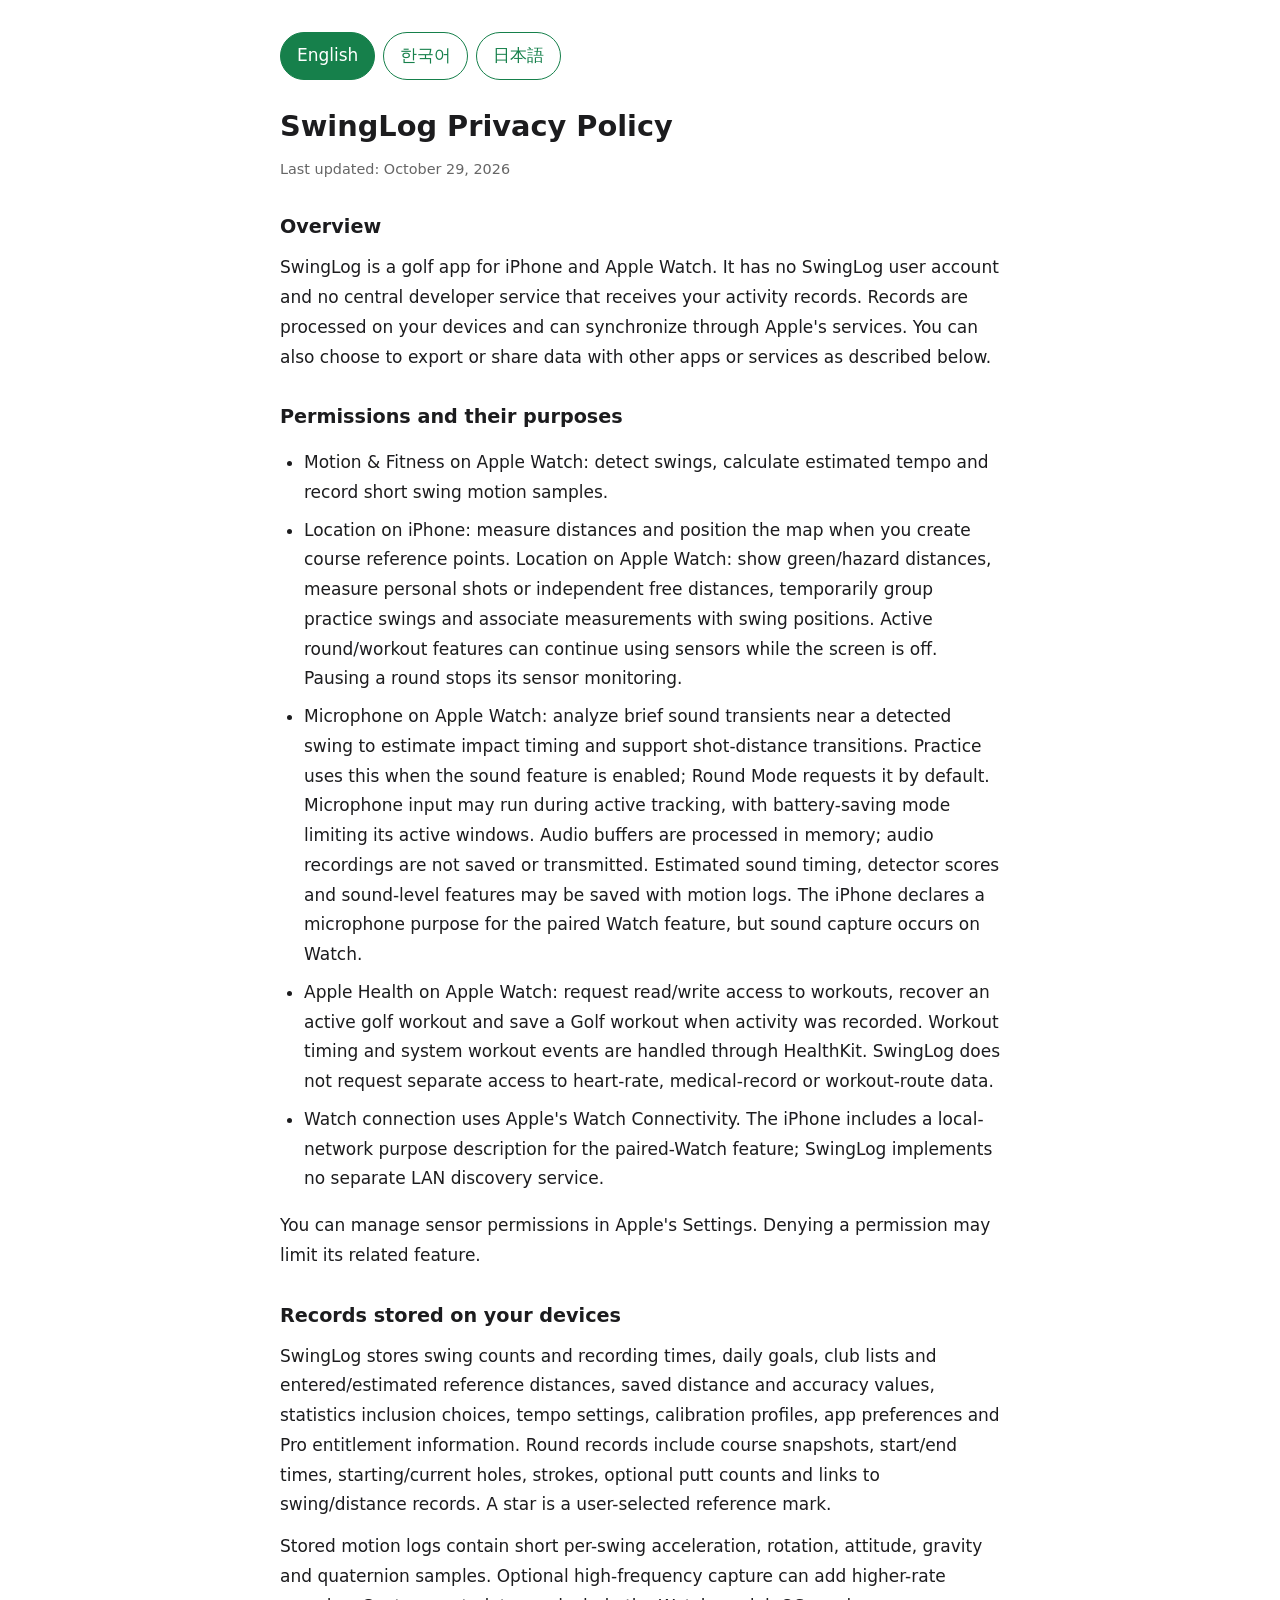
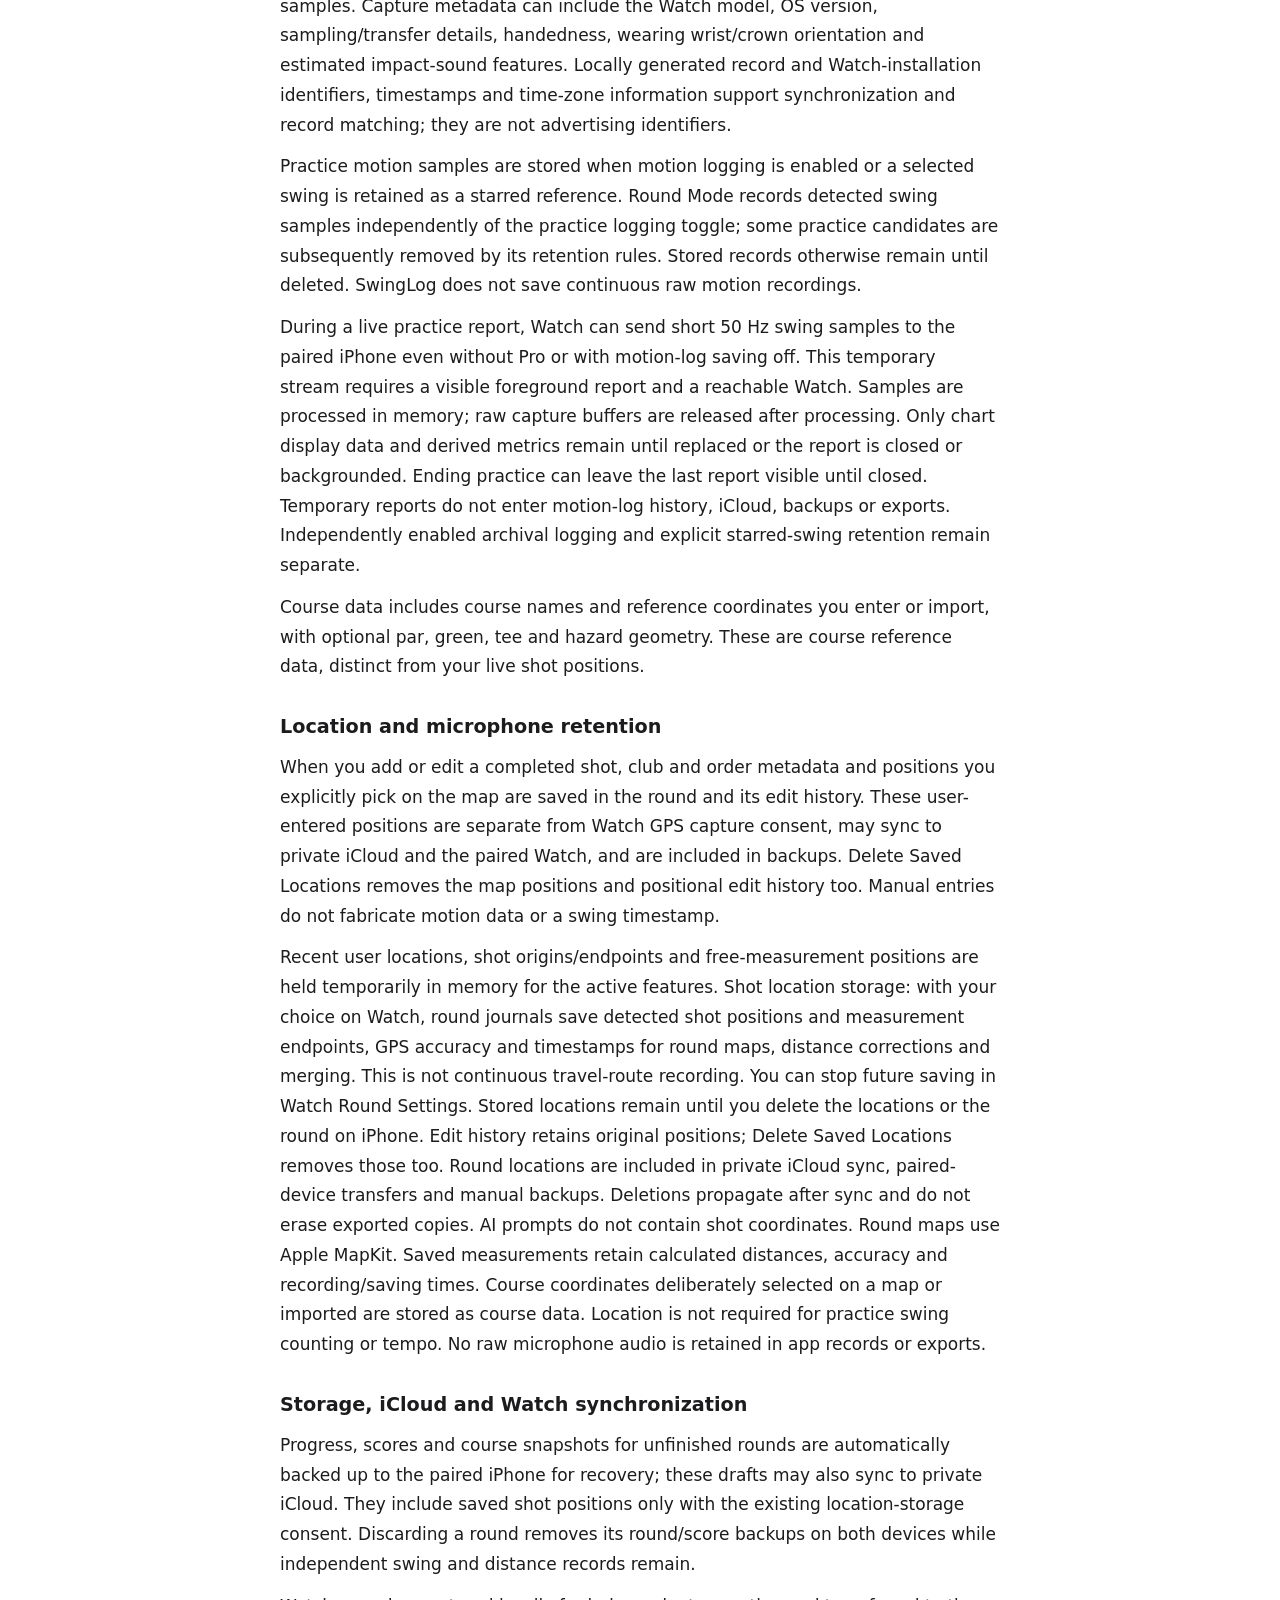
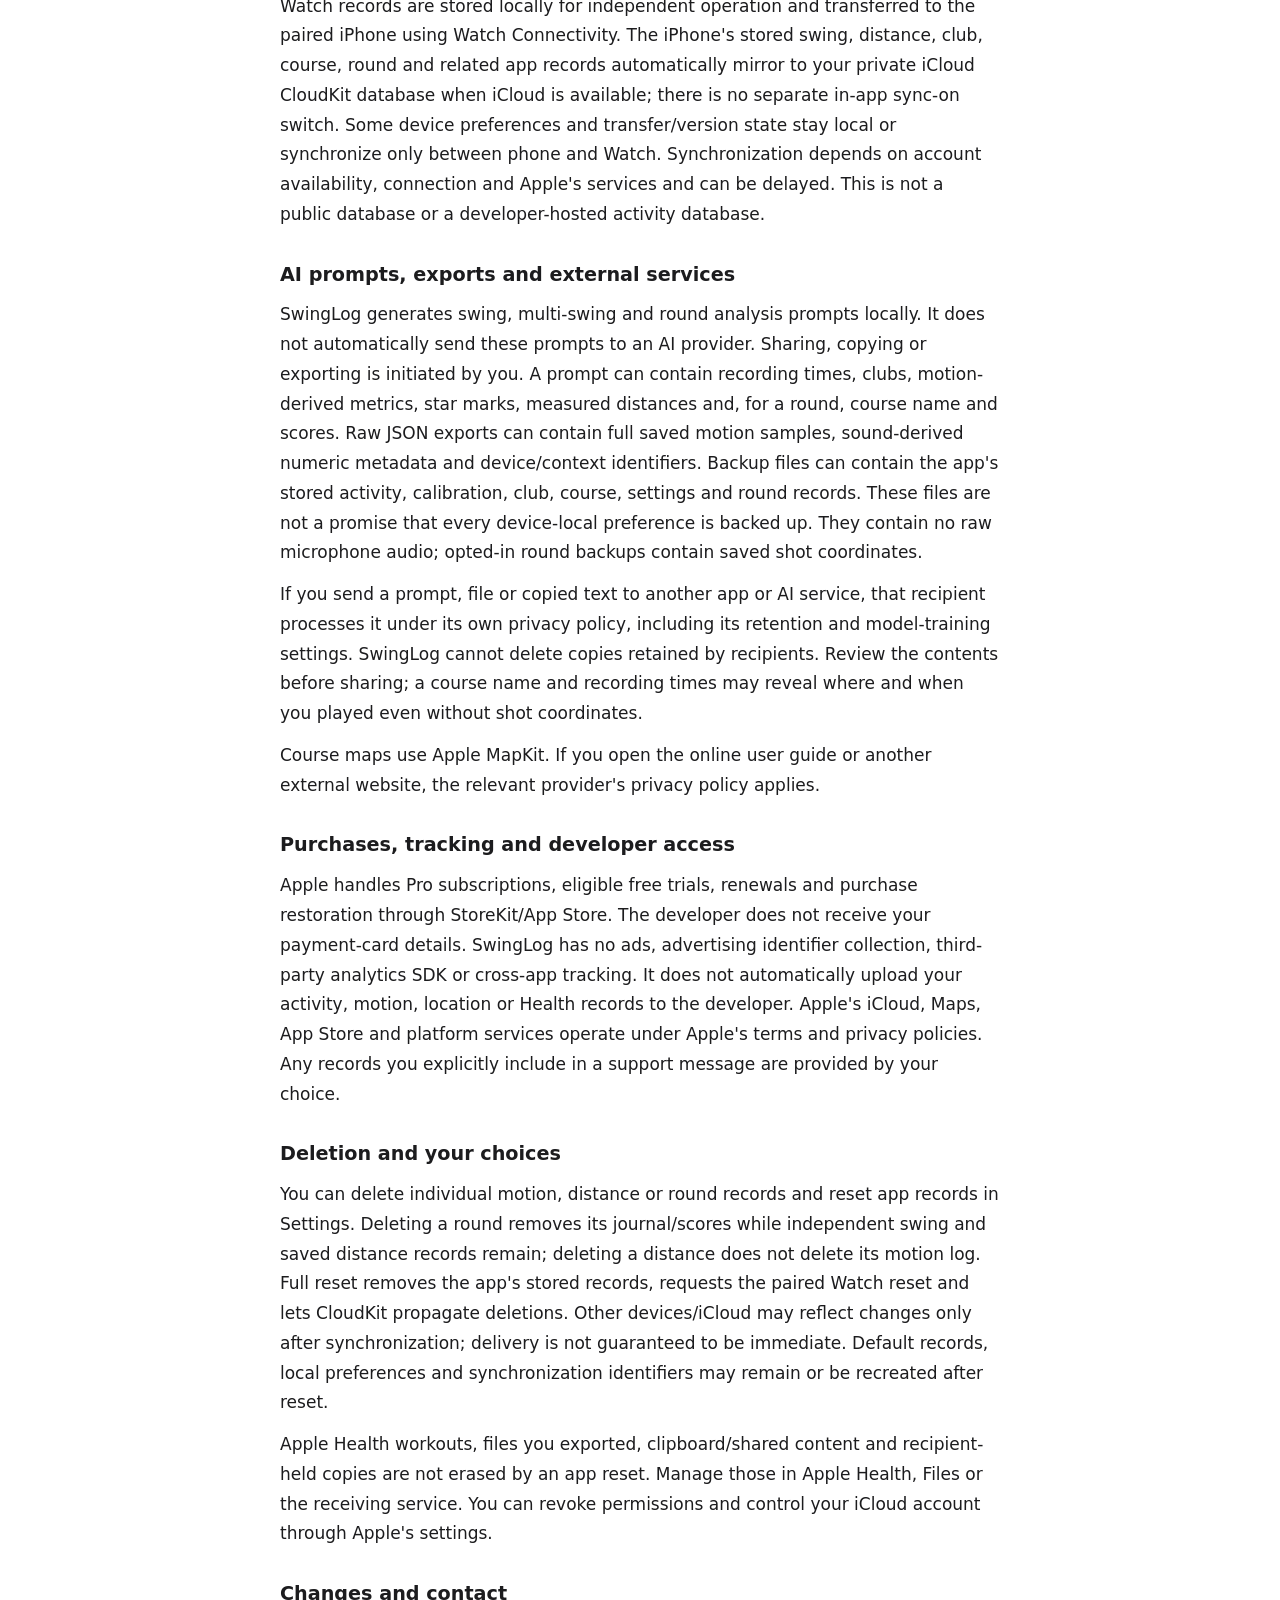
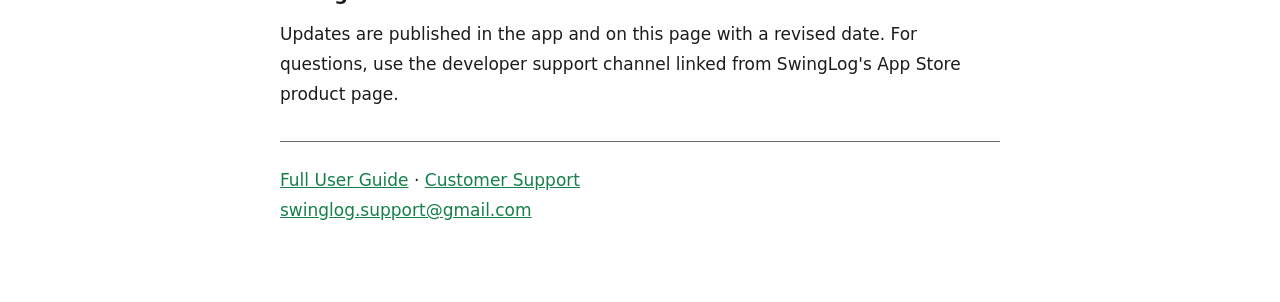
<file: index.html>
<!doctype html>
<html lang="en"><head><meta charset="utf-8"><meta name="viewport" content="width=device-width,initial-scale=1"><meta name="description" content="SwingLog privacy policy for iPhone and Apple Watch"><title>SwingLog Privacy Policy</title><style>
:root{color-scheme:light dark;--ink:#1c1c1e;--paper:#fff;--muted:#666;--accent:#16804b}
*{box-sizing:border-box}body{max-width:760px;margin:auto;padding:32px 20px 64px;background:var(--paper);color:var(--ink);font:17px/1.75 system-ui,-apple-system,sans-serif;overflow-wrap:anywhere}
nav{display:flex;gap:8px;flex-wrap:wrap;margin-bottom:28px}button{font:inherit;padding:8px 16px;border-radius:24px;border:1px solid var(--accent);color:var(--accent);background:transparent;cursor:pointer}button[aria-pressed=true]{background:var(--accent);color:white}button:focus-visible,a:focus-visible{outline:3px solid var(--accent);outline-offset:4px}
h1{font-size:1.8rem;line-height:1.3;margin:0 0 8px}h2{font-size:1.2rem;line-height:1.4;margin:32px 0 12px}p{margin:12px 0}.meta{color:var(--muted);font-size:.9rem}li{margin:8px 0}ul{padding-left:24px}a{color:var(--accent)}.guide-link{padding-top:24px;border-top:1px solid var(--muted);margin-top:32px}
@media(prefers-color-scheme:dark){:root{--ink:#eee;--paper:#101211;--muted:#bbb;--accent:#56cc93}button[aria-pressed=true]{color:#101211}}
@media print{nav{display:none}section[hidden]{display:none}}
</style></head><body><nav aria-label="Language"><button type="button" data-lang="en" aria-pressed="true">English</button><button type="button" data-lang="ko" aria-pressed="false">한국어</button><button type="button" data-lang="ja" aria-pressed="false">日本語</button></nav>
<section lang="en" data-lang="en">
<h1>SwingLog Privacy Policy</h1>
<p class="meta">Last updated: October 29, 2026</p>
<h2>Overview</h2>
<p>SwingLog is a golf app for iPhone and Apple Watch. It has no SwingLog user account and no central developer service that receives your activity records. Records are processed on your devices and can synchronize through Apple&#x27;s services. You can also choose to export or share data with other apps or services as described below.</p>
<h2>Permissions and their purposes</h2>
<ul><li>Motion &amp; Fitness on Apple Watch: detect swings, calculate estimated tempo and record short swing motion samples.</li><li>Location on iPhone: measure distances and position the map when you create course reference points. Location on Apple Watch: show green/hazard distances, measure personal shots or independent free distances, temporarily group practice swings and associate measurements with swing positions. Active round/workout features can continue using sensors while the screen is off. Pausing a round stops its sensor monitoring.</li><li>Microphone on Apple Watch: analyze brief sound transients near a detected swing to estimate impact timing and support shot-distance transitions. Practice uses this when the sound feature is enabled; Round Mode requests it by default. Microphone input may run during active tracking, with battery-saving mode limiting its active windows. Audio buffers are processed in memory; audio recordings are not saved or transmitted. Estimated sound timing, detector scores and sound-level features may be saved with motion logs. The iPhone declares a microphone purpose for the paired Watch feature, but sound capture occurs on Watch.</li><li>Apple Health on Apple Watch: request read/write access to workouts, recover an active golf workout and save a Golf workout when activity was recorded. Workout timing and system workout events are handled through HealthKit. SwingLog does not request separate access to heart-rate, medical-record or workout-route data.</li><li>Watch connection uses Apple&#x27;s Watch Connectivity. The iPhone includes a local-network purpose description for the paired-Watch feature; SwingLog implements no separate LAN discovery service.</li></ul>
<p>You can manage sensor permissions in Apple&#x27;s Settings. Denying a permission may limit its related feature.</p>
<h2>Records stored on your devices</h2>
<p>SwingLog stores swing counts and recording times, daily goals, club lists and entered/estimated reference distances, saved distance and accuracy values, statistics inclusion choices, tempo settings, calibration profiles, app preferences and Pro entitlement information. Round records include course snapshots, start/end times, starting/current holes, strokes, optional putt counts and links to swing/distance records. A star is a user-selected reference mark.</p>
<p>Stored motion logs contain short per-swing acceleration, rotation, attitude, gravity and quaternion samples. Optional high-frequency capture can add higher-rate samples. Capture metadata can include the Watch model, OS version, sampling/transfer details, handedness, wearing wrist/crown orientation and estimated impact-sound features. Locally generated record and Watch-installation identifiers, timestamps and time-zone information support synchronization and record matching; they are not advertising identifiers.</p>
<p>Practice motion samples are stored when motion logging is enabled or a selected swing is retained as a starred reference. Round Mode records detected swing samples independently of the practice logging toggle; some practice candidates are subsequently removed by its retention rules. Stored records otherwise remain until deleted. SwingLog does not save continuous raw motion recordings.</p>
<p>During a live practice report, Watch can send short 50 Hz swing samples to the paired iPhone even without Pro or with motion-log saving off. This temporary stream requires a visible foreground report and a reachable Watch. Samples are processed in memory; raw capture buffers are released after processing. Only chart display data and derived metrics remain until replaced or the report is closed or backgrounded. Ending practice can leave the last report visible until closed. Temporary reports do not enter motion-log history, iCloud, backups or exports. Independently enabled archival logging and explicit starred-swing retention remain separate.</p>
<p>Course data includes course names and reference coordinates you enter or import, with optional par, green, tee and hazard geometry. These are course reference data, distinct from your live shot positions.</p>
<h2>Location and microphone retention</h2>
<p>When you add or edit a completed shot, club and order metadata and positions you explicitly pick on the map are saved in the round and its edit history. These user-entered positions are separate from Watch GPS capture consent, may sync to private iCloud and the paired Watch, and are included in backups. Delete Saved Locations removes the map positions and positional edit history too. Manual entries do not fabricate motion data or a swing timestamp.</p>
<p>Recent user locations, shot origins/endpoints and free-measurement positions are held temporarily in memory for the active features. Shot location storage: with your choice on Watch, round journals save detected shot positions and measurement endpoints, GPS accuracy and timestamps for round maps, distance corrections and merging. This is not continuous travel-route recording. You can stop future saving in Watch Round Settings. Stored locations remain until you delete the locations or the round on iPhone. Edit history retains original positions; Delete Saved Locations removes those too. Round locations are included in private iCloud sync, paired-device transfers and manual backups. Deletions propagate after sync and do not erase exported copies. AI prompts do not contain shot coordinates. Round maps use Apple MapKit. Saved measurements retain calculated distances, accuracy and recording/saving times. Course coordinates deliberately selected on a map or imported are stored as course data. Location is not required for practice swing counting or tempo. No raw microphone audio is retained in app records or exports.</p>
<h2>Storage, iCloud and Watch synchronization</h2>
<p>Progress, scores and course snapshots for unfinished rounds are automatically backed up to the paired iPhone for recovery; these drafts may also sync to private iCloud. They include saved shot positions only with the existing location-storage consent. Discarding a round removes its round/score backups on both devices while independent swing and distance records remain.</p>
<p>Watch records are stored locally for independent operation and transferred to the paired iPhone using Watch Connectivity. The iPhone&#x27;s stored swing, distance, club, course, round and related app records automatically mirror to your private iCloud CloudKit database when iCloud is available; there is no separate in-app sync-on switch. Some device preferences and transfer/version state stay local or synchronize only between phone and Watch. Synchronization depends on account availability, connection and Apple&#x27;s services and can be delayed. This is not a public database or a developer-hosted activity database.</p>
<h2>AI prompts, exports and external services</h2>
<p>SwingLog generates swing, multi-swing and round analysis prompts locally. It does not automatically send these prompts to an AI provider. Sharing, copying or exporting is initiated by you. A prompt can contain recording times, clubs, motion-derived metrics, star marks, measured distances and, for a round, course name and scores. Raw JSON exports can contain full saved motion samples, sound-derived numeric metadata and device/context identifiers. Backup files can contain the app&#x27;s stored activity, calibration, club, course, settings and round records. These files are not a promise that every device-local preference is backed up. They contain no raw microphone audio; opted-in round backups contain saved shot coordinates.</p>
<p>If you send a prompt, file or copied text to another app or AI service, that recipient processes it under its own privacy policy, including its retention and model-training settings. SwingLog cannot delete copies retained by recipients. Review the contents before sharing; a course name and recording times may reveal where and when you played even without shot coordinates.</p>
<p>Course maps use Apple MapKit. If you open the online user guide or another external website, the relevant provider&#x27;s privacy policy applies.</p>
<h2>Purchases, tracking and developer access</h2>
<p>Apple handles Pro subscriptions, eligible free trials, renewals and purchase restoration through StoreKit/App Store. The developer does not receive your payment-card details. SwingLog has no ads, advertising identifier collection, third-party analytics SDK or cross-app tracking. It does not automatically upload your activity, motion, location or Health records to the developer. Apple&#x27;s iCloud, Maps, App Store and platform services operate under Apple&#x27;s terms and privacy policies. Any records you explicitly include in a support message are provided by your choice.</p>
<h2>Deletion and your choices</h2>
<p>You can delete individual motion, distance or round records and reset app records in Settings. Deleting a round removes its journal/scores while independent swing and saved distance records remain; deleting a distance does not delete its motion log. Full reset removes the app&#x27;s stored records, requests the paired Watch reset and lets CloudKit propagate deletions. Other devices/iCloud may reflect changes only after synchronization; delivery is not guaranteed to be immediate. Default records, local preferences and synchronization identifiers may remain or be recreated after reset.</p>
<p>Apple Health workouts, files you exported, clipboard/shared content and recipient-held copies are not erased by an app reset. Manage those in Apple Health, Files or the receiving service. You can revoke permissions and control your iCloud account through Apple&#x27;s settings.</p>
<h2>Changes and contact</h2>
<p>Updates are published in the app and on this page with a revised date. For questions, use the developer support channel linked from SwingLog&#x27;s App Store product page.</p>
<p class="guide-link"><a href="guide/en/">Full User Guide</a> · <a href="support/?lang=en">Customer Support</a><br><a href="mailto:swinglog.support@gmail.com">swinglog.support@gmail.com</a></p>
</section>
<section lang="ko" data-lang="ko">
<h1>SwingLog 개인정보 처리방침</h1>
<p class="meta">최종 업데이트: 2026년 10월 29일</p>
<h2>개요</h2>
<p>SwingLog는 iPhone과 Apple Watch용 골프 앱입니다. 별도의 SwingLog 사용자 계정이나 활동 기록을 받는 개발자의 중앙 서버가 없습니다. 기록은 기기에서 처리되며 Apple의 서비스를 통해 동기화될 수 있습니다. 아래에 설명한 내보내기·공유 기능으로 사용자가 다른 앱이나 서비스에 데이터를 전달할 수도 있습니다.</p>
<h2>권한과 사용 목적</h2>
<ul><li>Apple Watch 모션 및 피트니스: 스윙 감지, 추정 템포 계산, 스윙별 짧은 모션 샘플 기록에 사용합니다.</li><li>iPhone 위치: 거리 측정과 코스 기준점을 만들 때 지도 위치를 잡는 데 사용합니다. Apple Watch 위치: 그린·해저드 거리, 샷 거리와 독립적인 자유 거리 측정, 연습 스윙의 임시 그룹화, 스윙 위치와 측정 연결에 사용합니다. 진행 중인 라운드·운동 기능은 화면이 꺼져도 센서를 사용할 수 있습니다. 라운드 일시정지는 해당 센서 모니터링을 중단합니다.</li><li>Apple Watch 마이크: 감지된 스윙 주변의 짧은 소리 변화를 분석해 임팩트 시점을 추정하고 샷 거리 측정 전환을 보조합니다. 연습에서는 타격음 기능을 켰을 때, 라운드에서는 기본으로 사용 권한을 요청합니다. 추적 중 마이크가 작동할 수 있으며 배터리 절약 모드는 작동 구간을 제한합니다. 오디오 버퍼는 메모리에서 처리하고 녹음 파일을 저장하거나 전송하지 않습니다. 추정 소리 시점, 감지 점수, 소리 크기 등의 수치 특징은 모션 로그에 저장될 수 있습니다. iPhone에는 워치 기능을 위한 마이크 목적 문구가 선언되어 있지만 실제 소리 캡처는 워치에서 이루어집니다.</li><li>Apple Watch 건강: 운동 기록 읽기·쓰기 권한을 요청해 진행 중인 골프 운동을 복구하고, 활동이 기록되면 골프 운동을 저장합니다. 운동 시각과 시스템 운동 이벤트는 HealthKit을 통해 처리합니다. 심박수·의료 기록·운동 경로에 대한 별도 접근 권한은 요청하지 않습니다.</li><li>워치 연결은 Apple Watch Connectivity를 사용합니다. iPhone에는 워치 연결을 위한 로컬 네트워크 목적 문구가 있으며 별도의 LAN 탐색 서비스는 구현되어 있지 않습니다.</li></ul>
<p>센서 권한은 Apple의 설정에서 관리할 수 있습니다. 권한을 거부하면 관련 기능이 제한될 수 있습니다.</p>
<h2>기기에 저장하는 기록</h2>
<p>스윙 횟수와 기록 시각, 일일 목표, 클럽 목록과 입력·추정한 기준 비거리, 저장한 거리와 정확도, 통계 포함 여부, 템포 설정, 보정 프로필, 앱 설정 및 Pro 구매 권한 정보를 저장합니다. 라운드에는 코스 정보의 사본, 시작·종료 시각, 시작·현재 홀, 타수, 선택적으로 기록한 퍼팅 수, 스윙·거리 기록의 연결 정보를 저장합니다. 별표는 사용자가 선택한 기준 표시입니다.</p>
<p>모션 로그에는 스윙별 짧은 가속도·회전·자세·중력·쿼터니언 샘플이 저장됩니다. 고속 샘플링을 사용하면 더 높은 빈도의 샘플이 추가될 수 있습니다. 캡처 정보에는 워치 모델, OS 버전, 샘플링·전송 정보, 주사용 손, 착용 손목·크라운 방향, 추정 타격음 수치 특징 등이 포함될 수 있습니다. 기기에서 만든 기록·워치 설치 식별자, 시각과 시간대 정보는 동기화와 기록 연결에 쓰이며 광고 식별자가 아닙니다.</p>
<p>연습 모션 샘플은 모션 기록을 켜거나 별표한 스윙을 보관할 때 저장됩니다. 라운드 모드는 연습 기록 토글과 별개로 감지된 스윙 샘플을 기록하고, 일부 연습 후보는 정리 로직에 따라 제거됩니다. 그 외 저장된 기록은 삭제할 때까지 보관합니다. 연속된 원본 모션 녹화는 저장하지 않습니다.</p>
<p>실시간 연습 리포트는 Pro가 없거나 모션 로그 저장이 꺼져 있어도 워치의 짧은 50Hz 스윙 샘플을 연결된 아이폰에 전달할 수 있습니다. 아이폰 리포트가 화면에 열려 있고 워치와 즉시 통신할 수 있을 때만 임시 전송합니다. 샘플은 메모리에서 처리하고 원본 캡처 버퍼는 처리 후 해제합니다. 그래프 표시 데이터와 계산 수치만 다음 리포트로 대체되거나 화면을 닫거나 앱을 백그라운드로 보낼 때까지 유지됩니다. 연습 종료 후에는 닫을 때까지 마지막 리포트가 보일 수 있습니다. 임시 리포트는 모션 로그 목록·iCloud·백업·내보내기에 포함되지 않습니다. 별도로 켠 기록 저장과 직접 별표한 스윙의 보관은 독립적으로 동작합니다.</p>
<p>코스 데이터에는 입력·가져온 코스 이름과 기준 좌표, 선택적인 Par·그린·티·해저드 영역이 포함됩니다. 이는 사용자의 실제 샷 위치와 구분되는 코스 기준 정보입니다.</p>
<h2>위치와 마이크 정보의 보관</h2>
<p>종료된 라운드에서 샷을 추가·수정하면 클럽·순서 정보와 지도에서 직접 지정한 위치가 라운드 및 수정 이력에 저장됩니다. 지도 입력은 워치 GPS 수집 동의와 별개이며, 개인 iCloud·워치 전송·백업에 포함됩니다. 저장된 위치 삭제는 지도 지정 위치와 위치 수정 이력도 제거합니다. 수동 샷은 모션 데이터나 실제 스윙 시각을 생성하지 않습니다.</p>
<p>최근 사용자 위치, 샷의 시작·종료 위치와 자유 측정 위치는 기능을 위해 메모리에 임시 보관합니다. 워치에서 동의하면 라운드 지도·거리 수정·샷 합치기를 위해 감지된 샷 위치와 측정 종료점의 좌표·GPS 정확도·시각을 라운드에 저장합니다. 연속 이동 경로는 기록하지 않습니다. 워치 라운드 설정에서 이후 위치 저장을 중단할 수 있습니다. 기존 위치는 아이폰에서 위치만 삭제하거나 라운드를 삭제하기 전까지 유지됩니다. 수정 이력의 원본 위치도 저장된 위치 삭제 시 제거합니다. 위치는 개인 iCloud·연결된 기기 전송·수동 라운드 백업에 포함됩니다. 삭제는 동기화 후 반영되며 내보낸 사본은 삭제하지 않습니다. AI 프롬프트에는 샷 좌표를 포함하지 않습니다. 라운드 지도는 Apple MapKit을 사용합니다. 거리 기록에는 계산한 거리, 정확도, 기록·저장 시각을 보관합니다. 지도에서 직접 선택하거나 가져온 코스 좌표는 코스 데이터로 저장합니다. 연습 스윙 카운트와 템포에는 위치가 필요하지 않습니다. 원본 마이크 오디오는 앱 기록이나 내보내기에 보관하지 않습니다.</p>
<h2>저장·iCloud·워치 동기화</h2>
<p>미완료 라운드의 진행 상황·스코어·코스 정보는 복구를 위해 연결된 아이폰에 자동 백업되며, 개인 iCloud에도 동기화될 수 있습니다. 저장된 샷 위치는 기존 위치 저장 동의가 있을 때만 포함됩니다. 라운드를 폐기하면 양쪽의 라운드·스코어 백업을 삭제하고, 별도의 스윙·거리 기록은 유지합니다.</p>
<p>워치는 독립적으로 작동하도록 기록을 로컬에 저장하고 Watch Connectivity로 연결된 iPhone에 전달합니다. iPhone의 스윙·거리·클럽·코스·라운드 등 저장 기록은 iCloud가 사용 가능하면 사용자의 개인 CloudKit 데이터베이스에 자동 미러링됩니다. 별도의 앱 내 동기화 켜기 스위치는 없습니다. 일부 기기 설정과 전송·버전 상태는 로컬에 남거나 폰·워치 사이에서만 동기화됩니다. 동기화는 계정·연결·Apple 서비스 상태에 따라 지연될 수 있습니다. 공개 데이터베이스나 개발자의 활동 기록 서버를 사용하지 않습니다.</p>
<h2>AI 프롬프트·내보내기·외부 서비스</h2>
<p>SwingLog는 단일·여러 스윙과 라운드 분석용 프롬프트를 기기에서 만듭니다. AI 제공자에게 자동 전송하지 않으며 공유·복사·내보내기는 사용자가 시작합니다. 프롬프트에는 기록 시각, 클럽, 모션 분석 수치, 별표, 측정 거리와 라운드의 코스 이름·스코어 등이 포함될 수 있습니다. 원시 JSON에는 저장된 전체 모션 샘플, 소리에서 얻은 수치 특징, 기기·캡처 식별 정보가 포함될 수 있습니다. 백업에는 활동·보정·클럽·코스·설정·라운드 기록이 포함될 수 있지만 모든 기기별 설정을 백업하는 것은 아닙니다. 원본 마이크 오디오는 포함하지 않습니다. 동의 후 저장한 라운드 샷 좌표는 백업에 포함됩니다.</p>
<p>프롬프트·파일·복사한 내용을 다른 앱이나 AI 서비스에 보내면, 해당 서비스의 개인정보 처리방침과 보관·모델 학습 설정이 적용됩니다. SwingLog에서 수신자가 보관한 사본을 삭제할 수 없습니다. 공유 전에 내용을 확인해 주세요. 샷 좌표가 없어도 코스 이름과 기록 시각으로 플레이 장소·시간이 드러날 수 있습니다.</p>
<p>코스 지도는 Apple MapKit을 사용합니다. 온라인 사용 설명서 등 외부 웹사이트를 열면 해당 제공자의 개인정보 처리방침이 적용됩니다.</p>
<h2>구매·추적·개발자 접근</h2>
<p>Pro 구독, 체험 대상자의 무료 체험, 갱신과 구매 복원은 Apple의 StoreKit·App Store가 처리하며 개발자는 결제 카드 정보를 받지 않습니다. 광고, 광고 식별자 수집, 제3자 분석 SDK, 다른 앱을 넘나드는 추적을 사용하지 않습니다. 활동·모션·위치·건강 기록을 개발자에게 자동 업로드하지 않습니다. Apple의 iCloud·지도·App Store·플랫폼 서비스에는 Apple의 약관과 개인정보 처리방침이 적용됩니다. 지원 문의에 직접 첨부하는 기록은 사용자가 선택해 제공하는 정보입니다.</p>
<h2>삭제와 사용자 선택권</h2>
<p>개별 모션·거리·라운드 기록을 삭제하고 설정에서 앱 기록을 초기화할 수 있습니다. 라운드를 삭제하면 라운드·스코어만 삭제하고 독립적인 스윙·저장 거리 기록은 유지합니다. 거리 삭제는 모션 로그를 삭제하지 않습니다. 전체 초기화는 앱의 저장 기록을 삭제하고 연결된 워치에 초기화를 요청하며 CloudKit을 통해 삭제를 반영합니다. 다른 기기·iCloud 반영은 동기화 이후에 이루어질 수 있어 즉시 완료를 보장하지 않습니다. 기본 데이터, 로컬 설정과 동기화 식별 정보는 일부 남거나 초기화 후 재생성될 수 있습니다.</p>
<p>Apple 건강의 운동, 내보낸 파일, 클립보드·공유한 내용, 수신자가 가진 사본은 앱 초기화로 삭제되지 않습니다. Apple 건강·파일 앱 또는 수신 서비스에서 별도로 관리해야 합니다. 권한과 iCloud 계정은 Apple의 설정에서 관리할 수 있습니다.</p>
<h2>방침 변경과 문의</h2>
<p>갱신된 방침은 앱과 이 페이지에 수정 날짜와 함께 제공합니다. 문의는 App Store의 SwingLog 제품 페이지에 연결된 개발자 지원 채널을 이용해 주세요.</p>
<p class="guide-link"><a href="guide/ko/">상세 사용 설명서</a> · <a href="support/?lang=ko">고객지원</a><br><a href="mailto:swinglog.support@gmail.com">swinglog.support@gmail.com</a></p>
</section>
<section lang="ja" data-lang="ja">
<h1>SwingLog プライバシーポリシー</h1>
<p class="meta">最終更新: 2026年10月29日</p>
<h2>概要</h2>
<p>SwingLogはiPhoneとApple Watch向けのゴルフアプリです。SwingLogのユーザーアカウントや活動記録を受信する開発者の中央サーバーはありません。記録はデバイスで処理され、Appleのサービスを通じて同期される場合があります。以下の書き出し・共有機能で、ユーザーが他のアプリやサービスにデータを渡すこともできます。</p>
<h2>権限と利用目的</h2>
<ul><li>Apple Watchのモーションとフィットネス：スイング検出、推定テンポ計算、スイングごとの短いモーション記録に使います。</li><li>iPhoneの位置情報：距離測定とコース基準点作成時の地図表示位置に使います。Watchの位置情報：グリーン・ハザード距離、ショットと独立した自由距離測定、素振りの一時的なグループ化、スイング位置と測定の関連付けに使います。進行中のラウンド・ワークアウトは画面消灯中もセンサーを使用する場合があります。ラウンドの一時停止はそのセンサー監視を停止します。</li><li>Watchのマイク：検出スイング付近の短い音の変化を分析し、インパクト時刻の推定とショット距離測定の切り替えを補助します。練習では打音機能が有効な場合、ラウンドでは既定で使用許可を求めます。追跡中はマイクが動作し、省電力モードは動作区間を制限します。音声バッファーはメモリで処理し、録音ファイルは保存・送信しません。推定音時刻、検出スコア、音量などの数値特徴はモーションログに保存される場合があります。iPhoneにはペアリングされたWatch機能のマイク目的説明がありますが、音の取得はWatchで行います。</li><li>Watchのヘルスケア：ワークアウトの読み書き権限を求め、進行中のゴルフワークアウトを復元し、活動が記録された場合にゴルフワークアウトを保存します。ワークアウト時刻・システムイベントをHealthKitで処理します。心拍数・医療記録・ワークアウト経路への別個のアクセスは求めません。</li><li>Watch接続はAppleのWatch Connectivityを使います。iPhoneにはペアリングWatch機能のローカルネットワーク目的説明がありますが、独自のLAN探索サービスは実装していません。</li></ul>
<p>センサー権限はAppleの設定で管理できます。拒否すると関連機能が制限される場合があります。</p>
<h2>デバイスに保存する記録</h2>
<p>スイング数・記録時刻、日次目標、クラブ一覧と入力・推定した基準飛距離、保存距離と精度、統計への算入設定、テンポ設定、較正プロファイル、アプリ設定、Pro購入権利情報を保存します。ラウンドはコースのスナップショット、開始・終了時刻、開始・現在ホール、打数、任意のパット数、スイング・距離記録への関連付けを含みます。星印はユーザー自身が選ぶ基準マークです。</p>
<p>モーションログにはスイングごとの短い加速度・回転・姿勢・重力・クォータニオンサンプルを保存します。高頻度取得では追加サンプルが含まれる場合があります。取得情報にはWatchモデル、OS版、サンプリング・転送情報、利き手、装着手首・クラウン方向、推定打音の数値特徴が含まれる場合があります。ローカル生成の記録・Watchインストール識別子、時刻・タイムゾーンは同期と記録の照合に使い、広告識別子ではありません。</p>
<p>練習モーションは記録機能が有効な場合や星付き基準スイングを保持する場合に保存します。ラウンドは練習の記録設定とは別に検出スイングを記録し、一部の素振り候補は整理ルールで削除されます。その他の保存記録は削除するまで保持します。連続した生のモーション記録は保存しません。</p>
<p>ライブ練習レポートでは、Pro未加入またはモーションログ保存がオフでも、Watchの短い50HzスイングサンプルをペアリングiPhoneへ送る場合があります。レポートが前面に表示され、Watchと即時通信できる間だけ一時送信します。サンプルはメモリで処理し、元の取得バッファーは処理後に解放します。グラフ表示データと算出指標のみを、次のレポートへの置換・画面を閉じる・バックグラウンド移行まで保持します。練習終了後も閉じるまで最後の表示が残る場合があります。一時レポートはログ一覧・iCloud・バックアップ・書き出しに含みません。別途有効にしたログ保存や明示的な星付きスイングの保持は独立します。</p>
<p>コースデータには入力・読み込んだ名前と基準座標、任意のPar・グリーン・ティー・ハザード領域を含みます。これらは実際のショット位置とは別のコース基準情報です。</p>
<h2>位置・マイク情報の保持</h2>
<p>終了済みラウンドのショットを追加・編集すると、クラブ・順序と地図で明示指定した位置をラウンドと編集履歴に保存します。地図入力はWatch GPS記録の同意と別で、個人のiCloud・Watch転送・バックアップに含まれます。保存位置の削除で地図位置と位置編集履歴も消去します。手動ショットはモーションデータや実際の打球時刻を作成しません。</p>
<p>最近のユーザー位置、ショット始点・終点、自由測定位置は機能のため一時的にメモリに保持します。Watchで同意すると、地図・距離修正・ショット統合のため、検出位置と測定終了点の座標・GPS精度・時刻をラウンドに保存します。連続移動経路は記録しません。Watchのラウンド設定で以降の保存を停止できます。保存位置はiPhoneで位置のみ、またはラウンドを削除するまで保持します。編集履歴の元の位置も保存位置の削除で消去します。位置は個人のiCloud・端末間転送・手動バックアップに含まれます。削除は同期後に反映し、書き出したコピーは消去しません。AIプロンプトにショット座標は含めません。ラウンド地図はApple MapKitを使います。 距離記録には計算距離、精度、記録・保存時刻を保持します。地図上で選択・読み込んだコース座標はコースデータとして保存します。練習のスイング数やテンポに位置情報は不要です。生のマイク音声はアプリ記録や書き出しに保持しません。</p>
<h2>保存・iCloud・Watch同期</h2>
<p>未完了ラウンドの進行・スコア・コース情報を復元用にペアリングiPhoneへ自動バックアップし、個人のiCloudにも同期する場合があります。保存済みショット位置は既存の位置保存同意がある場合のみ含みます。破棄すると両端末のラウンド・スコアのバックアップを削除し、独立したスイング・距離記録は保持します。</p>
<p>Watchは単独動作のためローカルに保存し、Watch ConnectivityでペアリングiPhoneに渡します。iPhoneのスイング・距離・クラブ・コース・ラウンドなどの保存記録は、iCloudが利用可能なら個人のプライベートCloudKitデータベースに自動ミラーリングされます。アプリ内の独立した同期オンスイッチはありません。一部の端末設定や転送・版管理状態はローカルに残るか、iPhoneとWatch間のみで同期します。同期はアカウント、接続、Appleサービスによって遅れる場合があります。公開データベースや開発者の活動記録サーバーは使いません。</p>
<h2>AIプロンプト・書き出し・外部サービス</h2>
<p>単一・複数スイングやラウンド分析用プロンプトはデバイスで作成し、AI提供者へ自動送信しません。共有・コピー・書き出しはユーザーが開始します。記録時刻、クラブ、モーション指標、星印、測定距離、ラウンドのコース名・スコアなどを含み得ます。生JSONには保存済みの全モーションサンプル、音から得た数値特徴、端末・取得識別情報を含み得ます。バックアップには活動・較正・クラブ・コース・設定・ラウンド記録を含み得ますが、全端末設定をバックアップするものではありません。生音声は含みません。同意後に保存したラウンドのショット座標はバックアップに含まれます。</p>
<p>他のアプリやAIサービスにプロンプト・ファイル・コピーした内容を送ると、受信者のプライバシーポリシーと保持・モデル学習設定が適用されます。SwingLogから受信者のコピーを削除できません。共有前に内容を確認してください。ショット座標がなくてもコース名と時刻でプレー場所・時間が分かる場合があります。</p>
<p>コース地図はApple MapKitを使います。オンラインの使い方ガイドなど外部サイトを開くと、その提供者のプライバシーポリシーが適用されます。</p>
<h2>購入・追跡・開発者アクセス</h2>
<p>Proサブスクリプション、対象者の無料トライアル、更新・購入復元はAppleのStoreKit・App Storeが処理し、開発者はカード情報を受け取りません。広告、広告識別子収集、第三者分析SDK、アプリ横断追跡はありません。活動・モーション・位置・ヘルスケア記録を開発者に自動アップロードしません。AppleのiCloud・地図・App Store・プラットフォームにはAppleの規約とポリシーが適用されます。サポートに明示的に添付する記録はユーザーの選択で提供されます。</p>
<h2>削除と選択</h2>
<p>個別モーション・距離・ラウンド記録を削除し、設定からアプリ記録をリセットできます。ラウンド削除はジャーナルとスコアを削除し、独立したスイング・保存距離は残ります。距離削除はモーションログを削除しません。全リセットは保存記録を削除し、ペアリングWatchへのリセットを要求してCloudKitに削除を反映します。他端末・iCloudへの反映は同期後になる場合があり、即時完了は保証しません。既定データ、ローカル設定、同期識別情報は一部残るか再生成される場合があります。</p>
<p>Appleヘルスケアのワークアウト、書き出しファイル、クリップボード・共有内容、受信者のコピーはアプリリセットで消えません。Appleヘルスケア・ファイルや受信サービスで別途管理してください。権限・iCloudアカウントはAppleの設定で管理できます。</p>
<h2>変更とお問い合わせ</h2>
<p>更新したポリシーをアプリとこのページで改定日とともに提供します。お問い合わせはSwingLogのApp Store製品ページにある開発者サポート窓口を利用してください。</p>
<p class="guide-link"><a href="guide/ja/">詳しい使い方</a> · <a href="support/?lang=ja">サポート</a><br><a href="mailto:swinglog.support@gmail.com">swinglog.support@gmail.com</a></p>
</section>
<script>
const buttons = document.querySelectorAll('nav button');
function show(lang) {
  if (!['en','ko','ja'].includes(lang)) lang = 'en';
  document.documentElement.lang = lang;
  document.querySelectorAll('section[data-lang]').forEach(s => s.hidden = s.dataset.lang !== lang);
  buttons.forEach(b => b.setAttribute('aria-pressed', String(b.dataset.lang === lang)));
}
buttons.forEach(b => b.addEventListener('click', () => {
  show(b.dataset.lang);
  const url = new URL(location.href);
  url.searchParams.set('lang', b.dataset.lang);
  history.replaceState(null, '', url);
}));
show(new URLSearchParams(location.search).get('lang') || (navigator.language || 'en').slice(0,2));
</script></body></html>
</file>
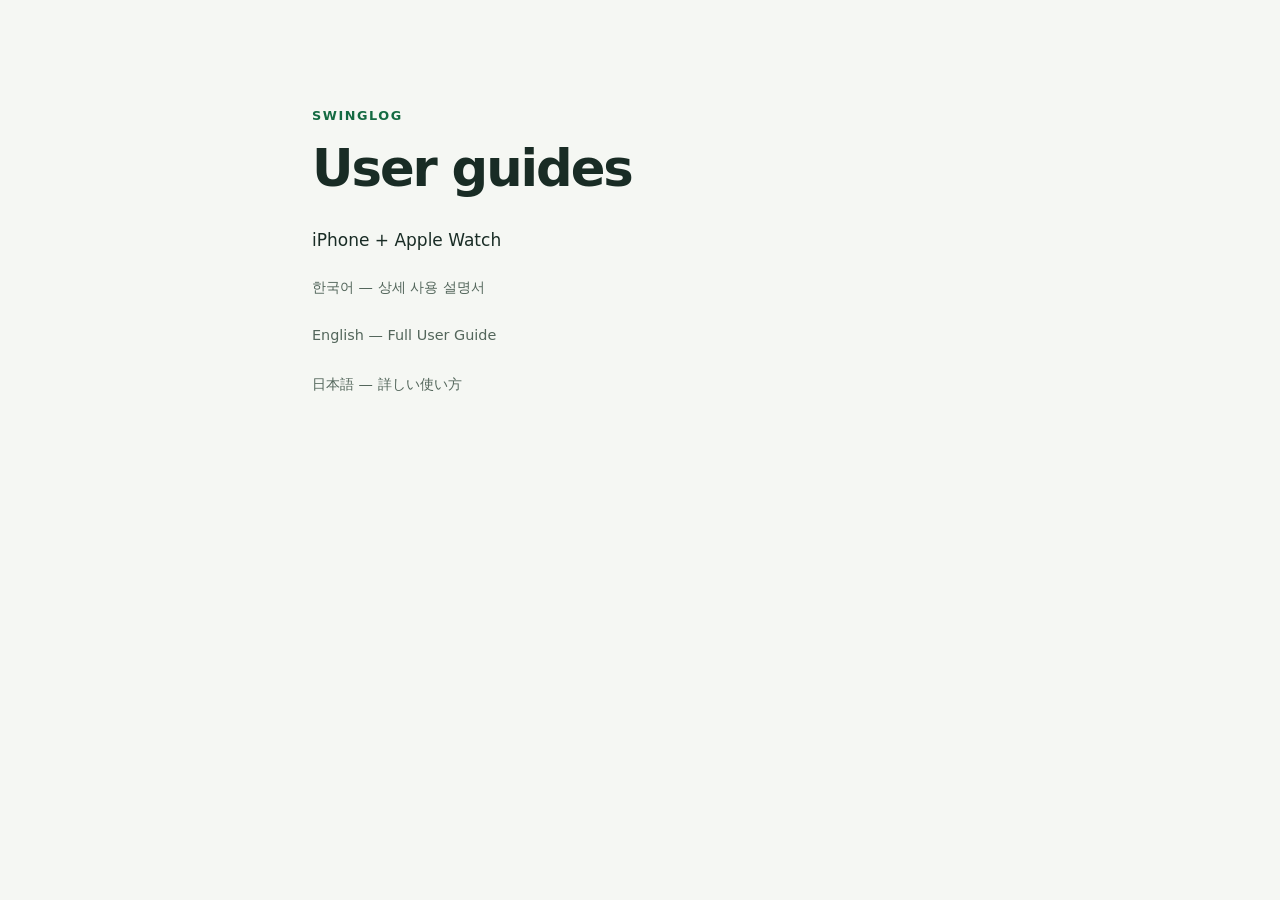
<file: guide/index.html>
<!doctype html><html lang="en"><head><meta charset="utf-8"><meta name="viewport" content="width=device-width,initial-scale=1"><title>SwingLog Guides</title><link rel="stylesheet" href="assets/guide.css"></head><body><main style="max-width:720px;margin:8vh auto;padding:2rem"><div class="eyebrow">SWINGLOG</div><h1>User guides</h1><p>iPhone + Apple Watch</p><nav aria-label="Language"><p><a href="ko/" lang="ko">한국어 — 상세 사용 설명서</a></p><p><a href="en/" lang="en">English — Full User Guide</a></p><p><a href="ja/" lang="ja">日本語 — 詳しい使い方</a></p></nav></main></body></html>
</file>
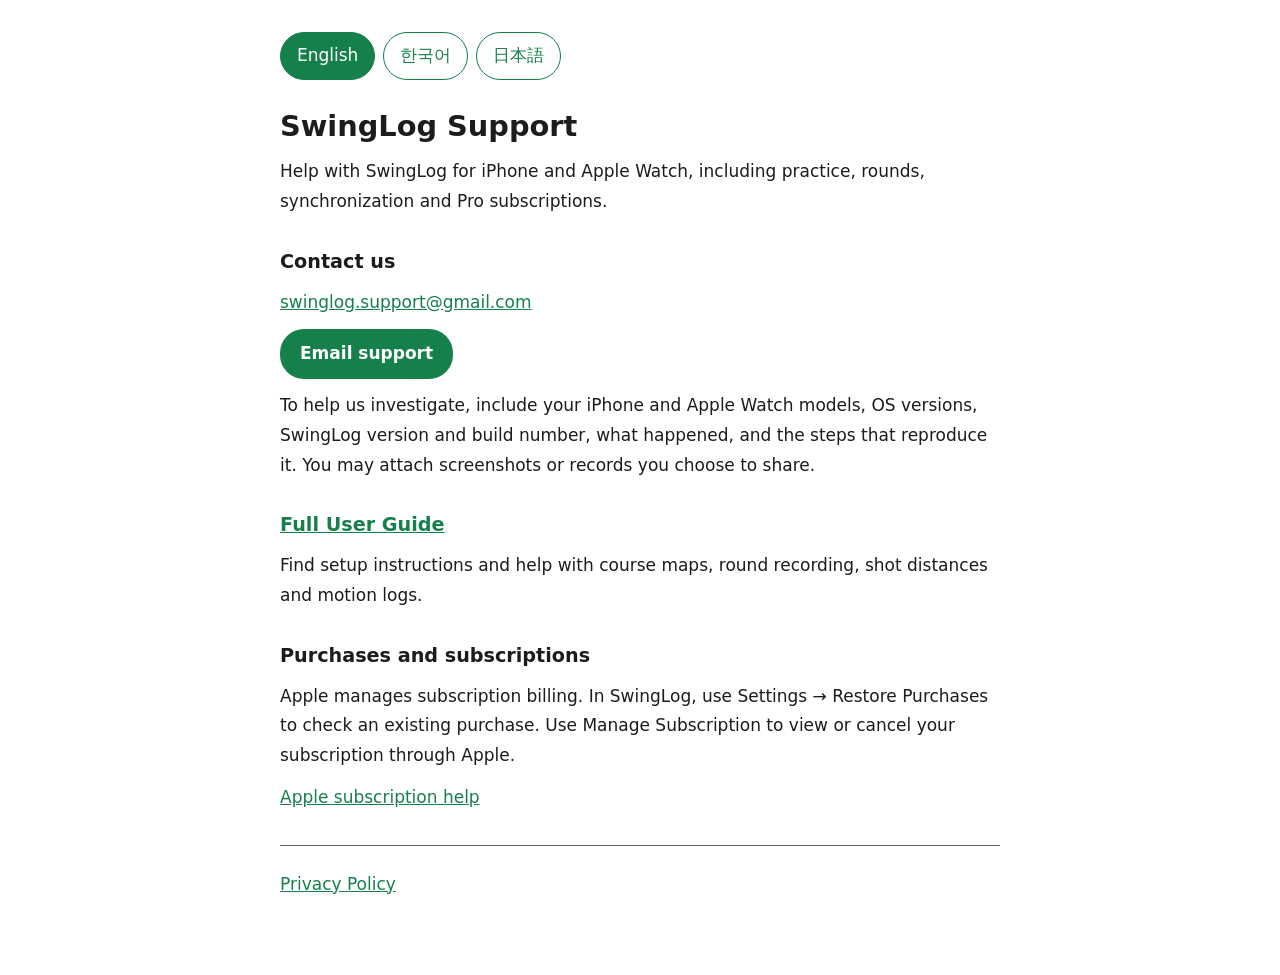
<file: support/index.html>
<!doctype html>
<html lang="en"><head><meta charset="utf-8"><meta name="viewport" content="width=device-width,initial-scale=1"><meta name="description" content="Contact SwingLog support for iPhone and Apple Watch"><title>SwingLog Support</title><style>
:root{color-scheme:light dark;--ink:#1c1c1e;--paper:#fff;--muted:#666;--accent:#16804b}
*{box-sizing:border-box}body{max-width:760px;margin:auto;padding:32px 20px 64px;background:var(--paper);color:var(--ink);font:17px/1.75 system-ui,-apple-system,sans-serif;overflow-wrap:anywhere}
nav{display:flex;gap:8px;flex-wrap:wrap;margin-bottom:28px}button{font:inherit;padding:8px 16px;border-radius:24px;border:1px solid var(--accent);color:var(--accent);background:transparent;cursor:pointer}button[aria-pressed=true]{background:var(--accent);color:white}button:focus-visible,a:focus-visible{outline:3px solid var(--accent);outline-offset:4px}
h1{font-size:1.8rem;line-height:1.3;margin:0 0 8px}h2{font-size:1.2rem;line-height:1.4;margin:32px 0 12px}p{margin:12px 0}.meta{color:var(--muted);font-size:.9rem}li{margin:8px 0}ul{padding-left:24px}a{color:var(--accent)}.guide-link{padding-top:24px;border-top:1px solid var(--muted);margin-top:32px}
@media(prefers-color-scheme:dark){:root{--ink:#eee;--paper:#101211;--muted:#bbb;--accent:#56cc93}button[aria-pressed=true]{color:#101211}}
@media print{nav{display:none}section[hidden]{display:none}}
.contact-button{display:inline-block;padding:10px 20px;background:var(--accent);color:var(--paper);border-radius:24px;text-decoration:none;font-weight:700}</style></head>
<body><nav aria-label="Language"><button type="button" data-lang="en" aria-pressed="true">English</button><button type="button" data-lang="ko" aria-pressed="false">한국어</button><button type="button" data-lang="ja" aria-pressed="false">日本語</button></nav><main><section lang="en" data-lang="en">
<h1>SwingLog Support</h1><p>Help with SwingLog for iPhone and Apple Watch, including practice, rounds, synchronization and Pro subscriptions.</p>
<h2>Contact us</h2>
<p><a href="mailto:swinglog.support@gmail.com">swinglog.support@gmail.com</a></p>
<p><a class="contact-button" href="mailto:swinglog.support@gmail.com">Email support</a></p>
<p>To help us investigate, include your iPhone and Apple Watch models, OS versions, SwingLog version and build number, what happened, and the steps that reproduce it. You may attach screenshots or records you choose to share.</p>
<h2><a href="../guide/en/">Full User Guide</a></h2><p>Find setup instructions and help with course maps, round recording, shot distances and motion logs.</p>
<h2>Purchases and subscriptions</h2><p>Apple manages subscription billing. In SwingLog, use Settings → Restore Purchases to check an existing purchase. Use Manage Subscription to view or cancel your subscription through Apple.</p>
<p><a href="https://support.apple.com/118428">Apple subscription help</a></p>
<p class="guide-link"><a href="../?lang=en">Privacy Policy</a></p>
</section><section lang="ko" data-lang="ko">
<h1>SwingLog 고객지원</h1><p>아이폰과 Apple Watch의 연습, 라운드, 동기화 및 Pro 구독에 관한 문의를 도와드립니다.</p>
<h2>문의하기</h2>
<p><a href="mailto:swinglog.support@gmail.com">swinglog.support@gmail.com</a></p>
<p><a class="contact-button" href="mailto:swinglog.support@gmail.com">이메일로 문의</a></p>
<p>문제를 확인할 수 있도록 아이폰·Apple Watch 모델, OS 버전, SwingLog 버전과 빌드 번호, 발생한 현상 및 재현 순서를 함께 알려주세요. 직접 공유하기로 선택한 스크린샷이나 기록을 첨부할 수 있습니다.</p>
<h2><a href="../guide/ko/">상세 사용 설명서</a></h2><p>초기 설정, 코스 맵 준비, 라운드 기록, 샷 거리 측정과 모션 로그 사용법을 확인하세요.</p>
<h2>구매 및 구독</h2><p>구독 결제는 Apple에서 관리합니다. 기존 구매는 SwingLog의 설정 → 구매 내역 복원에서 확인할 수 있습니다. 구독 관리에서 Apple을 통해 구독 상태를 확인하거나 해지할 수 있습니다.</p>
<p><a href="https://support.apple.com/ko-kr/118428">Apple 구독 도움말</a></p>
<p class="guide-link"><a href="../?lang=ko">개인정보 처리방침</a></p>
</section><section lang="ja" data-lang="ja">
<h1>SwingLog サポート</h1><p>iPhoneとApple Watchでの練習、ラウンド、同期、Proサブスクリプションに関するお問い合わせを受け付けています。</p>
<h2>お問い合わせ</h2>
<p><a href="mailto:swinglog.support@gmail.com">swinglog.support@gmail.com</a></p>
<p><a class="contact-button" href="mailto:swinglog.support@gmail.com">メールで問い合わせる</a></p>
<p>調査のため、iPhone・Apple Watchの機種、OSのバージョン、SwingLogのバージョンとビルド番号、発生した現象、再現手順をお知らせください。ご自身で共有を選んだスクリーンショットや記録を添付できます。</p>
<h2><a href="../guide/ja/">詳しい使い方</a></h2><p>初期設定、コースマップの準備、ラウンド記録、ショットの距離測定、モーションログの使い方を確認できます。</p>
<h2>購入とサブスクリプション</h2><p>サブスクリプションの請求はAppleが管理します。購入済みの場合は、SwingLogの設定 → 購入を復元で確認できます。サブスクリプション管理からAppleを通じて契約状況の確認や解約ができます。</p>
<p><a href="https://support.apple.com/ja-jp/118428">Appleのサブスクリプションのヘルプ</a></p>
<p class="guide-link"><a href="../?lang=ja">プライバシーポリシー</a></p>
</section></main><script>
const buttons = document.querySelectorAll('nav button');
function show(lang) {
  if (!['en','ko','ja'].includes(lang)) lang = 'en';
  document.documentElement.lang = lang;
  document.querySelectorAll('section[data-lang]').forEach(s => s.hidden = s.dataset.lang !== lang);
  buttons.forEach(b => b.setAttribute('aria-pressed', String(b.dataset.lang === lang)));
}
buttons.forEach(b => b.addEventListener('click', () => {
  show(b.dataset.lang);
  const url = new URL(location.href);
  url.searchParams.set('lang', b.dataset.lang);
  history.replaceState(null, '', url);
}));
show(new URLSearchParams(location.search).get('lang') || (navigator.language || 'en').slice(0,2));
</script></body></html>
</file>
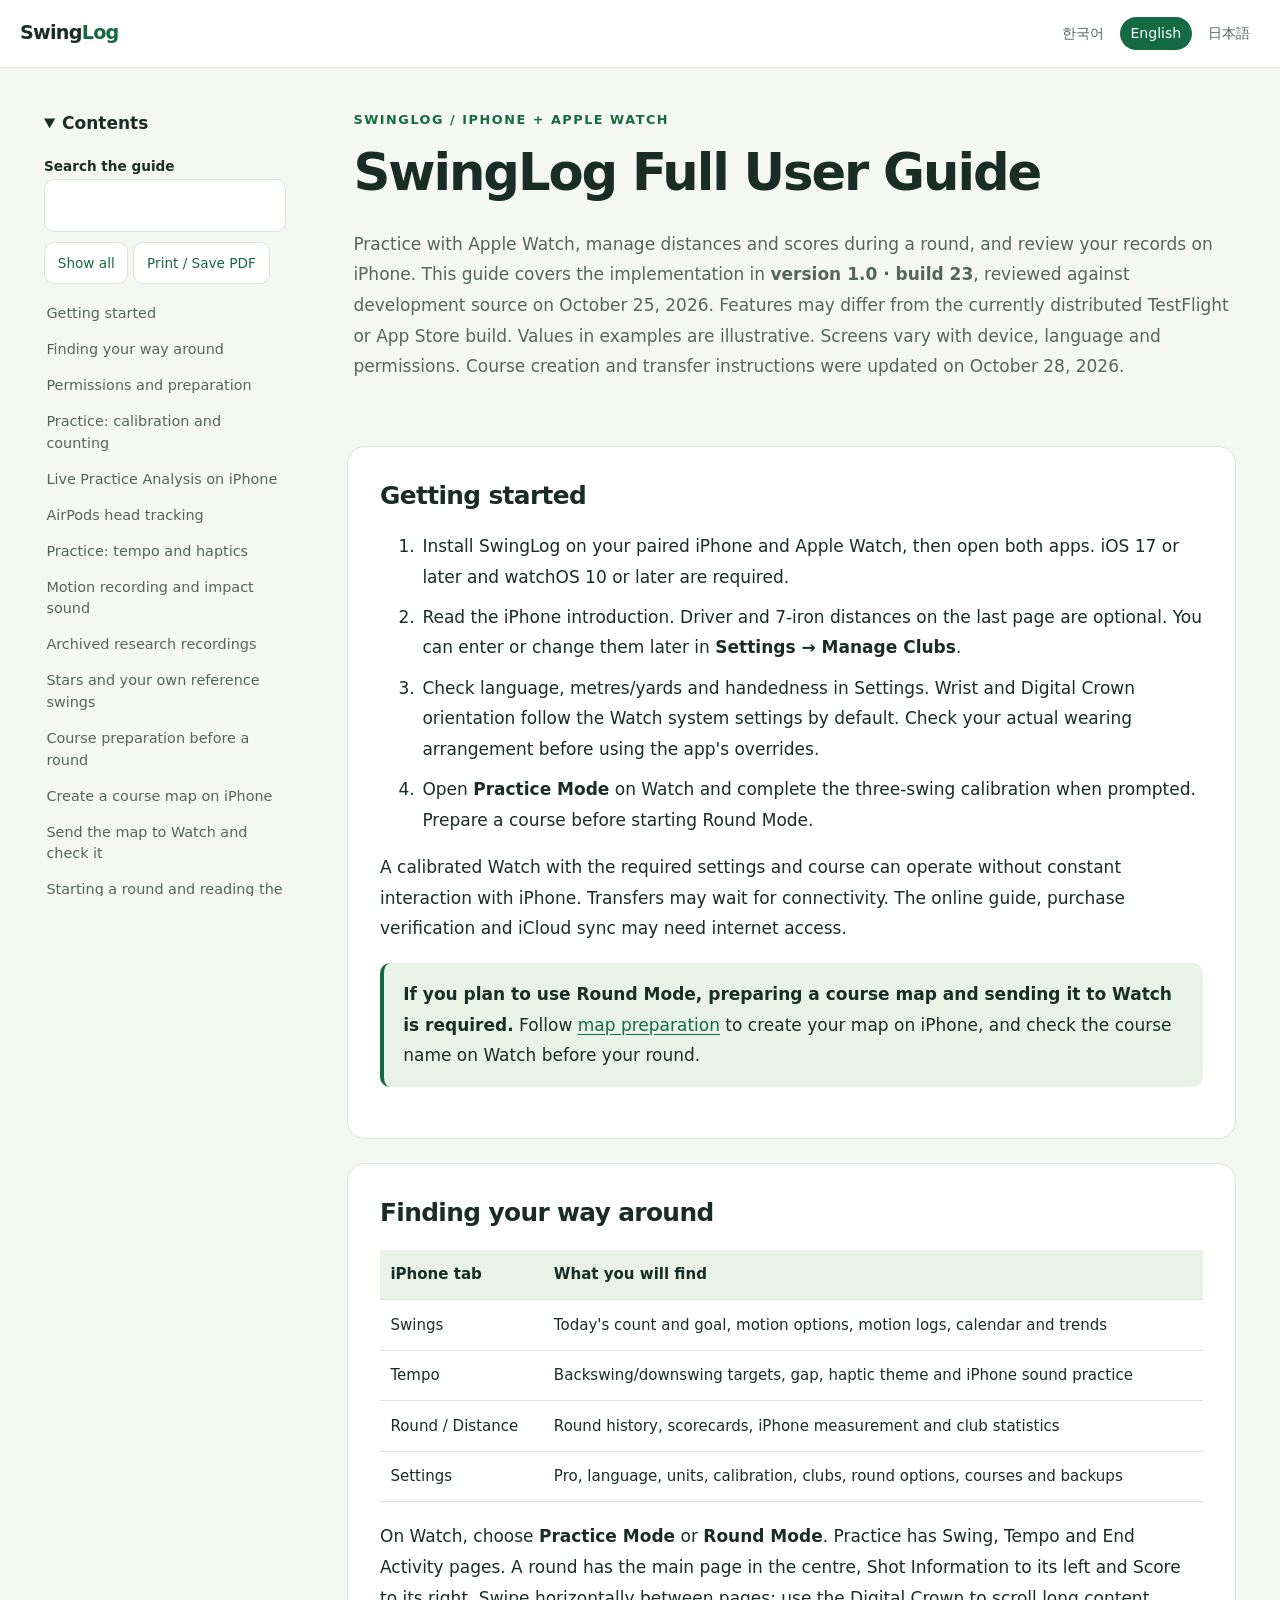
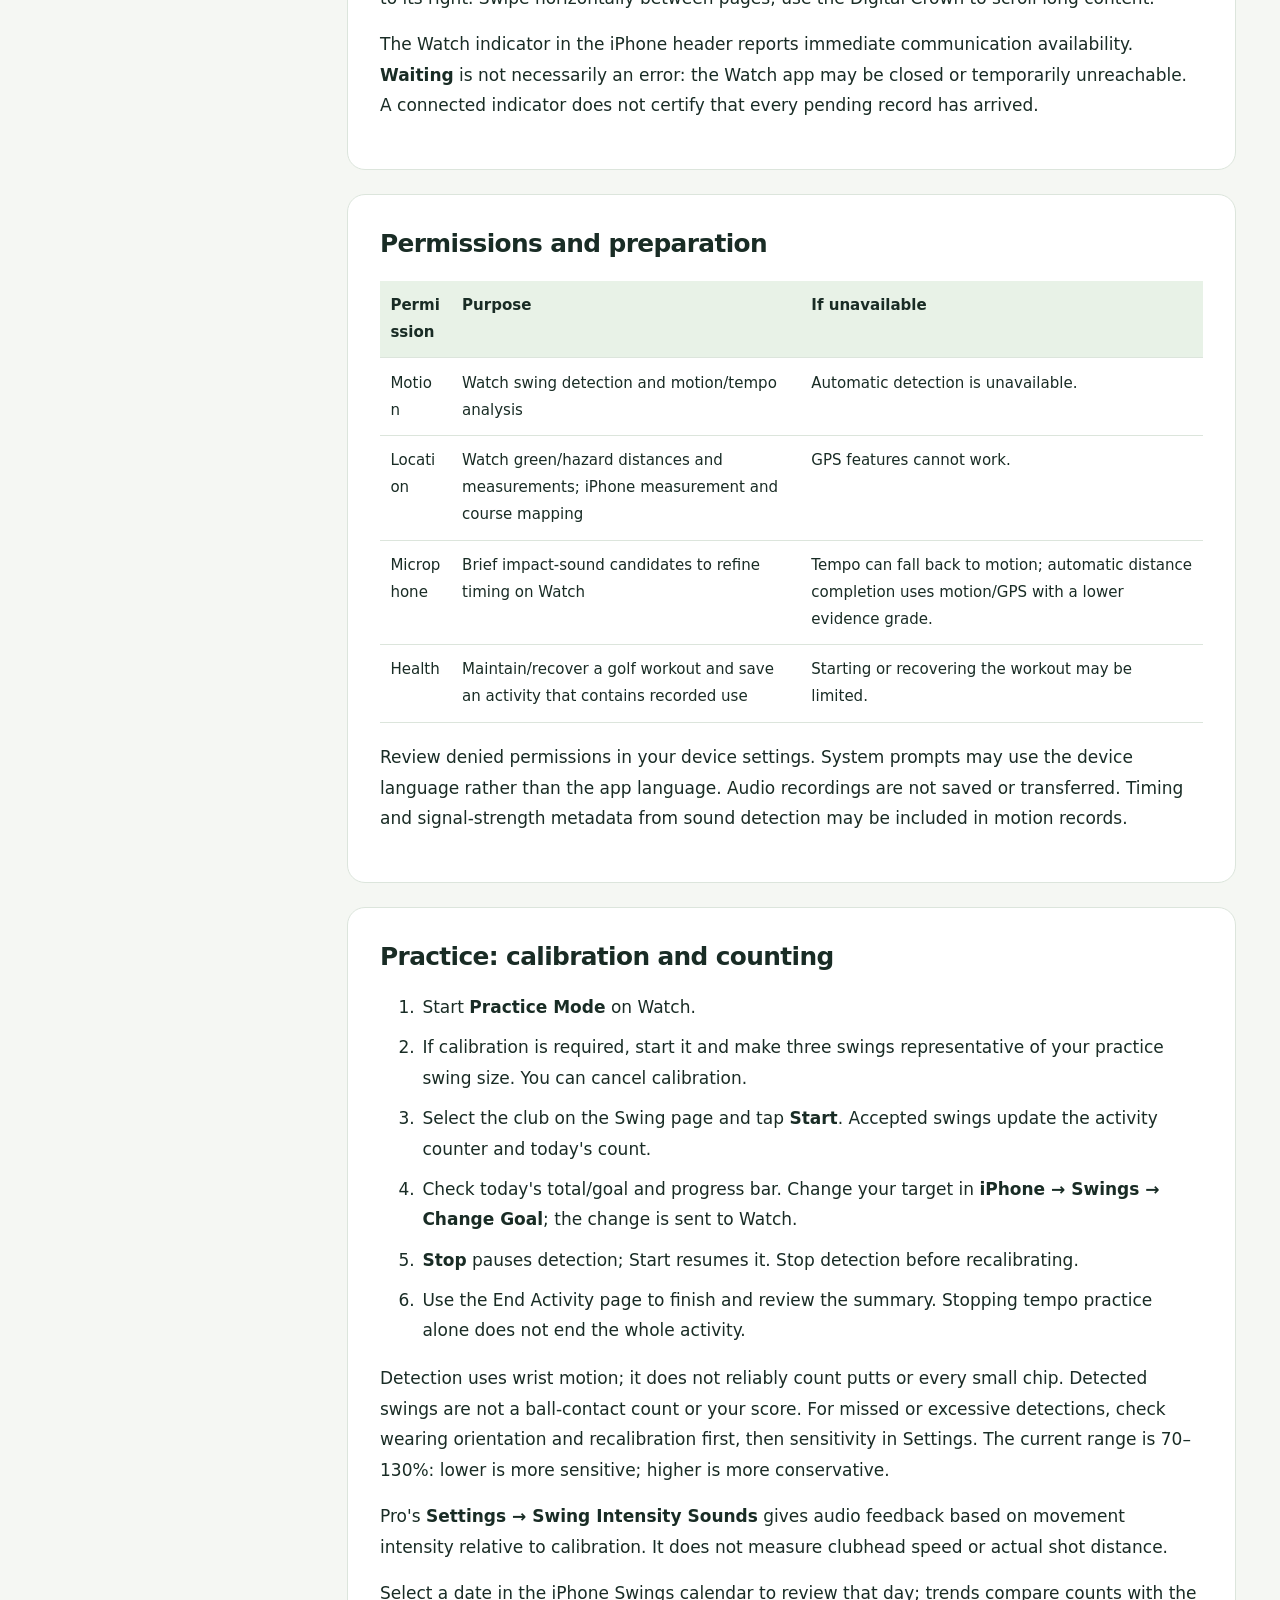
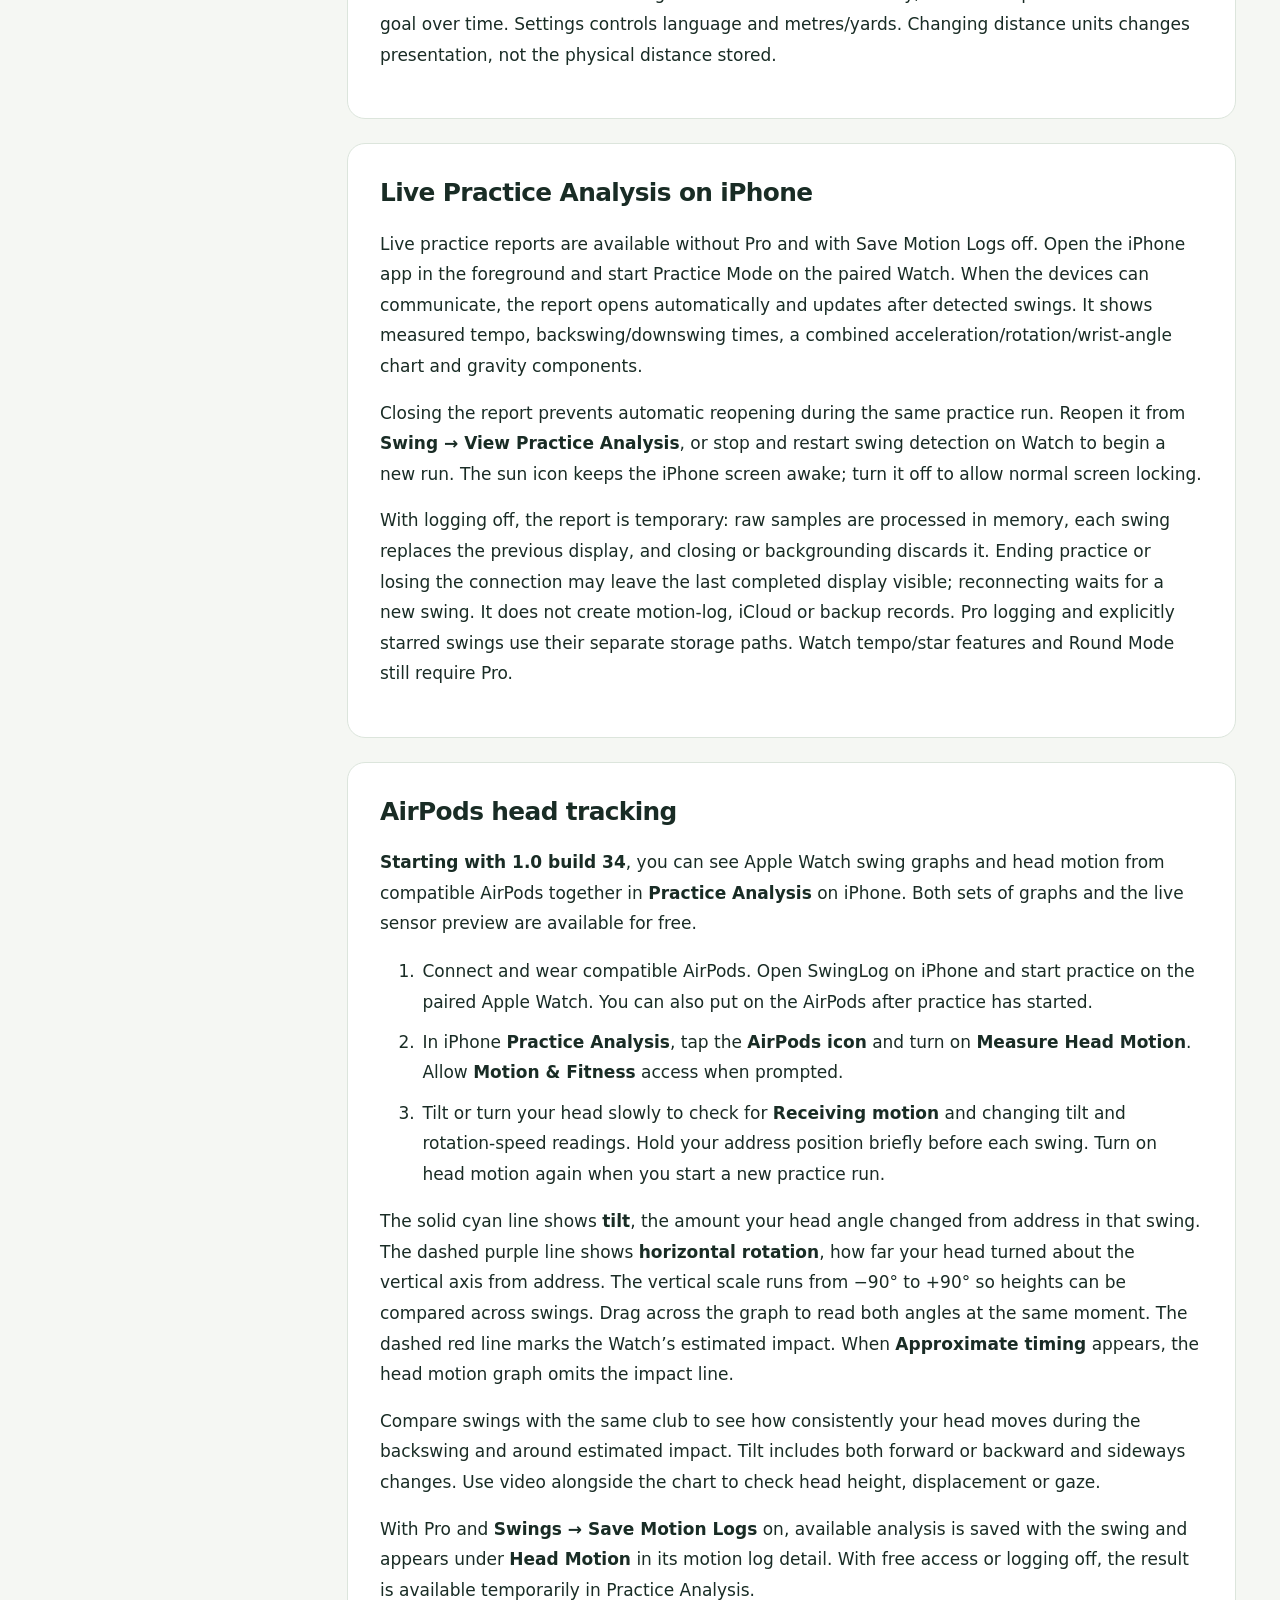
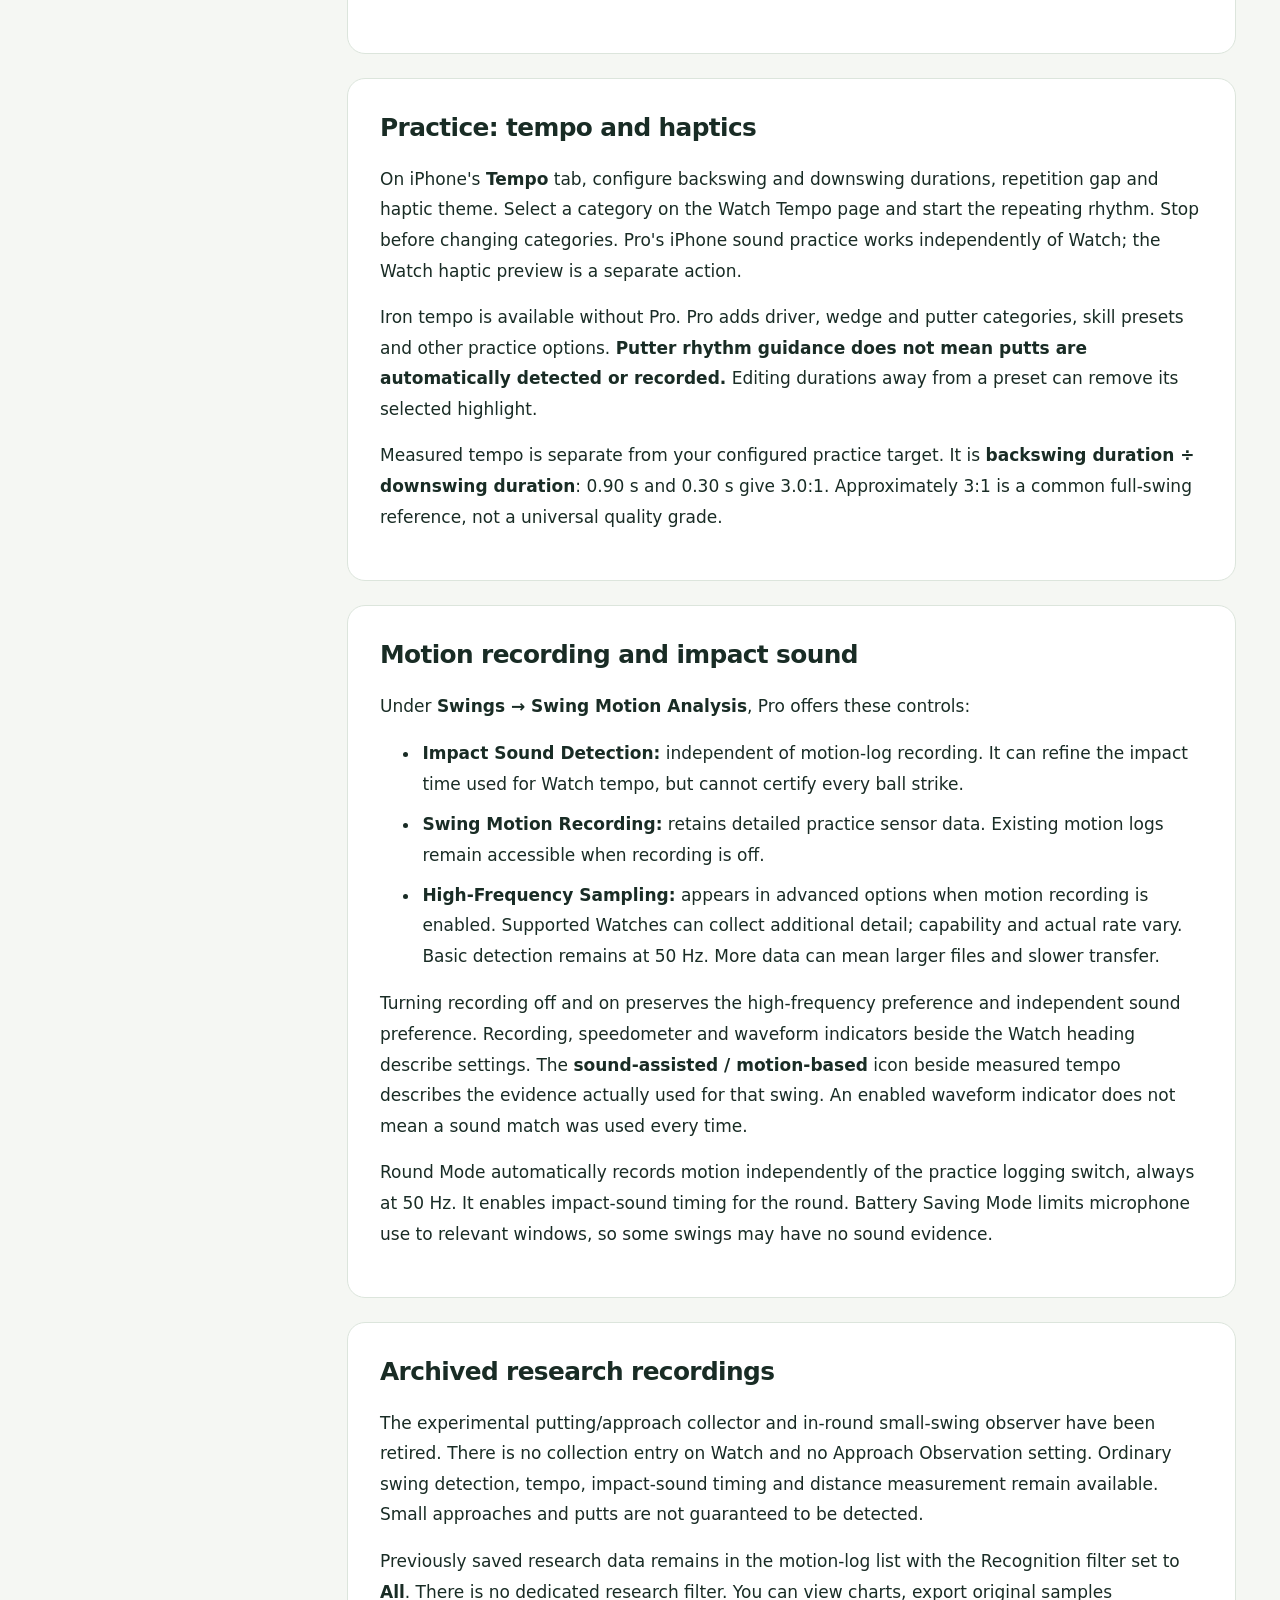
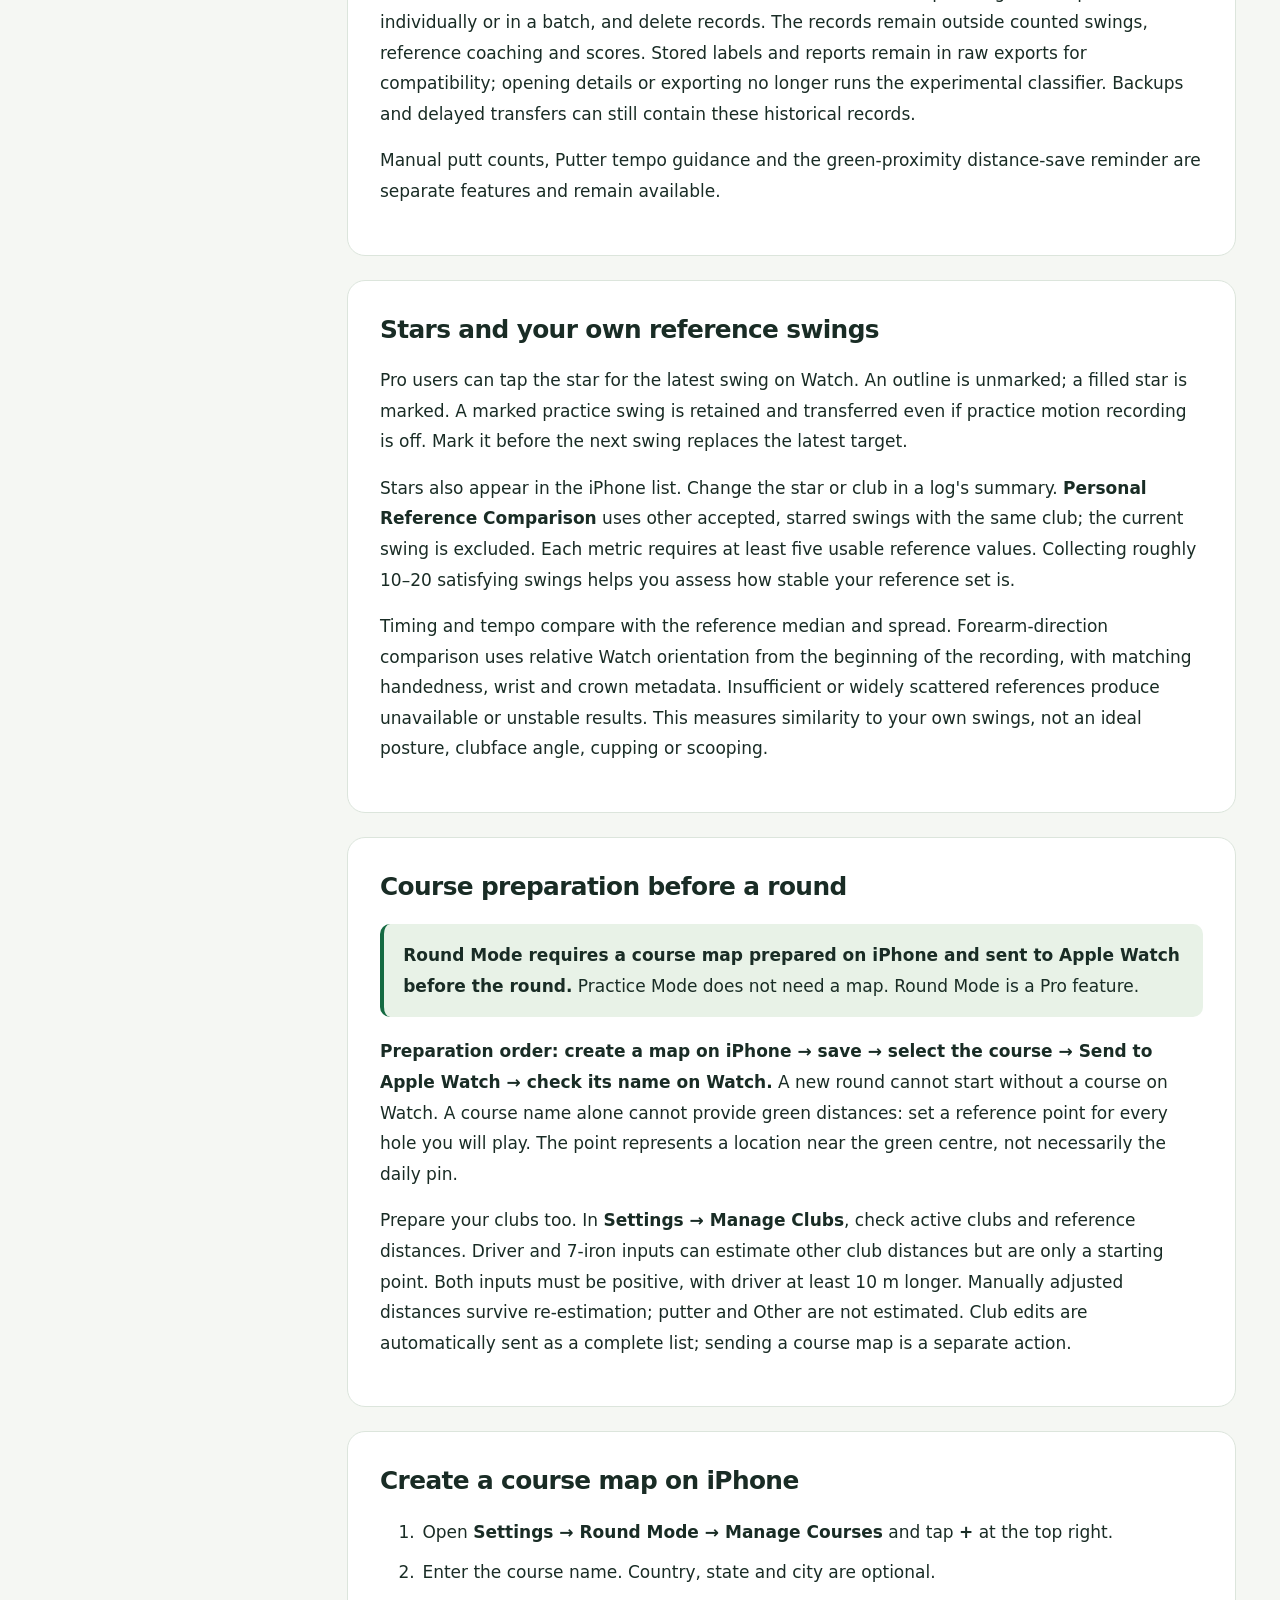
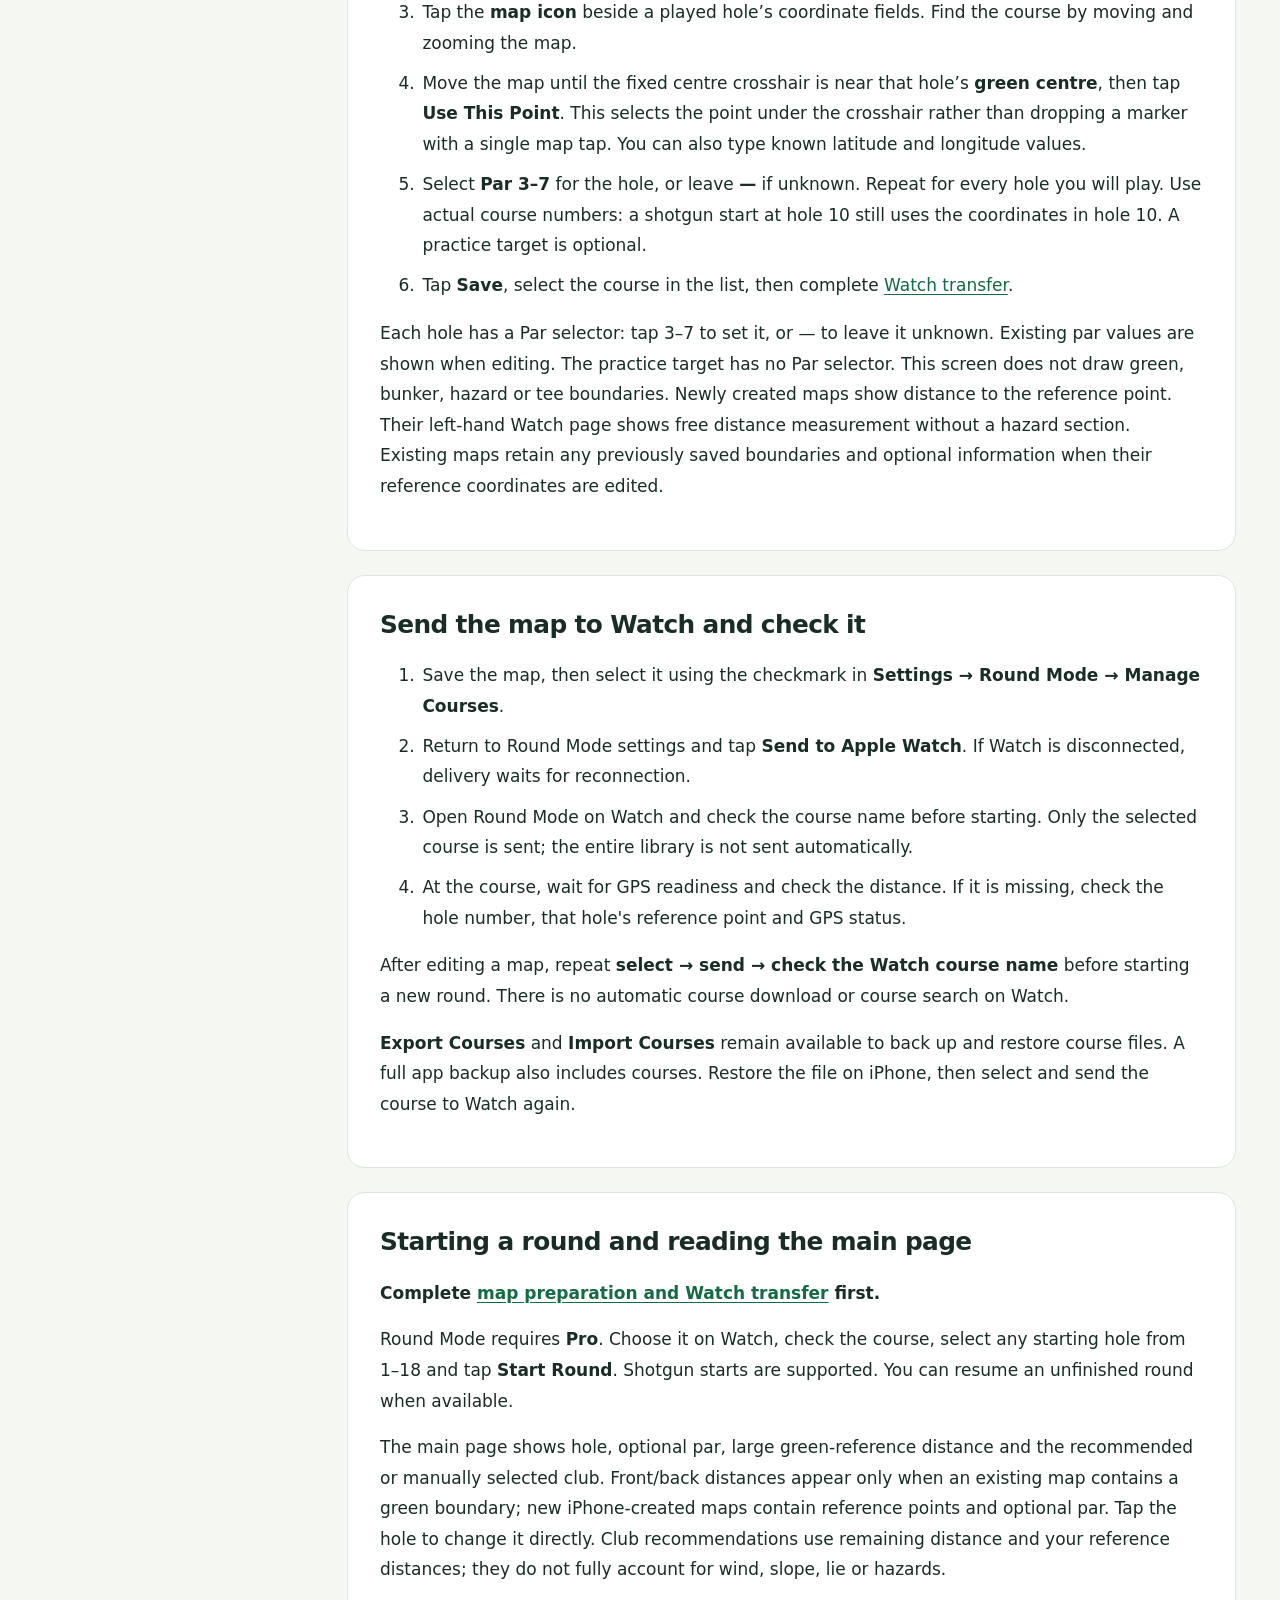
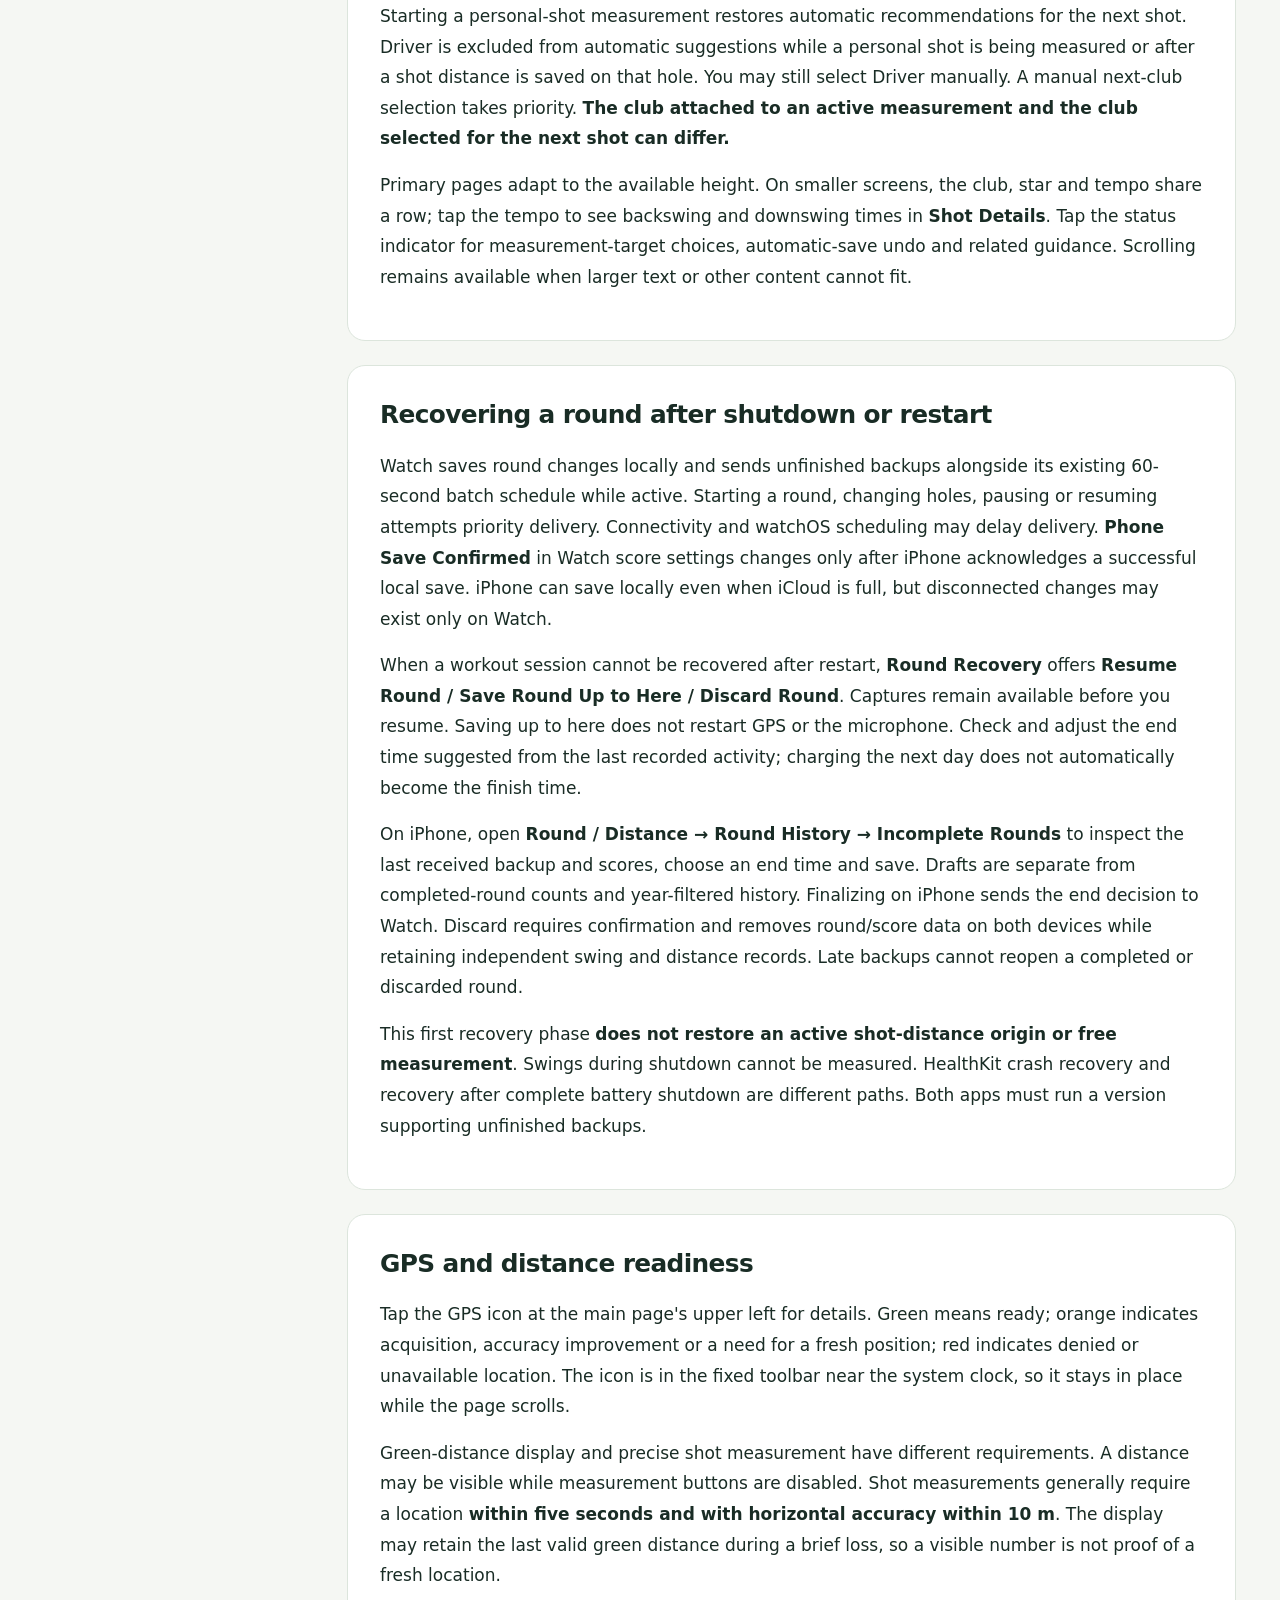
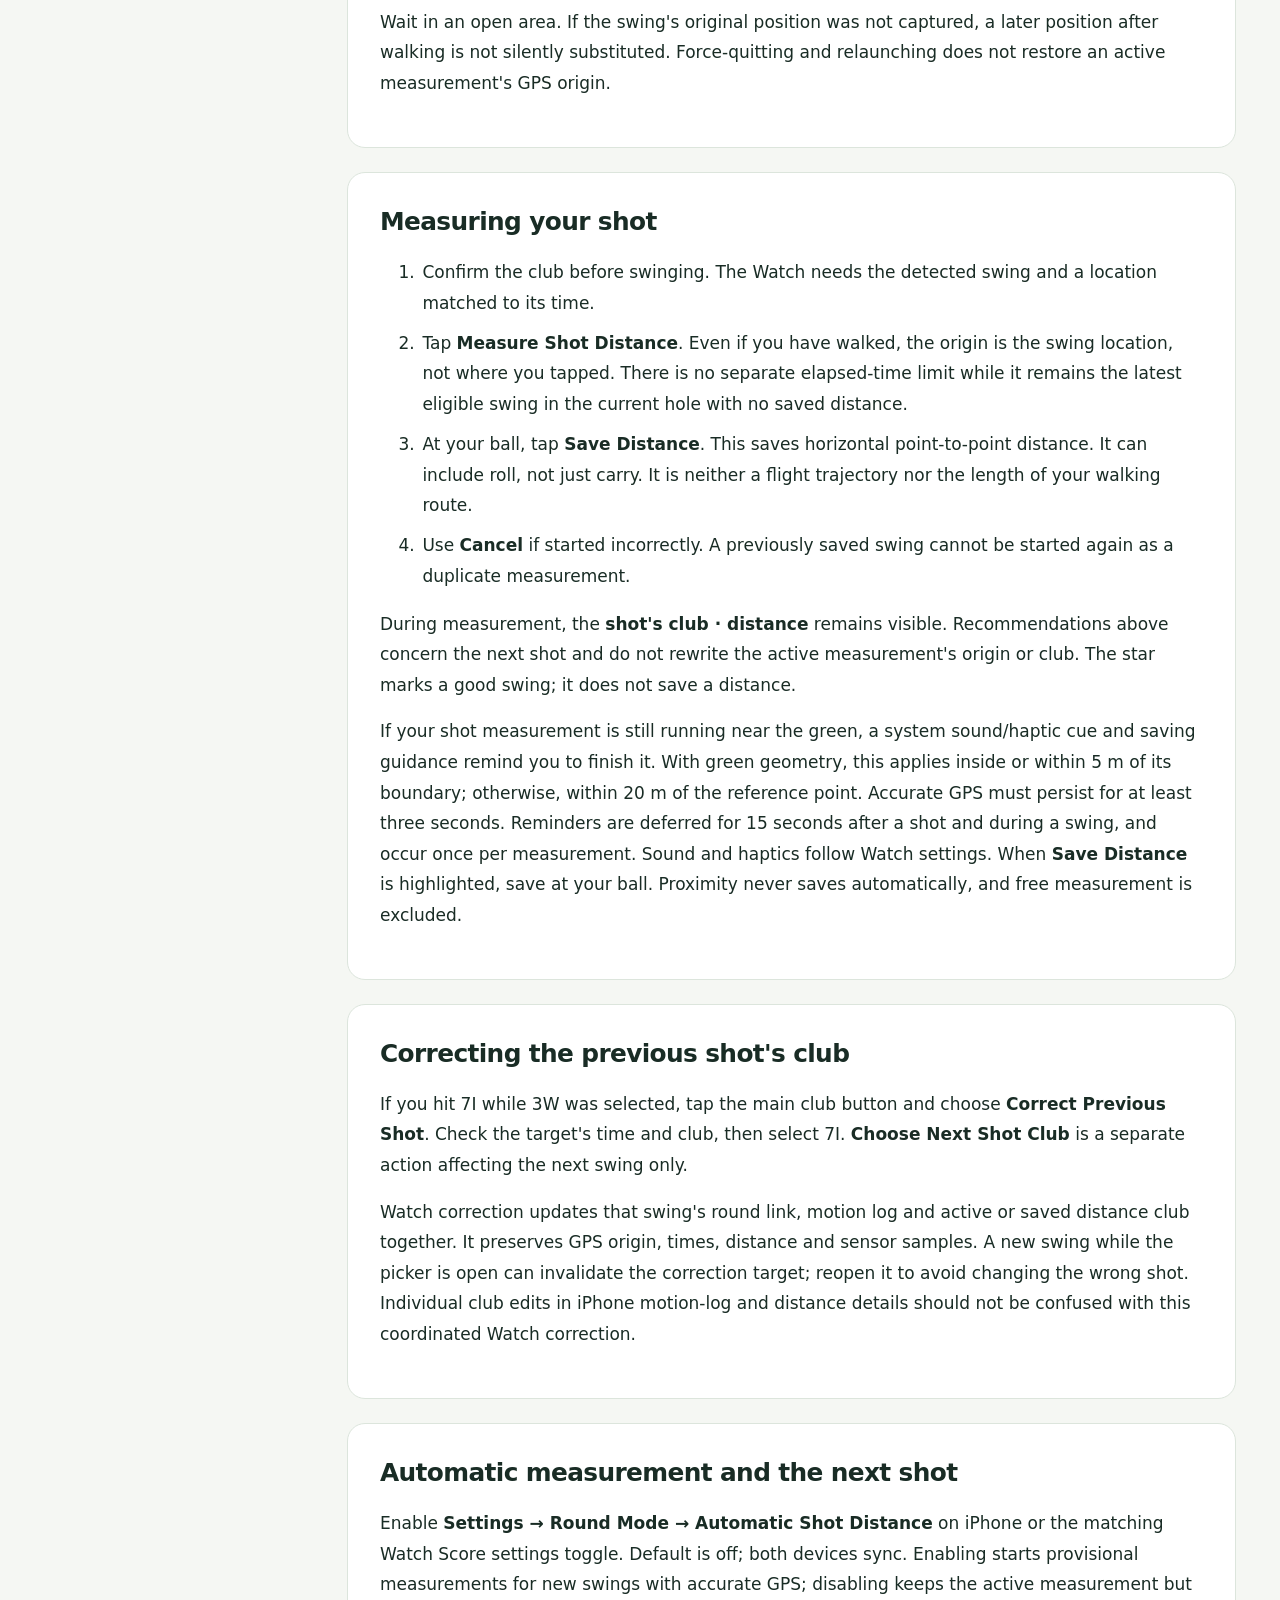
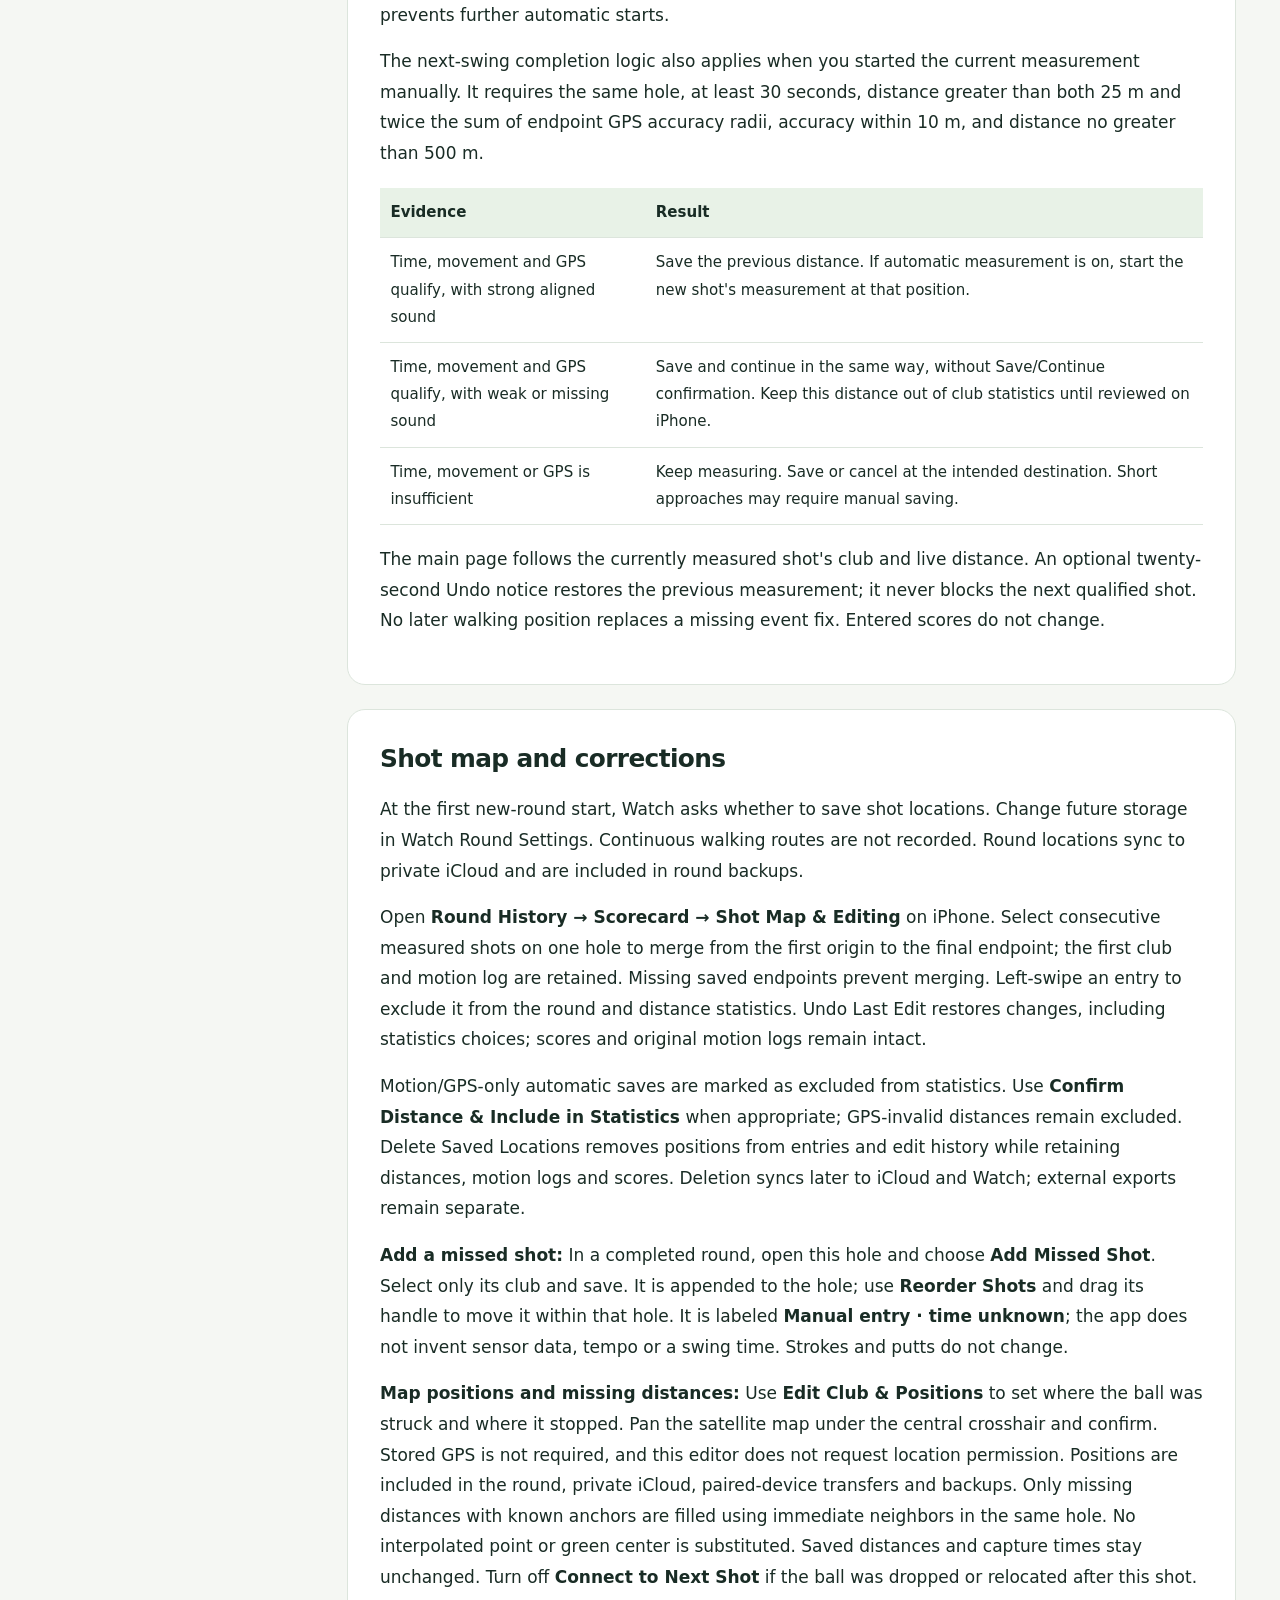
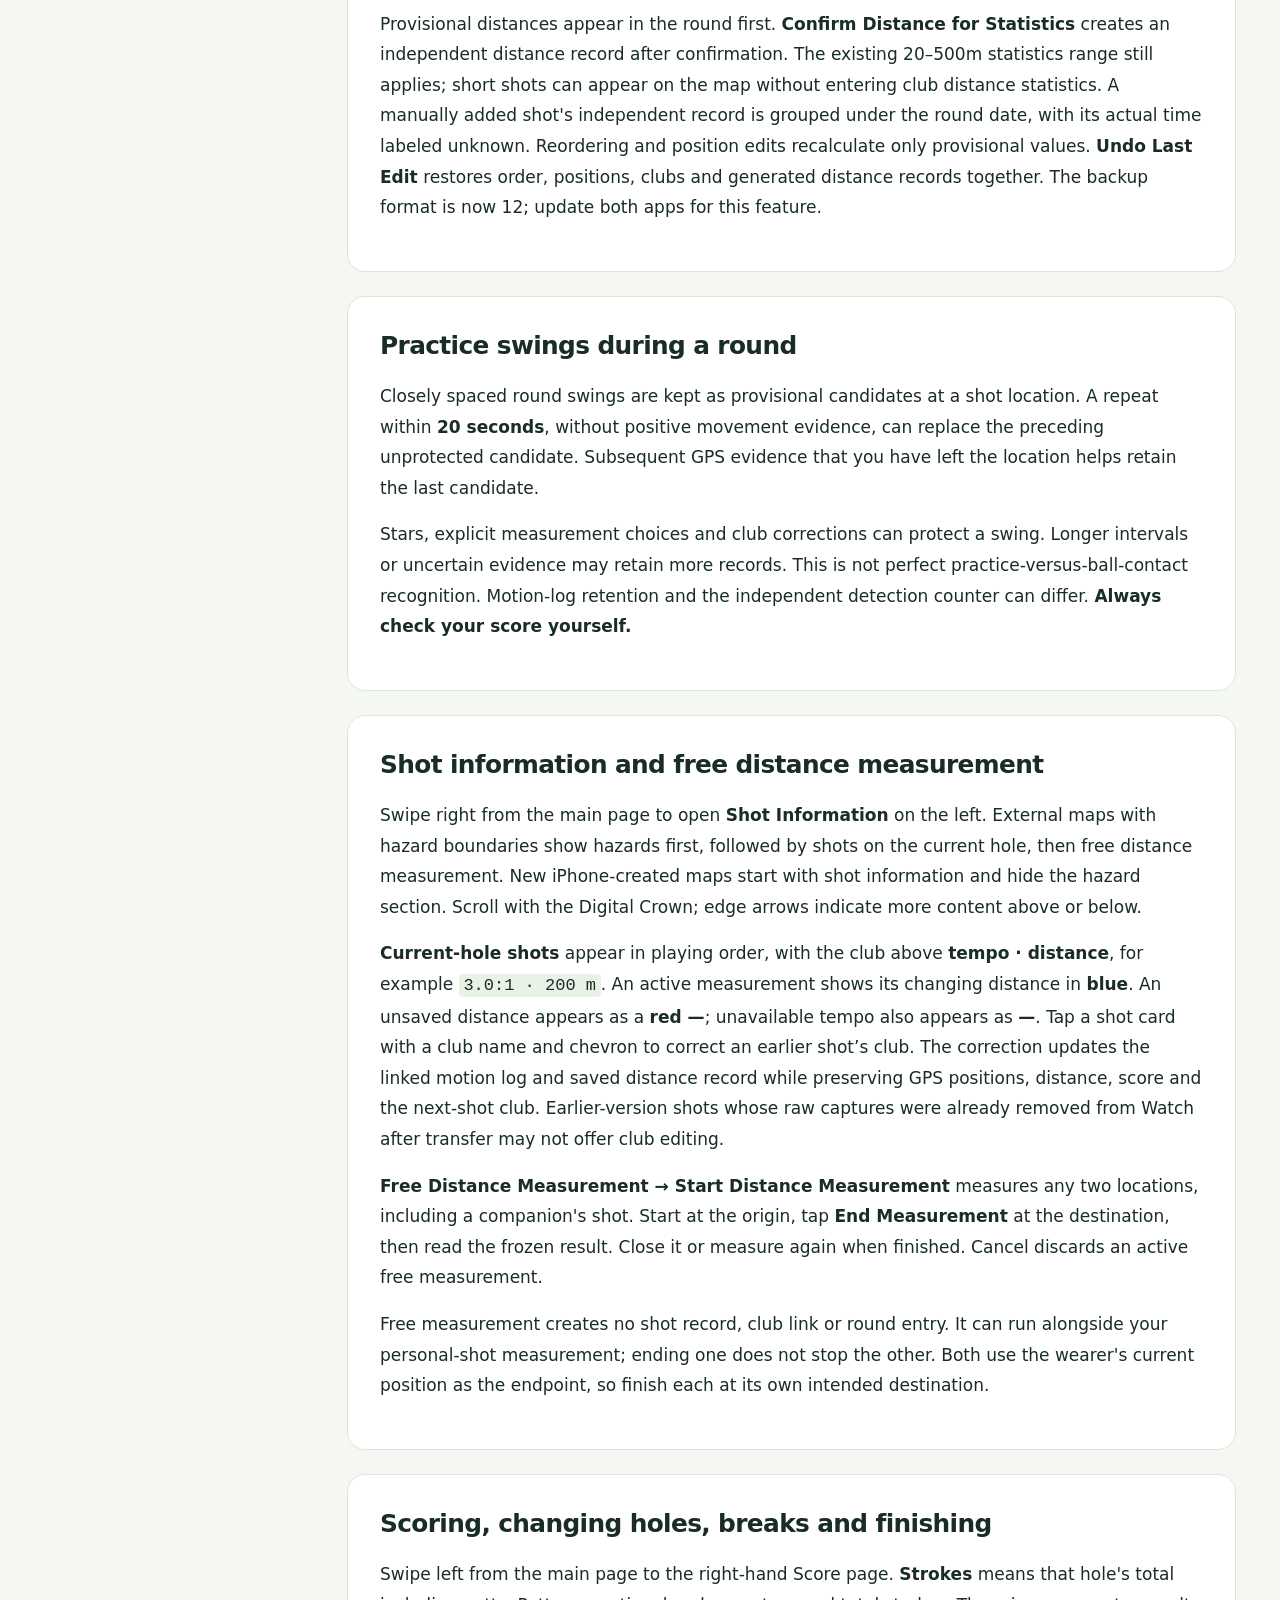
<file: guide/en/index.html>
<!doctype html>
<html lang="en"><head><meta charset="utf-8"><meta name="viewport" content="width=device-width,initial-scale=1"><meta name="description" content="SwingLog — Full User Guide · iPhone &amp; Apple Watch"><title>SwingLog Full User Guide</title><link rel="stylesheet" href="../assets/guide.css"><link rel="alternate" hreflang="ko" href="https://wowjam.github.io/swinglog-privacy/guide/ko/"><link rel="alternate" hreflang="en" href="https://wowjam.github.io/swinglog-privacy/guide/en/"><link rel="alternate" hreflang="ja" href="https://wowjam.github.io/swinglog-privacy/guide/ja/"><link rel="canonical" href="https://wowjam.github.io/swinglog-privacy/guide/en/"><script src="../assets/guide.js" defer></script></head>
<body><a class="skip" href="#main">Skip to content</a><header><a class="brand" href="../">Swing<span>Log</span></a><nav class="languages" aria-label="Language"><a href="../ko/" lang="ko" hreflang="ko">한국어</a><a href="../en/" lang="en" hreflang="en" aria-current="page">English</a><a href="../ja/" lang="ja" hreflang="ja">日本語</a></nav></header>
<div class="layout"><aside><details id="contents" open><summary>Contents</summary><div class="tools"><label for="search">Search the guide</label><input id="search" type="search" autocomplete="off"><button id="clear" type="button">Show all</button><button id="print" type="button">Print / Save PDF</button></div><nav aria-label="Contents"><ol><li><a href="#start">Getting started</a></li><li><a href="#navigation">Finding your way around</a></li><li><a href="#permissions">Permissions and preparation</a></li><li><a href="#practice">Practice: calibration and counting</a></li><li><a href="#live-practice">Live Practice Analysis on iPhone</a></li><li><a href="#airpods-head-motion">AirPods head tracking</a></li><li><a href="#tempo">Practice: tempo and haptics</a></li><li><a href="#capture">Motion recording and impact sound</a></li><li><a href="#approach-collection">Archived research recordings</a></li><li><a href="#reference">Stars and your own reference swings</a></li><li><a href="#round-preparation">Course preparation before a round</a></li><li><a href="#course-create">Create a course map on iPhone</a></li><li><a href="#course-transfer">Send the map to Watch and check it</a></li><li><a href="#round-start">Starting a round and reading the main page</a></li><li><a href="#round-recovery">Recovering a round after shutdown or restart</a></li><li><a href="#gps">GPS and distance readiness</a></li><li><a href="#shot-distance">Measuring your shot</a></li><li><a href="#correct-club">Correcting the previous shot&#x27;s club</a></li><li><a href="#automatic-distance">Automatic measurement and the next shot</a></li><li><a href="#shot-map">Shot map and corrections</a></li><li><a href="#practice-swings">Practice swings during a round</a></li><li><a href="#hazards">Shot information and free distance measurement</a></li><li><a href="#score">Scoring, changing holes, breaks and finishing</a></li><li><a href="#battery">Battery saving</a></li><li><a href="#motion-logs">Motion-log list and details</a></li><li><a href="#charts">Charts and raw export</a></li><li><a href="#ai">Requesting AI analysis</a></li><li><a href="#history">Round and distance history on iPhone</a></li><li><a href="#phone-distance">Measuring with iPhone alone</a></li><li><a href="#data">Sync, backups and deletion</a></li><li><a href="#pro">Pro subscription</a></li><li><a href="#troubleshooting">Troubleshooting</a></li><li><a href="#about">Privacy and this guide</a></li></ol></nav></details></aside>
<main id="main"><div class="intro"><div class="eyebrow">SWINGLOG / IPHONE + APPLE WATCH</div><h1>SwingLog Full User Guide</h1><p>Practice with Apple Watch, manage distances and scores during a round, and review your records on iPhone. This guide covers the implementation in <strong>version 1.0 · build 23</strong>, reviewed against development source on October 25, 2026. Features may differ from the currently distributed TestFlight or App Store build. Values in examples are illustrative. Screens vary with device, language and permissions. Course creation and transfer instructions were updated on October 28, 2026.</p></div><p id="empty" class="empty" role="status" hidden>No matching sections.</p><section id="start" aria-labelledby="h-start"><h2 id="h-start"><a href="#start">Getting started</a></h2><ol>
<li>Install SwingLog on your paired iPhone and Apple Watch, then open both apps. iOS 17 or later and watchOS 10 or later are required.</li>
<li>Read the iPhone introduction. Driver and 7-iron distances on the last page are optional. You can enter or change them later in <strong>Settings → Manage Clubs</strong>.</li>
<li>Check language, metres/yards and handedness in Settings. Wrist and Digital Crown orientation follow the Watch system settings by default. Check your actual wearing arrangement before using the app&#x27;s overrides.</li>
<li>Open <strong>Practice Mode</strong> on Watch and complete the three-swing calibration when prompted. Prepare a course before starting Round Mode.</li>
</ol>
<p>A calibrated Watch with the required settings and course can operate without constant interaction with iPhone. Transfers may wait for connectivity. The online guide, purchase verification and iCloud sync may need internet access.</p>
<div class="notice" role="note"><p><strong>If you plan to use Round Mode, preparing a course map and sending it to Watch is required.</strong> Follow <a href="#round-preparation">map preparation</a> to create your map on iPhone, and check the course name on Watch before your round.</p></div></section><section id="navigation" aria-labelledby="h-navigation"><h2 id="h-navigation"><a href="#navigation">Finding your way around</a></h2><div class="table-wrap" tabindex="0"><table><thead><tr><th scope="col">iPhone tab</th><th scope="col">What you will find</th></tr></thead><tbody>
<tr><td>Swings</td><td>Today&#x27;s count and goal, motion options, motion logs, calendar and trends</td></tr>
<tr><td>Tempo</td><td>Backswing/downswing targets, gap, haptic theme and iPhone sound practice</td></tr>
<tr><td>Round / Distance</td><td>Round history, scorecards, iPhone measurement and club statistics</td></tr>
<tr><td>Settings</td><td>Pro, language, units, calibration, clubs, round options, courses and backups</td></tr>
</tbody></table></div>
<p>On Watch, choose <strong>Practice Mode</strong> or <strong>Round Mode</strong>. Practice has Swing, Tempo and End Activity pages. A round has the main page in the centre, Shot Information to its left and Score to its right. Swipe horizontally between pages; use the Digital Crown to scroll long content.</p>
<p>The Watch indicator in the iPhone header reports immediate communication availability. <strong>Waiting</strong> is not necessarily an error: the Watch app may be closed or temporarily unreachable. A connected indicator does not certify that every pending record has arrived.</p></section><section id="permissions" aria-labelledby="h-permissions"><h2 id="h-permissions"><a href="#permissions">Permissions and preparation</a></h2><div class="table-wrap" tabindex="0"><table><thead><tr><th scope="col">Permission</th><th scope="col">Purpose</th><th scope="col">If unavailable</th></tr></thead><tbody>
<tr><td>Motion</td><td>Watch swing detection and motion/tempo analysis</td><td>Automatic detection is unavailable.</td></tr>
<tr><td>Location</td><td>Watch green/hazard distances and measurements; iPhone measurement and course mapping</td><td>GPS features cannot work.</td></tr>
<tr><td>Microphone</td><td>Brief impact-sound candidates to refine timing on Watch</td><td>Tempo can fall back to motion; automatic distance completion uses motion/GPS with a lower evidence grade.</td></tr>
<tr><td>Health</td><td>Maintain/recover a golf workout and save an activity that contains recorded use</td><td>Starting or recovering the workout may be limited.</td></tr>
</tbody></table></div>
<p>Review denied permissions in your device settings. System prompts may use the device language rather than the app language. Audio recordings are not saved or transferred. Timing and signal-strength metadata from sound detection may be included in motion records.</p></section><section id="practice" aria-labelledby="h-practice"><h2 id="h-practice"><a href="#practice">Practice: calibration and counting</a></h2><ol>
<li>Start <strong>Practice Mode</strong> on Watch.</li>
<li>If calibration is required, start it and make three swings representative of your practice swing size. You can cancel calibration.</li>
<li>Select the club on the Swing page and tap <strong>Start</strong>. Accepted swings update the activity counter and today&#x27;s count.</li>
<li>Check today&#x27;s total/goal and progress bar. Change your target in <strong>iPhone → Swings → Change Goal</strong>; the change is sent to Watch.</li>
<li><strong>Stop</strong> pauses detection; Start resumes it. Stop detection before recalibrating.</li>
<li>Use the End Activity page to finish and review the summary. Stopping tempo practice alone does not end the whole activity.</li>
</ol>
<p>Detection uses wrist motion; it does not reliably count putts or every small chip. Detected swings are not a ball-contact count or your score. For missed or excessive detections, check wearing orientation and recalibration first, then sensitivity in Settings. The current range is 70–130%: lower is more sensitive; higher is more conservative.</p>
<p>Pro&#x27;s <strong>Settings → Swing Intensity Sounds</strong> gives audio feedback based on movement intensity relative to calibration. It does not measure clubhead speed or actual shot distance.</p>
<p>Select a date in the iPhone Swings calendar to review that day; trends compare counts with the goal over time. Settings controls language and metres/yards. Changing distance units changes presentation, not the physical distance stored.</p></section><section id="live-practice" aria-labelledby="h-live-practice"><h2 id="h-live-practice"><a href="#live-practice">Live Practice Analysis on iPhone</a></h2><p>Live practice reports are available without Pro and with Save Motion Logs off. Open the iPhone app in the foreground and start Practice Mode on the paired Watch. When the devices can communicate, the report opens automatically and updates after detected swings. It shows measured tempo, backswing/down­swing times, a combined acceleration/rotation/wrist-angle chart and gravity components.</p>
<p>Closing the report prevents automatic reopening during the same practice run. Reopen it from <strong>Swing → View Practice Analysis</strong>, or stop and restart swing detection on Watch to begin a new run. The sun icon keeps the iPhone screen awake; turn it off to allow normal screen locking.</p>
<p>With logging off, the report is temporary: raw samples are processed in memory, each swing replaces the previous display, and closing or backgrounding discards it. Ending practice or losing the connection may leave the last completed display visible; reconnecting waits for a new swing. It does not create motion-log, iCloud or backup records. Pro logging and explicitly starred swings use their separate storage paths. Watch tempo/star features and Round Mode still require Pro.</p></section><section id="airpods-head-motion" aria-labelledby="h-airpods-head-motion"><h2 id="h-airpods-head-motion"><a href="#airpods-head-motion">AirPods head tracking</a></h2><p><strong>Starting with 1.0 build 34</strong>, you can see Apple Watch swing graphs and head motion from compatible AirPods together in <strong>Practice Analysis</strong> on iPhone. Both sets of graphs and the live sensor preview are available for free.</p>
<ol>
<li>Connect and wear compatible AirPods. Open SwingLog on iPhone and start practice on the paired Apple Watch. You can also put on the AirPods after practice has started.</li>
<li>In iPhone <strong>Practice Analysis</strong>, tap the <strong>AirPods icon</strong> and turn on <strong>Measure Head Motion</strong>. Allow <strong>Motion &amp; Fitness</strong> access when prompted.</li>
<li>Tilt or turn your head slowly to check for <strong>Receiving motion</strong> and changing tilt and rotation-speed readings. Hold your address position briefly before each swing. Turn on head motion again when you start a new practice run.</li>
</ol>
<p>The solid cyan line shows <strong>tilt</strong>, the amount your head angle changed from address in that swing. The dashed purple line shows <strong>horizontal rotation</strong>, how far your head turned about the vertical axis from address. The vertical scale runs from −90° to +90° so heights can be compared across swings. Drag across the graph to read both angles at the same moment. The dashed red line marks the Watch’s estimated impact. When <strong>Approximate timing</strong> appears, the head motion graph omits the impact line.</p>
<p>Compare swings with the same club to see how consistently your head moves during the backswing and around estimated impact. Tilt includes both forward or backward and sideways changes. Use video alongside the chart to check head height, displacement or gaze.</p>
<p>With Pro and <strong>Swings → Save Motion Logs</strong> on, available analysis is saved with the swing and appears under <strong>Head Motion</strong> in its motion log detail. With free access or logging off, the result is available temporarily in Practice Analysis.</p></section><section id="tempo" aria-labelledby="h-tempo"><h2 id="h-tempo"><a href="#tempo">Practice: tempo and haptics</a></h2><p>On iPhone&#x27;s <strong>Tempo</strong> tab, configure backswing and downswing durations, repetition gap and haptic theme. Select a category on the Watch Tempo page and start the repeating rhythm. Stop before changing categories. Pro&#x27;s iPhone sound practice works independently of Watch; the Watch haptic preview is a separate action.</p>
<p>Iron tempo is available without Pro. Pro adds driver, wedge and putter categories, skill presets and other practice options. <strong>Putter rhythm guidance does not mean putts are automatically detected or recorded.</strong> Editing durations away from a preset can remove its selected highlight.</p>
<p>Measured tempo is separate from your configured practice target. It is <strong>backswing duration ÷ downswing duration</strong>: 0.90 s and 0.30 s give 3.0:1. Approximately 3:1 is a common full-swing reference, not a universal quality grade.</p></section><section id="capture" aria-labelledby="h-capture"><h2 id="h-capture"><a href="#capture">Motion recording and impact sound</a></h2><p>Under <strong>Swings → Swing Motion Analysis</strong>, Pro offers these controls:</p>
<ul>
<li><strong>Impact Sound Detection:</strong> independent of motion-log recording. It can refine the impact time used for Watch tempo, but cannot certify every ball strike.</li>
<li><strong>Swing Motion Recording:</strong> retains detailed practice sensor data. Existing motion logs remain accessible when recording is off.</li>
<li><strong>High-Frequency Sampling:</strong> appears in advanced options when motion recording is enabled. Supported Watches can collect additional detail; capability and actual rate vary. Basic detection remains at 50 Hz. More data can mean larger files and slower transfer.</li>
</ul>
<p>Turning recording off and on preserves the high-frequency preference and independent sound preference. Recording, speedometer and waveform indicators beside the Watch heading describe settings. The <strong>sound-assisted / motion-based</strong> icon beside measured tempo describes the evidence actually used for that swing. An enabled waveform indicator does not mean a sound match was used every time.</p>
<p>Round Mode automatically records motion independently of the practice logging switch, always at 50 Hz. It enables impact-sound timing for the round. Battery Saving Mode limits microphone use to relevant windows, so some swings may have no sound evidence.</p></section><section id="approach-collection" aria-labelledby="h-approach-collection"><h2 id="h-approach-collection"><a href="#approach-collection">Archived research recordings</a></h2><p>The experimental putting/approach collector and in-round small-swing observer have been retired. There is no collection entry on Watch and no Approach Observation setting. Ordinary swing detection, tempo, impact-sound timing and distance measurement remain available. Small approaches and putts are not guaranteed to be detected.</p>
<p>Previously saved research data remains in the motion-log list with the Recognition filter set to <strong>All</strong>. There is no dedicated research filter. You can view charts, export original samples individually or in a batch, and delete records. The records remain outside counted swings, reference coaching and scores. Stored labels and reports remain in raw exports for compatibility; opening details or exporting no longer runs the experimental classifier. Backups and delayed transfers can still contain these historical records.</p>
<p>Manual putt counts, Putter tempo guidance and the green-proximity distance-save reminder are separate features and remain available.</p></section><section id="reference" aria-labelledby="h-reference"><h2 id="h-reference"><a href="#reference">Stars and your own reference swings</a></h2><p>Pro users can tap the star for the latest swing on Watch. An outline is unmarked; a filled star is marked. A marked practice swing is retained and transferred even if practice motion recording is off. Mark it before the next swing replaces the latest target.</p>
<p>Stars also appear in the iPhone list. Change the star or club in a log&#x27;s summary. <strong>Personal Reference Comparison</strong> uses other accepted, starred swings with the same club; the current swing is excluded. Each metric requires at least five usable reference values. Collecting roughly 10–20 satisfying swings helps you assess how stable your reference set is.</p>
<p>Timing and tempo compare with the reference median and spread. Forearm-direction comparison uses relative Watch orientation from the beginning of the recording, with matching handedness, wrist and crown metadata. Insufficient or widely scattered references produce unavailable or unstable results. This measures similarity to your own swings, not an ideal posture, clubface angle, cupping or scooping.</p></section><section id="round-preparation" aria-labelledby="h-round-preparation"><h2 id="h-round-preparation"><a href="#round-preparation">Course preparation before a round</a></h2><div class="notice" role="note"><p><strong>Round Mode requires a course map prepared on iPhone and sent to Apple Watch before the round.</strong> Practice Mode does not need a map. Round Mode is a Pro feature.</p></div>
<p><strong>Preparation order: create a map on iPhone → save → select the course → Send to Apple Watch → check its name on Watch.</strong> A new round cannot start without a course on Watch. A course name alone cannot provide green distances: set a reference point for every hole you will play. The point represents a location near the green centre, not necessarily the daily pin.</p>
<p>Prepare your clubs too. In <strong>Settings → Manage Clubs</strong>, check active clubs and reference distances. Driver and 7-iron inputs can estimate other club distances but are only a starting point. Both inputs must be positive, with driver at least 10 m longer. Manually adjusted distances survive re-estimation; putter and Other are not estimated. Club edits are automatically sent as a complete list; sending a course map is a separate action.</p></section><section id="course-create" aria-labelledby="h-course-create"><h2 id="h-course-create"><a href="#course-create">Create a course map on iPhone</a></h2><ol>
<li>Open <strong>Settings → Round Mode → Manage Courses</strong> and tap <strong>+</strong> at the top right.</li>
<li>Enter the course name. Country, state and city are optional.</li>
<li>Tap the <strong>map icon</strong> beside a played hole’s coordinate fields. Find the course by moving and zooming the map.</li>
<li>Move the map until the fixed centre crosshair is near that hole’s <strong>green centre</strong>, then tap <strong>Use This Point</strong>. This selects the point under the crosshair rather than dropping a marker with a single map tap. You can also type known latitude and longitude values.</li>
<li>Select <strong>Par 3–7</strong> for the hole, or leave <strong>—</strong> if unknown. Repeat for every hole you will play. Use actual course numbers: a shotgun start at hole 10 still uses the coordinates in hole 10. A practice target is optional.</li>
<li>Tap <strong>Save</strong>, select the course in the list, then complete <a href="#course-transfer">Watch transfer</a>.</li>
</ol>
<p>Each hole has a Par selector: tap 3–7 to set it, or — to leave it unknown. Existing par values are shown when editing. The practice target has no Par selector. This screen does not draw green, bunker, hazard or tee boundaries. Newly created maps show distance to the reference point. Their left-hand Watch page shows free distance measurement without a hazard section. Existing maps retain any previously saved boundaries and optional information when their reference coordinates are edited.</p></section><section id="course-transfer" aria-labelledby="h-course-transfer"><h2 id="h-course-transfer"><a href="#course-transfer">Send the map to Watch and check it</a></h2><ol>
<li>Save the map, then select it using the checkmark in <strong>Settings → Round Mode → Manage Courses</strong>.</li>
<li>Return to Round Mode settings and tap <strong>Send to Apple Watch</strong>. If Watch is disconnected, delivery waits for reconnection.</li>
<li>Open Round Mode on Watch and check the course name before starting. Only the selected course is sent; the entire library is not sent automatically.</li>
<li>At the course, wait for GPS readiness and check the distance. If it is missing, check the hole number, that hole&#x27;s reference point and GPS status.</li>
</ol>
<p>After editing a map, repeat <strong>select → send → check the Watch course name</strong> before starting a new round. There is no automatic course download or course search on Watch.</p>
<p><strong>Export Courses</strong> and <strong>Import Courses</strong> remain available to back up and restore course files. A full app backup also includes courses. Restore the file on iPhone, then select and send the course to Watch again.</p></section><section id="round-start" aria-labelledby="h-round-start"><h2 id="h-round-start"><a href="#round-start">Starting a round and reading the main page</a></h2><p><strong>Complete <a href="#round-preparation">map preparation and Watch transfer</a> first.</strong></p>
<p>Round Mode requires <strong>Pro</strong>. Choose it on Watch, check the course, select any starting hole from 1–18 and tap <strong>Start Round</strong>. Shotgun starts are supported. You can resume an unfinished round when available.</p>
<p>The main page shows hole, optional par, large green-reference distance and the recommended or manually selected club. Front/back distances appear only when an existing map contains a green boundary; new iPhone-created maps contain reference points and optional par. Tap the hole to change it directly. Club recommendations use remaining distance and your reference distances; they do not fully account for wind, slope, lie or hazards.</p>
<p>Starting a personal-shot measurement restores automatic recommendations for the next shot. Driver is excluded from automatic suggestions while a personal shot is being measured or after a shot distance is saved on that hole. You may still select Driver manually. A manual next-club selection takes priority. <strong>The club attached to an active measurement and the club selected for the next shot can differ.</strong></p>
<p>Primary pages adapt to the available height. On smaller screens, the club, star and tempo share a row; tap the tempo to see backswing and downswing times in <strong>Shot Details</strong>. Tap the status indicator for measurement-target choices, automatic-save undo and related guidance. Scrolling remains available when larger text or other content cannot fit.</p></section><section id="round-recovery" aria-labelledby="h-round-recovery"><h2 id="h-round-recovery"><a href="#round-recovery">Recovering a round after shutdown or restart</a></h2><p>Watch saves round changes locally and sends unfinished backups alongside its existing 60-second batch schedule while active. Starting a round, changing holes, pausing or resuming attempts priority delivery. Connectivity and watchOS scheduling may delay delivery. <strong>Phone Save Confirmed</strong> in Watch score settings changes only after iPhone acknowledges a successful local save. iPhone can save locally even when iCloud is full, but disconnected changes may exist only on Watch.</p>
<p>When a workout session cannot be recovered after restart, <strong>Round Recovery</strong> offers <strong>Resume Round / Save Round Up to Here / Discard Round</strong>. Captures remain available before you resume. Saving up to here does not restart GPS or the microphone. Check and adjust the end time suggested from the last recorded activity; charging the next day does not automatically become the finish time.</p>
<p>On iPhone, open <strong>Round / Distance → Round History → Incomplete Rounds</strong> to inspect the last received backup and scores, choose an end time and save. Drafts are separate from completed-round counts and year-filtered history. Finalizing on iPhone sends the end decision to Watch. Discard requires confirmation and removes round/score data on both devices while retaining independent swing and distance records. Late backups cannot reopen a completed or discarded round.</p>
<p>This first recovery phase <strong>does not restore an active shot-distance origin or free measurement</strong>. Swings during shutdown cannot be measured. HealthKit crash recovery and recovery after complete battery shutdown are different paths. Both apps must run a version supporting unfinished backups.</p></section><section id="gps" aria-labelledby="h-gps"><h2 id="h-gps"><a href="#gps">GPS and distance readiness</a></h2><p>Tap the GPS icon at the main page&#x27;s upper left for details. Green means ready; orange indicates acquisition, accuracy improvement or a need for a fresh position; red indicates denied or unavailable location. The icon is in the fixed toolbar near the system clock, so it stays in place while the page scrolls.</p>
<p>Green-distance display and precise shot measurement have different requirements. A distance may be visible while measurement buttons are disabled. Shot measurements generally require a location <strong>within five seconds and with horizontal accuracy within 10 m</strong>. The display may retain the last valid green distance during a brief loss, so a visible number is not proof of a fresh location.</p>
<p>Wait in an open area. If the swing&#x27;s original position was not captured, a later position after walking is not silently substituted. Force-quitting and relaunching does not restore an active measurement&#x27;s GPS origin.</p></section><section id="shot-distance" aria-labelledby="h-shot-distance"><h2 id="h-shot-distance"><a href="#shot-distance">Measuring your shot</a></h2><ol>
<li>Confirm the club before swinging. The Watch needs the detected swing and a location matched to its time.</li>
<li>Tap <strong>Measure Shot Distance</strong>. Even if you have walked, the origin is the swing location, not where you tapped. There is no separate elapsed-time limit while it remains the latest eligible swing in the current hole with no saved distance.</li>
<li>At your ball, tap <strong>Save Distance</strong>. This saves horizontal point-to-point distance. It can include roll, not just carry. It is neither a flight trajectory nor the length of your walking route.</li>
<li>Use <strong>Cancel</strong> if started incorrectly. A previously saved swing cannot be started again as a duplicate measurement.</li>
</ol>
<p>During measurement, the <strong>shot&#x27;s club · distance</strong> remains visible. Recommendations above concern the next shot and do not rewrite the active measurement&#x27;s origin or club. The star marks a good swing; it does not save a distance.</p>
<p>If your shot measurement is still running near the green, a system sound/haptic cue and saving guidance remind you to finish it. With green geometry, this applies inside or within 5 m of its boundary; otherwise, within 20 m of the reference point. Accurate GPS must persist for at least three seconds. Reminders are deferred for 15 seconds after a shot and during a swing, and occur once per measurement. Sound and haptics follow Watch settings. When <strong>Save Distance</strong> is highlighted, save at your ball. Proximity never saves automatically, and free measurement is excluded.</p></section><section id="correct-club" aria-labelledby="h-correct-club"><h2 id="h-correct-club"><a href="#correct-club">Correcting the previous shot&#x27;s club</a></h2><p>If you hit 7I while 3W was selected, tap the main club button and choose <strong>Correct Previous Shot</strong>. Check the target&#x27;s time and club, then select 7I. <strong>Choose Next Shot Club</strong> is a separate action affecting the next swing only.</p>
<p>Watch correction updates that swing&#x27;s round link, motion log and active or saved distance club together. It preserves GPS origin, times, distance and sensor samples. A new swing while the picker is open can invalidate the correction target; reopen it to avoid changing the wrong shot. Individual club edits in iPhone motion-log and distance details should not be confused with this coordinated Watch correction.</p></section><section id="automatic-distance" aria-labelledby="h-automatic-distance"><h2 id="h-automatic-distance"><a href="#automatic-distance">Automatic measurement and the next shot</a></h2><p>Enable <strong>Settings → Round Mode → Automatic Shot Distance</strong> on iPhone or the matching Watch Score settings toggle. Default is off; both devices sync. Enabling starts provisional measurements for new swings with accurate GPS; disabling keeps the active measurement but prevents further automatic starts.</p>
<p>The next-swing completion logic also applies when you started the current measurement manually. It requires the same hole, at least 30 seconds, distance greater than both 25 m and twice the sum of endpoint GPS accuracy radii, accuracy within 10 m, and distance no greater than 500 m.</p>
<div class="table-wrap" tabindex="0"><table><thead><tr><th scope="col">Evidence</th><th scope="col">Result</th></tr></thead><tbody>
<tr><td>Time, movement and GPS qualify, with strong aligned sound</td><td>Save the previous distance. If automatic measurement is on, start the new shot&#x27;s measurement at that position.</td></tr>
<tr><td>Time, movement and GPS qualify, with weak or missing sound</td><td>Save and continue in the same way, without Save/Continue confirmation. Keep this distance out of club statistics until reviewed on iPhone.</td></tr>
<tr><td>Time, movement or GPS is insufficient</td><td>Keep measuring. Save or cancel at the intended destination. Short approaches may require manual saving.</td></tr>
</tbody></table></div>
<p>The main page follows the currently measured shot&#x27;s club and live distance. An optional twenty-second Undo notice restores the previous measurement; it never blocks the next qualified shot. No later walking position replaces a missing event fix. Entered scores do not change.</p></section><section id="shot-map" aria-labelledby="h-shot-map"><h2 id="h-shot-map"><a href="#shot-map">Shot map and corrections</a></h2><p>At the first new-round start, Watch asks whether to save shot locations. Change future storage in Watch Round Settings. Continuous walking routes are not recorded. Round locations sync to private iCloud and are included in round backups.</p>
<p>Open <strong>Round History → Scorecard → Shot Map &amp; Editing</strong> on iPhone. Select consecutive measured shots on one hole to merge from the first origin to the final endpoint; the first club and motion log are retained. Missing saved endpoints prevent merging. Left-swipe an entry to exclude it from the round and distance statistics. Undo Last Edit restores changes, including statistics choices; scores and original motion logs remain intact.</p>
<p>Motion/GPS-only automatic saves are marked as excluded from statistics. Use <strong>Confirm Distance &amp; Include in Statistics</strong> when appropriate; GPS-invalid distances remain excluded. Delete Saved Locations removes positions from entries and edit history while retaining distances, motion logs and scores. Deletion syncs later to iCloud and Watch; external exports remain separate.</p>
<p><strong>Add a missed shot:</strong> In a completed round, open this hole and choose <strong>Add Missed Shot</strong>. Select only its club and save. It is appended to the hole; use <strong>Reorder Shots</strong> and drag its handle to move it within that hole. It is labeled <strong>Manual entry · time unknown</strong>; the app does not invent sensor data, tempo or a swing time. Strokes and putts do not change.</p>
<p><strong>Map positions and missing distances:</strong> Use <strong>Edit Club &amp; Positions</strong> to set where the ball was struck and where it stopped. Pan the satellite map under the central crosshair and confirm. Stored GPS is not required, and this editor does not request location permission. Positions are included in the round, private iCloud, paired-device transfers and backups. Only missing distances with known anchors are filled using immediate neighbors in the same hole. No interpolated point or green center is substituted. Saved distances and capture times stay unchanged. Turn off <strong>Connect to Next Shot</strong> if the ball was dropped or relocated after this shot.</p>
<p>Provisional distances appear in the round first. <strong>Confirm Distance for Statistics</strong> creates an independent distance record after confirmation. The existing 20–500m statistics range still applies; short shots can appear on the map without entering club distance statistics. A manually added shot&#x27;s independent record is grouped under the round date, with its actual time labeled unknown. Reordering and position edits recalculate only provisional values. <strong>Undo Last Edit</strong> restores order, positions, clubs and generated distance records together. The backup format is now 12; update both apps for this feature.</p></section><section id="practice-swings" aria-labelledby="h-practice-swings"><h2 id="h-practice-swings"><a href="#practice-swings">Practice swings during a round</a></h2><p>Closely spaced round swings are kept as provisional candidates at a shot location. A repeat within <strong>20 seconds</strong>, without positive movement evidence, can replace the preceding unprotected candidate. Subsequent GPS evidence that you have left the location helps retain the last candidate.</p>
<p>Stars, explicit measurement choices and club corrections can protect a swing. Longer intervals or uncertain evidence may retain more records. This is not perfect practice-versus-ball-contact recognition. Motion-log retention and the independent detection counter can differ. <strong>Always check your score yourself.</strong></p></section><section id="hazards" aria-labelledby="h-hazards"><h2 id="h-hazards"><a href="#hazards">Shot information and free distance measurement</a></h2><p>Swipe right from the main page to open <strong>Shot Information</strong> on the left. External maps with hazard boundaries show hazards first, followed by shots on the current hole, then free distance measurement. New iPhone-created maps start with shot information and hide the hazard section. Scroll with the Digital Crown; edge arrows indicate more content above or below.</p>
<p><strong>Current-hole shots</strong> appear in playing order, with the club above <strong>tempo · distance</strong>, for example <code>3.0:1 · 200 m</code>. An active measurement shows its changing distance in <strong>blue</strong>. An unsaved distance appears as a <strong>red —</strong>; unavailable tempo also appears as <strong>—</strong>. Tap a shot card with a club name and chevron to correct an earlier shot’s club. The correction updates the linked motion log and saved distance record while preserving GPS positions, distance, score and the next-shot club. Earlier-version shots whose raw captures were already removed from Watch after transfer may not offer club editing.</p>
<p><strong>Free Distance Measurement → Start Distance Measurement</strong> measures any two locations, including a companion&#x27;s shot. Start at the origin, tap <strong>End Measurement</strong> at the destination, then read the frozen result. Close it or measure again when finished. Cancel discards an active free measurement.</p>
<p>Free measurement creates no shot record, club link or round entry. It can run alongside your personal-shot measurement; ending one does not stop the other. Both use the wearer&#x27;s current position as the endpoint, so finish each at its own intended destination.</p></section><section id="score" aria-labelledby="h-score"><h2 id="h-score"><a href="#score">Scoring, changing holes, breaks and finishing</a></h2><p>Swipe left from the main page to the right-hand Score page. <strong>Strokes</strong> means that hole&#x27;s total including putts. Putts are optional and cannot exceed total strokes. There is no separate penalty field: include penalties in your final stroke total. A companion&#x27;s separate scorecard is not supported.</p>
<p>Changing a value saves it. Initial values are the hole&#x27;s par (or 4 if unknown) and up to 2 putts, not detected swings plus two. Merely opening the page does not confirm these defaults. <strong>Next Hole: N</strong> confirms the displayed score and advances. Shotgun order wraps from 18 to 1 and stops before repeating the starting hole.</p>
<p>With a personal measurement running, Next Hole offers <strong>Save Distance &amp; Next Hole / Cancel Measurement &amp; Next Hole / Back</strong>. Saving may wait for adequate GPS. With tee geometry and the previous score saved, arrival at the next tee can suggest a change, but GPS never forces a hole change.</p>
<p>For a break, choose <strong>Round → Pause</strong>. Motion, location, microphone and other activity sensors stop until Resume. Finish or cancel both personal and free measurements before pausing. The round&#x27;s start-to-end duration includes the break.</p>
<p><strong>End</strong> opens <strong>Save and End / End Without Saving / Continue Round</strong>. Save records the finish time and sends the round and scores to iPhone. Don&#x27;t Save discards only the round and scores; retained swings and saved distances remain. Continue returns to the activity. Confirming the end cancels unfinished measurements, so save any needed distance first.</p></section><section id="battery" aria-labelledby="h-battery"><h2 id="h-battery"><a href="#battery">Battery saving</a></h2><p>The iPhone round setting and Watch Score settings’ <strong>Battery Saving Mode</strong> control the same preference. Every round uses 50 Hz and batches record transfers. Saving mode additionally limits microphone listening to relevant movement/stillness windows and relaxes GPS demand while travelling without an active measurement. Active personal and free measurements keep high GPS accuracy demand.</p>
<p>Detection continues, but sound evidence may be missed while the microphone is off or restarting. Motion-based tempo and manual distance saving remain useful. Pause for breaks. Runtime varies with Watch model, battery health, round duration and GPS environment; completing 18 holes is not guaranteed.</p></section><section id="motion-logs" aria-labelledby="h-motion-logs"><h2 id="h-motion-logs"><a href="#motion-logs">Motion-log list and details</a></h2><p>Open <strong>Swings → View Motion Logs</strong> on iPhone. Logs are grouped by date and show recording-start time including seconds, club and star. Combine period (all/today/7 days/30 days), club, star and recognition filters. Edit preserves the filtered scope; select all or a day group to delete selected logs. Swipe left to delete a single record.</p>
<p>Details show linked measured distance when available, time, club/star, peak acceleration and rotation rate, sample count, tempo and personal comparison. <strong>Duration is the capture window</strong>, not necessarily backswing plus downswing and not a quality target. It can include movement before and after the swing.</p>
<p>The floating <strong>Previous / Next</strong> controls at the bottom browse records in list order. The center shows the current position, total count and recording time. Opening from a filtered list keeps that scope; opening from a scorecard stays within that round&#x27;s displayed logs. The browsing scope is captured when details open, so editing a star or club does not unexpectedly change it. The corresponding control is disabled at either end.</p>
<p>Takeaway, top and impact are estimated from sensor evidence. Backswing is top minus takeaway; downswing is impact minus top. Missing phases may prevent a result. <strong>Next Practice Step</strong> is deterministic guidance based on capture quality and assessment, not a generative-AI response.</p></section><section id="charts" aria-labelledby="h-charts"><h2 id="h-charts"><a href="#charts">Charts and raw export</a></h2><p><strong>Combine Charts</strong> overlays acceleration, rotation rate and wrist rotation angle after scaling each to its own maximum at 100%. Compare timing and shape; the different physical units are not equivalent. Turn it off for separate acceleration → rotation rate → wrist angle charts. Gravity remains separate.</p>
<ul>
<li>Acceleration (g): wrist/Watch acceleration magnitude, not ball acceleration.</li>
<li>Rotation rate (rad/s): Watch angular-speed magnitude, not clubhead or ball speed.</li>
<li>Wrist rotation angle (°): relative Watch orientation, not an isolated wrist-joint bend or clubface angle.</li>
<li>Gravity X/Y/Z: gravity components in Watch coordinates, useful for observing orientation changes.</li>
</ul>
<p>The time axis is elapsed time within the recording. Combined charts focus on meaningful motion; separate charts span the recorded interval. Read estimated phase lines and any sound-candidate marker together, distinguishing a detected sound candidate from the impact source actually used for tempo.</p>
<p><strong>Export Raw Data (JSON)</strong> shares all retained samples and metadata. It includes OS-derived orientation, gravity and quaternion values, as well as app-derived magnitudes/timing; “raw” does not mean unprocessed electrical sensor output. It contains no audio recording. High-rate records may be larger and slower to transfer.</p></section><section id="ai" aria-labelledby="h-ai"><h2 id="h-ai"><a href="#ai">Requesting AI analysis</a></h2><p>SwingLog builds analysis text locally; it does not generate an AI answer or automatically send data to a service. Use the system share sheet or Copy, then choose an external AI. That service&#x27;s data policy applies after sharing.</p>
<ol>
<li><strong>One swing:</strong> the detail action includes summary metrics and a series reduced to at most 150 points, prioritising key events and peaks. It is different from the complete JSON export.</li>
<li><strong>Patterns:</strong> in the list, choose AI analysis and select 3–10 accepted swings; at least five are recommended. Similar conditions and the same club help comparison. All selected summaries plus representative/differing traces are included.</li>
<li><strong>A round:</strong> preview and share the round analysis prompt from its scorecard. It uses only that round&#x27;s linked swings/distances and hole scores/optional putts, not unrelated practice on the same date.</li>
</ol>
<p>Interpret numerical observations alongside evidence quality and missing shots. If an AI asserts a ball flight, clubface angle or body posture, check whether Watch data can actually support that claim.</p></section><section id="history" aria-labelledby="h-history"><h2 id="h-history"><a href="#history">Round and distance history on iPhone</a></h2><p><strong>Round / Distance → Round History</strong> shows the total and monthly groups. Its All/year filter persists across app launches. Each round shows its recorded-hole count and total strokes, or Score not recorded when no scores are available. A scorecard contains start/end times to the minute, elapsed time including breaks, an OUT/IN table and per-hole swings with distance, stars and motion-log links. Missing scores are not zero strokes.</p>
<p>The score row adds symbols relative to each hole’s par: a blue circle for birdie, double blue circles for eagle or better, a red square for bogey, and double red squares for double bogey or worse. Par is undecorated. Numbers remain actual strokes; holes with unknown par show numbers only. Expand <strong>Score Symbols</strong> for the legend. All app languages use the same symbols.</p>
<p>Delete rounds by swiping or using Edit and Select All. Deleting a round does not also delete linked swing or distance records; manage those in their own lists.</p>
<p>The distance tab shows the most recent <strong>25 records</strong> and an entry to all records. The 30-day/90-day/all statistics window applies to club summaries; the recent list independently shows the latest 25. Full history supports period, custom dates, club, statistics inclusion and sorting, grouped by date. Load more rows as needed. Edit&#x27;s Select All includes <strong>every filtered match</strong>, not just currently loaded rows.</p>
<p>Club summaries use included records for average, median, longest distance and count. A start/end accuracy over 10 m, distance below 20 m or distance above 500 m causes automatic exclusion. Detail can exclude/reinclude otherwise valid records, but cannot force a system-invalid record into statistics. Exclusion does not delete a record.</p></section><section id="phone-distance" aria-labelledby="h-phone-distance"><h2 id="h-phone-distance"><a href="#phone-distance">Measuring with iPhone alone</a></h2><p>In <strong>Round / Distance</strong>, choose a club in the quick measurement section and tap Start. Stay at the origin while GPS is acquired. End at the destination, review the result, then Save or measure again. Measurement and result viewing are free; saving a record requires Pro.</p>
<p>This uses iPhone GPS independently of Watch shot/free measurements. Switching tabs preserves a running session; force-quitting does not promise recovery. Its recording time is when Start was pressed, separate from save time. Watch distances linked to swings use the swing capture&#x27;s start time.</p></section><section id="data" aria-labelledby="h-data"><h2 id="h-data"><a href="#data">Sync, backups and deletion</a></h2><p>Watch records are retained locally and then transferred to iPhone. Battery batching and provisional swing handling can delay visibility. The round journal/scorecard reaches iPhone after ending and saving the round. Pending transfers retry when connectivity returns.</p>
<p><strong>Settings → iCloud Backup</strong> shows account/sync status and the last successful sync. The phone store syncs to private iCloud, including all motion logs. Deletions also sync: this is different from a separate historical backup file. Purchase access is checked through the App Store, not through iCloud records.</p>
<p>Pro&#x27;s JSON <strong>Export Data / Import Data</strong> backs up swings, motion logs, distances, rounds, scores, clubs, courses and settings, including saved shot GPS and edit history. It also includes high sampling, impact-sound detection, battery saving, automatic shot measurement, swing recognition sound, combined charts, keeping the practice report awake, and saved history filters. Records merge by identifiers and update times; round options also keep the newer choice. Options missing from older backups leave current values unchanged. Import requests a settings resend to Watch; delivery depends on connectivity. Watch calibration, purchase access, system permissions and records not yet received by iPhone are excluded. Course-only export is separate. Exported files are yours to manage.</p>
<p><strong>Delete All Data</strong> resets the phone data and requests Watch deletion. Allow connectivity/iCloud propagation and check both devices. It does not remove separately exported files or cancel a subscription. Deleting a custom club can also delete its distance records; read the count in the confirmation dialog.</p></section><section id="pro" aria-labelledby="h-pro"><h2 id="h-pro"><a href="#pro">Pro subscription</a></h2><p>Core features include today&#x27;s count/goal, live iPhone practice reports, iron tempo and iPhone distance measurement/result viewing. Pro adds Round Mode, motion logs/on-Watch measured tempo/star comparisons, calendar/trends, distance records/statistics, additional tempo tools, custom clubs/reordering and file backup. Look for each screen&#x27;s lock indicators.</p>
<p>In <strong>Settings → Upgrade to Pro</strong>, check the annual price and terms. Eligible accounts see a one-month free trial, followed by automatic renewal at the displayed annual price. Price, currency and trial eligibility come from the App Store; this guide does not promise a fixed price.</p>
<p>Already subscribed? Use <strong>Restore Purchases</strong> with the same purchasing account, then reopen both apps. <strong>Manage Subscription</strong> opens Apple&#x27;s subscription controls. Deleting the app or its data does not cancel the subscription. Apple advises cancelling an unwanted trial renewal at least 24 hours before the trial ends; see <a href="https://support.apple.com/en-us/118428">Apple&#x27;s subscription guide</a>.</p>
<p>Xcode&#x27;s development unlock is not a public subscription. TestFlight purchasing tests and real App Store billing are different environments. If access is delayed on another device or offline, reconnect and check restoration and relaunch.</p></section><section id="troubleshooting" aria-labelledby="h-troubleshooting"><h2 id="h-troubleshooting"><a href="#troubleshooting">Troubleshooting</a></h2><div class="table-wrap" tabindex="0"><table><thead><tr><th scope="col">Symptom</th><th scope="col">What to check</th></tr></thead><tbody>
<tr><td>Round Mode will not start</td><td>Pro → selected course transfer → course name on Watch → calibration and permissions.</td></tr>
<tr><td>Missed or excessive swings</td><td>Wearing orientation → three-swing recalibration → sensitivity. Small chips and putts are not reliably detected.</td></tr>
<tr><td>Green distance appears but shot button is disabled</td><td>Current GPS and swing-time GPS are different. Tap GPS details and check whether an origin was captured.</td></tr>
<tr><td>Missing or unusual tempo</td><td>Check captured takeaway, top/impact estimates and sound/motion evidence. Enabling sound does not guarantee a match.</td></tr>
<tr><td>Next Hole does not immediately advance</td><td>Resolve the pending personal measurement or resume a paused round.</td></tr>
<tr><td>Records arrive late on iPhone</td><td>Open both apps and check connectivity/queued transfer. End and save a round before expecting its journal.</td></tr>
<tr><td>Star comparison unavailable</td><td>Same club, at least five other usable reference values, matching wearing metadata and adequate reference stability.</td></tr>
<tr><td>Club suggestion seems wrong</td><td>Units, reference distances, manual choice and Driver exclusion after a measured shot; select a club manually if needed.</td></tr>
<tr><td>Online guide will not load</td><td>Check internet or open in a browser. The short How to Use introduction remains available offline.</td></tr>
</tbody></table></div>
<p>When reporting a problem, include <strong>Settings → App Version</strong>, Watch model/OS, the steps and relevant screens. You can selectively share a log&#x27;s JSON for sensor investigation. Review the contents and recipient before sharing.</p></section><section id="about" aria-labelledby="h-about"><h2 id="h-about"><a href="#about">Privacy and this guide</a></h2><p>This guide describes the features available on the review date. It will evolve with the app; some screens depend on your subscription, device and available course data.</p>
<p>Settings&#x27; <strong>How to Use</strong> remains the short introduction; <strong>Full User Guide (Online)</strong> opens this document. Switch between English, 한국어 and 日本語, use search/contents, or print from your browser. The guide website does not receive your app&#x27;s swing, GPS or Health records.</p>
<p><a href="https://wowjam.github.io/swinglog-privacy/">Privacy Policy</a> · <a href="https://www.apple.com/legal/internet-services/itunes/dev/stdeula/">Apple Standard Terms</a></p></section></main></div><footer>SwingLog · 1.0 (23) · 2026-10-25 · <a href="../../support/?lang=en">Customer Support</a></footer></body></html>
</file>
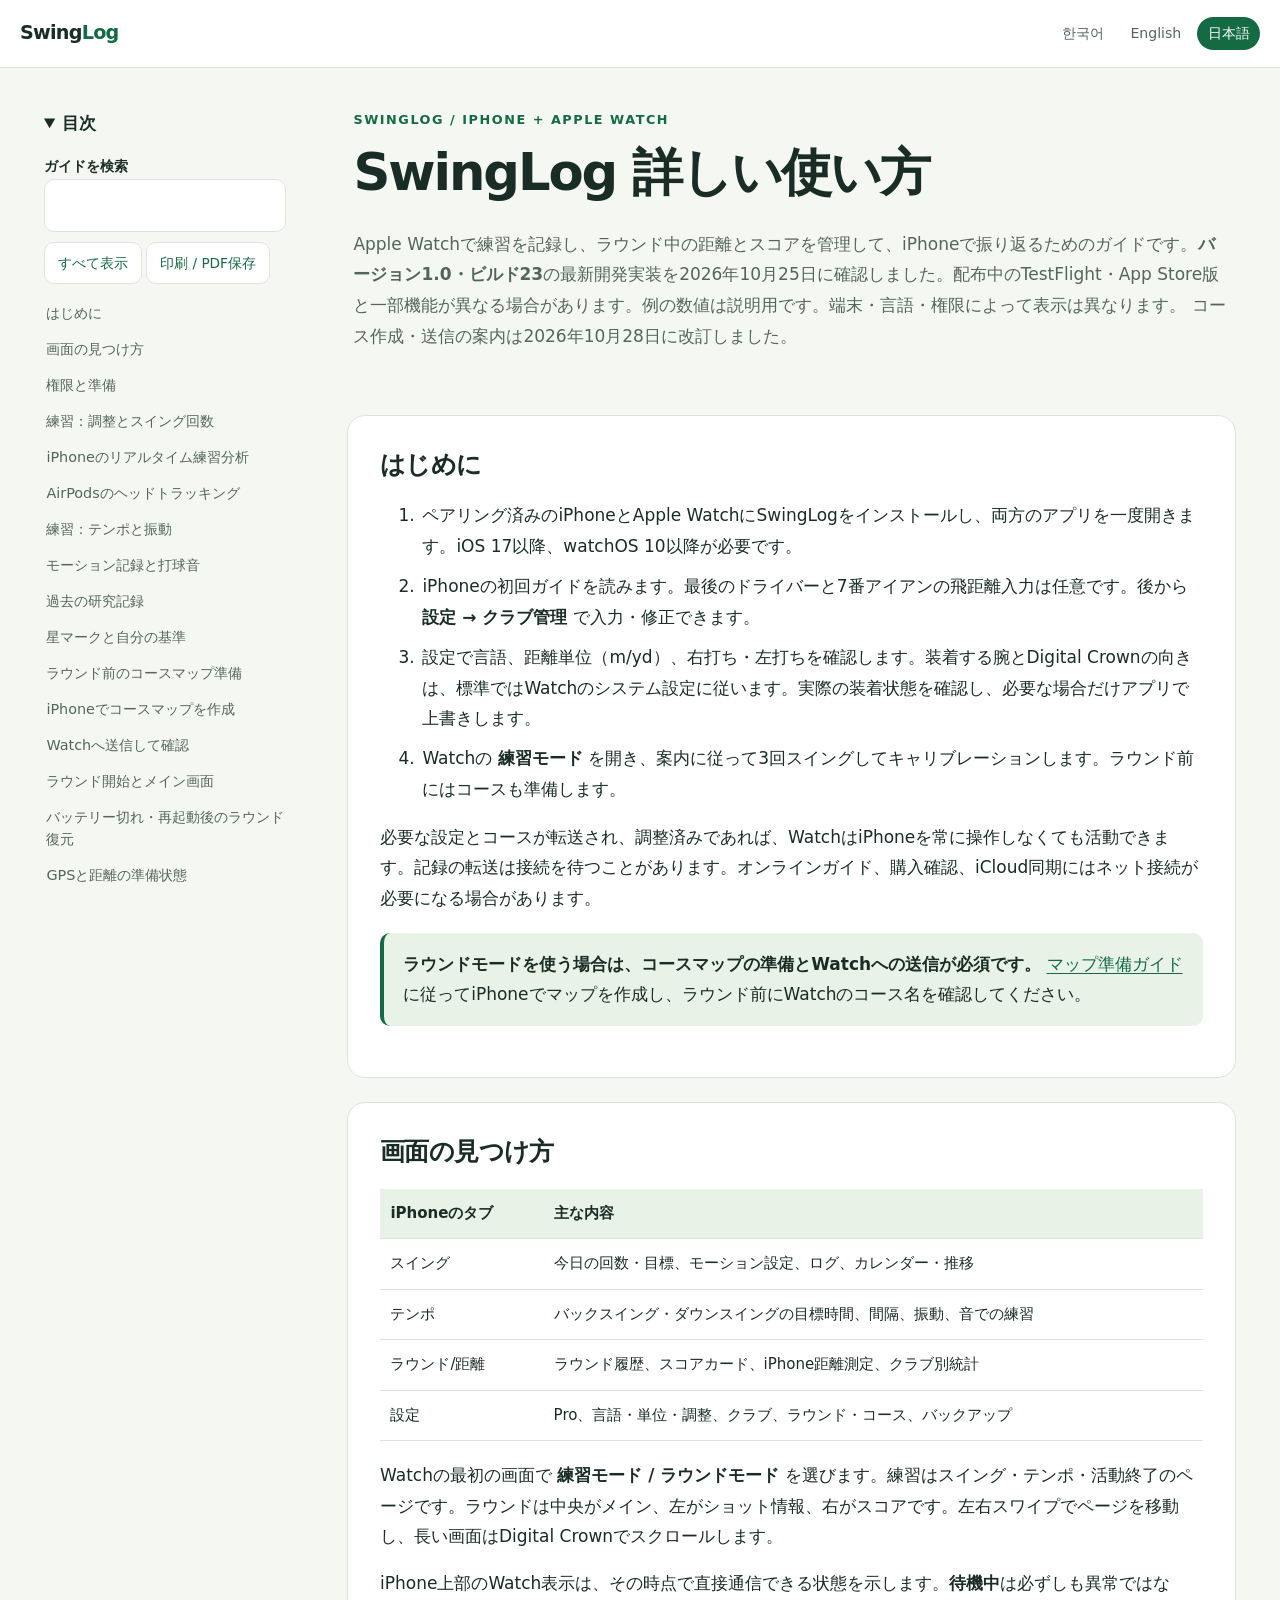
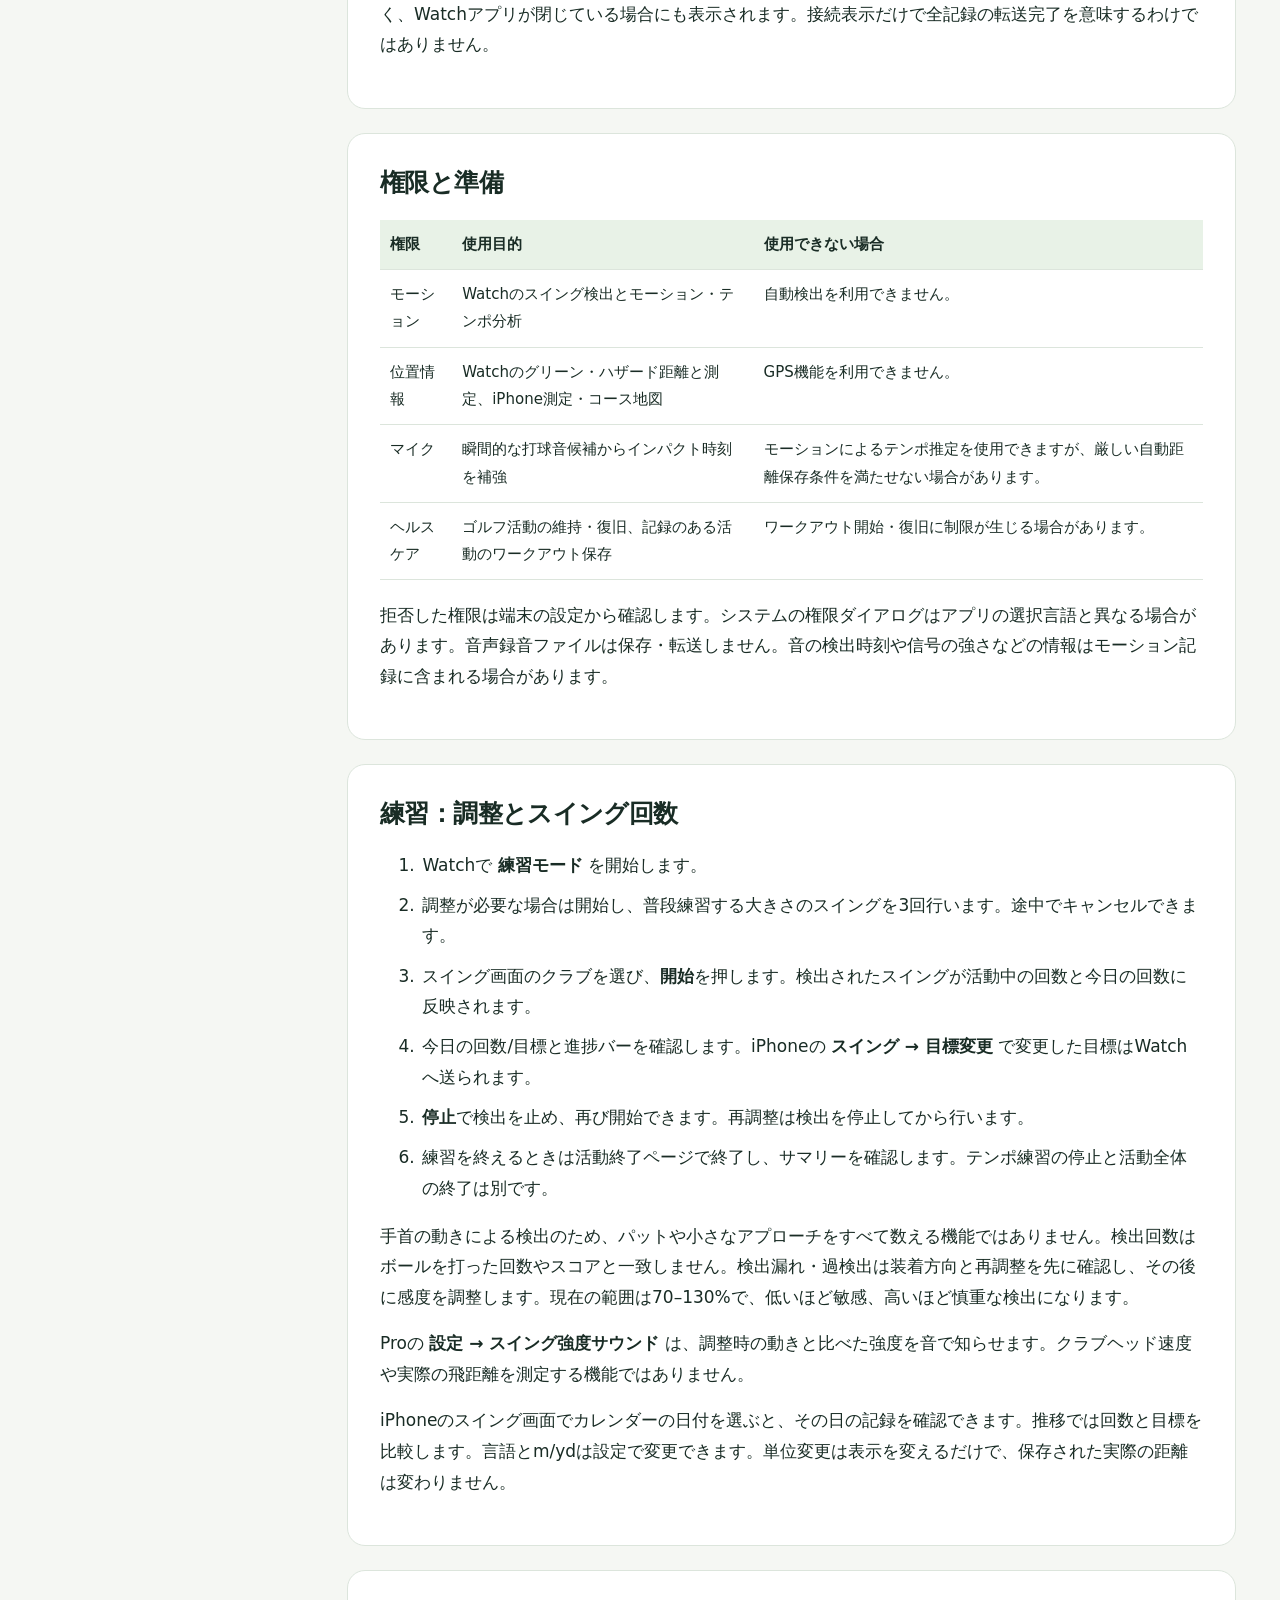
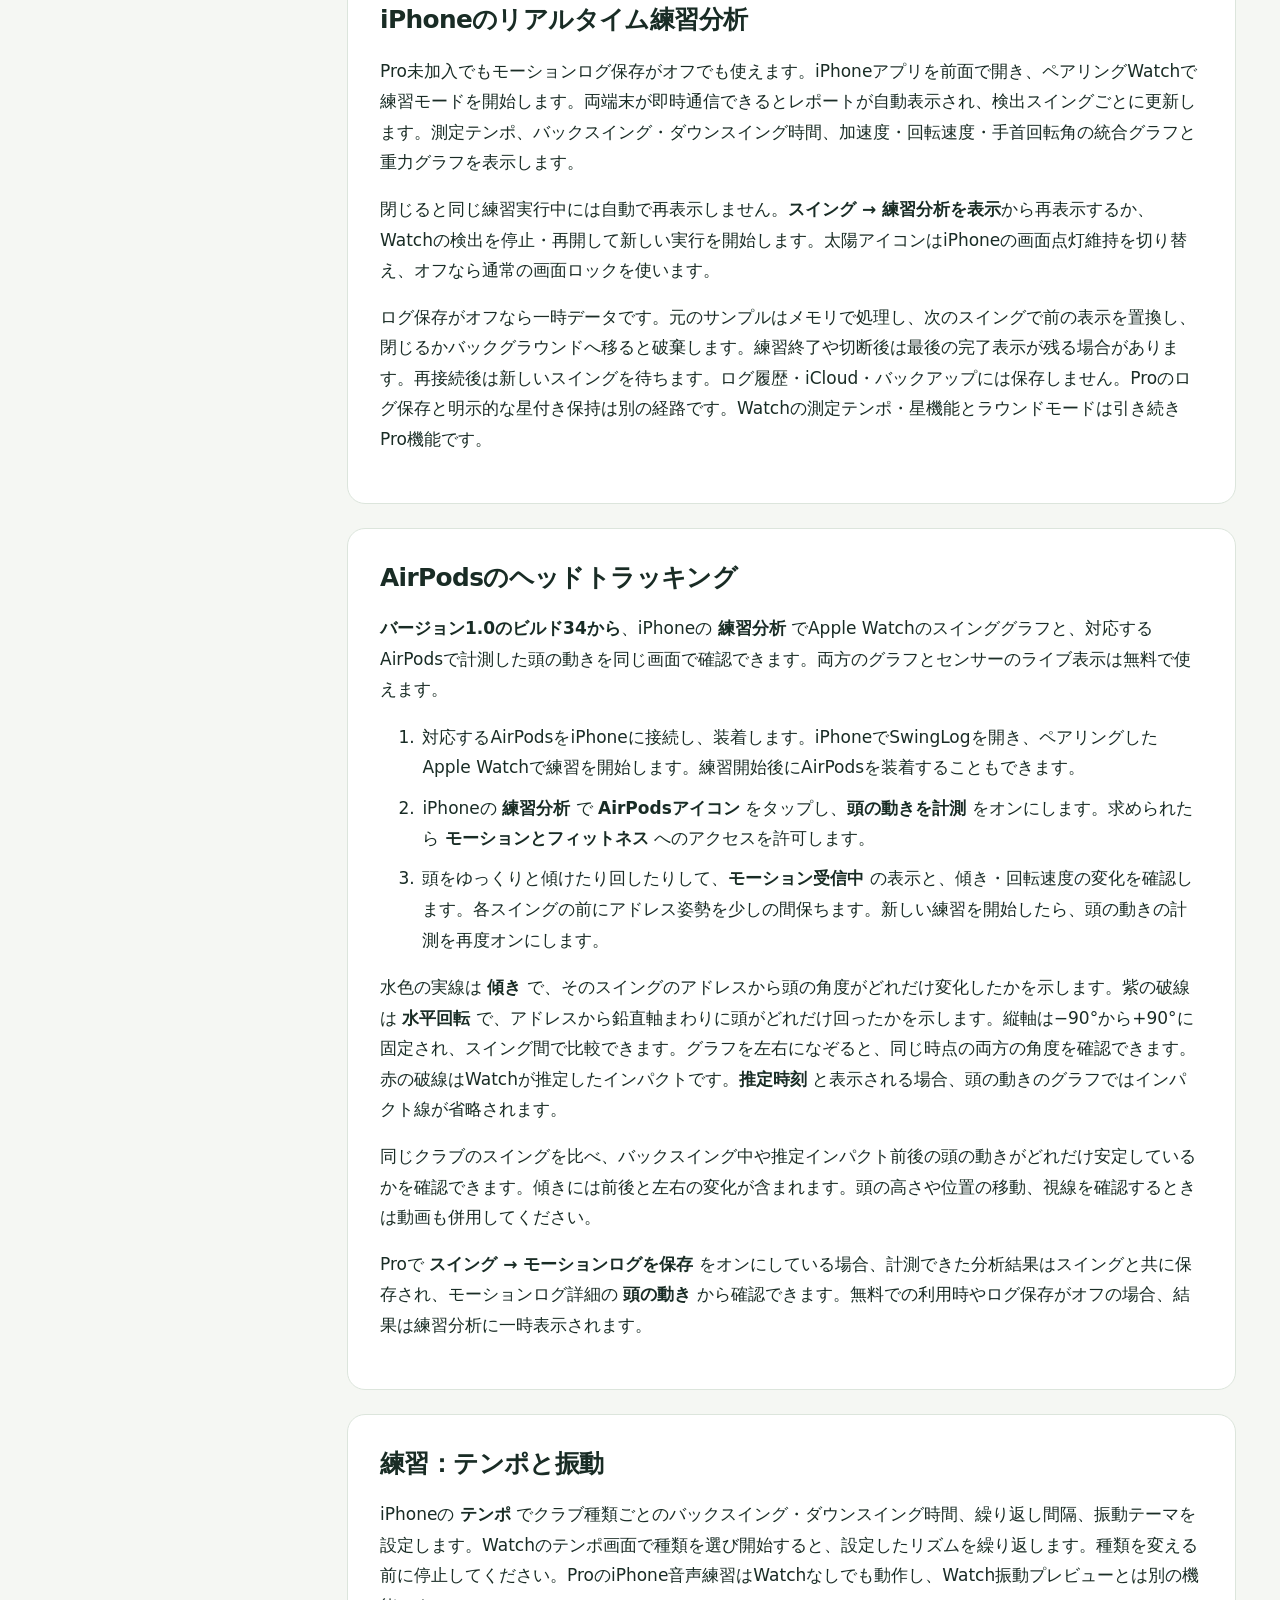
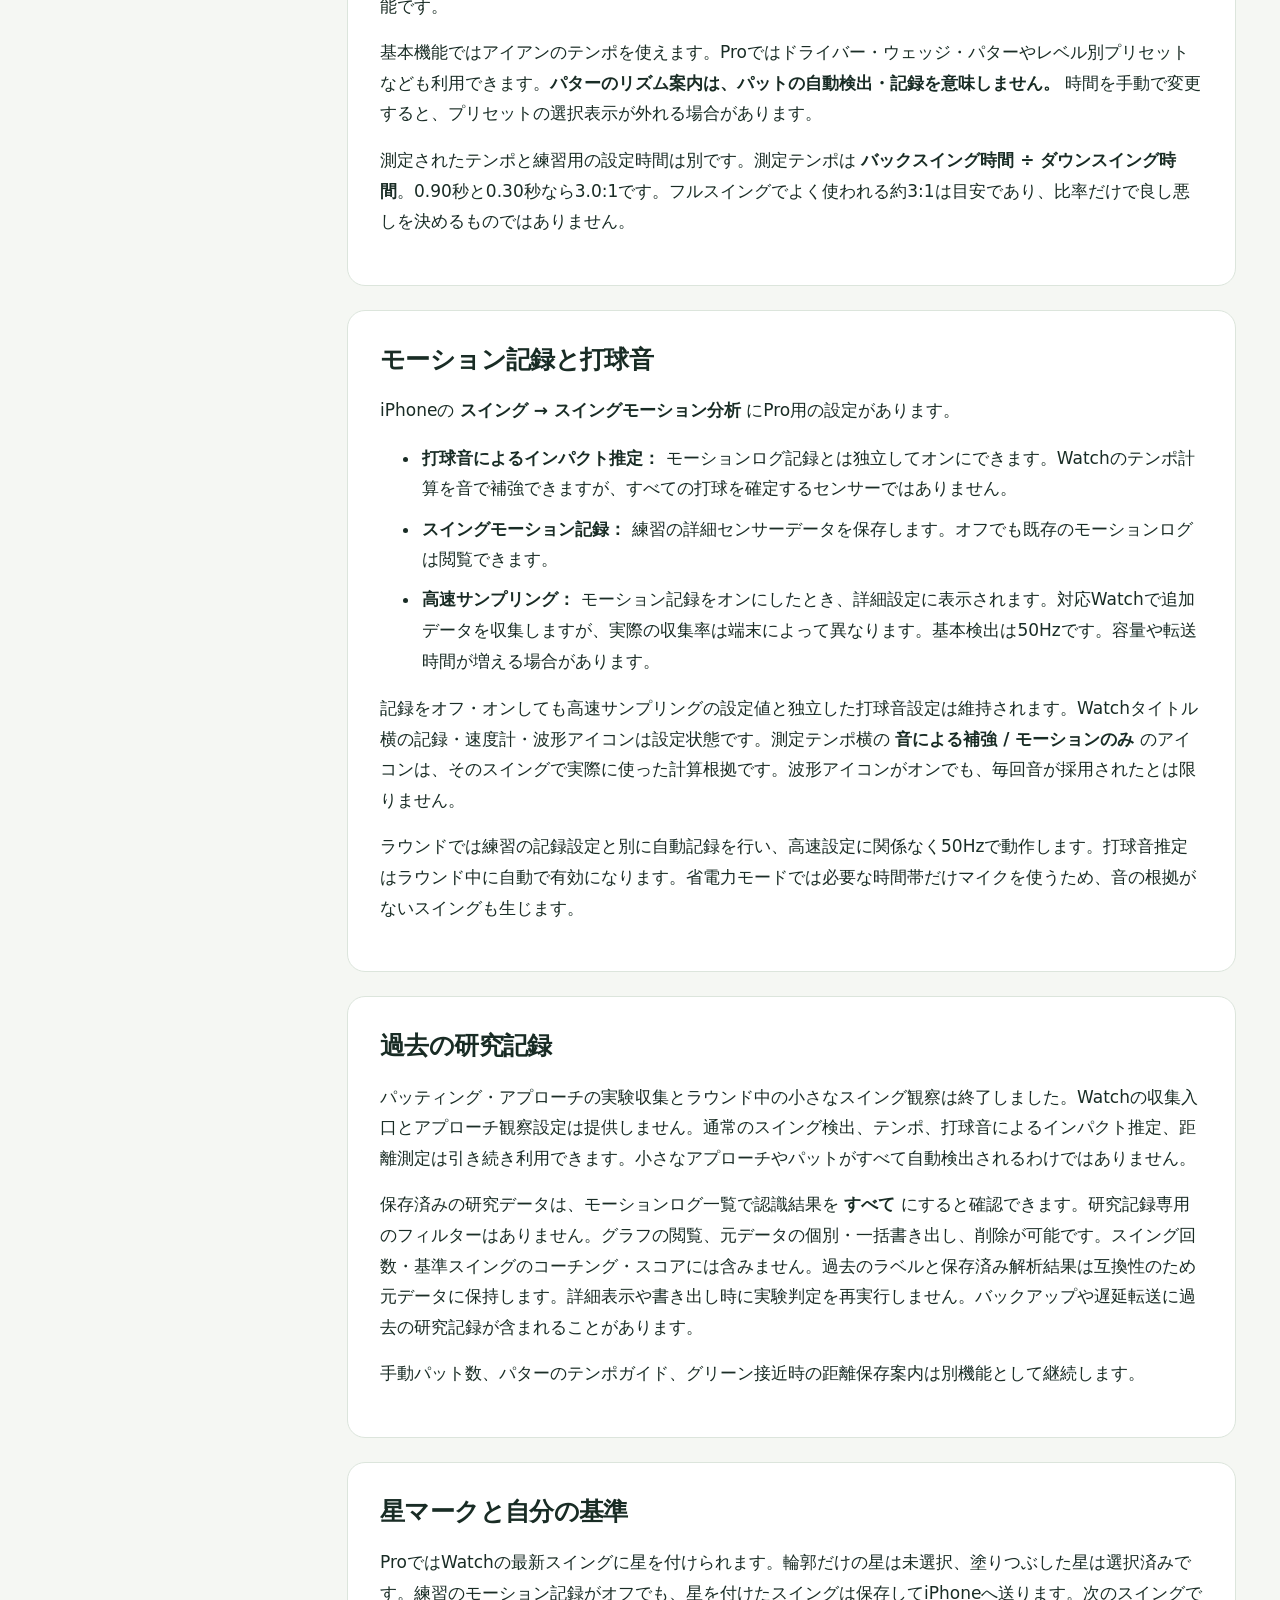
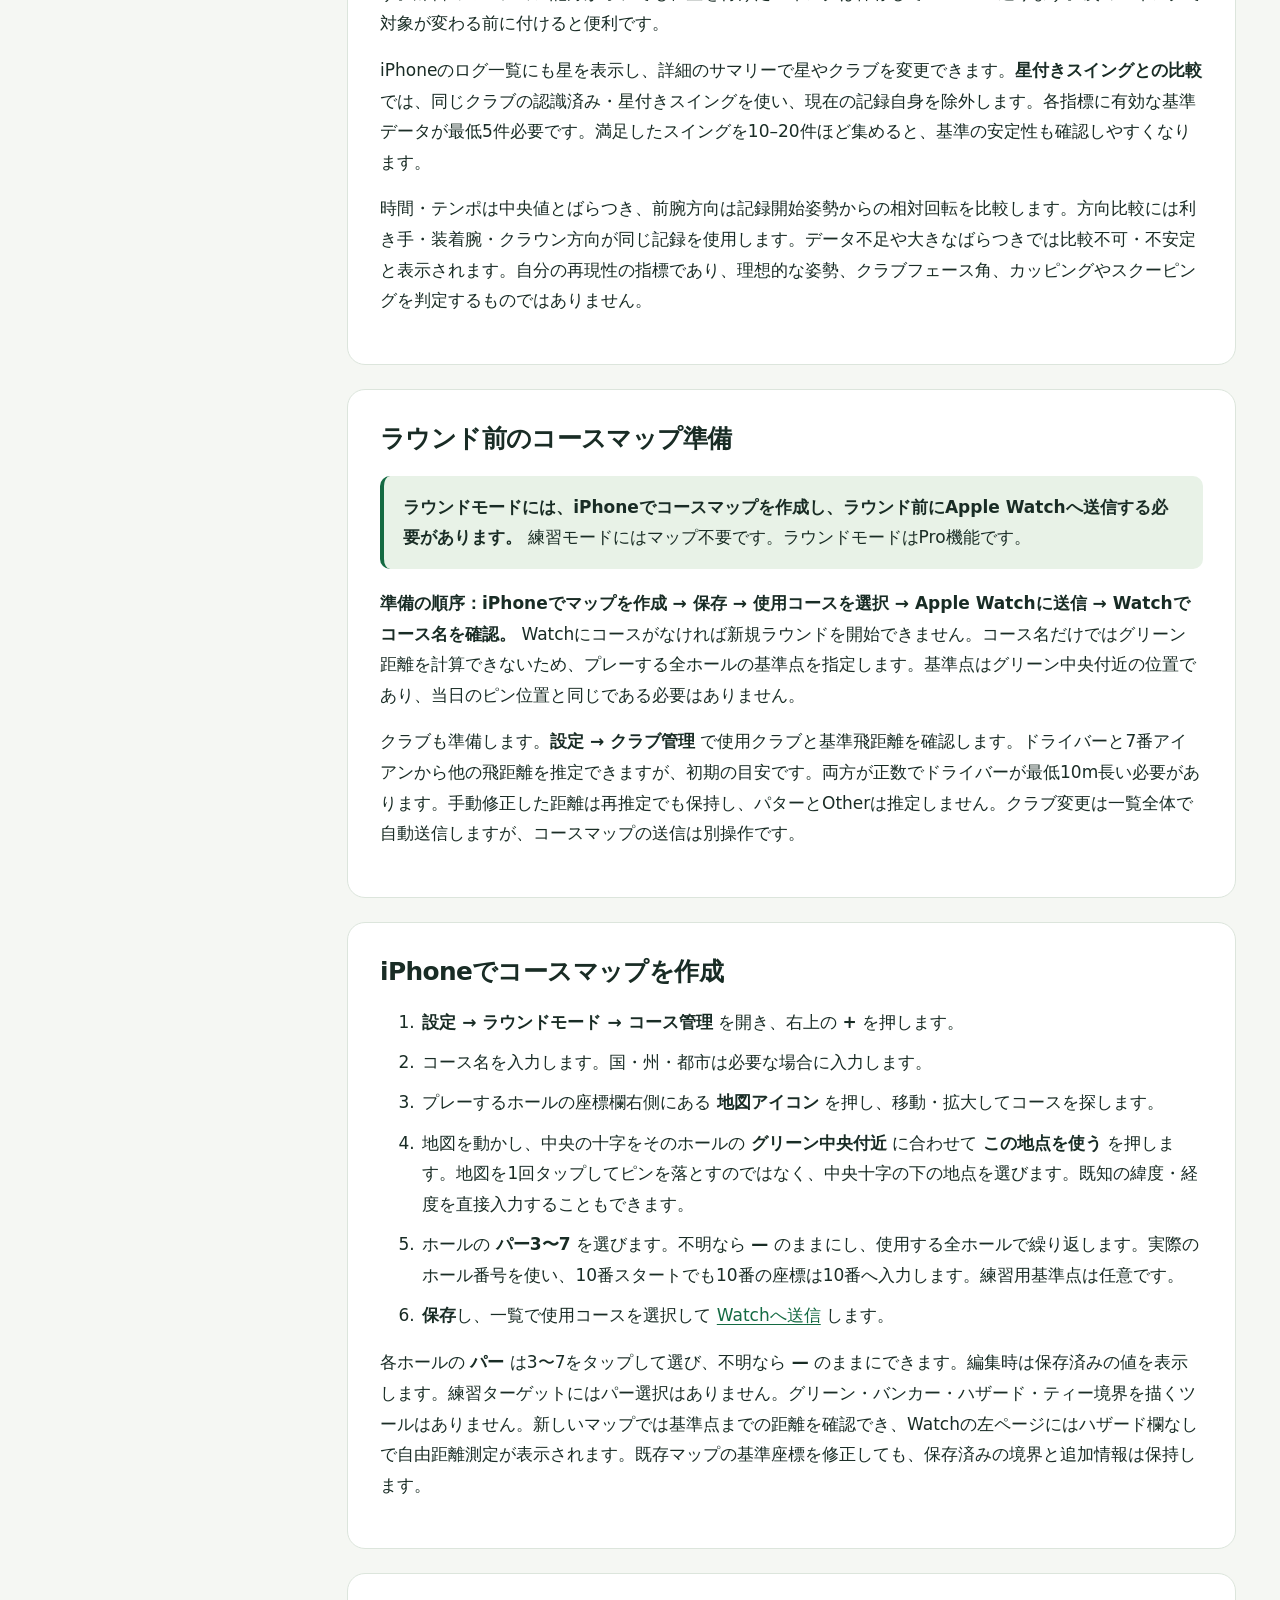
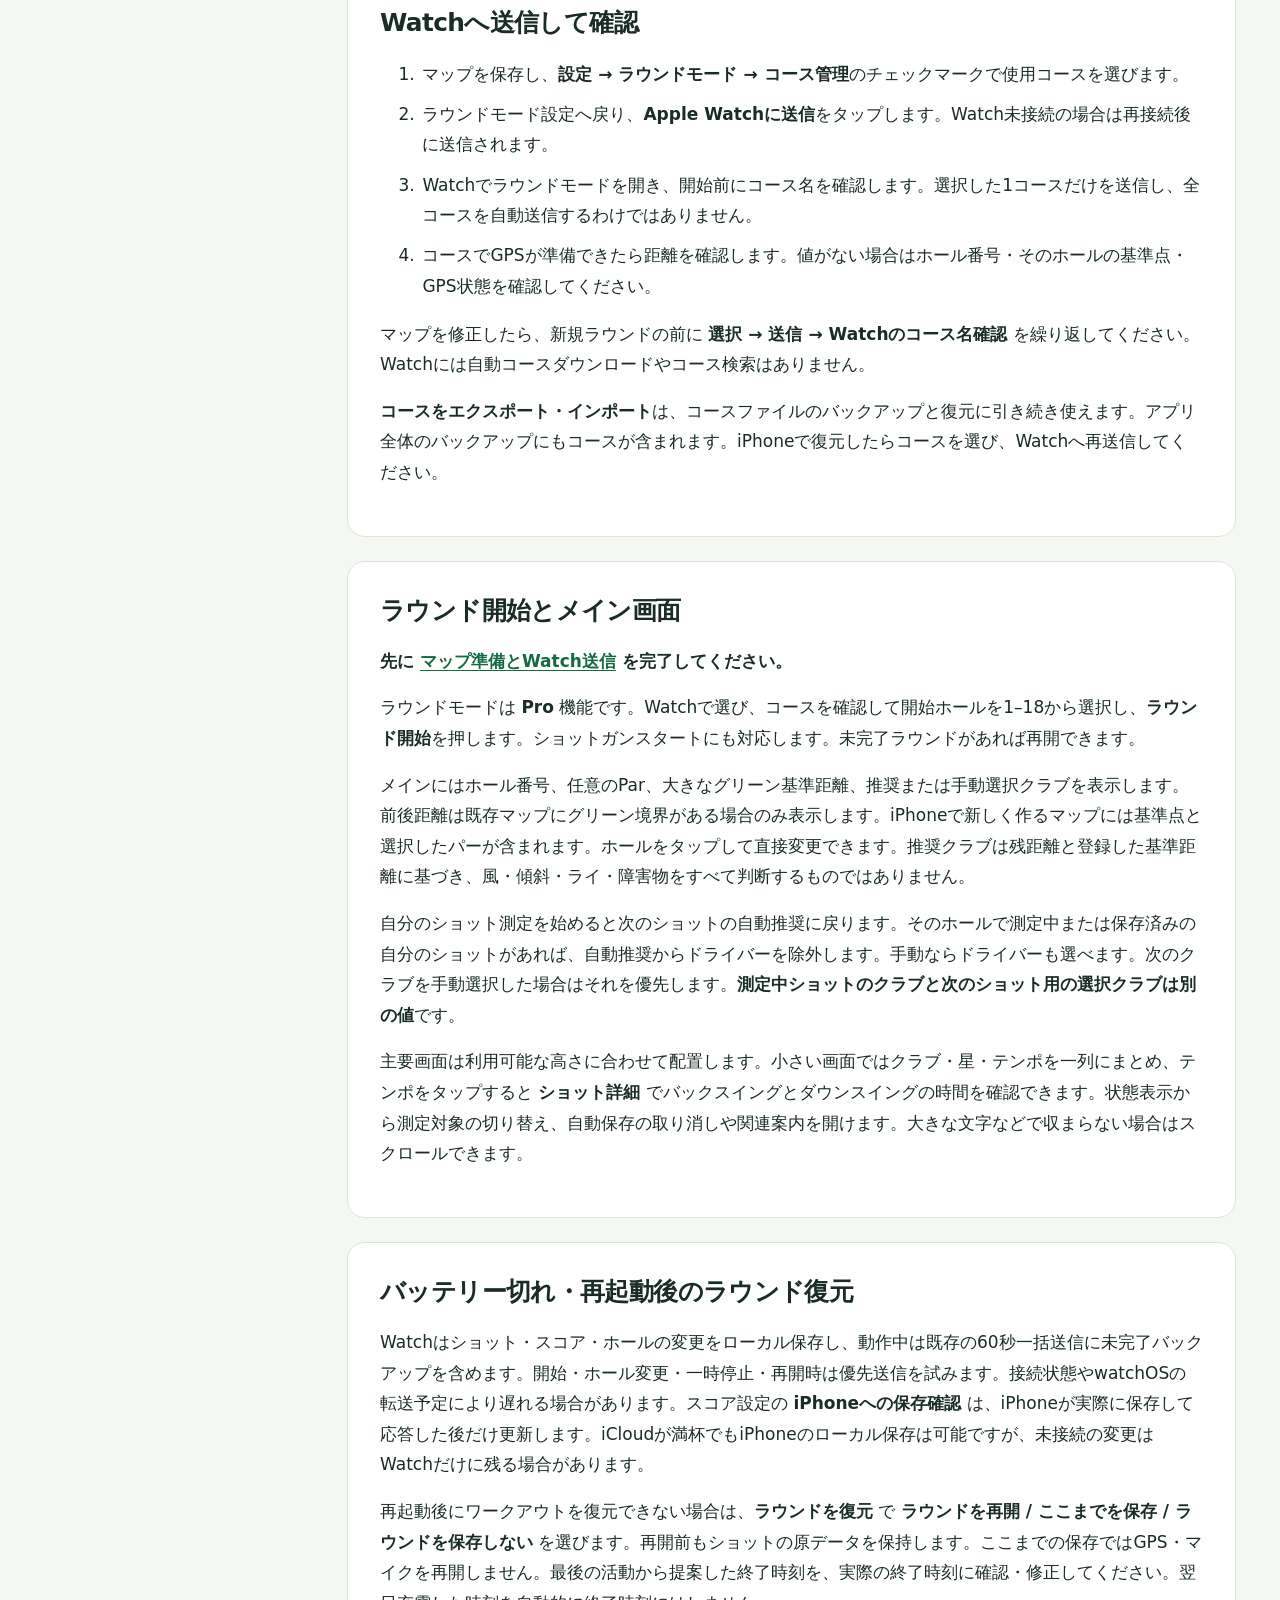
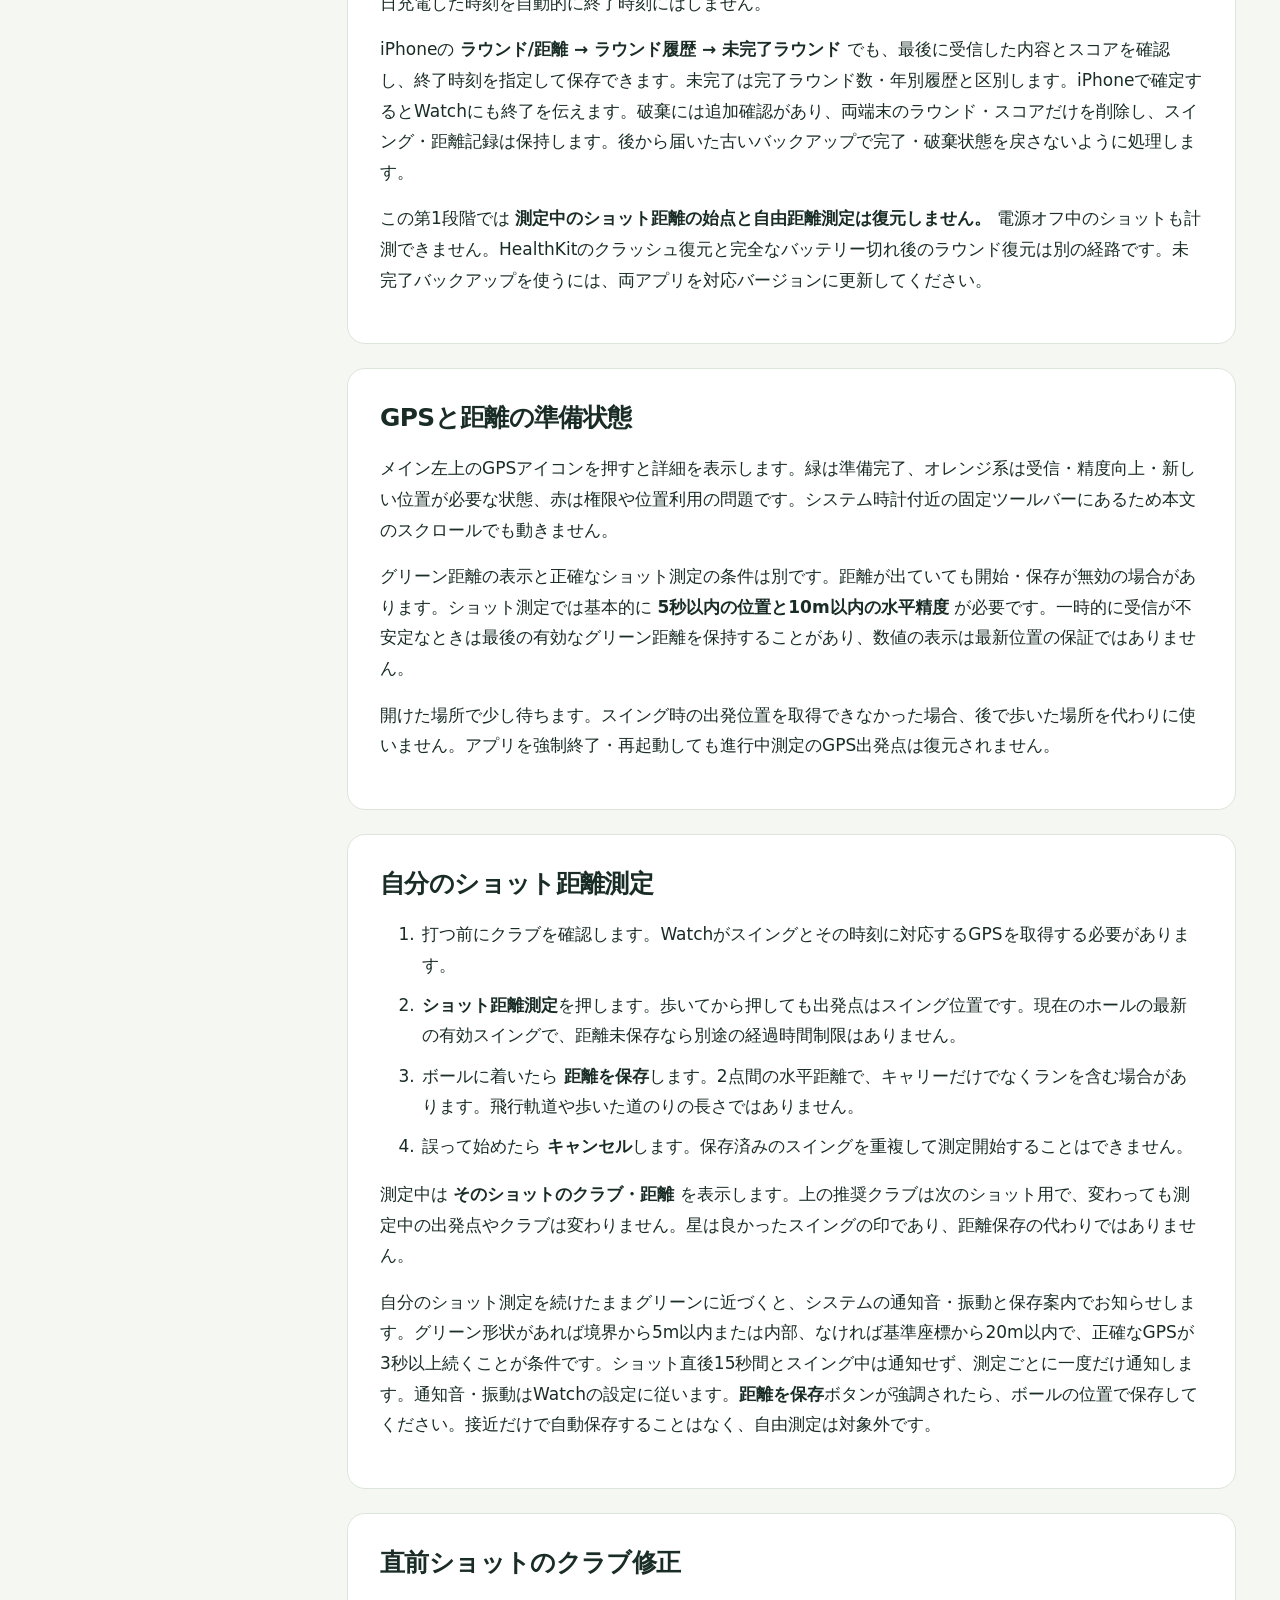
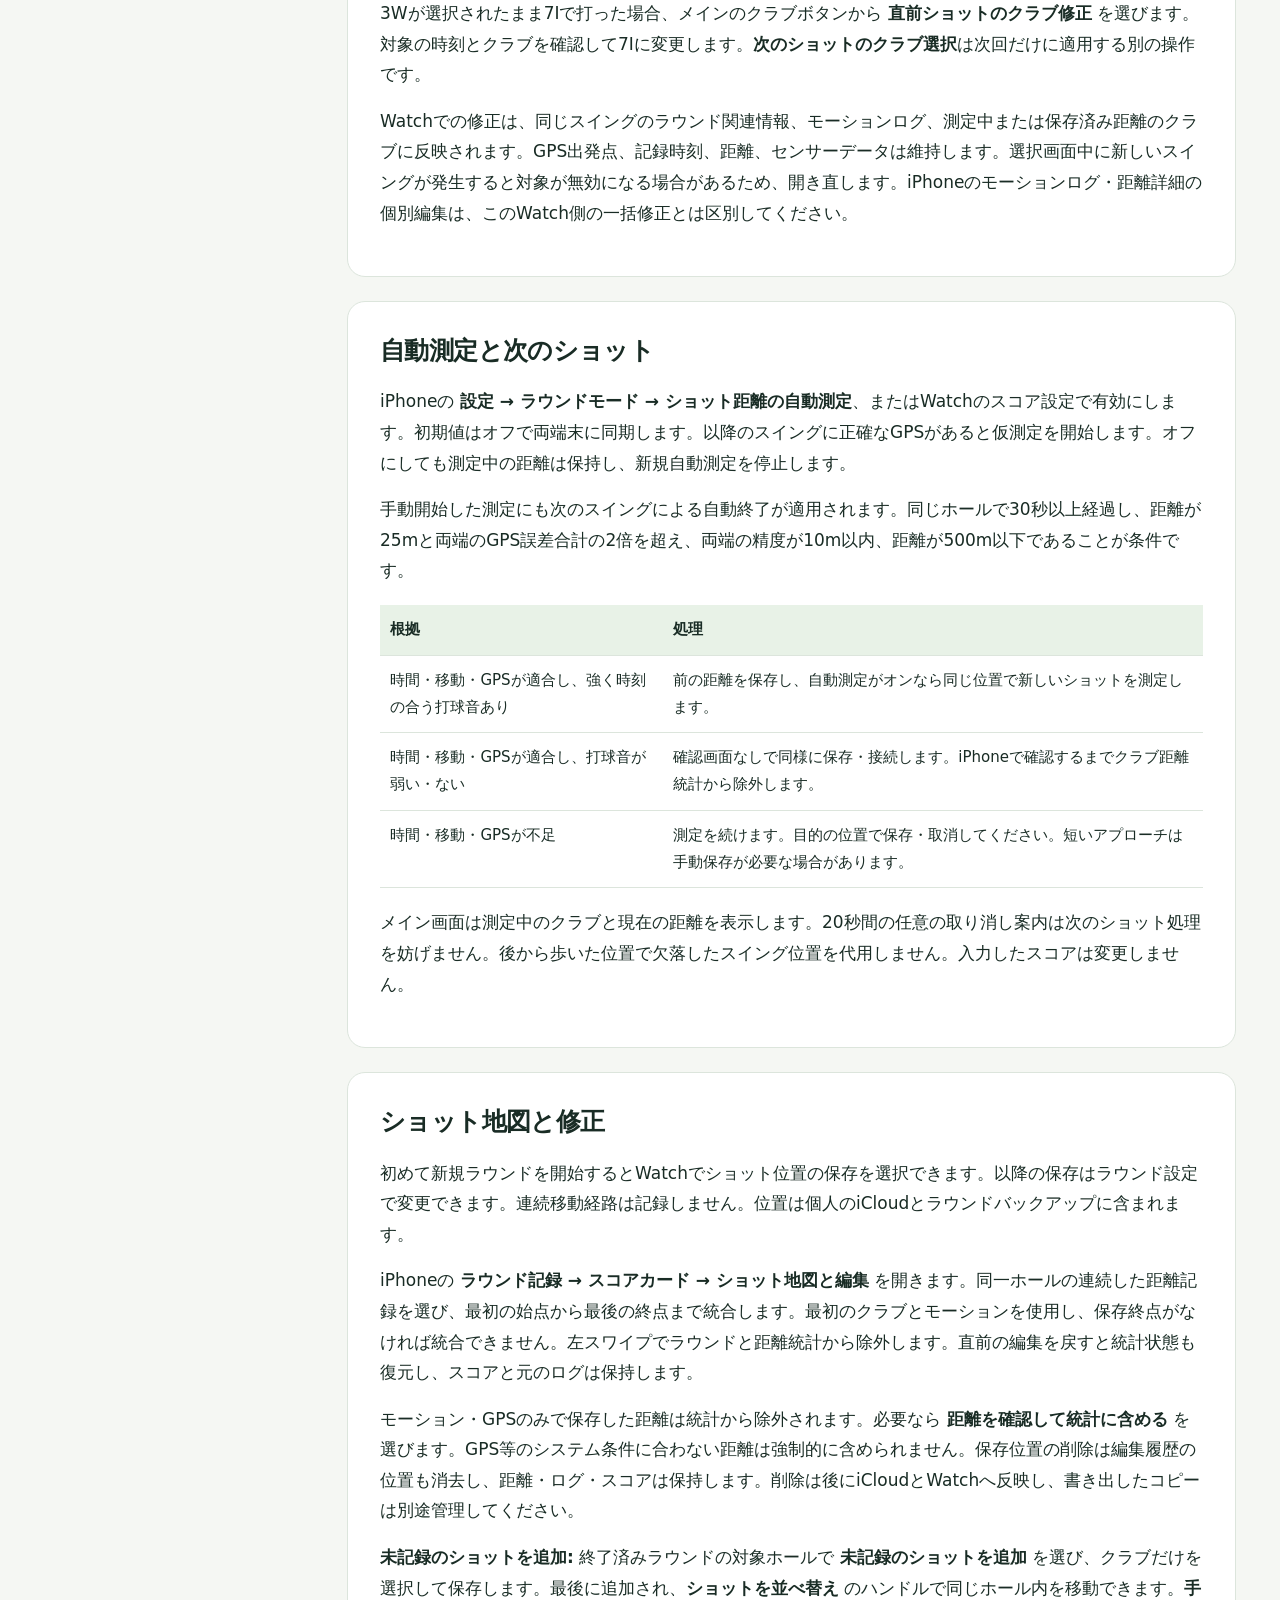
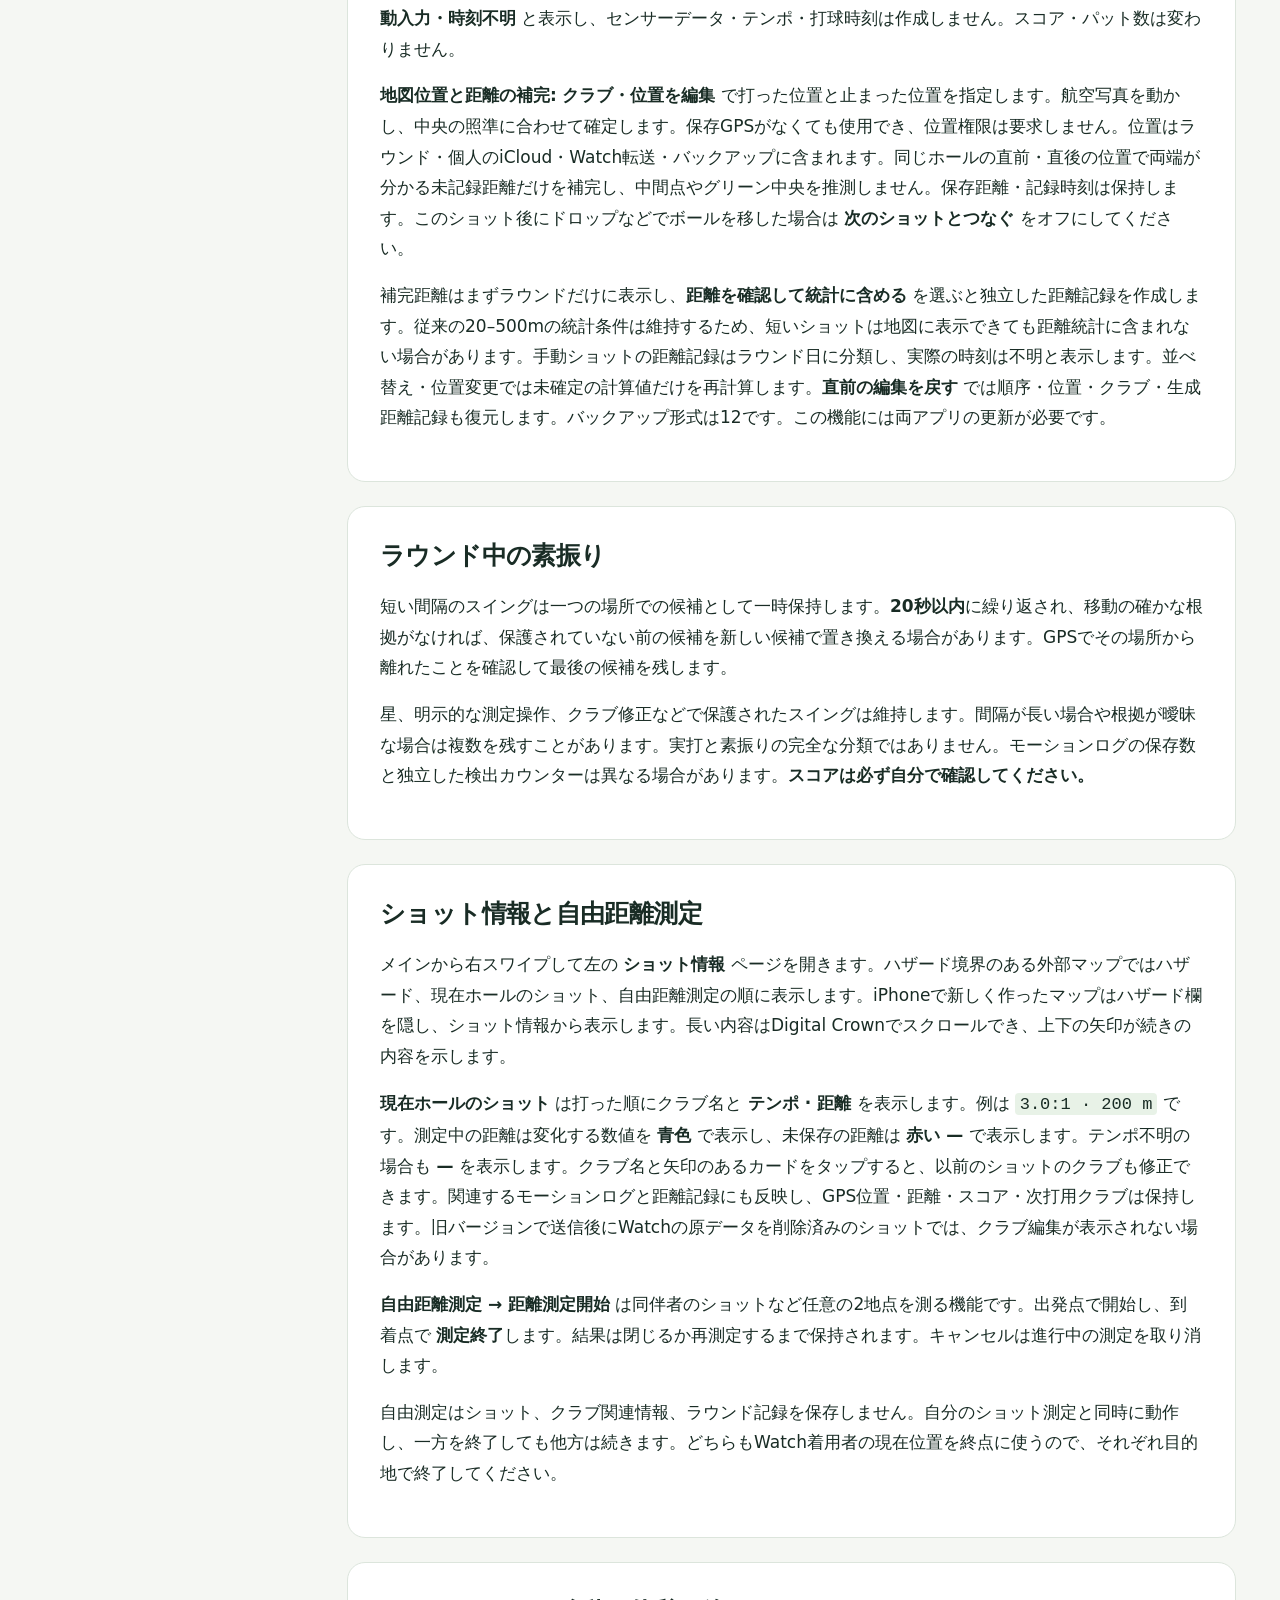
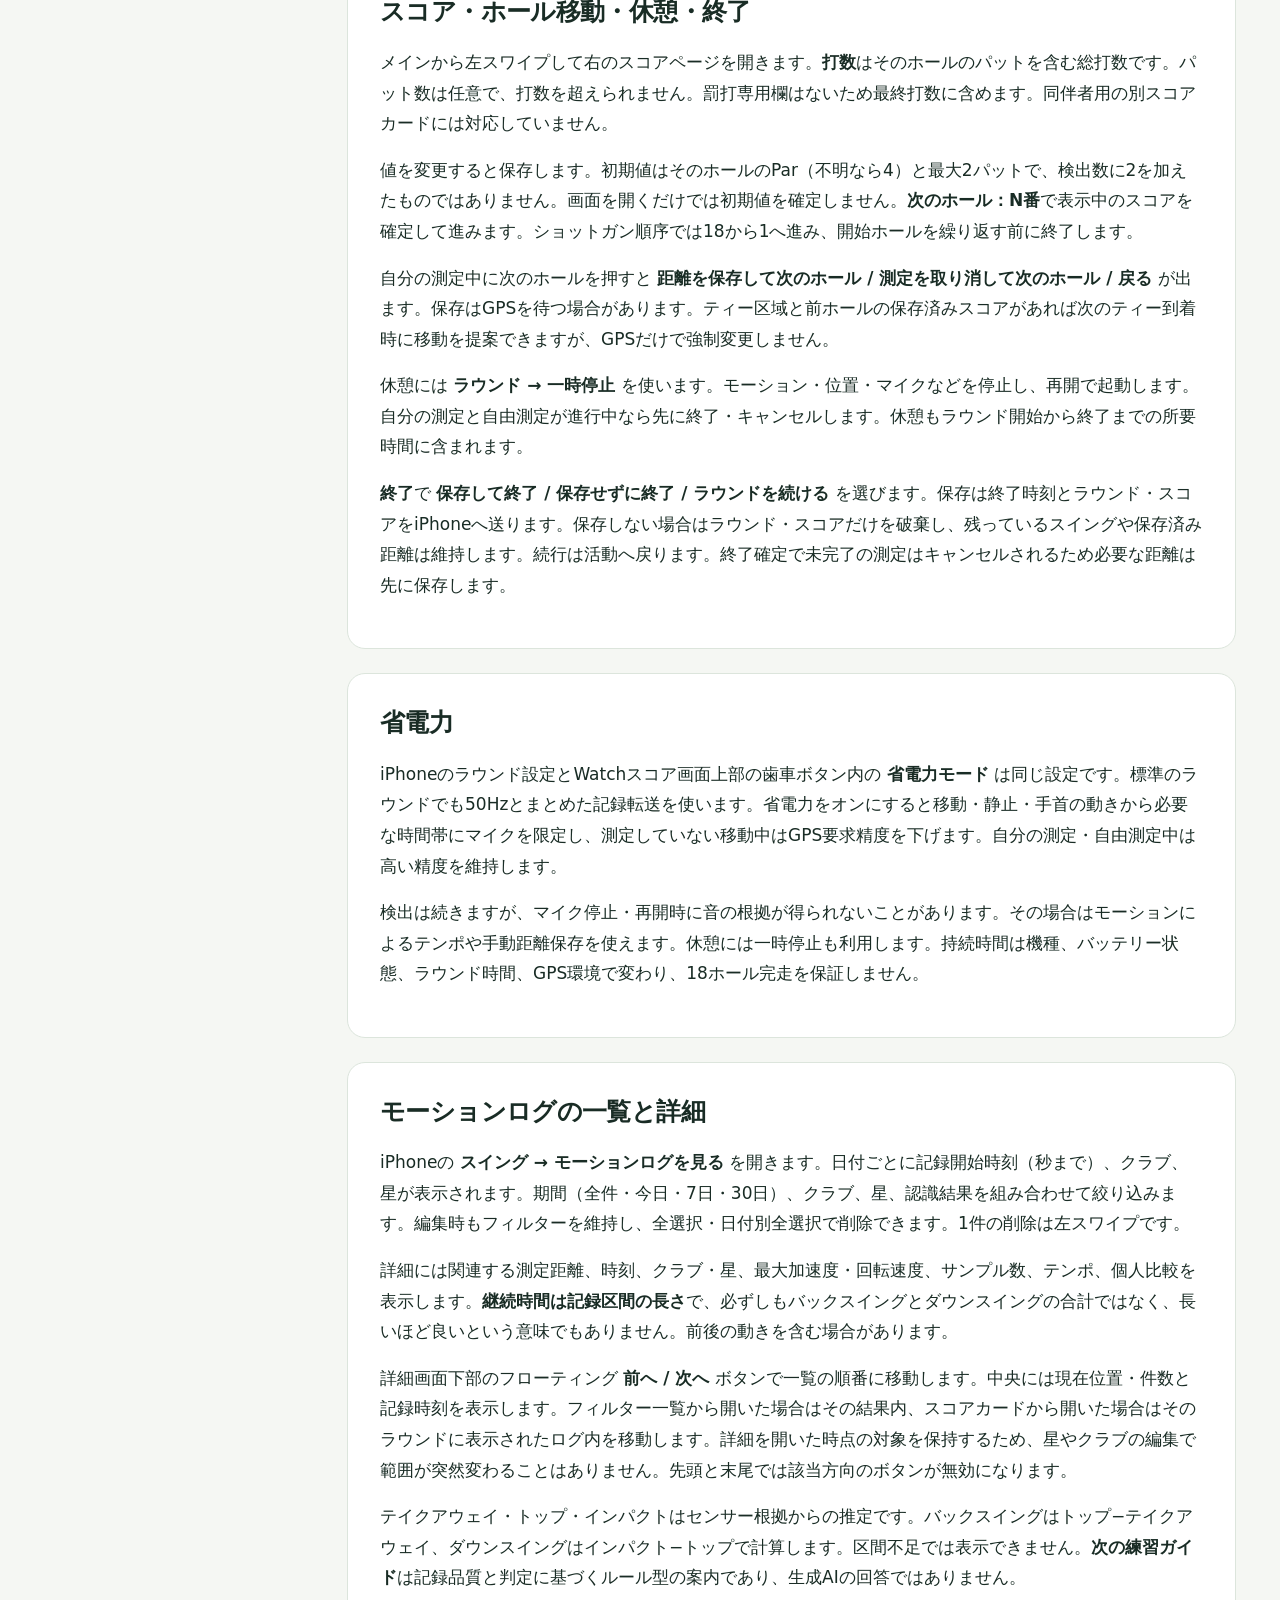
<file: guide/ja/index.html>
<!doctype html>
<html lang="ja"><head><meta charset="utf-8"><meta name="viewport" content="width=device-width,initial-scale=1"><meta name="description" content="SwingLog — 詳しい使い方 · iPhone &amp; Apple Watch"><title>SwingLog 詳しい使い方</title><link rel="stylesheet" href="../assets/guide.css"><link rel="alternate" hreflang="ko" href="https://wowjam.github.io/swinglog-privacy/guide/ko/"><link rel="alternate" hreflang="en" href="https://wowjam.github.io/swinglog-privacy/guide/en/"><link rel="alternate" hreflang="ja" href="https://wowjam.github.io/swinglog-privacy/guide/ja/"><link rel="canonical" href="https://wowjam.github.io/swinglog-privacy/guide/ja/"><script src="../assets/guide.js" defer></script></head>
<body><a class="skip" href="#main">本文へ移動</a><header><a class="brand" href="../">Swing<span>Log</span></a><nav class="languages" aria-label="Language"><a href="../ko/" lang="ko" hreflang="ko">한국어</a><a href="../en/" lang="en" hreflang="en">English</a><a href="../ja/" lang="ja" hreflang="ja" aria-current="page">日本語</a></nav></header>
<div class="layout"><aside><details id="contents" open><summary>目次</summary><div class="tools"><label for="search">ガイドを検索</label><input id="search" type="search" autocomplete="off"><button id="clear" type="button">すべて表示</button><button id="print" type="button">印刷 / PDF保存</button></div><nav aria-label="目次"><ol><li><a href="#start">はじめに</a></li><li><a href="#navigation">画面の見つけ方</a></li><li><a href="#permissions">権限と準備</a></li><li><a href="#practice">練習：調整とスイング回数</a></li><li><a href="#live-practice">iPhoneのリアルタイム練習分析</a></li><li><a href="#airpods-head-motion">AirPodsのヘッドトラッキング</a></li><li><a href="#tempo">練習：テンポと振動</a></li><li><a href="#capture">モーション記録と打球音</a></li><li><a href="#approach-collection">過去の研究記録</a></li><li><a href="#reference">星マークと自分の基準</a></li><li><a href="#round-preparation">ラウンド前のコースマップ準備</a></li><li><a href="#course-create">iPhoneでコースマップを作成</a></li><li><a href="#course-transfer">Watchへ送信して確認</a></li><li><a href="#round-start">ラウンド開始とメイン画面</a></li><li><a href="#round-recovery">バッテリー切れ・再起動後のラウンド復元</a></li><li><a href="#gps">GPSと距離の準備状態</a></li><li><a href="#shot-distance">自分のショット距離測定</a></li><li><a href="#correct-club">直前ショットのクラブ修正</a></li><li><a href="#automatic-distance">自動測定と次のショット</a></li><li><a href="#shot-map">ショット地図と修正</a></li><li><a href="#practice-swings">ラウンド中の素振り</a></li><li><a href="#hazards">ショット情報と自由距離測定</a></li><li><a href="#score">スコア・ホール移動・休憩・終了</a></li><li><a href="#battery">省電力</a></li><li><a href="#motion-logs">モーションログの一覧と詳細</a></li><li><a href="#charts">グラフと生データの出力</a></li><li><a href="#ai">AI分析の依頼</a></li><li><a href="#history">iPhoneのラウンド・距離履歴</a></li><li><a href="#phone-distance">iPhoneだけで距離測定</a></li><li><a href="#data">同期・バックアップ・削除</a></li><li><a href="#pro">Proサブスクリプション</a></li><li><a href="#troubleshooting">困ったとき</a></li><li><a href="#about">プライバシーとこのガイド</a></li></ol></nav></details></aside>
<main id="main"><div class="intro"><div class="eyebrow">SWINGLOG / IPHONE + APPLE WATCH</div><h1>SwingLog 詳しい使い方</h1><p>Apple Watchで練習を記録し、ラウンド中の距離とスコアを管理して、iPhoneで振り返るためのガイドです。<strong>バージョン1.0・ビルド23</strong>の最新開発実装を2026年10月25日に確認しました。配布中のTestFlight・App Store版と一部機能が異なる場合があります。例の数値は説明用です。端末・言語・権限によって表示は異なります。 コース作成・送信の案内は2026年10月28日に改訂しました。</p></div><p id="empty" class="empty" role="status" hidden>一致する項目がありません。</p><section id="start" aria-labelledby="h-start"><h2 id="h-start"><a href="#start">はじめに</a></h2><ol>
<li>ペアリング済みのiPhoneとApple WatchにSwingLogをインストールし、両方のアプリを一度開きます。iOS 17以降、watchOS 10以降が必要です。</li>
<li>iPhoneの初回ガイドを読みます。最後のドライバーと7番アイアンの飛距離入力は任意です。後から <strong>設定 → クラブ管理</strong> で入力・修正できます。</li>
<li>設定で言語、距離単位（m/yd）、右打ち・左打ちを確認します。装着する腕とDigital Crownの向きは、標準ではWatchのシステム設定に従います。実際の装着状態を確認し、必要な場合だけアプリで上書きします。</li>
<li>Watchの <strong>練習モード</strong> を開き、案内に従って3回スイングしてキャリブレーションします。ラウンド前にはコースも準備します。</li>
</ol>
<p>必要な設定とコースが転送され、調整済みであれば、WatchはiPhoneを常に操作しなくても活動できます。記録の転送は接続を待つことがあります。オンラインガイド、購入確認、iCloud同期にはネット接続が必要になる場合があります。</p>
<div class="notice" role="note"><p><strong>ラウンドモードを使う場合は、コースマップの準備とWatchへの送信が必須です。</strong> <a href="#round-preparation">マップ準備ガイド</a>に従ってiPhoneでマップを作成し、ラウンド前にWatchのコース名を確認してください。</p></div></section><section id="navigation" aria-labelledby="h-navigation"><h2 id="h-navigation"><a href="#navigation">画面の見つけ方</a></h2><div class="table-wrap" tabindex="0"><table><thead><tr><th scope="col">iPhoneのタブ</th><th scope="col">主な内容</th></tr></thead><tbody>
<tr><td>スイング</td><td>今日の回数・目標、モーション設定、ログ、カレンダー・推移</td></tr>
<tr><td>テンポ</td><td>バックスイング・ダウンスイングの目標時間、間隔、振動、音での練習</td></tr>
<tr><td>ラウンド/距離</td><td>ラウンド履歴、スコアカード、iPhone距離測定、クラブ別統計</td></tr>
<tr><td>設定</td><td>Pro、言語・単位・調整、クラブ、ラウンド・コース、バックアップ</td></tr>
</tbody></table></div>
<p>Watchの最初の画面で <strong>練習モード / ラウンドモード</strong> を選びます。練習はスイング・テンポ・活動終了のページです。ラウンドは中央がメイン、左がショット情報、右がスコアです。左右スワイプでページを移動し、長い画面はDigital Crownでスクロールします。</p>
<p>iPhone上部のWatch表示は、その時点で直接通信できる状態を示します。<strong>待機中</strong>は必ずしも異常ではなく、Watchアプリが閉じている場合にも表示されます。接続表示だけで全記録の転送完了を意味するわけではありません。</p></section><section id="permissions" aria-labelledby="h-permissions"><h2 id="h-permissions"><a href="#permissions">権限と準備</a></h2><div class="table-wrap" tabindex="0"><table><thead><tr><th scope="col">権限</th><th scope="col">使用目的</th><th scope="col">使用できない場合</th></tr></thead><tbody>
<tr><td>モーション</td><td>Watchのスイング検出とモーション・テンポ分析</td><td>自動検出を利用できません。</td></tr>
<tr><td>位置情報</td><td>Watchのグリーン・ハザード距離と測定、iPhone測定・コース地図</td><td>GPS機能を利用できません。</td></tr>
<tr><td>マイク</td><td>瞬間的な打球音候補からインパクト時刻を補強</td><td>モーションによるテンポ推定を使用できますが、厳しい自動距離保存条件を満たせない場合があります。</td></tr>
<tr><td>ヘルスケア</td><td>ゴルフ活動の維持・復旧、記録のある活動のワークアウト保存</td><td>ワークアウト開始・復旧に制限が生じる場合があります。</td></tr>
</tbody></table></div>
<p>拒否した権限は端末の設定から確認します。システムの権限ダイアログはアプリの選択言語と異なる場合があります。音声録音ファイルは保存・転送しません。音の検出時刻や信号の強さなどの情報はモーション記録に含まれる場合があります。</p></section><section id="practice" aria-labelledby="h-practice"><h2 id="h-practice"><a href="#practice">練習：調整とスイング回数</a></h2><ol>
<li>Watchで <strong>練習モード</strong> を開始します。</li>
<li>調整が必要な場合は開始し、普段練習する大きさのスイングを3回行います。途中でキャンセルできます。</li>
<li>スイング画面のクラブを選び、<strong>開始</strong>を押します。検出されたスイングが活動中の回数と今日の回数に反映されます。</li>
<li>今日の回数/目標と進捗バーを確認します。iPhoneの <strong>スイング → 目標変更</strong> で変更した目標はWatchへ送られます。</li>
<li><strong>停止</strong>で検出を止め、再び開始できます。再調整は検出を停止してから行います。</li>
<li>練習を終えるときは活動終了ページで終了し、サマリーを確認します。テンポ練習の停止と活動全体の終了は別です。</li>
</ol>
<p>手首の動きによる検出のため、パットや小さなアプローチをすべて数える機能ではありません。検出回数はボールを打った回数やスコアと一致しません。検出漏れ・過検出は装着方向と再調整を先に確認し、その後に感度を調整します。現在の範囲は70–130%で、低いほど敏感、高いほど慎重な検出になります。</p>
<p>Proの <strong>設定 → スイング強度サウンド</strong> は、調整時の動きと比べた強度を音で知らせます。クラブヘッド速度や実際の飛距離を測定する機能ではありません。</p>
<p>iPhoneのスイング画面でカレンダーの日付を選ぶと、その日の記録を確認できます。推移では回数と目標を比較します。言語とm/ydは設定で変更できます。単位変更は表示を変えるだけで、保存された実際の距離は変わりません。</p></section><section id="live-practice" aria-labelledby="h-live-practice"><h2 id="h-live-practice"><a href="#live-practice">iPhoneのリアルタイム練習分析</a></h2><p>Pro未加入でもモーションログ保存がオフでも使えます。iPhoneアプリを前面で開き、ペアリングWatchで練習モードを開始します。両端末が即時通信できるとレポートが自動表示され、検出スイングごとに更新します。測定テンポ、バックスイング・ダウンスイング時間、加速度・回転速度・手首回転角の統合グラフと重力グラフを表示します。</p>
<p>閉じると同じ練習実行中には自動で再表示しません。<strong>スイング → 練習分析を表示</strong>から再表示するか、Watchの検出を停止・再開して新しい実行を開始します。太陽アイコンはiPhoneの画面点灯維持を切り替え、オフなら通常の画面ロックを使います。</p>
<p>ログ保存がオフなら一時データです。元のサンプルはメモリで処理し、次のスイングで前の表示を置換し、閉じるかバックグラウンドへ移ると破棄します。練習終了や切断後は最後の完了表示が残る場合があります。再接続後は新しいスイングを待ちます。ログ履歴・iCloud・バックアップには保存しません。Proのログ保存と明示的な星付き保持は別の経路です。Watchの測定テンポ・星機能とラウンドモードは引き続きPro機能です。</p></section><section id="airpods-head-motion" aria-labelledby="h-airpods-head-motion"><h2 id="h-airpods-head-motion"><a href="#airpods-head-motion">AirPodsのヘッドトラッキング</a></h2><p><strong>バージョン1.0のビルド34から</strong>、iPhoneの <strong>練習分析</strong> でApple Watchのスインググラフと、対応するAirPodsで計測した頭の動きを同じ画面で確認できます。両方のグラフとセンサーのライブ表示は無料で使えます。</p>
<ol>
<li>対応するAirPodsをiPhoneに接続し、装着します。iPhoneでSwingLogを開き、ペアリングしたApple Watchで練習を開始します。練習開始後にAirPodsを装着することもできます。</li>
<li>iPhoneの <strong>練習分析</strong> で <strong>AirPodsアイコン</strong> をタップし、<strong>頭の動きを計測</strong> をオンにします。求められたら <strong>モーションとフィットネス</strong> へのアクセスを許可します。</li>
<li>頭をゆっくりと傾けたり回したりして、<strong>モーション受信中</strong> の表示と、傾き・回転速度の変化を確認します。各スイングの前にアドレス姿勢を少しの間保ちます。新しい練習を開始したら、頭の動きの計測を再度オンにします。</li>
</ol>
<p>水色の実線は <strong>傾き</strong> で、そのスイングのアドレスから頭の角度がどれだけ変化したかを示します。紫の破線は <strong>水平回転</strong> で、アドレスから鉛直軸まわりに頭がどれだけ回ったかを示します。縦軸は−90°から+90°に固定され、スイング間で比較できます。グラフを左右になぞると、同じ時点の両方の角度を確認できます。赤の破線はWatchが推定したインパクトです。<strong>推定時刻</strong> と表示される場合、頭の動きのグラフではインパクト線が省略されます。</p>
<p>同じクラブのスイングを比べ、バックスイング中や推定インパクト前後の頭の動きがどれだけ安定しているかを確認できます。傾きには前後と左右の変化が含まれます。頭の高さや位置の移動、視線を確認するときは動画も併用してください。</p>
<p>Proで <strong>スイング → モーションログを保存</strong> をオンにしている場合、計測できた分析結果はスイングと共に保存され、モーションログ詳細の <strong>頭の動き</strong> から確認できます。無料での利用時やログ保存がオフの場合、結果は練習分析に一時表示されます。</p></section><section id="tempo" aria-labelledby="h-tempo"><h2 id="h-tempo"><a href="#tempo">練習：テンポと振動</a></h2><p>iPhoneの <strong>テンポ</strong> でクラブ種類ごとのバックスイング・ダウンスイング時間、繰り返し間隔、振動テーマを設定します。Watchのテンポ画面で種類を選び開始すると、設定したリズムを繰り返します。種類を変える前に停止してください。ProのiPhone音声練習はWatchなしでも動作し、Watch振動プレビューとは別の機能です。</p>
<p>基本機能ではアイアンのテンポを使えます。Proではドライバー・ウェッジ・パターやレベル別プリセットなども利用できます。<strong>パターのリズム案内は、パットの自動検出・記録を意味しません。</strong> 時間を手動で変更すると、プリセットの選択表示が外れる場合があります。</p>
<p>測定されたテンポと練習用の設定時間は別です。測定テンポは <strong>バックスイング時間 ÷ ダウンスイング時間</strong>。0.90秒と0.30秒なら3.0:1です。フルスイングでよく使われる約3:1は目安であり、比率だけで良し悪しを決めるものではありません。</p></section><section id="capture" aria-labelledby="h-capture"><h2 id="h-capture"><a href="#capture">モーション記録と打球音</a></h2><p>iPhoneの <strong>スイング → スイングモーション分析</strong> にPro用の設定があります。</p>
<ul>
<li><strong>打球音によるインパクト推定：</strong> モーションログ記録とは独立してオンにできます。Watchのテンポ計算を音で補強できますが、すべての打球を確定するセンサーではありません。</li>
<li><strong>スイングモーション記録：</strong> 練習の詳細センサーデータを保存します。オフでも既存のモーションログは閲覧できます。</li>
<li><strong>高速サンプリング：</strong> モーション記録をオンにしたとき、詳細設定に表示されます。対応Watchで追加データを収集しますが、実際の収集率は端末によって異なります。基本検出は50Hzです。容量や転送時間が増える場合があります。</li>
</ul>
<p>記録をオフ・オンしても高速サンプリングの設定値と独立した打球音設定は維持されます。Watchタイトル横の記録・速度計・波形アイコンは設定状態です。測定テンポ横の <strong>音による補強 / モーションのみ</strong> のアイコンは、そのスイングで実際に使った計算根拠です。波形アイコンがオンでも、毎回音が採用されたとは限りません。</p>
<p>ラウンドでは練習の記録設定と別に自動記録を行い、高速設定に関係なく50Hzで動作します。打球音推定はラウンド中に自動で有効になります。省電力モードでは必要な時間帯だけマイクを使うため、音の根拠がないスイングも生じます。</p></section><section id="approach-collection" aria-labelledby="h-approach-collection"><h2 id="h-approach-collection"><a href="#approach-collection">過去の研究記録</a></h2><p>パッティング・アプローチの実験収集とラウンド中の小さなスイング観察は終了しました。Watchの収集入口とアプローチ観察設定は提供しません。通常のスイング検出、テンポ、打球音によるインパクト推定、距離測定は引き続き利用できます。小さなアプローチやパットがすべて自動検出されるわけではありません。</p>
<p>保存済みの研究データは、モーションログ一覧で認識結果を <strong>すべて</strong> にすると確認できます。研究記録専用のフィルターはありません。グラフの閲覧、元データの個別・一括書き出し、削除が可能です。スイング回数・基準スイングのコーチング・スコアには含みません。過去のラベルと保存済み解析結果は互換性のため元データに保持します。詳細表示や書き出し時に実験判定を再実行しません。バックアップや遅延転送に過去の研究記録が含まれることがあります。</p>
<p>手動パット数、パターのテンポガイド、グリーン接近時の距離保存案内は別機能として継続します。</p></section><section id="reference" aria-labelledby="h-reference"><h2 id="h-reference"><a href="#reference">星マークと自分の基準</a></h2><p>ProではWatchの最新スイングに星を付けられます。輪郭だけの星は未選択、塗りつぶした星は選択済みです。練習のモーション記録がオフでも、星を付けたスイングは保存してiPhoneへ送ります。次のスイングで対象が変わる前に付けると便利です。</p>
<p>iPhoneのログ一覧にも星を表示し、詳細のサマリーで星やクラブを変更できます。<strong>星付きスイングとの比較</strong>では、同じクラブの認識済み・星付きスイングを使い、現在の記録自身を除外します。各指標に有効な基準データが最低5件必要です。満足したスイングを10–20件ほど集めると、基準の安定性も確認しやすくなります。</p>
<p>時間・テンポは中央値とばらつき、前腕方向は記録開始姿勢からの相対回転を比較します。方向比較には利き手・装着腕・クラウン方向が同じ記録を使用します。データ不足や大きなばらつきでは比較不可・不安定と表示されます。自分の再現性の指標であり、理想的な姿勢、クラブフェース角、カッピングやスクーピングを判定するものではありません。</p></section><section id="round-preparation" aria-labelledby="h-round-preparation"><h2 id="h-round-preparation"><a href="#round-preparation">ラウンド前のコースマップ準備</a></h2><div class="notice" role="note"><p><strong>ラウンドモードには、iPhoneでコースマップを作成し、ラウンド前にApple Watchへ送信する必要があります。</strong> 練習モードにはマップ不要です。ラウンドモードはPro機能です。</p></div>
<p><strong>準備の順序：iPhoneでマップを作成 → 保存 → 使用コースを選択 → Apple Watchに送信 → Watchでコース名を確認。</strong> Watchにコースがなければ新規ラウンドを開始できません。コース名だけではグリーン距離を計算できないため、プレーする全ホールの基準点を指定します。基準点はグリーン中央付近の位置であり、当日のピン位置と同じである必要はありません。</p>
<p>クラブも準備します。<strong>設定 → クラブ管理</strong> で使用クラブと基準飛距離を確認します。ドライバーと7番アイアンから他の飛距離を推定できますが、初期の目安です。両方が正数でドライバーが最低10m長い必要があります。手動修正した距離は再推定でも保持し、パターとOtherは推定しません。クラブ変更は一覧全体で自動送信しますが、コースマップの送信は別操作です。</p></section><section id="course-create" aria-labelledby="h-course-create"><h2 id="h-course-create"><a href="#course-create">iPhoneでコースマップを作成</a></h2><ol>
<li><strong>設定 → ラウンドモード → コース管理</strong> を開き、右上の <strong>+</strong> を押します。</li>
<li>コース名を入力します。国・州・都市は必要な場合に入力します。</li>
<li>プレーするホールの座標欄右側にある <strong>地図アイコン</strong> を押し、移動・拡大してコースを探します。</li>
<li>地図を動かし、中央の十字をそのホールの <strong>グリーン中央付近</strong> に合わせて <strong>この地点を使う</strong> を押します。地図を1回タップしてピンを落とすのではなく、中央十字の下の地点を選びます。既知の緯度・経度を直接入力することもできます。</li>
<li>ホールの <strong>パー3〜7</strong> を選びます。不明なら <strong>—</strong> のままにし、使用する全ホールで繰り返します。実際のホール番号を使い、10番スタートでも10番の座標は10番へ入力します。練習用基準点は任意です。</li>
<li><strong>保存</strong>し、一覧で使用コースを選択して <a href="#course-transfer">Watchへ送信</a> します。</li>
</ol>
<p>各ホールの <strong>パー</strong> は3〜7をタップして選び、不明なら <strong>—</strong> のままにできます。編集時は保存済みの値を表示します。練習ターゲットにはパー選択はありません。グリーン・バンカー・ハザード・ティー境界を描くツールはありません。新しいマップでは基準点までの距離を確認でき、Watchの左ページにはハザード欄なしで自由距離測定が表示されます。既存マップの基準座標を修正しても、保存済みの境界と追加情報は保持します。</p></section><section id="course-transfer" aria-labelledby="h-course-transfer"><h2 id="h-course-transfer"><a href="#course-transfer">Watchへ送信して確認</a></h2><ol>
<li>マップを保存し、<strong>設定 → ラウンドモード → コース管理</strong>のチェックマークで使用コースを選びます。</li>
<li>ラウンドモード設定へ戻り、<strong>Apple Watchに送信</strong>をタップします。Watch未接続の場合は再接続後に送信されます。</li>
<li>Watchでラウンドモードを開き、開始前にコース名を確認します。選択した1コースだけを送信し、全コースを自動送信するわけではありません。</li>
<li>コースでGPSが準備できたら距離を確認します。値がない場合はホール番号・そのホールの基準点・GPS状態を確認してください。</li>
</ol>
<p>マップを修正したら、新規ラウンドの前に <strong>選択 → 送信 → Watchのコース名確認</strong> を繰り返してください。Watchには自動コースダウンロードやコース検索はありません。</p>
<p><strong>コースをエクスポート・インポート</strong>は、コースファイルのバックアップと復元に引き続き使えます。アプリ全体のバックアップにもコースが含まれます。iPhoneで復元したらコースを選び、Watchへ再送信してください。</p></section><section id="round-start" aria-labelledby="h-round-start"><h2 id="h-round-start"><a href="#round-start">ラウンド開始とメイン画面</a></h2><p><strong>先に <a href="#round-preparation">マップ準備とWatch送信</a> を完了してください。</strong></p>
<p>ラウンドモードは <strong>Pro</strong> 機能です。Watchで選び、コースを確認して開始ホールを1–18から選択し、<strong>ラウンド開始</strong>を押します。ショットガンスタートにも対応します。未完了ラウンドがあれば再開できます。</p>
<p>メインにはホール番号、任意のPar、大きなグリーン基準距離、推奨または手動選択クラブを表示します。前後距離は既存マップにグリーン境界がある場合のみ表示します。iPhoneで新しく作るマップには基準点と選択したパーが含まれます。ホールをタップして直接変更できます。推奨クラブは残距離と登録した基準距離に基づき、風・傾斜・ライ・障害物をすべて判断するものではありません。</p>
<p>自分のショット測定を始めると次のショットの自動推奨に戻ります。そのホールで測定中または保存済みの自分のショットがあれば、自動推奨からドライバーを除外します。手動ならドライバーも選べます。次のクラブを手動選択した場合はそれを優先します。<strong>測定中ショットのクラブと次のショット用の選択クラブは別の値</strong>です。</p>
<p>主要画面は利用可能な高さに合わせて配置します。小さい画面ではクラブ・星・テンポを一列にまとめ、テンポをタップすると <strong>ショット詳細</strong> でバックスイングとダウンスイングの時間を確認できます。状態表示から測定対象の切り替え、自動保存の取り消しや関連案内を開けます。大きな文字などで収まらない場合はスクロールできます。</p></section><section id="round-recovery" aria-labelledby="h-round-recovery"><h2 id="h-round-recovery"><a href="#round-recovery">バッテリー切れ・再起動後のラウンド復元</a></h2><p>Watchはショット・スコア・ホールの変更をローカル保存し、動作中は既存の60秒一括送信に未完了バックアップを含めます。開始・ホール変更・一時停止・再開時は優先送信を試みます。接続状態やwatchOSの転送予定により遅れる場合があります。スコア設定の <strong>iPhoneへの保存確認</strong> は、iPhoneが実際に保存して応答した後だけ更新します。iCloudが満杯でもiPhoneのローカル保存は可能ですが、未接続の変更はWatchだけに残る場合があります。</p>
<p>再起動後にワークアウトを復元できない場合は、<strong>ラウンドを復元</strong> で <strong>ラウンドを再開 / ここまでを保存 / ラウンドを保存しない</strong> を選びます。再開前もショットの原データを保持します。ここまでの保存ではGPS・マイクを再開しません。最後の活動から提案した終了時刻を、実際の終了時刻に確認・修正してください。翌日充電した時刻を自動的に終了時刻にはしません。</p>
<p>iPhoneの <strong>ラウンド/距離 → ラウンド履歴 → 未完了ラウンド</strong> でも、最後に受信した内容とスコアを確認し、終了時刻を指定して保存できます。未完了は完了ラウンド数・年別履歴と区別します。iPhoneで確定するとWatchにも終了を伝えます。破棄には追加確認があり、両端末のラウンド・スコアだけを削除し、スイング・距離記録は保持します。後から届いた古いバックアップで完了・破棄状態を戻さないように処理します。</p>
<p>この第1段階では <strong>測定中のショット距離の始点と自由距離測定は復元しません。</strong> 電源オフ中のショットも計測できません。HealthKitのクラッシュ復元と完全なバッテリー切れ後のラウンド復元は別の経路です。未完了バックアップを使うには、両アプリを対応バージョンに更新してください。</p></section><section id="gps" aria-labelledby="h-gps"><h2 id="h-gps"><a href="#gps">GPSと距離の準備状態</a></h2><p>メイン左上のGPSアイコンを押すと詳細を表示します。緑は準備完了、オレンジ系は受信・精度向上・新しい位置が必要な状態、赤は権限や位置利用の問題です。システム時計付近の固定ツールバーにあるため本文のスクロールでも動きません。</p>
<p>グリーン距離の表示と正確なショット測定の条件は別です。距離が出ていても開始・保存が無効の場合があります。ショット測定では基本的に <strong>5秒以内の位置と10m以内の水平精度</strong> が必要です。一時的に受信が不安定なときは最後の有効なグリーン距離を保持することがあり、数値の表示は最新位置の保証ではありません。</p>
<p>開けた場所で少し待ちます。スイング時の出発位置を取得できなかった場合、後で歩いた場所を代わりに使いません。アプリを強制終了・再起動しても進行中測定のGPS出発点は復元されません。</p></section><section id="shot-distance" aria-labelledby="h-shot-distance"><h2 id="h-shot-distance"><a href="#shot-distance">自分のショット距離測定</a></h2><ol>
<li>打つ前にクラブを確認します。Watchがスイングとその時刻に対応するGPSを取得する必要があります。</li>
<li><strong>ショット距離測定</strong>を押します。歩いてから押しても出発点はスイング位置です。現在のホールの最新の有効スイングで、距離未保存なら別途の経過時間制限はありません。</li>
<li>ボールに着いたら <strong>距離を保存</strong>します。2点間の水平距離で、キャリーだけでなくランを含む場合があります。飛行軌道や歩いた道のりの長さではありません。</li>
<li>誤って始めたら <strong>キャンセル</strong>します。保存済みのスイングを重複して測定開始することはできません。</li>
</ol>
<p>測定中は <strong>そのショットのクラブ・距離</strong> を表示します。上の推奨クラブは次のショット用で、変わっても測定中の出発点やクラブは変わりません。星は良かったスイングの印であり、距離保存の代わりではありません。</p>
<p>自分のショット測定を続けたままグリーンに近づくと、システムの通知音・振動と保存案内でお知らせします。グリーン形状があれば境界から5m以内または内部、なければ基準座標から20m以内で、正確なGPSが3秒以上続くことが条件です。ショット直後15秒間とスイング中は通知せず、測定ごとに一度だけ通知します。通知音・振動はWatchの設定に従います。<strong>距離を保存</strong>ボタンが強調されたら、ボールの位置で保存してください。接近だけで自動保存することはなく、自由測定は対象外です。</p></section><section id="correct-club" aria-labelledby="h-correct-club"><h2 id="h-correct-club"><a href="#correct-club">直前ショットのクラブ修正</a></h2><p>3Wが選択されたまま7Iで打った場合、メインのクラブボタンから <strong>直前ショットのクラブ修正</strong> を選びます。対象の時刻とクラブを確認して7Iに変更します。<strong>次のショットのクラブ選択</strong>は次回だけに適用する別の操作です。</p>
<p>Watchでの修正は、同じスイングのラウンド関連情報、モーションログ、測定中または保存済み距離のクラブに反映されます。GPS出発点、記録時刻、距離、センサーデータは維持します。選択画面中に新しいスイングが発生すると対象が無効になる場合があるため、開き直します。iPhoneのモーションログ・距離詳細の個別編集は、このWatch側の一括修正とは区別してください。</p></section><section id="automatic-distance" aria-labelledby="h-automatic-distance"><h2 id="h-automatic-distance"><a href="#automatic-distance">自動測定と次のショット</a></h2><p>iPhoneの <strong>設定 → ラウンドモード → ショット距離の自動測定</strong>、またはWatchのスコア設定で有効にします。初期値はオフで両端末に同期します。以降のスイングに正確なGPSがあると仮測定を開始します。オフにしても測定中の距離は保持し、新規自動測定を停止します。</p>
<p>手動開始した測定にも次のスイングによる自動終了が適用されます。同じホールで30秒以上経過し、距離が25mと両端のGPS誤差合計の2倍を超え、両端の精度が10m以内、距離が500m以下であることが条件です。</p>
<div class="table-wrap" tabindex="0"><table><thead><tr><th scope="col">根拠</th><th scope="col">処理</th></tr></thead><tbody>
<tr><td>時間・移動・GPSが適合し、強く時刻の合う打球音あり</td><td>前の距離を保存し、自動測定がオンなら同じ位置で新しいショットを測定します。</td></tr>
<tr><td>時間・移動・GPSが適合し、打球音が弱い・ない</td><td>確認画面なしで同様に保存・接続します。iPhoneで確認するまでクラブ距離統計から除外します。</td></tr>
<tr><td>時間・移動・GPSが不足</td><td>測定を続けます。目的の位置で保存・取消してください。短いアプローチは手動保存が必要な場合があります。</td></tr>
</tbody></table></div>
<p>メイン画面は測定中のクラブと現在の距離を表示します。20秒間の任意の取り消し案内は次のショット処理を妨げません。後から歩いた位置で欠落したスイング位置を代用しません。入力したスコアは変更しません。</p></section><section id="shot-map" aria-labelledby="h-shot-map"><h2 id="h-shot-map"><a href="#shot-map">ショット地図と修正</a></h2><p>初めて新規ラウンドを開始するとWatchでショット位置の保存を選択できます。以降の保存はラウンド設定で変更できます。連続移動経路は記録しません。位置は個人のiCloudとラウンドバックアップに含まれます。</p>
<p>iPhoneの <strong>ラウンド記録 → スコアカード → ショット地図と編集</strong> を開きます。同一ホールの連続した距離記録を選び、最初の始点から最後の終点まで統合します。最初のクラブとモーションを使用し、保存終点がなければ統合できません。左スワイプでラウンドと距離統計から除外します。直前の編集を戻すと統計状態も復元し、スコアと元のログは保持します。</p>
<p>モーション・GPSのみで保存した距離は統計から除外されます。必要なら <strong>距離を確認して統計に含める</strong> を選びます。GPS等のシステム条件に合わない距離は強制的に含められません。保存位置の削除は編集履歴の位置も消去し、距離・ログ・スコアは保持します。削除は後にiCloudとWatchへ反映し、書き出したコピーは別途管理してください。</p>
<p><strong>未記録のショットを追加:</strong> 終了済みラウンドの対象ホールで <strong>未記録のショットを追加</strong> を選び、クラブだけを選択して保存します。最後に追加され、<strong>ショットを並べ替え</strong> のハンドルで同じホール内を移動できます。<strong>手動入力・時刻不明</strong> と表示し、センサーデータ・テンポ・打球時刻は作成しません。スコア・パット数は変わりません。</p>
<p><strong>地図位置と距離の補完:</strong> <strong>クラブ・位置を編集</strong> で打った位置と止まった位置を指定します。航空写真を動かし、中央の照準に合わせて確定します。保存GPSがなくても使用でき、位置権限は要求しません。位置はラウンド・個人のiCloud・Watch転送・バックアップに含まれます。同じホールの直前・直後の位置で両端が分かる未記録距離だけを補完し、中間点やグリーン中央を推測しません。保存距離・記録時刻は保持します。このショット後にドロップなどでボールを移した場合は <strong>次のショットとつなぐ</strong> をオフにしてください。</p>
<p>補完距離はまずラウンドだけに表示し、<strong>距離を確認して統計に含める</strong> を選ぶと独立した距離記録を作成します。従来の20–500mの統計条件は維持するため、短いショットは地図に表示できても距離統計に含まれない場合があります。手動ショットの距離記録はラウンド日に分類し、実際の時刻は不明と表示します。並べ替え・位置変更では未確定の計算値だけを再計算します。<strong>直前の編集を戻す</strong> では順序・位置・クラブ・生成距離記録も復元します。バックアップ形式は12です。この機能には両アプリの更新が必要です。</p></section><section id="practice-swings" aria-labelledby="h-practice-swings"><h2 id="h-practice-swings"><a href="#practice-swings">ラウンド中の素振り</a></h2><p>短い間隔のスイングは一つの場所での候補として一時保持します。<strong>20秒以内</strong>に繰り返され、移動の確かな根拠がなければ、保護されていない前の候補を新しい候補で置き換える場合があります。GPSでその場所から離れたことを確認して最後の候補を残します。</p>
<p>星、明示的な測定操作、クラブ修正などで保護されたスイングは維持します。間隔が長い場合や根拠が曖昧な場合は複数を残すことがあります。実打と素振りの完全な分類ではありません。モーションログの保存数と独立した検出カウンターは異なる場合があります。<strong>スコアは必ず自分で確認してください。</strong></p></section><section id="hazards" aria-labelledby="h-hazards"><h2 id="h-hazards"><a href="#hazards">ショット情報と自由距離測定</a></h2><p>メインから右スワイプして左の <strong>ショット情報</strong> ページを開きます。ハザード境界のある外部マップではハザード、現在ホールのショット、自由距離測定の順に表示します。iPhoneで新しく作ったマップはハザード欄を隠し、ショット情報から表示します。長い内容はDigital Crownでスクロールでき、上下の矢印が続きの内容を示します。</p>
<p><strong>現在ホールのショット</strong> は打った順にクラブ名と <strong>テンポ · 距離</strong> を表示します。例は <code>3.0:1 · 200 m</code> です。測定中の距離は変化する数値を <strong>青色</strong> で表示し、未保存の距離は <strong>赤い —</strong> で表示します。テンポ不明の場合も <strong>—</strong> を表示します。クラブ名と矢印のあるカードをタップすると、以前のショットのクラブも修正できます。関連するモーションログと距離記録にも反映し、GPS位置・距離・スコア・次打用クラブは保持します。旧バージョンで送信後にWatchの原データを削除済みのショットでは、クラブ編集が表示されない場合があります。</p>
<p><strong>自由距離測定 → 距離測定開始</strong> は同伴者のショットなど任意の2地点を測る機能です。出発点で開始し、到着点で <strong>測定終了</strong>します。結果は閉じるか再測定するまで保持されます。キャンセルは進行中の測定を取り消します。</p>
<p>自由測定はショット、クラブ関連情報、ラウンド記録を保存しません。自分のショット測定と同時に動作し、一方を終了しても他方は続きます。どちらもWatch着用者の現在位置を終点に使うので、それぞれ目的地で終了してください。</p></section><section id="score" aria-labelledby="h-score"><h2 id="h-score"><a href="#score">スコア・ホール移動・休憩・終了</a></h2><p>メインから左スワイプして右のスコアページを開きます。<strong>打数</strong>はそのホールのパットを含む総打数です。パット数は任意で、打数を超えられません。罰打専用欄はないため最終打数に含めます。同伴者用の別スコアカードには対応していません。</p>
<p>値を変更すると保存します。初期値はそのホールのPar（不明なら4）と最大2パットで、検出数に2を加えたものではありません。画面を開くだけでは初期値を確定しません。<strong>次のホール：N番</strong>で表示中のスコアを確定して進みます。ショットガン順序では18から1へ進み、開始ホールを繰り返す前に終了します。</p>
<p>自分の測定中に次のホールを押すと <strong>距離を保存して次のホール / 測定を取り消して次のホール / 戻る</strong> が出ます。保存はGPSを待つ場合があります。ティー区域と前ホールの保存済みスコアがあれば次のティー到着時に移動を提案できますが、GPSだけで強制変更しません。</p>
<p>休憩には <strong>ラウンド → 一時停止</strong> を使います。モーション・位置・マイクなどを停止し、再開で起動します。自分の測定と自由測定が進行中なら先に終了・キャンセルします。休憩もラウンド開始から終了までの所要時間に含まれます。</p>
<p><strong>終了</strong>で <strong>保存して終了 / 保存せずに終了 / ラウンドを続ける</strong> を選びます。保存は終了時刻とラウンド・スコアをiPhoneへ送ります。保存しない場合はラウンド・スコアだけを破棄し、残っているスイングや保存済み距離は維持します。続行は活動へ戻ります。終了確定で未完了の測定はキャンセルされるため必要な距離は先に保存します。</p></section><section id="battery" aria-labelledby="h-battery"><h2 id="h-battery"><a href="#battery">省電力</a></h2><p>iPhoneのラウンド設定とWatchスコア画面上部の歯車ボタン内の <strong>省電力モード</strong> は同じ設定です。標準のラウンドでも50Hzとまとめた記録転送を使います。省電力をオンにすると移動・静止・手首の動きから必要な時間帯にマイクを限定し、測定していない移動中はGPS要求精度を下げます。自分の測定・自由測定中は高い精度を維持します。</p>
<p>検出は続きますが、マイク停止・再開時に音の根拠が得られないことがあります。その場合はモーションによるテンポや手動距離保存を使えます。休憩には一時停止も利用します。持続時間は機種、バッテリー状態、ラウンド時間、GPS環境で変わり、18ホール完走を保証しません。</p></section><section id="motion-logs" aria-labelledby="h-motion-logs"><h2 id="h-motion-logs"><a href="#motion-logs">モーションログの一覧と詳細</a></h2><p>iPhoneの <strong>スイング → モーションログを見る</strong> を開きます。日付ごとに記録開始時刻（秒まで）、クラブ、星が表示されます。期間（全件・今日・7日・30日）、クラブ、星、認識結果を組み合わせて絞り込みます。編集時もフィルターを維持し、全選択・日付別全選択で削除できます。1件の削除は左スワイプです。</p>
<p>詳細には関連する測定距離、時刻、クラブ・星、最大加速度・回転速度、サンプル数、テンポ、個人比較を表示します。<strong>継続時間は記録区間の長さ</strong>で、必ずしもバックスイングとダウンスイングの合計ではなく、長いほど良いという意味でもありません。前後の動きを含む場合があります。</p>
<p>詳細画面下部のフローティング <strong>前へ / 次へ</strong> ボタンで一覧の順番に移動します。中央には現在位置・件数と記録時刻を表示します。フィルター一覧から開いた場合はその結果内、スコアカードから開いた場合はそのラウンドに表示されたログ内を移動します。詳細を開いた時点の対象を保持するため、星やクラブの編集で範囲が突然変わることはありません。先頭と末尾では該当方向のボタンが無効になります。</p>
<p>テイクアウェイ・トップ・インパクトはセンサー根拠からの推定です。バックスイングはトップ−テイクアウェイ、ダウンスイングはインパクト−トップで計算します。区間不足では表示できません。<strong>次の練習ガイド</strong>は記録品質と判定に基づくルール型の案内であり、生成AIの回答ではありません。</p></section><section id="charts" aria-labelledby="h-charts"><h2 id="h-charts"><a href="#charts">グラフと生データの出力</a></h2><p><strong>グラフをまとめて表示</strong>では加速度・回転速度・手首回転角を、それぞれの最大値を100%として重ねます。タイミングと形を比べるもので、物理量や単位が同じという意味ではありません。オフでは加速度 → 回転速度 → 手首回転角を別々に表示し、重力はその後に独立表示します。</p>
<ul>
<li>加速度（g）：Watch・手首の加速度の大きさで、ボールの加速度ではありません。</li>
<li>回転速度（rad/s）：Watchの角速度の大きさで、ヘッドスピードやボール速度ではありません。</li>
<li>手首回転角（°）：Watchの相対姿勢で、手首関節だけの曲がりやフェース角ではありません。</li>
<li>重力X/Y/Z：Watch座標での重力成分で、姿勢変化を見るものです。</li>
</ul>
<p>横軸は記録内の経過時間です。結合グラフは主要動作区間、個別グラフは記録区間を表示します。推定区間線と音候補の表示を一緒に確認し、音候補の存在とテンポに採用された根拠は区別します。</p>
<p><strong>生データ書き出し（JSON）</strong>は保存された全サンプルとメタデータを共有します。OSが算出した姿勢・重力・クォータニオンやアプリの計算値も含むため、未処理の電気信号ではありません。音声録音は含みません。高速記録は容量・転送時間が増える場合があります。</p></section><section id="ai" aria-labelledby="h-ai"><h2 id="h-ai"><a href="#ai">AI分析の依頼</a></h2><p>アプリは分析用テキストを端末内で作成し、AI回答の生成やサービスへの自動送信はしません。共有シート・コピーから外部AIを選びます。共有後にはそのサービスのデータ方針が適用されます。</p>
<ol>
<li><strong>1スイング：</strong> 詳細から指標と最大150点の時系列を共有します。主要時刻・ピークを優先し、完全なJSONとは異なります。</li>
<li><strong>パターン：</strong> 一覧のAI分析から認識済み3–10件を選択します。5件以上が推奨です。同じクラブ・似た条件だと比較しやすくなります。全件の要約と代表・差の大きい一部の波形を使います。</li>
<li><strong>ラウンド：</strong> スコアカードから文書を確認して共有します。そのラウンドに関連するスイング・距離・各ホールスコア・任意のパットのみを使い、同日の別練習は自動で含めません。</li>
</ol>
<p>数値の観察と根拠の品質、欠損ショットを合わせて判断します。AIが球筋、フェース角、体の姿勢を断定した場合は、Watchデータだけで裏付けられるか確認してください。</p></section><section id="history" aria-labelledby="h-history"><h2 id="h-history"><a href="#history">iPhoneのラウンド・距離履歴</a></h2><p><strong>ラウンド/距離 → ラウンド記録</strong>には総件数と月別グループがあります。全件/年フィルターは再起動後も維持します。各ラウンドには記録済みホール数と合計打数を表示し、スコアがなければスコア未記録と表示します。スコアカードには開始・終了時刻（分まで）、休憩を含む所要時間、OUT/IN表、ホール別スイング・距離・星・ログリンクがあります。未入力ホールを0打と扱わないでください。</p>
<p>打数欄には各ホールのパーとの差を記号で表示します。バーディーは青い丸、イーグル以上は青い二重丸、ボギーは赤い四角、ダブルボギー以上は赤い二重四角で、パーは装飾なしです。数字は実打数のまま、パー不明のホールは数字だけを表示します。<strong>スコア記号の説明</strong>を開くと凡例を確認できます。アプリの言語にかかわらず同じ記号を使用します。</p>
<p>ラウンドは左スワイプまたは編集・全選択で削除します。ラウンド削除で関連スイング・距離まで削除されるわけではありません。それぞれの一覧で管理します。</p>
<p>距離タブには最新 <strong>25件</strong> と全記録への入口があります。統計の30日・90日・全期間はクラブ集計に適用し、最新一覧は独立して25件を表示します。全履歴では期間・任意の日付・クラブ・統計対象・並び順を選び、日別表示します。追加表示が可能です。編集時の全選択は読込済み行だけでなく <strong>フィルターに一致する全件</strong> を対象とします。</p>
<p>統計は対象記録の平均・中央値・最長・件数です。出発/到着精度が10m超、距離20m未満・500m超は自動除外します。有効な記録は詳細から対象外・再対象にできますが、システム無効記録を強制的に含めることはできません。除外と削除は別です。</p></section><section id="phone-distance" aria-labelledby="h-phone-distance"><h2 id="h-phone-distance"><a href="#phone-distance">iPhoneだけで距離測定</a></h2><p><strong>ラウンド/距離</strong>の簡易測定で使用クラブを選び開始します。GPS待機中は出発地点に留まり、到着地点で終了し、結果を確認して保存・再測定します。測定と結果確認は基本機能、記録保存はProです。</p>
<p>iPhoneのGPSを使い、Watchの自分の測定・自由測定とは独立します。タブ移動では測定を維持しますが、強制終了後の復元は保証しません。記録時刻は開始ボタンの時刻で、保存時刻とは別です。Watchのスイング関連距離は、そのスイングの記録開始時刻を使用します。</p></section><section id="data" aria-labelledby="h-data"><h2 id="h-data"><a href="#data">同期・バックアップ・削除</a></h2><p>Watchでローカル保存してからiPhoneへ転送します。省電力の一括転送や候補処理で遅れることがあります。ラウンド・スコアカードは終了して保存した後に送ります。接続復帰時に保留転送を再試行します。</p>
<p><strong>設定 → iCloudバックアップ</strong>でアカウント・同期状態と最終成功時刻を確認します。iPhoneのストアは全モーションログを含め個人iCloudに同期します。削除も同期するため、過去の状態を残す別ファイルのバックアップとは異なります。購入権限はiCloud記録ではなくApp Storeで確認します。</p>
<p>ProのJSON <strong>データを書き出す／データをインポート</strong>で、スイング・モーション・距離・ラウンド・スコア・クラブ・コースと設定を保存・復元します。保存済みショットGPSと編集履歴も含みます。高頻度サンプリング・打音推定・省電力・ショット距離の自動測定・認識音、グラフの統合表示・練習レポートの画面維持・保存済み記録フィルターも含みます。記録はIDと更新時刻で統合し、ラウンド設定も新しい変更を保持します。古いバックアップにない設定は現在の値を保持します。Watchへの設定再送を要求しますが、反映は接続状態によります。Watchのキャリブレーション・購入権限・システム権限・iPhoneに未到着の記録は含みません。コースのみの書き出しとは異なります。書き出したファイルは利用者が管理します。</p>
<p><strong>全データ削除</strong>はiPhoneを初期化し、Watchにも削除を要求します。接続・iCloudへの反映を確認してください。別途保存したファイルは消さず、購読も解約しません。追加クラブの削除は関連距離記録も削除する場合があるため、確認画面の件数を読みます。</p></section><section id="pro" aria-labelledby="h-pro"><h2 id="h-pro"><a href="#pro">Proサブスクリプション</a></h2><p>基本機能は今日の回数・目標、iPhoneライブ練習レポート、アイアンテンポ、iPhone距離測定・結果確認などです。Proではラウンド、モーションログ・Watch上の測定テンポ・星比較、カレンダー・推移、距離記録・統計、追加テンポ、クラブ追加・並べ替え、ファイルバックアップなどを利用できます。各画面のロック表示を確認します。</p>
<p><strong>設定 → Proへアップグレード</strong>で年間価格と条件を確認します。対象アカウントには1か月無料体験を表示し、その後は表示された年間価格で自動更新します。価格・通貨・体験資格はApp Storeの情報によります。ガイドで固定価格を約束するものではありません。</p>
<p>購入済みなら同じ購入アカウントで <strong>購入を復元</strong>し、両アプリを開き直します。<strong>サブスクリプション管理</strong>はAppleの管理画面を開きます。アプリやデータの削除は解約ではありません。無料体験の更新を希望しない場合、Appleは終了24時間以上前の解約を案内しています。<a href="https://support.apple.com/en-us/118428">Appleの案内</a>を確認してください。</p>
<p>Xcode開発用の解除は公開版の購読ではありません。TestFlightの購入テストとApp Storeの実課金も別環境です。オフラインや別端末で反映が遅れる場合はネット接続後に復元・再起動を確認します。</p></section><section id="troubleshooting" aria-labelledby="h-troubleshooting"><h2 id="h-troubleshooting"><a href="#troubleshooting">困ったとき</a></h2><div class="table-wrap" tabindex="0"><table><thead><tr><th scope="col">症状</th><th scope="col">確認する順序</th></tr></thead><tbody>
<tr><td>ラウンドを開始できない</td><td>Pro → 選択コースの転送 → Watchのコース名 → 調整・権限。</td></tr>
<tr><td>スイングの検出漏れ・過検出</td><td>装着方向 → 3回の再調整 → 感度。小さなアプローチ・パットは完全検出できません。</td></tr>
<tr><td>距離は出るのに測定ボタンが無効</td><td>現在GPSとスイング時GPSは別です。GPS詳細と出発位置の有無を確認します。</td></tr>
<tr><td>テンポがない・不自然</td><td>開始動作の収録、推定トップ・インパクト、音/モーション根拠を確認します。</td></tr>
<tr><td>次のホールへ進まない</td><td>測定の保存・キャンセル選択、または一時停止状態を確認します。</td></tr>
<tr><td>iPhoneへの記録反映が遅い</td><td>両アプリを開き、接続と保留転送を確認します。ラウンドは終了・保存が必要です。</td></tr>
<tr><td>星比較が表示されない</td><td>同じクラブ、有効な他の基準5件以上、装着情報、基準の安定性。</td></tr>
<tr><td>推奨クラブが合わない</td><td>単位・基準距離・手動選択・測定後のドライバー除外を確認し、必要なら手動選択します。</td></tr>
<tr><td>ガイドを開けない</td><td>ネット接続、ブラウザでの表示を確認します。短い使い方ガイドはオフラインでも使えます。</td></tr>
</tbody></table></div>
<p>問題を伝える際は <strong>設定 → アプリバージョン</strong>、Watch機種・OS、操作手順、必要な画面を添えると確認しやすくなります。センサー調査には対象ログのJSONを選んで共有できます。内容と共有先を確認してください。</p></section><section id="about" aria-labelledby="h-about"><h2 id="h-about"><a href="#about">プライバシーとこのガイド</a></h2><p>確認日時点で利用できる機能を説明しています。購読、端末、コースデータによって画面が異なる場合があります。アプリの更新に合わせて内容も更新します。</p>
<p>設定の <strong>使い方ガイド</strong> は短い紹介、<strong>詳しい使い方（オンライン）</strong> はこの文書です。English・한국어・日本語を切り替え、検索と目次で探したりブラウザから印刷できます。ガイドサイトへアプリのスイング・GPS・ヘルスケア記録を送信することはありません。</p>
<p><a href="https://wowjam.github.io/swinglog-privacy/">プライバシーポリシー</a> · <a href="https://www.apple.com/legal/internet-services/itunes/dev/stdeula/">Apple標準利用規約</a></p></section></main></div><footer>SwingLog · 1.0 (23) · 2026-10-25 · <a href="../../support/?lang=ja">サポート</a></footer></body></html>
</file>
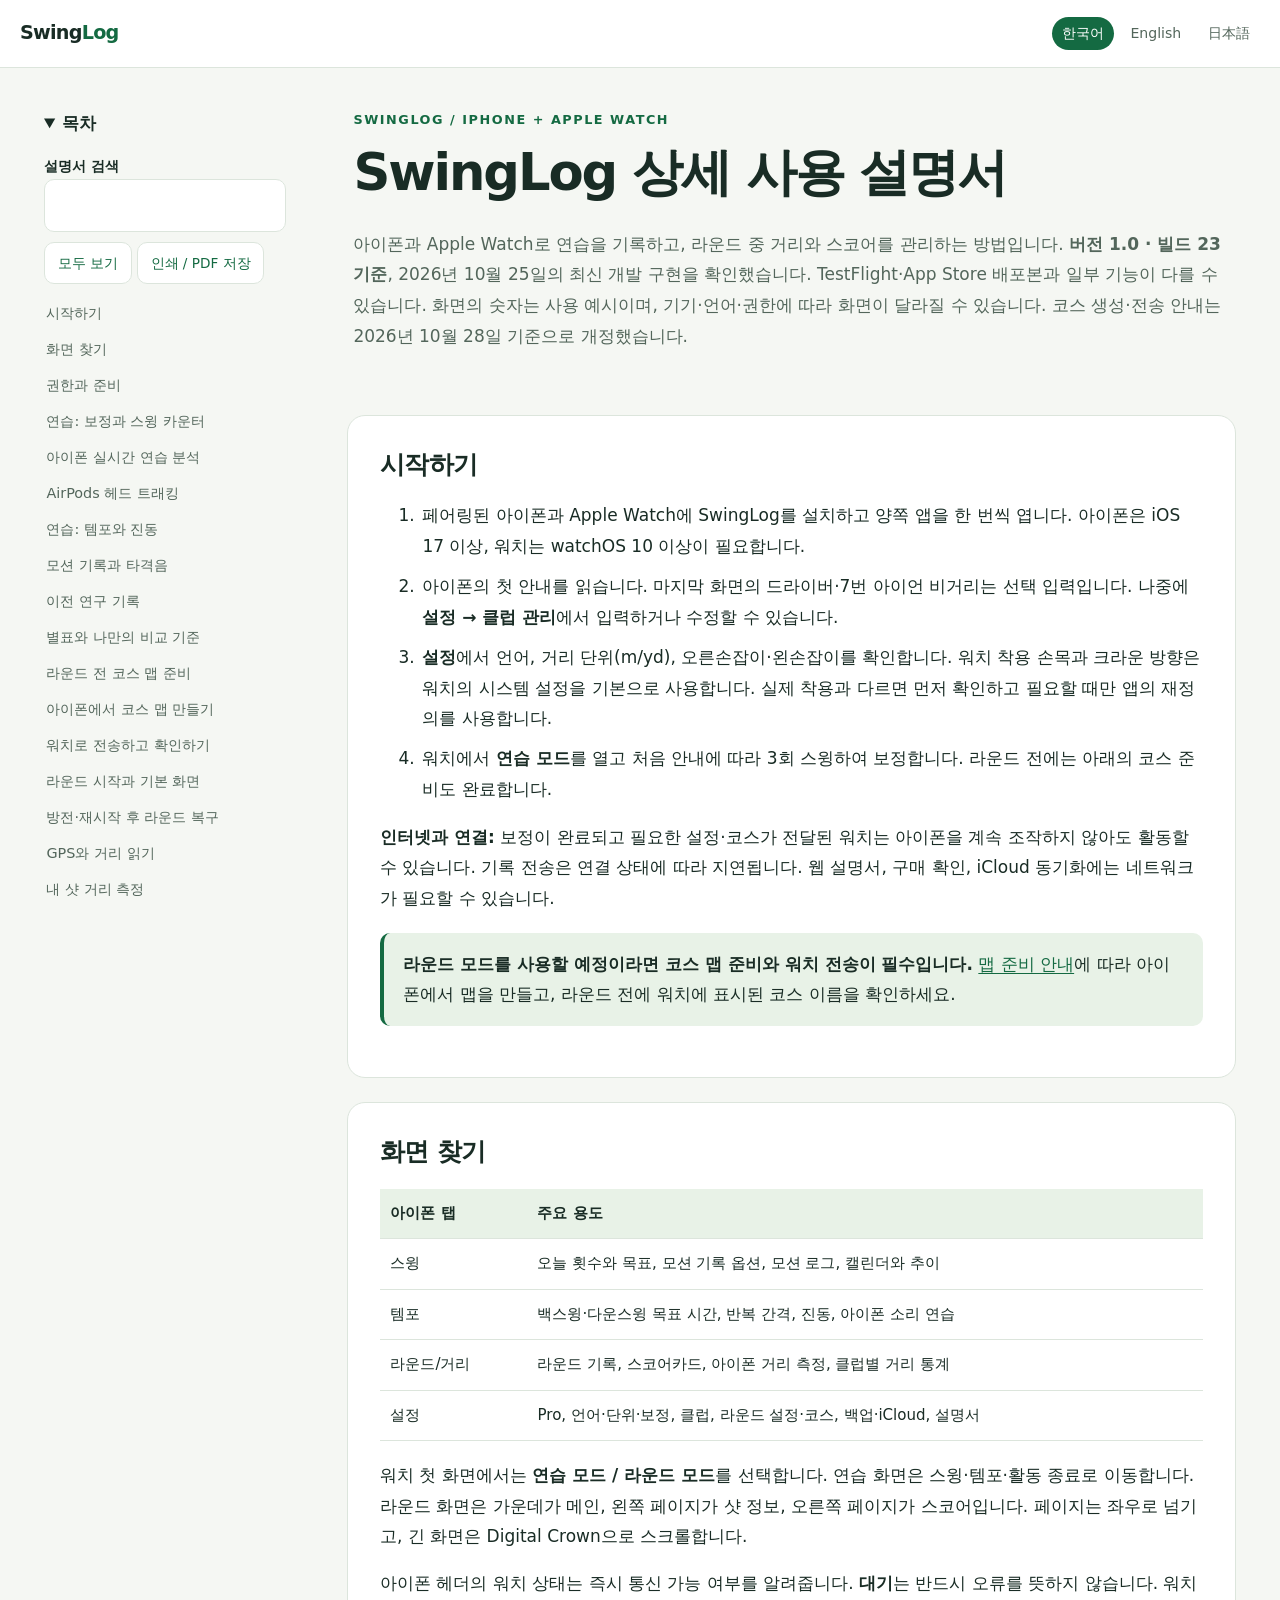
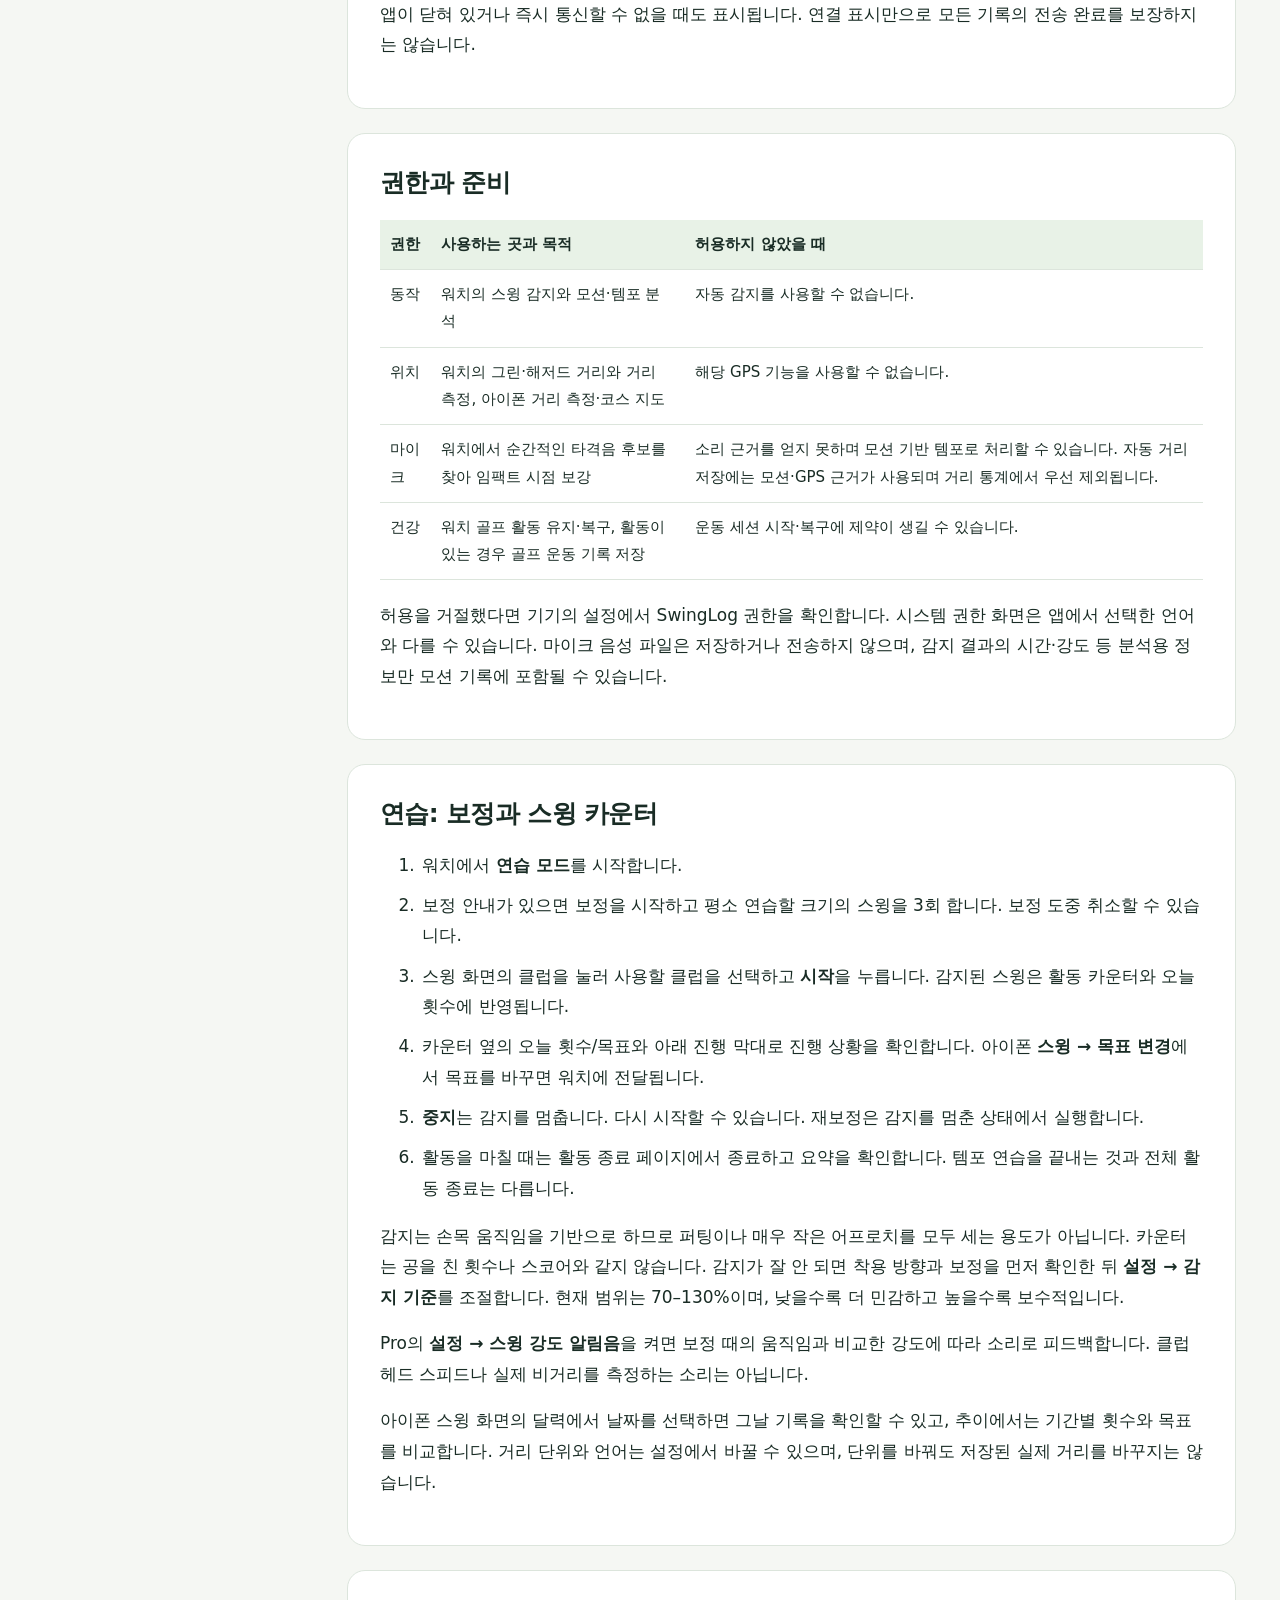
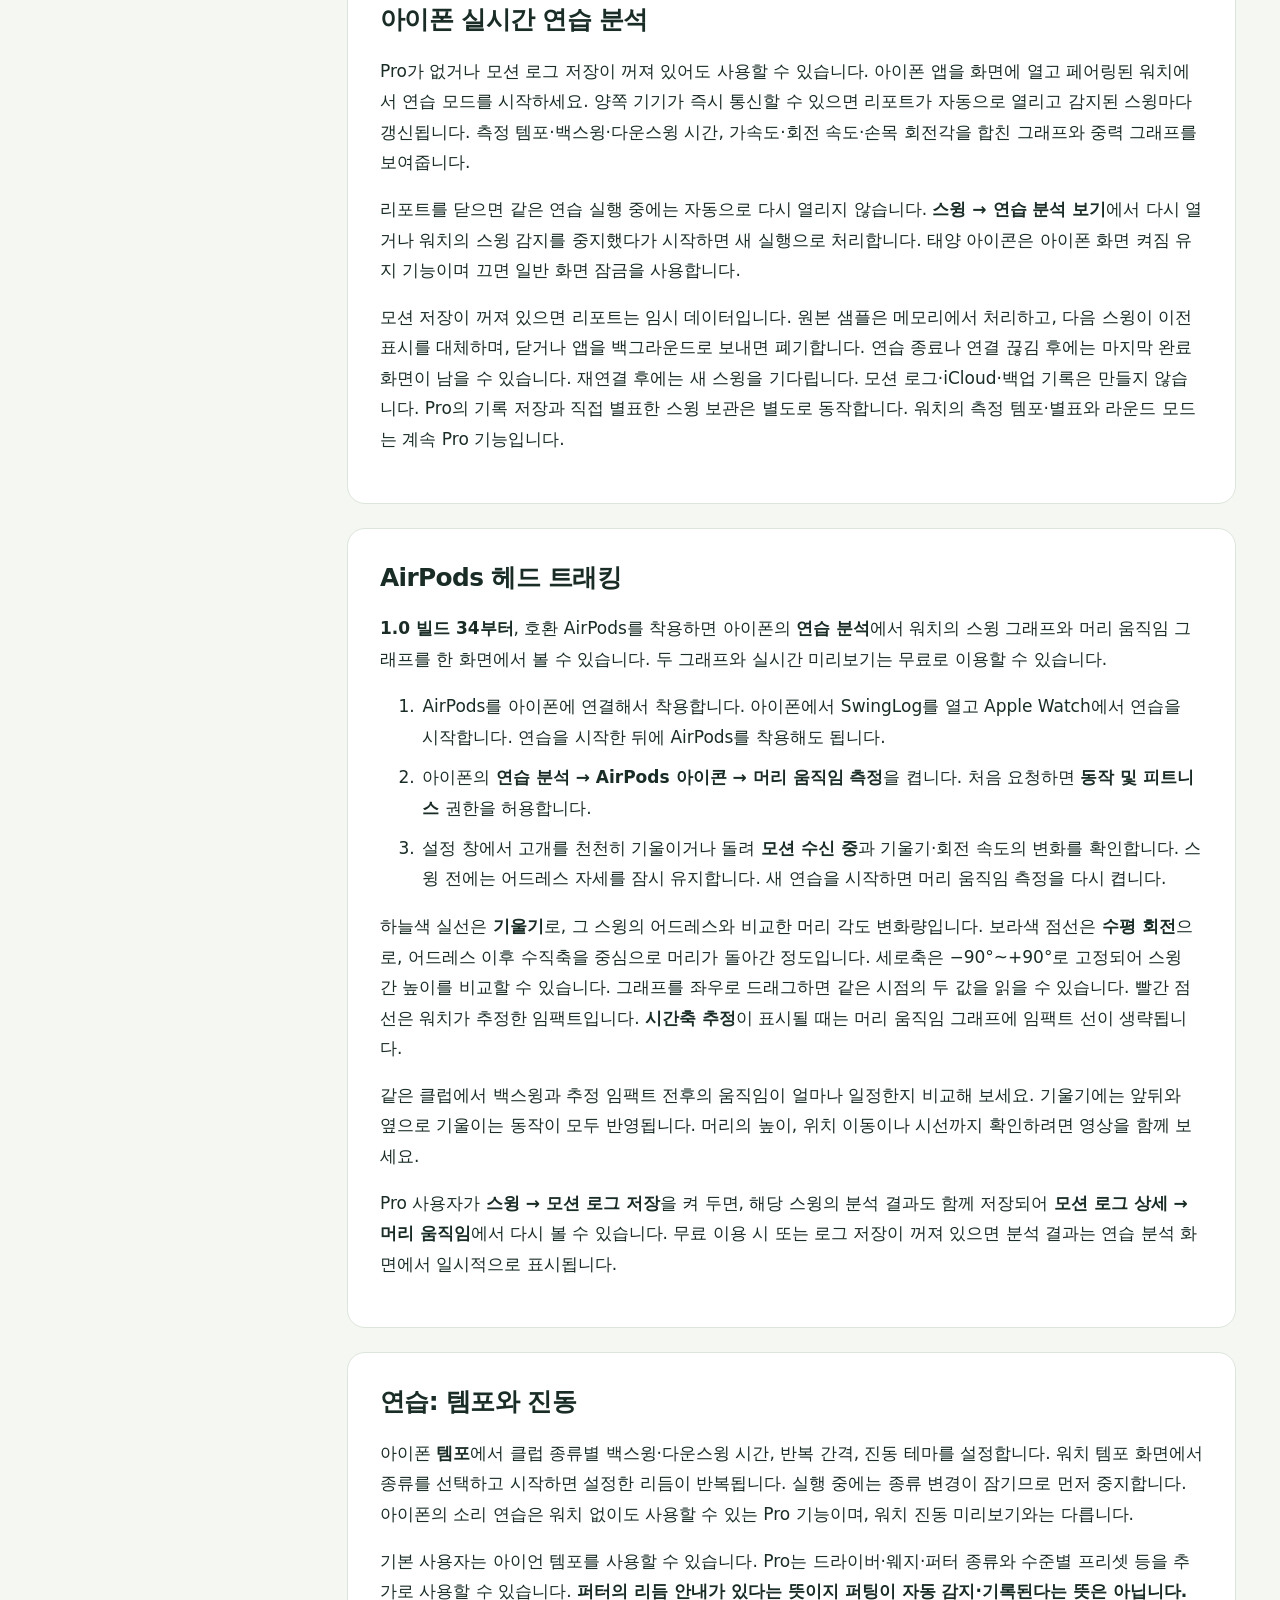
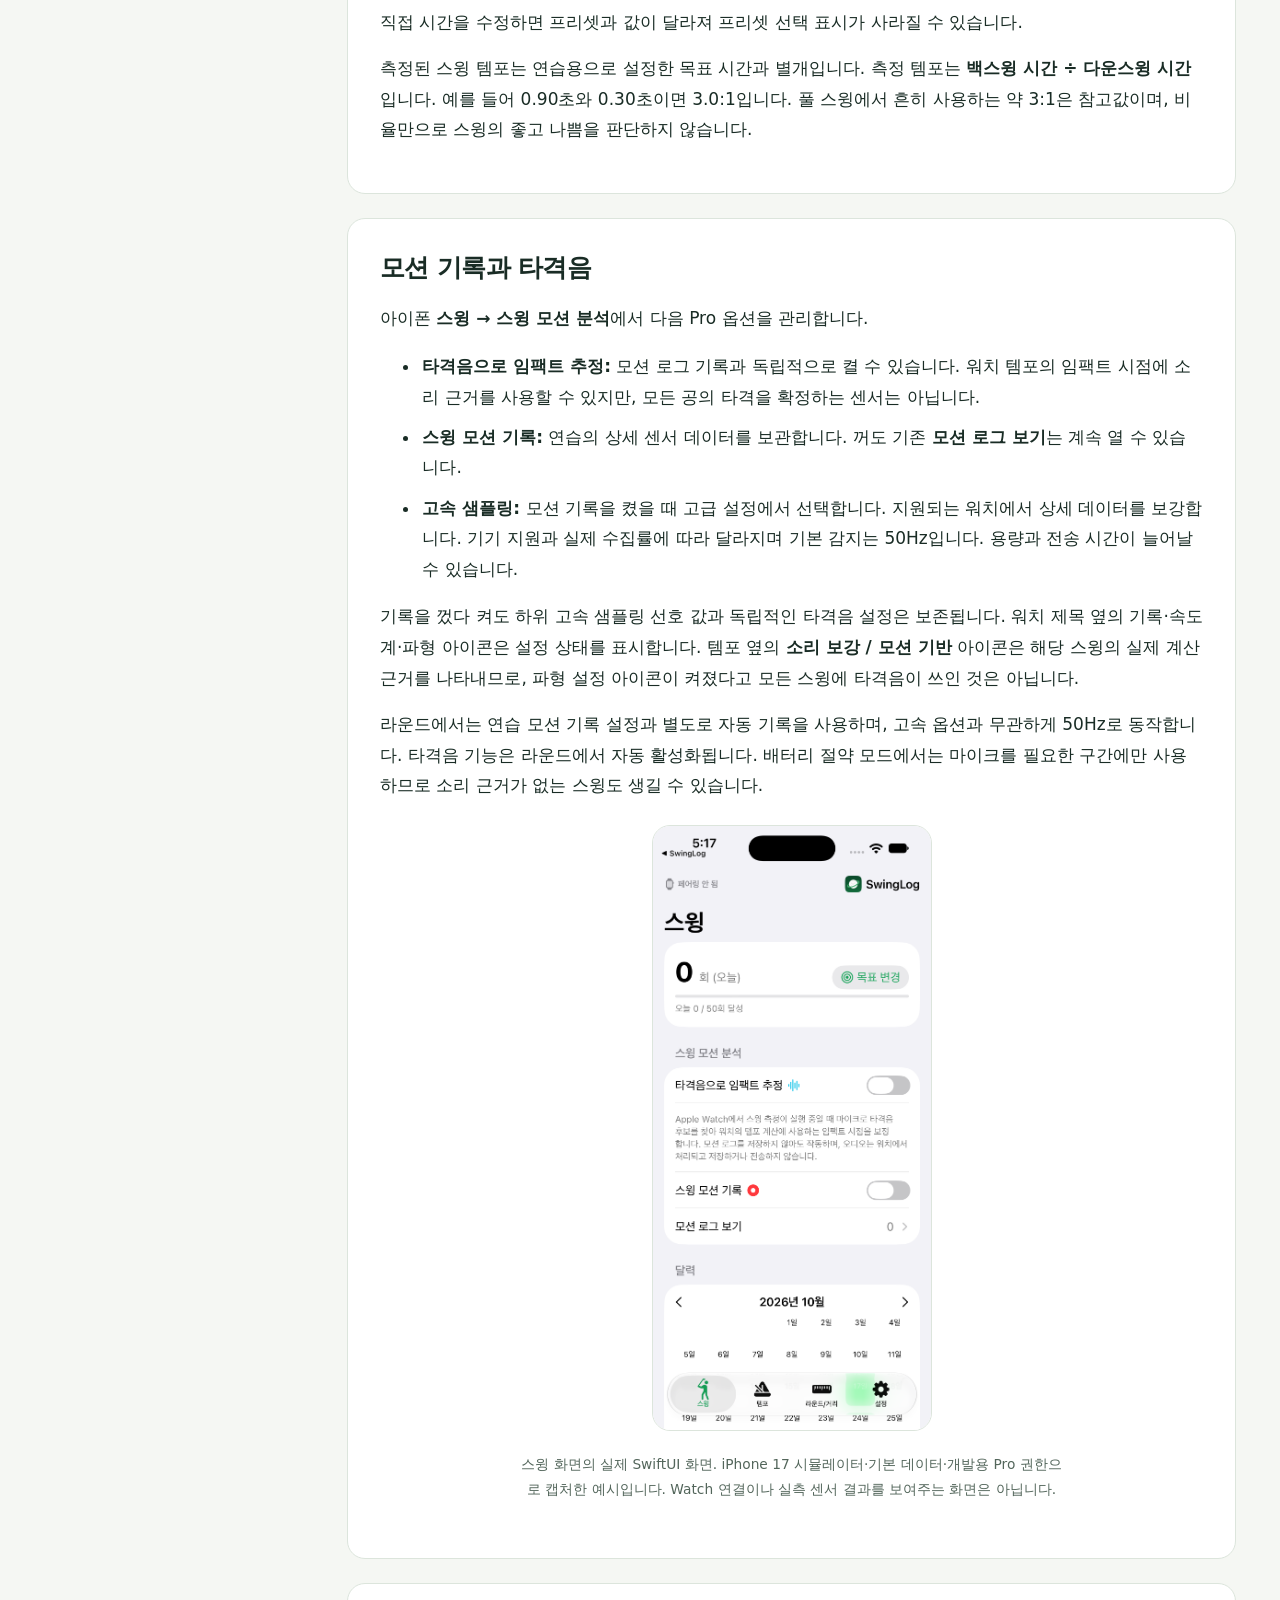
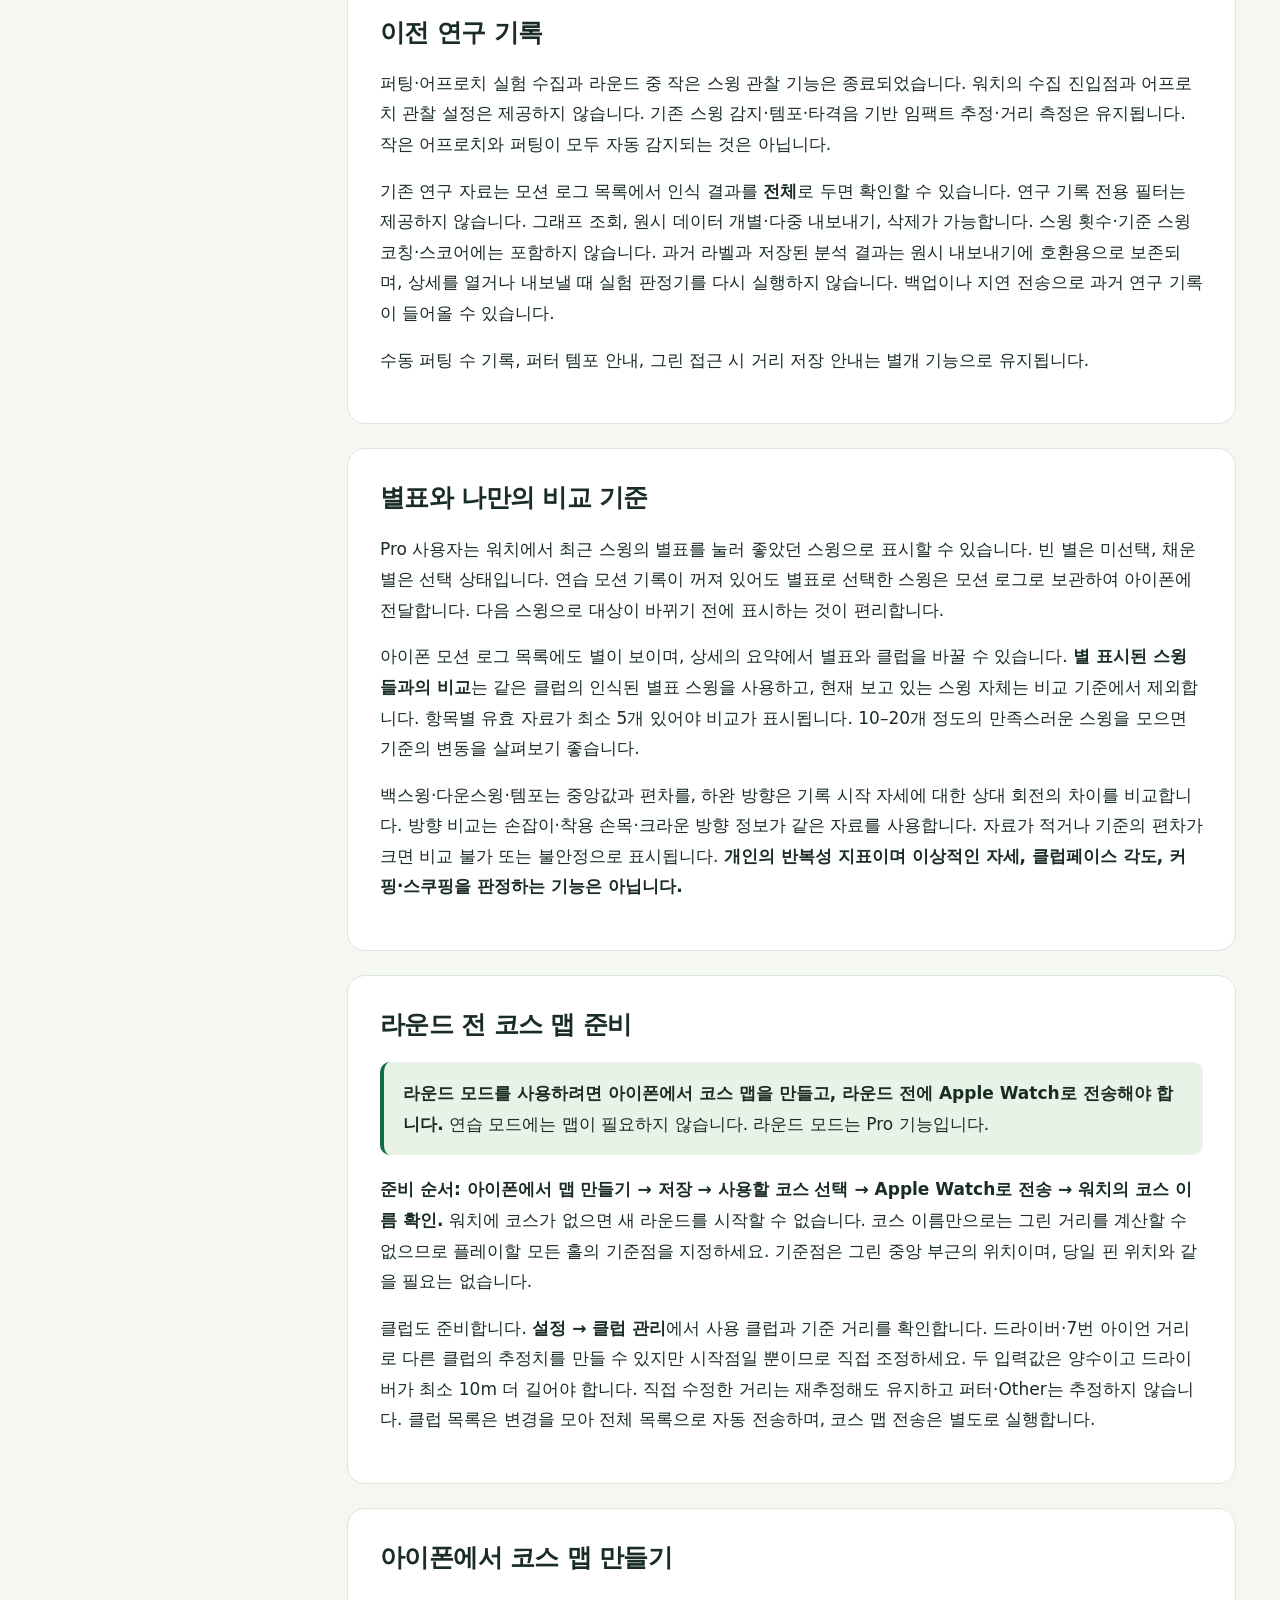
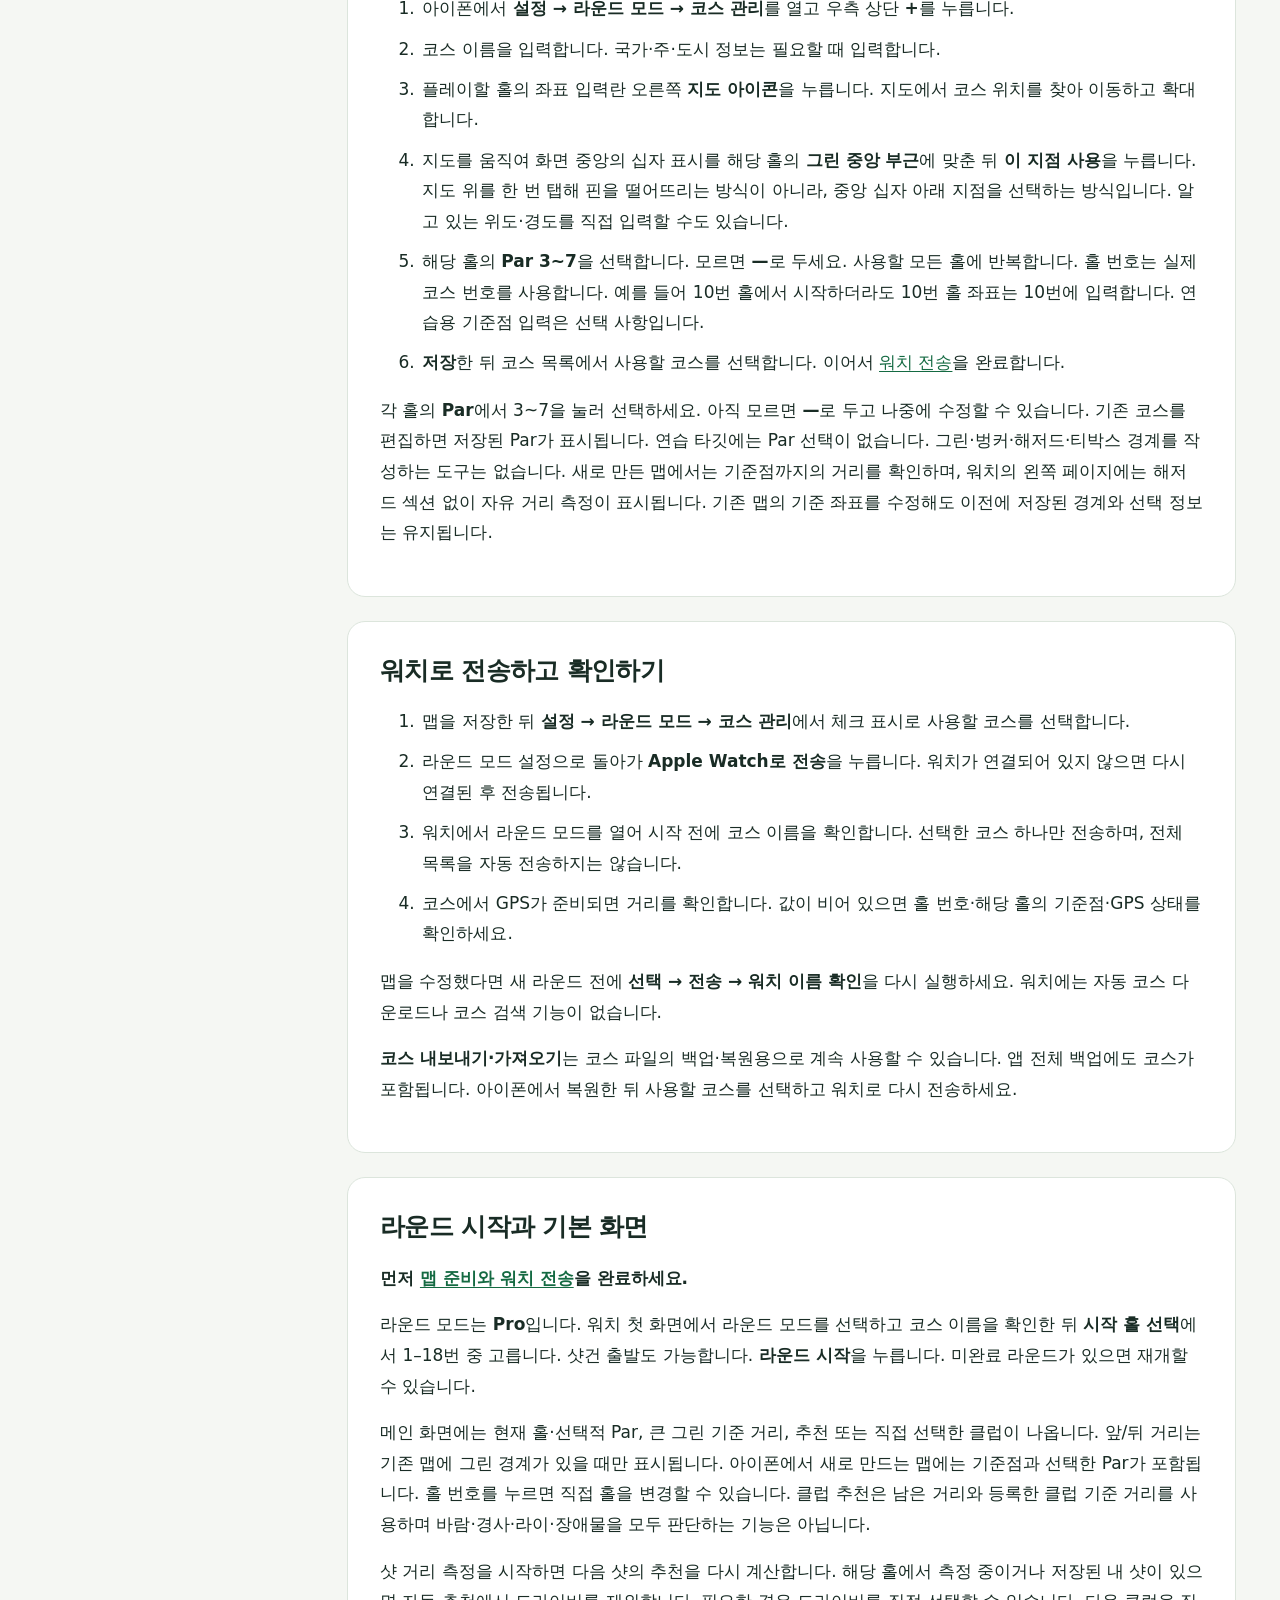
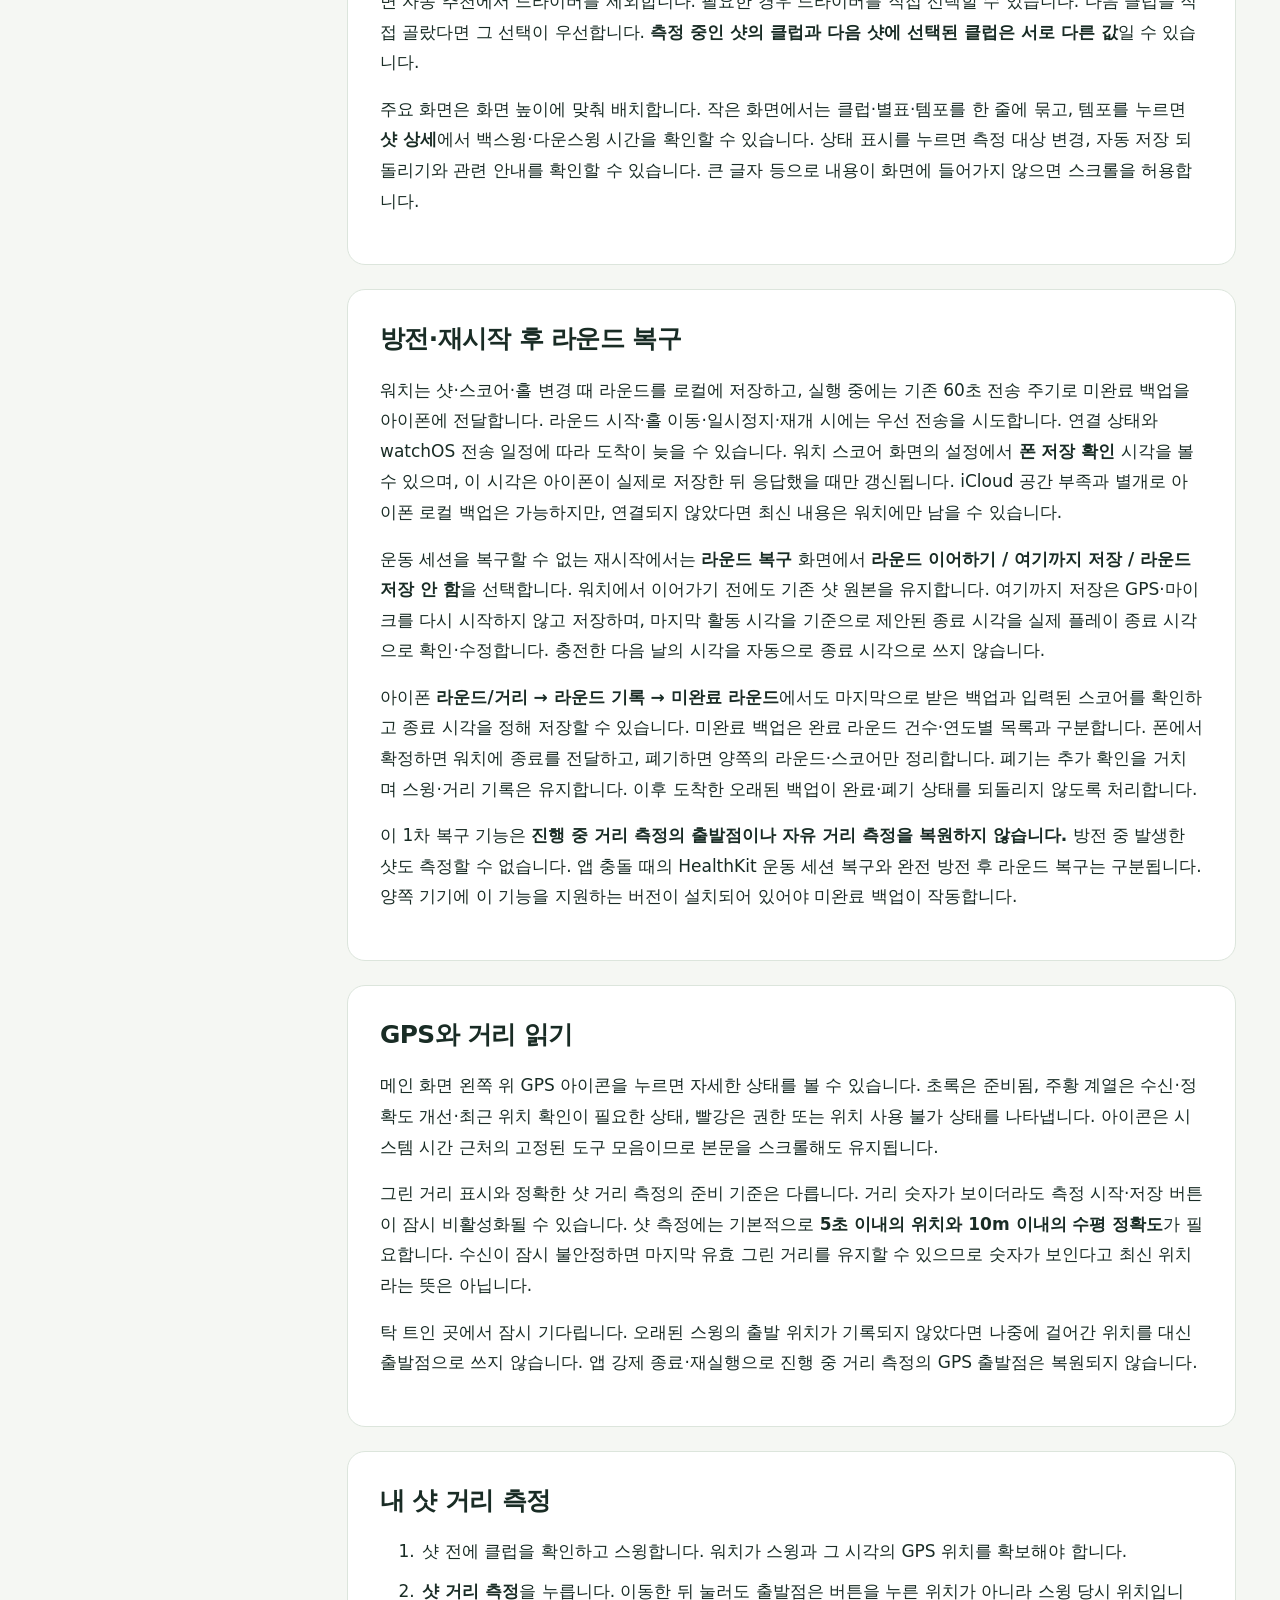
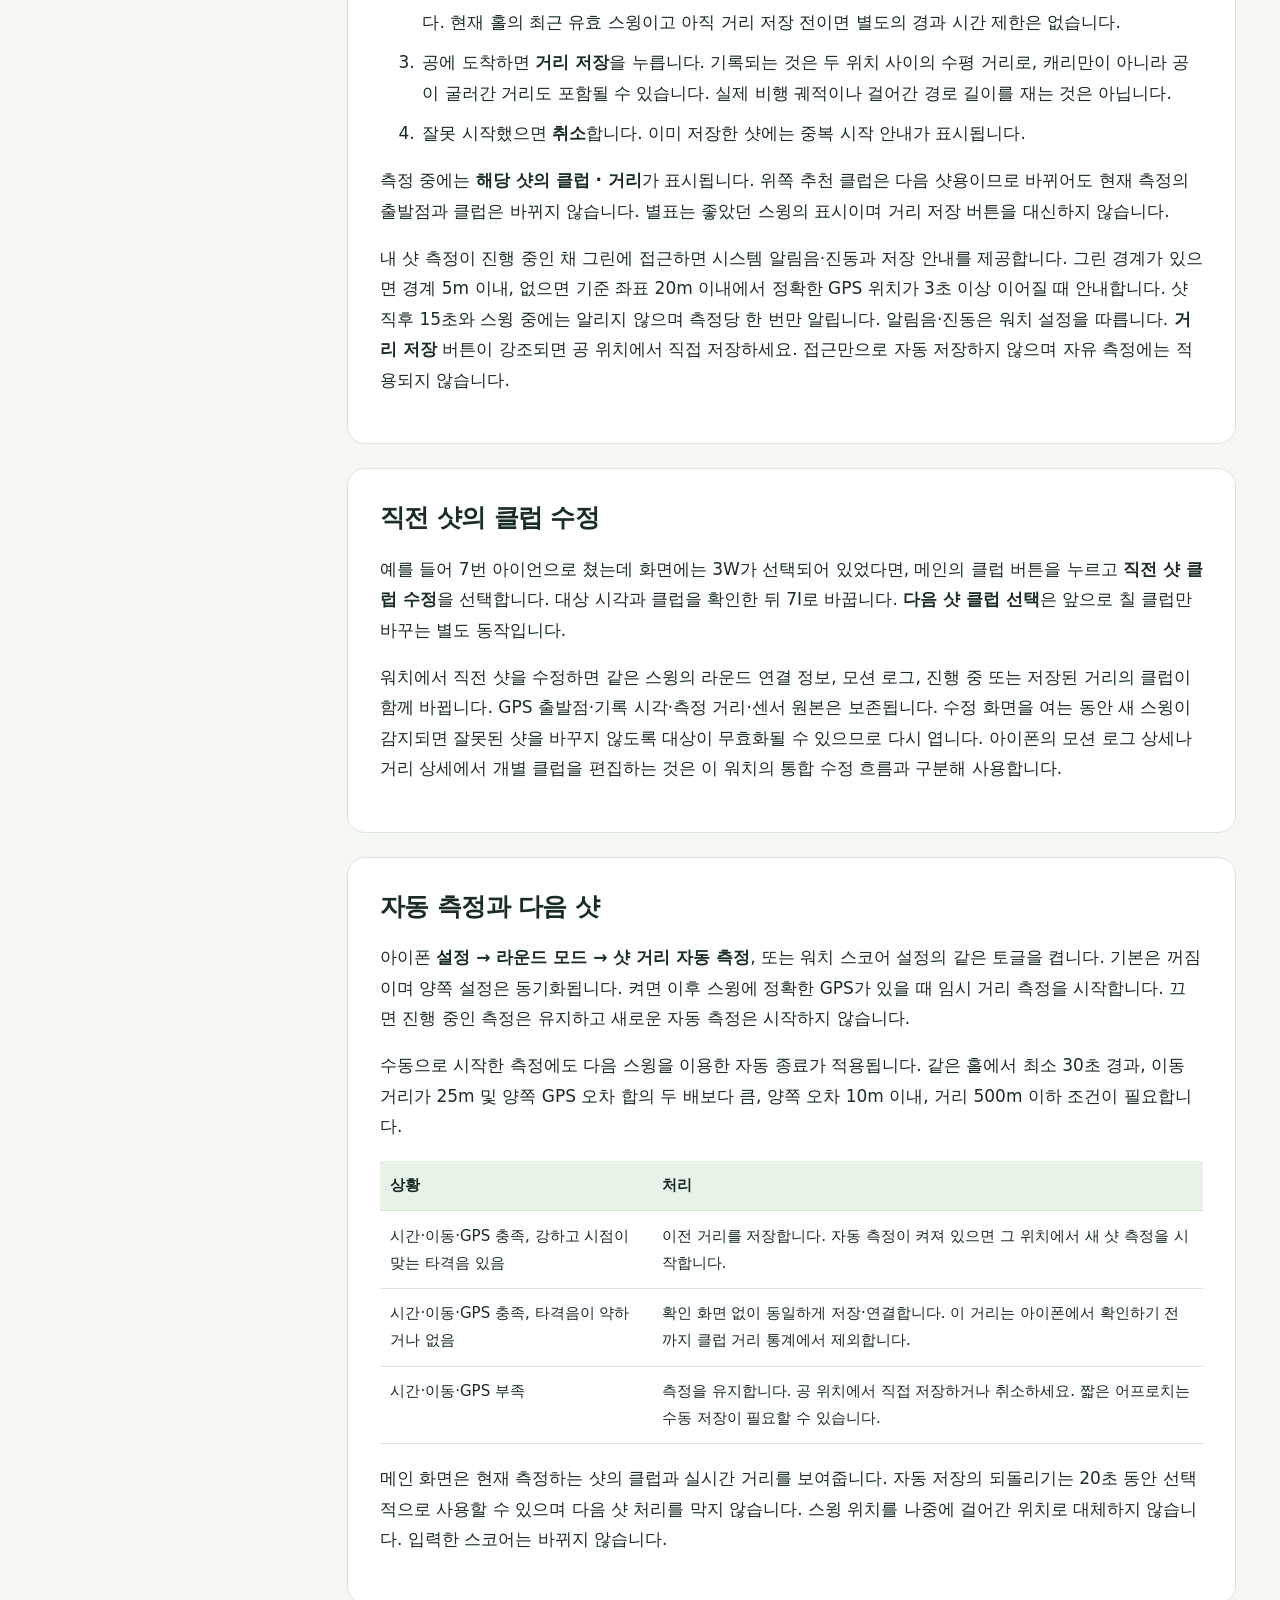
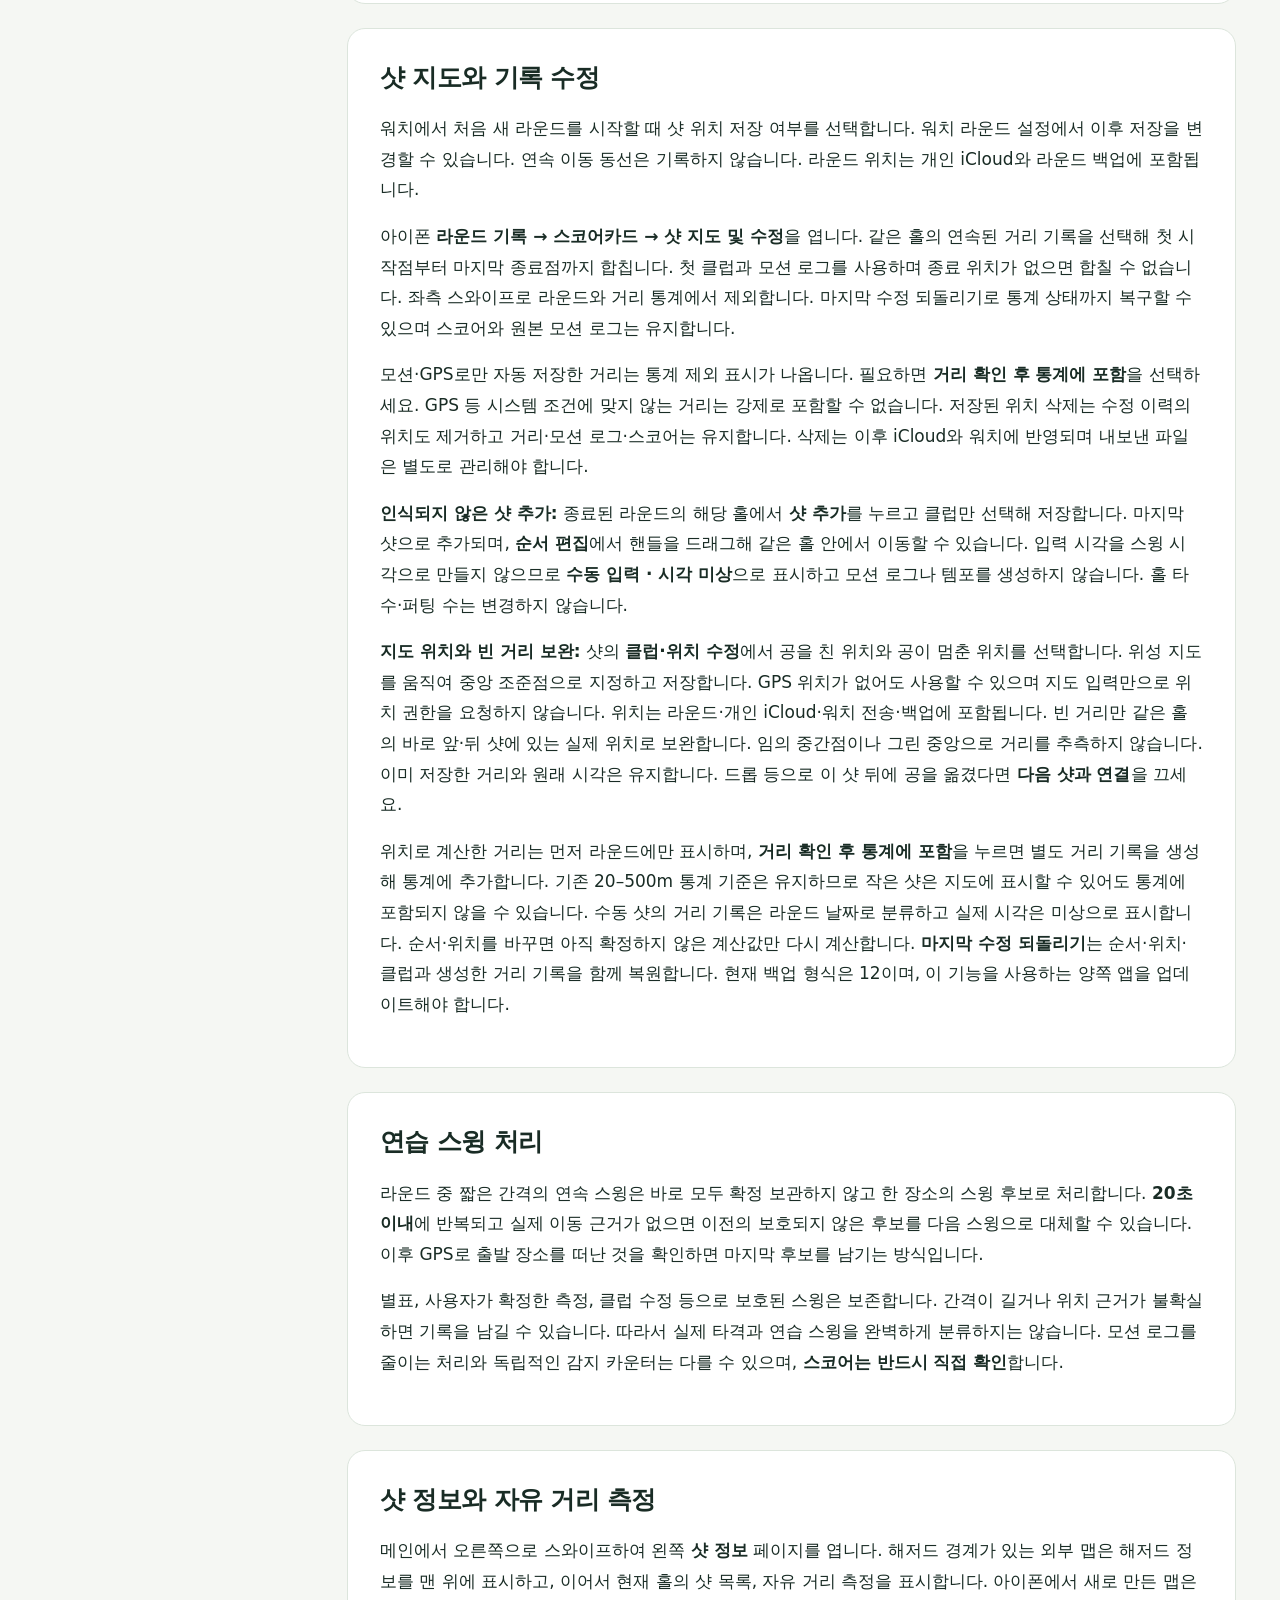
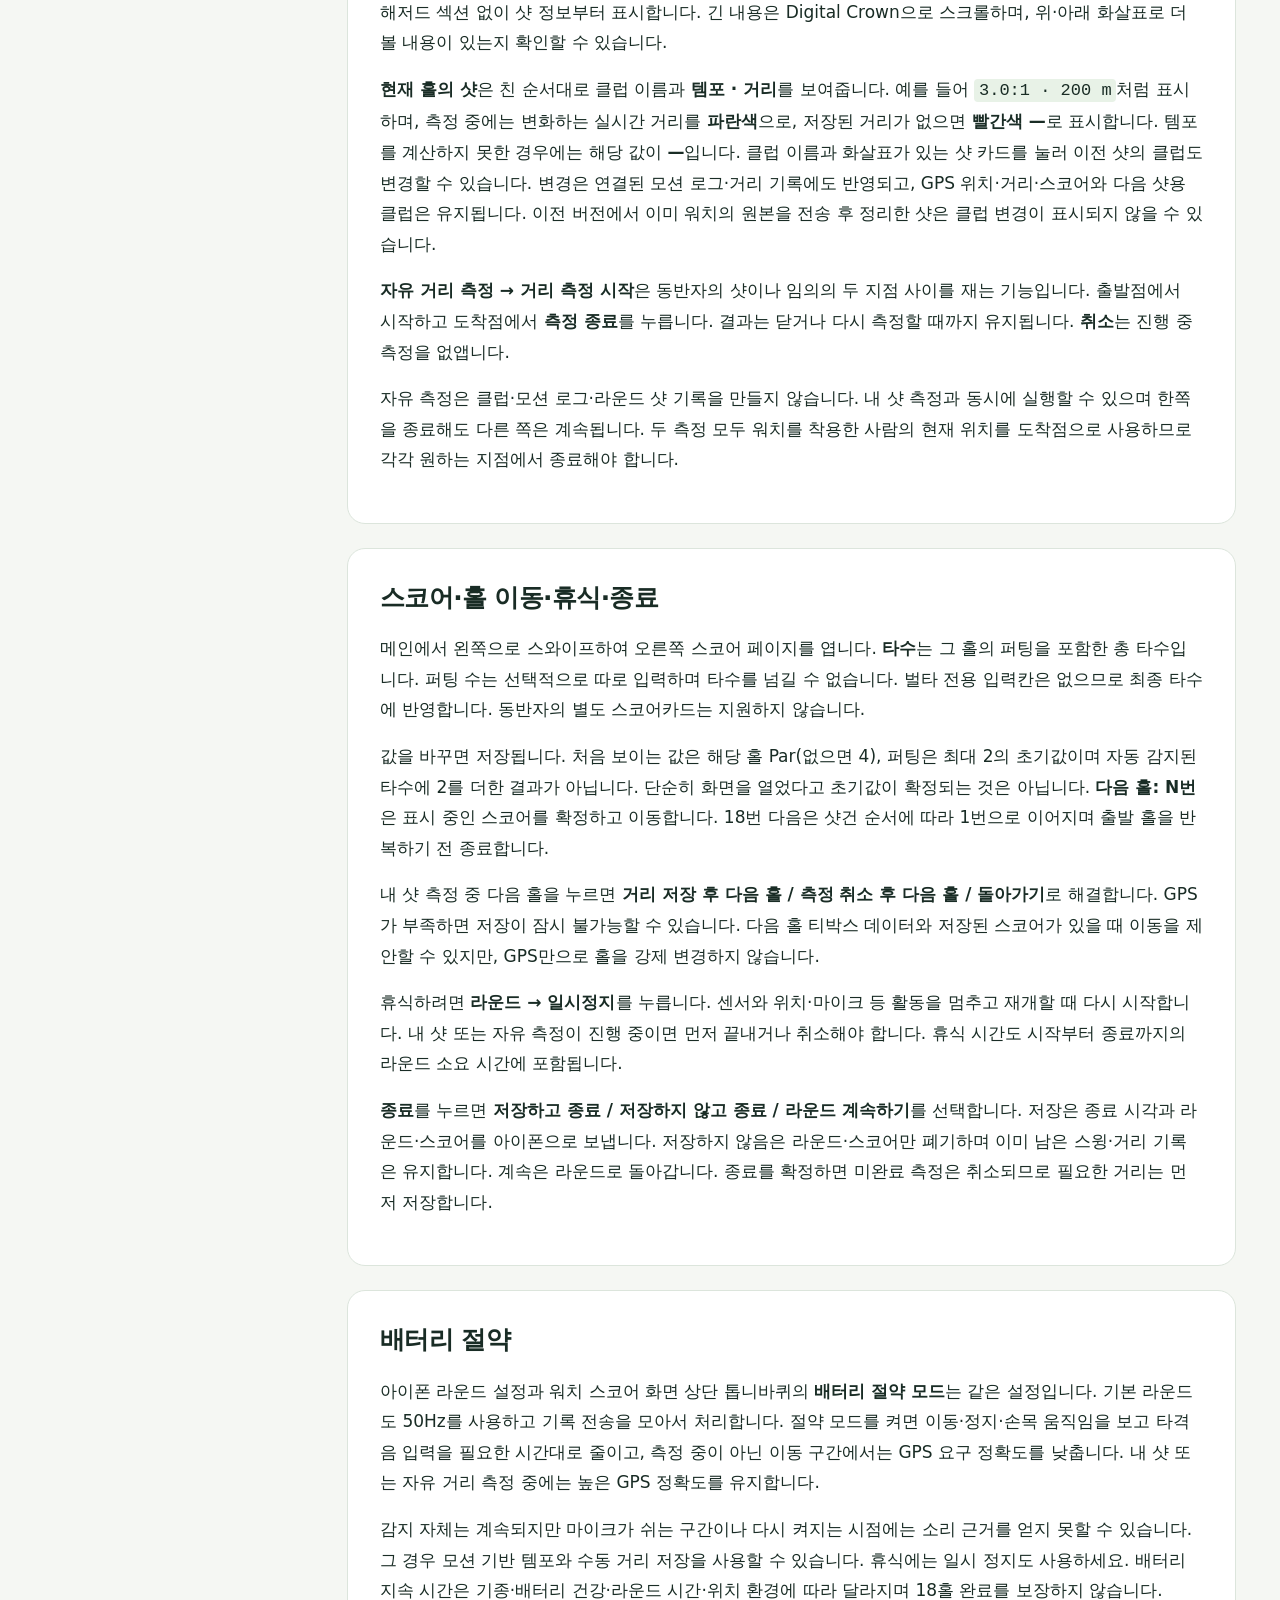
<file: guide/ko/index.html>
<!doctype html>
<html lang="ko"><head><meta charset="utf-8"><meta name="viewport" content="width=device-width,initial-scale=1"><meta name="description" content="SwingLog — 상세 사용 설명서 · iPhone &amp; Apple Watch"><title>SwingLog 상세 사용 설명서</title><link rel="stylesheet" href="../assets/guide.css"><link rel="alternate" hreflang="ko" href="https://wowjam.github.io/swinglog-privacy/guide/ko/"><link rel="alternate" hreflang="en" href="https://wowjam.github.io/swinglog-privacy/guide/en/"><link rel="alternate" hreflang="ja" href="https://wowjam.github.io/swinglog-privacy/guide/ja/"><link rel="canonical" href="https://wowjam.github.io/swinglog-privacy/guide/ko/"><script src="../assets/guide.js" defer></script></head>
<body><a class="skip" href="#main">본문으로 이동</a><header><a class="brand" href="../">Swing<span>Log</span></a><nav class="languages" aria-label="Language"><a href="../ko/" lang="ko" hreflang="ko" aria-current="page">한국어</a><a href="../en/" lang="en" hreflang="en">English</a><a href="../ja/" lang="ja" hreflang="ja">日本語</a></nav></header>
<div class="layout"><aside><details id="contents" open><summary>목차</summary><div class="tools"><label for="search">설명서 검색</label><input id="search" type="search" autocomplete="off"><button id="clear" type="button">모두 보기</button><button id="print" type="button">인쇄 / PDF 저장</button></div><nav aria-label="목차"><ol><li><a href="#start">시작하기</a></li><li><a href="#navigation">화면 찾기</a></li><li><a href="#permissions">권한과 준비</a></li><li><a href="#practice">연습: 보정과 스윙 카운터</a></li><li><a href="#live-practice">아이폰 실시간 연습 분석</a></li><li><a href="#airpods-head-motion">AirPods 헤드 트래킹</a></li><li><a href="#tempo">연습: 템포와 진동</a></li><li><a href="#capture">모션 기록과 타격음</a></li><li><a href="#approach-collection">이전 연구 기록</a></li><li><a href="#reference">별표와 나만의 비교 기준</a></li><li><a href="#round-preparation">라운드 전 코스 맵 준비</a></li><li><a href="#course-create">아이폰에서 코스 맵 만들기</a></li><li><a href="#course-transfer">워치로 전송하고 확인하기</a></li><li><a href="#round-start">라운드 시작과 기본 화면</a></li><li><a href="#round-recovery">방전·재시작 후 라운드 복구</a></li><li><a href="#gps">GPS와 거리 읽기</a></li><li><a href="#shot-distance">내 샷 거리 측정</a></li><li><a href="#correct-club">직전 샷의 클럽 수정</a></li><li><a href="#automatic-distance">자동 측정과 다음 샷</a></li><li><a href="#shot-map">샷 지도와 기록 수정</a></li><li><a href="#practice-swings">연습 스윙 처리</a></li><li><a href="#hazards">샷 정보와 자유 거리 측정</a></li><li><a href="#score">스코어·홀 이동·휴식·종료</a></li><li><a href="#battery">배터리 절약</a></li><li><a href="#motion-logs">모션 로그 목록과 상세</a></li><li><a href="#charts">그래프와 원시 데이터</a></li><li><a href="#ai">AI 분석 요청</a></li><li><a href="#history">아이폰 라운드·거리 기록</a></li><li><a href="#phone-distance">아이폰만으로 거리 측정</a></li><li><a href="#data">동기화·백업·삭제</a></li><li><a href="#pro">Pro 구독</a></li><li><a href="#troubleshooting">문제 해결</a></li><li><a href="#about">개인정보와 설명서 정보</a></li></ol></nav></details></aside>
<main id="main"><div class="intro"><div class="eyebrow">SWINGLOG / IPHONE + APPLE WATCH</div><h1>SwingLog 상세 사용 설명서</h1><p>아이폰과 Apple Watch로 연습을 기록하고, 라운드 중 거리와 스코어를 관리하는 방법입니다. <strong>버전 1.0 · 빌드 23 기준</strong>, 2026년 10월 25일의 최신 개발 구현을 확인했습니다. TestFlight·App Store 배포본과 일부 기능이 다를 수 있습니다. 화면의 숫자는 사용 예시이며, 기기·언어·권한에 따라 화면이 달라질 수 있습니다. 코스 생성·전송 안내는 2026년 10월 28일 기준으로 개정했습니다.</p></div><p id="empty" class="empty" role="status" hidden>검색 결과가 없습니다.</p><section id="start" aria-labelledby="h-start"><h2 id="h-start"><a href="#start">시작하기</a></h2><ol>
<li>페어링된 아이폰과 Apple Watch에 SwingLog를 설치하고 양쪽 앱을 한 번씩 엽니다. 아이폰은 iOS 17 이상, 워치는 watchOS 10 이상이 필요합니다.</li>
<li>아이폰의 첫 안내를 읽습니다. 마지막 화면의 드라이버·7번 아이언 비거리는 선택 입력입니다. 나중에 <strong>설정 → 클럽 관리</strong>에서 입력하거나 수정할 수 있습니다.</li>
<li><strong>설정</strong>에서 언어, 거리 단위(m/yd), 오른손잡이·왼손잡이를 확인합니다. 워치 착용 손목과 크라운 방향은 워치의 시스템 설정을 기본으로 사용합니다. 실제 착용과 다르면 먼저 확인하고 필요할 때만 앱의 재정의를 사용합니다.</li>
<li>워치에서 <strong>연습 모드</strong>를 열고 처음 안내에 따라 3회 스윙하여 보정합니다. 라운드 전에는 아래의 코스 준비도 완료합니다.</li>
</ol>
<p><strong>인터넷과 연결:</strong> 보정이 완료되고 필요한 설정·코스가 전달된 워치는 아이폰을 계속 조작하지 않아도 활동할 수 있습니다. 기록 전송은 연결 상태에 따라 지연됩니다. 웹 설명서, 구매 확인, iCloud 동기화에는 네트워크가 필요할 수 있습니다.</p>
<div class="notice" role="note"><p><strong>라운드 모드를 사용할 예정이라면 코스 맵 준비와 워치 전송이 필수입니다.</strong> <a href="#round-preparation">맵 준비 안내</a>에 따라 아이폰에서 맵을 만들고, 라운드 전에 워치에 표시된 코스 이름을 확인하세요.</p></div></section><section id="navigation" aria-labelledby="h-navigation"><h2 id="h-navigation"><a href="#navigation">화면 찾기</a></h2><div class="table-wrap" tabindex="0"><table><thead><tr><th scope="col">아이폰 탭</th><th scope="col">주요 용도</th></tr></thead><tbody>
<tr><td>스윙</td><td>오늘 횟수와 목표, 모션 기록 옵션, 모션 로그, 캘린더와 추이</td></tr>
<tr><td>템포</td><td>백스윙·다운스윙 목표 시간, 반복 간격, 진동, 아이폰 소리 연습</td></tr>
<tr><td>라운드/거리</td><td>라운드 기록, 스코어카드, 아이폰 거리 측정, 클럽별 거리 통계</td></tr>
<tr><td>설정</td><td>Pro, 언어·단위·보정, 클럽, 라운드 설정·코스, 백업·iCloud, 설명서</td></tr>
</tbody></table></div>
<p>워치 첫 화면에서는 <strong>연습 모드 / 라운드 모드</strong>를 선택합니다. 연습 화면은 스윙·템포·활동 종료로 이동합니다. 라운드 화면은 가운데가 메인, 왼쪽 페이지가 샷 정보, 오른쪽 페이지가 스코어입니다. 페이지는 좌우로 넘기고, 긴 화면은 Digital Crown으로 스크롤합니다.</p>
<p>아이폰 헤더의 워치 상태는 즉시 통신 가능 여부를 알려줍니다. <strong>대기</strong>는 반드시 오류를 뜻하지 않습니다. 워치 앱이 닫혀 있거나 즉시 통신할 수 없을 때도 표시됩니다. 연결 표시만으로 모든 기록의 전송 완료를 보장하지는 않습니다.</p></section><section id="permissions" aria-labelledby="h-permissions"><h2 id="h-permissions"><a href="#permissions">권한과 준비</a></h2><div class="table-wrap" tabindex="0"><table><thead><tr><th scope="col">권한</th><th scope="col">사용하는 곳과 목적</th><th scope="col">허용하지 않았을 때</th></tr></thead><tbody>
<tr><td>동작</td><td>워치의 스윙 감지와 모션·템포 분석</td><td>자동 감지를 사용할 수 없습니다.</td></tr>
<tr><td>위치</td><td>워치의 그린·해저드 거리와 거리 측정, 아이폰 거리 측정·코스 지도</td><td>해당 GPS 기능을 사용할 수 없습니다.</td></tr>
<tr><td>마이크</td><td>워치에서 순간적인 타격음 후보를 찾아 임팩트 시점 보강</td><td>소리 근거를 얻지 못하며 모션 기반 템포로 처리할 수 있습니다. 자동 거리 저장에는 모션·GPS 근거가 사용되며 거리 통계에서 우선 제외됩니다.</td></tr>
<tr><td>건강</td><td>워치 골프 활동 유지·복구, 활동이 있는 경우 골프 운동 기록 저장</td><td>운동 세션 시작·복구에 제약이 생길 수 있습니다.</td></tr>
</tbody></table></div>
<p>허용을 거절했다면 기기의 설정에서 SwingLog 권한을 확인합니다. 시스템 권한 화면은 앱에서 선택한 언어와 다를 수 있습니다. 마이크 음성 파일은 저장하거나 전송하지 않으며, 감지 결과의 시간·강도 등 분석용 정보만 모션 기록에 포함될 수 있습니다.</p></section><section id="practice" aria-labelledby="h-practice"><h2 id="h-practice"><a href="#practice">연습: 보정과 스윙 카운터</a></h2><ol>
<li>워치에서 <strong>연습 모드</strong>를 시작합니다.</li>
<li>보정 안내가 있으면 보정을 시작하고 평소 연습할 크기의 스윙을 3회 합니다. 보정 도중 취소할 수 있습니다.</li>
<li>스윙 화면의 클럽을 눌러 사용할 클럽을 선택하고 <strong>시작</strong>을 누릅니다. 감지된 스윙은 활동 카운터와 오늘 횟수에 반영됩니다.</li>
<li>카운터 옆의 오늘 횟수/목표와 아래 진행 막대로 진행 상황을 확인합니다. 아이폰 <strong>스윙 → 목표 변경</strong>에서 목표를 바꾸면 워치에 전달됩니다.</li>
<li><strong>중지</strong>는 감지를 멈춥니다. 다시 시작할 수 있습니다. 재보정은 감지를 멈춘 상태에서 실행합니다.</li>
<li>활동을 마칠 때는 활동 종료 페이지에서 종료하고 요약을 확인합니다. 템포 연습을 끝내는 것과 전체 활동 종료는 다릅니다.</li>
</ol>
<p>감지는 손목 움직임을 기반으로 하므로 퍼팅이나 매우 작은 어프로치를 모두 세는 용도가 아닙니다. 카운터는 공을 친 횟수나 스코어와 같지 않습니다. 감지가 잘 안 되면 착용 방향과 보정을 먼저 확인한 뒤 <strong>설정 → 감지 기준</strong>를 조절합니다. 현재 범위는 70–130%이며, 낮을수록 더 민감하고 높을수록 보수적입니다.</p>
<p>Pro의 <strong>설정 → 스윙 강도 알림음</strong>을 켜면 보정 때의 움직임과 비교한 강도에 따라 소리로 피드백합니다. 클럽헤드 스피드나 실제 비거리를 측정하는 소리는 아닙니다.</p>
<p>아이폰 스윙 화면의 달력에서 날짜를 선택하면 그날 기록을 확인할 수 있고, 추이에서는 기간별 횟수와 목표를 비교합니다. 거리 단위와 언어는 설정에서 바꿀 수 있으며, 단위를 바꿔도 저장된 실제 거리를 바꾸지는 않습니다.</p></section><section id="live-practice" aria-labelledby="h-live-practice"><h2 id="h-live-practice"><a href="#live-practice">아이폰 실시간 연습 분석</a></h2><p>Pro가 없거나 모션 로그 저장이 꺼져 있어도 사용할 수 있습니다. 아이폰 앱을 화면에 열고 페어링된 워치에서 연습 모드를 시작하세요. 양쪽 기기가 즉시 통신할 수 있으면 리포트가 자동으로 열리고 감지된 스윙마다 갱신됩니다. 측정 템포·백스윙·다운스윙 시간, 가속도·회전 속도·손목 회전각을 합친 그래프와 중력 그래프를 보여줍니다.</p>
<p>리포트를 닫으면 같은 연습 실행 중에는 자동으로 다시 열리지 않습니다. <strong>스윙 → 연습 분석 보기</strong>에서 다시 열거나 워치의 스윙 감지를 중지했다가 시작하면 새 실행으로 처리합니다. 태양 아이콘은 아이폰 화면 켜짐 유지 기능이며 끄면 일반 화면 잠금을 사용합니다.</p>
<p>모션 저장이 꺼져 있으면 리포트는 임시 데이터입니다. 원본 샘플은 메모리에서 처리하고, 다음 스윙이 이전 표시를 대체하며, 닫거나 앱을 백그라운드로 보내면 폐기합니다. 연습 종료나 연결 끊김 후에는 마지막 완료 화면이 남을 수 있습니다. 재연결 후에는 새 스윙을 기다립니다. 모션 로그·iCloud·백업 기록은 만들지 않습니다. Pro의 기록 저장과 직접 별표한 스윙 보관은 별도로 동작합니다. 워치의 측정 템포·별표와 라운드 모드는 계속 Pro 기능입니다.</p></section><section id="airpods-head-motion" aria-labelledby="h-airpods-head-motion"><h2 id="h-airpods-head-motion"><a href="#airpods-head-motion">AirPods 헤드 트래킹</a></h2><p><strong>1.0 빌드 34부터</strong>, 호환 AirPods를 착용하면 아이폰의 <strong>연습 분석</strong>에서 워치의 스윙 그래프와 머리 움직임 그래프를 한 화면에서 볼 수 있습니다. 두 그래프와 실시간 미리보기는 무료로 이용할 수 있습니다.</p>
<ol>
<li>AirPods를 아이폰에 연결해서 착용합니다. 아이폰에서 SwingLog를 열고 Apple Watch에서 연습을 시작합니다. 연습을 시작한 뒤에 AirPods를 착용해도 됩니다.</li>
<li>아이폰의 <strong>연습 분석 → AirPods 아이콘 → 머리 움직임 측정</strong>을 켭니다. 처음 요청하면 <strong>동작 및 피트니스</strong> 권한을 허용합니다.</li>
<li>설정 창에서 고개를 천천히 기울이거나 돌려 <strong>모션 수신 중</strong>과 기울기·회전 속도의 변화를 확인합니다. 스윙 전에는 어드레스 자세를 잠시 유지합니다. 새 연습을 시작하면 머리 움직임 측정을 다시 켭니다.</li>
</ol>
<p>하늘색 실선은 <strong>기울기</strong>로, 그 스윙의 어드레스와 비교한 머리 각도 변화량입니다. 보라색 점선은 <strong>수평 회전</strong>으로, 어드레스 이후 수직축을 중심으로 머리가 돌아간 정도입니다. 세로축은 −90°~+90°로 고정되어 스윙 간 높이를 비교할 수 있습니다. 그래프를 좌우로 드래그하면 같은 시점의 두 값을 읽을 수 있습니다. 빨간 점선은 워치가 추정한 임팩트입니다. <strong>시간축 추정</strong>이 표시될 때는 머리 움직임 그래프에 임팩트 선이 생략됩니다.</p>
<p>같은 클럽에서 백스윙과 추정 임팩트 전후의 움직임이 얼마나 일정한지 비교해 보세요. 기울기에는 앞뒤와 옆으로 기울이는 동작이 모두 반영됩니다. 머리의 높이, 위치 이동이나 시선까지 확인하려면 영상을 함께 보세요.</p>
<p>Pro 사용자가 <strong>스윙 → 모션 로그 저장</strong>을 켜 두면, 해당 스윙의 분석 결과도 함께 저장되어 <strong>모션 로그 상세 → 머리 움직임</strong>에서 다시 볼 수 있습니다. 무료 이용 시 또는 로그 저장이 꺼져 있으면 분석 결과는 연습 분석 화면에서 일시적으로 표시됩니다.</p></section><section id="tempo" aria-labelledby="h-tempo"><h2 id="h-tempo"><a href="#tempo">연습: 템포와 진동</a></h2><p>아이폰 <strong>템포</strong>에서 클럽 종류별 백스윙·다운스윙 시간, 반복 간격, 진동 테마를 설정합니다. 워치 템포 화면에서 종류를 선택하고 시작하면 설정한 리듬이 반복됩니다. 실행 중에는 종류 변경이 잠기므로 먼저 중지합니다. 아이폰의 소리 연습은 워치 없이도 사용할 수 있는 Pro 기능이며, 워치 진동 미리보기와는 다릅니다.</p>
<p>기본 사용자는 아이언 템포를 사용할 수 있습니다. Pro는 드라이버·웨지·퍼터 종류와 수준별 프리셋 등을 추가로 사용할 수 있습니다. <strong>퍼터의 리듬 안내가 있다는 뜻이지 퍼팅이 자동 감지·기록된다는 뜻은 아닙니다.</strong> 직접 시간을 수정하면 프리셋과 값이 달라져 프리셋 선택 표시가 사라질 수 있습니다.</p>
<p>측정된 스윙 템포는 연습용으로 설정한 목표 시간과 별개입니다. 측정 템포는 <strong>백스윙 시간 ÷ 다운스윙 시간</strong>입니다. 예를 들어 0.90초와 0.30초이면 3.0:1입니다. 풀 스윙에서 흔히 사용하는 약 3:1은 참고값이며, 비율만으로 스윙의 좋고 나쁨을 판단하지 않습니다.</p></section><section id="capture" aria-labelledby="h-capture"><h2 id="h-capture"><a href="#capture">모션 기록과 타격음</a></h2><p>아이폰 <strong>스윙 → 스윙 모션 분석</strong>에서 다음 Pro 옵션을 관리합니다.</p>
<ul>
<li><strong>타격음으로 임팩트 추정:</strong> 모션 로그 기록과 독립적으로 켤 수 있습니다. 워치 템포의 임팩트 시점에 소리 근거를 사용할 수 있지만, 모든 공의 타격을 확정하는 센서는 아닙니다.</li>
<li><strong>스윙 모션 기록:</strong> 연습의 상세 센서 데이터를 보관합니다. 꺼도 기존 <strong>모션 로그 보기</strong>는 계속 열 수 있습니다.</li>
<li><strong>고속 샘플링:</strong> 모션 기록을 켰을 때 고급 설정에서 선택합니다. 지원되는 워치에서 상세 데이터를 보강합니다. 기기 지원과 실제 수집률에 따라 달라지며 기본 감지는 50Hz입니다. 용량과 전송 시간이 늘어날 수 있습니다.</li>
</ul>
<p>기록을 껐다 켜도 하위 고속 샘플링 선호 값과 독립적인 타격음 설정은 보존됩니다. 워치 제목 옆의 기록·속도계·파형 아이콘은 설정 상태를 표시합니다. 템포 옆의 <strong>소리 보강 / 모션 기반</strong> 아이콘은 해당 스윙의 실제 계산 근거를 나타내므로, 파형 설정 아이콘이 켜졌다고 모든 스윙에 타격음이 쓰인 것은 아닙니다.</p>
<p>라운드에서는 연습 모션 기록 설정과 별도로 자동 기록을 사용하며, 고속 옵션과 무관하게 50Hz로 동작합니다. 타격음 기능은 라운드에서 자동 활성화됩니다. 배터리 절약 모드에서는 마이크를 필요한 구간에만 사용하므로 소리 근거가 없는 스윙도 생길 수 있습니다.</p><figure><a href="../assets/ko-swings.png"><img src="../assets/ko-swings.png" alt="아이폰 스윙 화면: 오늘 횟수와 목표, 타격음 추정, 모션 기록, 모션 로그 보기" loading="lazy" width="1206" height="2622"></a><figcaption>스윙 화면의 실제 SwiftUI 화면. iPhone 17 시뮬레이터·기본 데이터·개발용 Pro 권한으로 캡처한 예시입니다. Watch 연결이나 실측 센서 결과를 보여주는 화면은 아닙니다.</figcaption></figure></section><section id="approach-collection" aria-labelledby="h-approach-collection"><h2 id="h-approach-collection"><a href="#approach-collection">이전 연구 기록</a></h2><p>퍼팅·어프로치 실험 수집과 라운드 중 작은 스윙 관찰 기능은 종료되었습니다. 워치의 수집 진입점과 어프로치 관찰 설정은 제공하지 않습니다. 기존 스윙 감지·템포·타격음 기반 임팩트 추정·거리 측정은 유지됩니다. 작은 어프로치와 퍼팅이 모두 자동 감지되는 것은 아닙니다.</p>
<p>기존 연구 자료는 모션 로그 목록에서 인식 결과를 <strong>전체</strong>로 두면 확인할 수 있습니다. 연구 기록 전용 필터는 제공하지 않습니다. 그래프 조회, 원시 데이터 개별·다중 내보내기, 삭제가 가능합니다. 스윙 횟수·기준 스윙 코칭·스코어에는 포함하지 않습니다. 과거 라벨과 저장된 분석 결과는 원시 내보내기에 호환용으로 보존되며, 상세를 열거나 내보낼 때 실험 판정기를 다시 실행하지 않습니다. 백업이나 지연 전송으로 과거 연구 기록이 들어올 수 있습니다.</p>
<p>수동 퍼팅 수 기록, 퍼터 템포 안내, 그린 접근 시 거리 저장 안내는 별개 기능으로 유지됩니다.</p></section><section id="reference" aria-labelledby="h-reference"><h2 id="h-reference"><a href="#reference">별표와 나만의 비교 기준</a></h2><p>Pro 사용자는 워치에서 최근 스윙의 별표를 눌러 좋았던 스윙으로 표시할 수 있습니다. 빈 별은 미선택, 채운 별은 선택 상태입니다. 연습 모션 기록이 꺼져 있어도 별표로 선택한 스윙은 모션 로그로 보관하여 아이폰에 전달합니다. 다음 스윙으로 대상이 바뀌기 전에 표시하는 것이 편리합니다.</p>
<p>아이폰 모션 로그 목록에도 별이 보이며, 상세의 요약에서 별표와 클럽을 바꿀 수 있습니다. <strong>별 표시된 스윙들과의 비교</strong>는 같은 클럽의 인식된 별표 스윙을 사용하고, 현재 보고 있는 스윙 자체는 비교 기준에서 제외합니다. 항목별 유효 자료가 최소 5개 있어야 비교가 표시됩니다. 10–20개 정도의 만족스러운 스윙을 모으면 기준의 변동을 살펴보기 좋습니다.</p>
<p>백스윙·다운스윙·템포는 중앙값과 편차를, 하완 방향은 기록 시작 자세에 대한 상대 회전의 차이를 비교합니다. 방향 비교는 손잡이·착용 손목·크라운 방향 정보가 같은 자료를 사용합니다. 자료가 적거나 기준의 편차가 크면 비교 불가 또는 불안정으로 표시됩니다. <strong>개인의 반복성 지표이며 이상적인 자세, 클럽페이스 각도, 커핑·스쿠핑을 판정하는 기능은 아닙니다.</strong></p></section><section id="round-preparation" aria-labelledby="h-round-preparation"><h2 id="h-round-preparation"><a href="#round-preparation">라운드 전 코스 맵 준비</a></h2><div class="notice" role="note"><p><strong>라운드 모드를 사용하려면 아이폰에서 코스 맵을 만들고, 라운드 전에 Apple Watch로 전송해야 합니다.</strong> 연습 모드에는 맵이 필요하지 않습니다. 라운드 모드는 Pro 기능입니다.</p></div>
<p><strong>준비 순서: 아이폰에서 맵 만들기 → 저장 → 사용할 코스 선택 → Apple Watch로 전송 → 워치의 코스 이름 확인.</strong> 워치에 코스가 없으면 새 라운드를 시작할 수 없습니다. 코스 이름만으로는 그린 거리를 계산할 수 없으므로 플레이할 모든 홀의 기준점을 지정하세요. 기준점은 그린 중앙 부근의 위치이며, 당일 핀 위치와 같을 필요는 없습니다.</p>
<p>클럽도 준비합니다. <strong>설정 → 클럽 관리</strong>에서 사용 클럽과 기준 거리를 확인합니다. 드라이버·7번 아이언 거리로 다른 클럽의 추정치를 만들 수 있지만 시작점일 뿐이므로 직접 조정하세요. 두 입력값은 양수이고 드라이버가 최소 10m 더 길어야 합니다. 직접 수정한 거리는 재추정해도 유지하고 퍼터·Other는 추정하지 않습니다. 클럽 목록은 변경을 모아 전체 목록으로 자동 전송하며, 코스 맵 전송은 별도로 실행합니다.</p></section><section id="course-create" aria-labelledby="h-course-create"><h2 id="h-course-create"><a href="#course-create">아이폰에서 코스 맵 만들기</a></h2><ol>
<li>아이폰에서 <strong>설정 → 라운드 모드 → 코스 관리</strong>를 열고 우측 상단 <strong>+</strong>를 누릅니다.</li>
<li>코스 이름을 입력합니다. 국가·주·도시 정보는 필요할 때 입력합니다.</li>
<li>플레이할 홀의 좌표 입력란 오른쪽 <strong>지도 아이콘</strong>을 누릅니다. 지도에서 코스 위치를 찾아 이동하고 확대합니다.</li>
<li>지도를 움직여 화면 중앙의 십자 표시를 해당 홀의 <strong>그린 중앙 부근</strong>에 맞춘 뒤 <strong>이 지점 사용</strong>을 누릅니다. 지도 위를 한 번 탭해 핀을 떨어뜨리는 방식이 아니라, 중앙 십자 아래 지점을 선택하는 방식입니다. 알고 있는 위도·경도를 직접 입력할 수도 있습니다.</li>
<li>해당 홀의 <strong>Par 3~7</strong>을 선택합니다. 모르면 <strong>—</strong>로 두세요. 사용할 모든 홀에 반복합니다. 홀 번호는 실제 코스 번호를 사용합니다. 예를 들어 10번 홀에서 시작하더라도 10번 홀 좌표는 10번에 입력합니다. 연습용 기준점 입력은 선택 사항입니다.</li>
<li><strong>저장</strong>한 뒤 코스 목록에서 사용할 코스를 선택합니다. 이어서 <a href="#course-transfer">워치 전송</a>을 완료합니다.</li>
</ol>
<p>각 홀의 <strong>Par</strong>에서 3~7을 눌러 선택하세요. 아직 모르면 <strong>—</strong>로 두고 나중에 수정할 수 있습니다. 기존 코스를 편집하면 저장된 Par가 표시됩니다. 연습 타깃에는 Par 선택이 없습니다. 그린·벙커·해저드·티박스 경계를 작성하는 도구는 없습니다. 새로 만든 맵에서는 기준점까지의 거리를 확인하며, 워치의 왼쪽 페이지에는 해저드 섹션 없이 자유 거리 측정이 표시됩니다. 기존 맵의 기준 좌표를 수정해도 이전에 저장된 경계와 선택 정보는 유지됩니다.</p></section><section id="course-transfer" aria-labelledby="h-course-transfer"><h2 id="h-course-transfer"><a href="#course-transfer">워치로 전송하고 확인하기</a></h2><ol>
<li>맵을 저장한 뒤 <strong>설정 → 라운드 모드 → 코스 관리</strong>에서 체크 표시로 사용할 코스를 선택합니다.</li>
<li>라운드 모드 설정으로 돌아가 <strong>Apple Watch로 전송</strong>을 누릅니다. 워치가 연결되어 있지 않으면 다시 연결된 후 전송됩니다.</li>
<li>워치에서 라운드 모드를 열어 시작 전에 코스 이름을 확인합니다. 선택한 코스 하나만 전송하며, 전체 목록을 자동 전송하지는 않습니다.</li>
<li>코스에서 GPS가 준비되면 거리를 확인합니다. 값이 비어 있으면 홀 번호·해당 홀의 기준점·GPS 상태를 확인하세요.</li>
</ol>
<p>맵을 수정했다면 새 라운드 전에 <strong>선택 → 전송 → 워치 이름 확인</strong>을 다시 실행하세요. 워치에는 자동 코스 다운로드나 코스 검색 기능이 없습니다.</p>
<p><strong>코스 내보내기·가져오기</strong>는 코스 파일의 백업·복원용으로 계속 사용할 수 있습니다. 앱 전체 백업에도 코스가 포함됩니다. 아이폰에서 복원한 뒤 사용할 코스를 선택하고 워치로 다시 전송하세요.</p></section><section id="round-start" aria-labelledby="h-round-start"><h2 id="h-round-start"><a href="#round-start">라운드 시작과 기본 화면</a></h2><p><strong>먼저 <a href="#round-preparation">맵 준비와 워치 전송</a>을 완료하세요.</strong></p>
<p>라운드 모드는 <strong>Pro</strong>입니다. 워치 첫 화면에서 라운드 모드를 선택하고 코스 이름을 확인한 뒤 <strong>시작 홀 선택</strong>에서 1–18번 중 고릅니다. 샷건 출발도 가능합니다. <strong>라운드 시작</strong>을 누릅니다. 미완료 라운드가 있으면 재개할 수 있습니다.</p>
<p>메인 화면에는 현재 홀·선택적 Par, 큰 그린 기준 거리, 추천 또는 직접 선택한 클럽이 나옵니다. 앞/뒤 거리는 기존 맵에 그린 경계가 있을 때만 표시됩니다. 아이폰에서 새로 만드는 맵에는 기준점과 선택한 Par가 포함됩니다. 홀 번호를 누르면 직접 홀을 변경할 수 있습니다. 클럽 추천은 남은 거리와 등록한 클럽 기준 거리를 사용하며 바람·경사·라이·장애물을 모두 판단하는 기능은 아닙니다.</p>
<p>샷 거리 측정을 시작하면 다음 샷의 추천을 다시 계산합니다. 해당 홀에서 측정 중이거나 저장된 내 샷이 있으면 자동 추천에서 드라이버를 제외합니다. 필요한 경우 드라이버를 직접 선택할 수 있습니다. 다음 클럽을 직접 골랐다면 그 선택이 우선합니다. <strong>측정 중인 샷의 클럽과 다음 샷에 선택된 클럽은 서로 다른 값</strong>일 수 있습니다.</p>
<p>주요 화면은 화면 높이에 맞춰 배치합니다. 작은 화면에서는 클럽·별표·템포를 한 줄에 묶고, 템포를 누르면 <strong>샷 상세</strong>에서 백스윙·다운스윙 시간을 확인할 수 있습니다. 상태 표시를 누르면 측정 대상 변경, 자동 저장 되돌리기와 관련 안내를 확인할 수 있습니다. 큰 글자 등으로 내용이 화면에 들어가지 않으면 스크롤을 허용합니다.</p></section><section id="round-recovery" aria-labelledby="h-round-recovery"><h2 id="h-round-recovery"><a href="#round-recovery">방전·재시작 후 라운드 복구</a></h2><p>워치는 샷·스코어·홀 변경 때 라운드를 로컬에 저장하고, 실행 중에는 기존 60초 전송 주기로 미완료 백업을 아이폰에 전달합니다. 라운드 시작·홀 이동·일시정지·재개 시에는 우선 전송을 시도합니다. 연결 상태와 watchOS 전송 일정에 따라 도착이 늦을 수 있습니다. 워치 스코어 화면의 설정에서 <strong>폰 저장 확인</strong> 시각을 볼 수 있으며, 이 시각은 아이폰이 실제로 저장한 뒤 응답했을 때만 갱신됩니다. iCloud 공간 부족과 별개로 아이폰 로컬 백업은 가능하지만, 연결되지 않았다면 최신 내용은 워치에만 남을 수 있습니다.</p>
<p>운동 세션을 복구할 수 없는 재시작에서는 <strong>라운드 복구</strong> 화면에서 <strong>라운드 이어하기 / 여기까지 저장 / 라운드 저장 안 함</strong>을 선택합니다. 워치에서 이어가기 전에도 기존 샷 원본을 유지합니다. 여기까지 저장은 GPS·마이크를 다시 시작하지 않고 저장하며, 마지막 활동 시각을 기준으로 제안된 종료 시각을 실제 플레이 종료 시각으로 확인·수정합니다. 충전한 다음 날의 시각을 자동으로 종료 시각으로 쓰지 않습니다.</p>
<p>아이폰 <strong>라운드/거리 → 라운드 기록 → 미완료 라운드</strong>에서도 마지막으로 받은 백업과 입력된 스코어를 확인하고 종료 시각을 정해 저장할 수 있습니다. 미완료 백업은 완료 라운드 건수·연도별 목록과 구분합니다. 폰에서 확정하면 워치에 종료를 전달하고, 폐기하면 양쪽의 라운드·스코어만 정리합니다. 폐기는 추가 확인을 거치며 스윙·거리 기록은 유지합니다. 이후 도착한 오래된 백업이 완료·폐기 상태를 되돌리지 않도록 처리합니다.</p>
<p>이 1차 복구 기능은 <strong>진행 중 거리 측정의 출발점이나 자유 거리 측정을 복원하지 않습니다.</strong> 방전 중 발생한 샷도 측정할 수 없습니다. 앱 충돌 때의 HealthKit 운동 세션 복구와 완전 방전 후 라운드 복구는 구분됩니다. 양쪽 기기에 이 기능을 지원하는 버전이 설치되어 있어야 미완료 백업이 작동합니다.</p></section><section id="gps" aria-labelledby="h-gps"><h2 id="h-gps"><a href="#gps">GPS와 거리 읽기</a></h2><p>메인 화면 왼쪽 위 GPS 아이콘을 누르면 자세한 상태를 볼 수 있습니다. 초록은 준비됨, 주황 계열은 수신·정확도 개선·최근 위치 확인이 필요한 상태, 빨강은 권한 또는 위치 사용 불가 상태를 나타냅니다. 아이콘은 시스템 시간 근처의 고정된 도구 모음이므로 본문을 스크롤해도 유지됩니다.</p>
<p>그린 거리 표시와 정확한 샷 거리 측정의 준비 기준은 다릅니다. 거리 숫자가 보이더라도 측정 시작·저장 버튼이 잠시 비활성화될 수 있습니다. 샷 측정에는 기본적으로 <strong>5초 이내의 위치와 10m 이내의 수평 정확도</strong>가 필요합니다. 수신이 잠시 불안정하면 마지막 유효 그린 거리를 유지할 수 있으므로 숫자가 보인다고 최신 위치라는 뜻은 아닙니다.</p>
<p>탁 트인 곳에서 잠시 기다립니다. 오래된 스윙의 출발 위치가 기록되지 않았다면 나중에 걸어간 위치를 대신 출발점으로 쓰지 않습니다. 앱 강제 종료·재실행으로 진행 중 거리 측정의 GPS 출발점은 복원되지 않습니다.</p></section><section id="shot-distance" aria-labelledby="h-shot-distance"><h2 id="h-shot-distance"><a href="#shot-distance">내 샷 거리 측정</a></h2><ol>
<li>샷 전에 클럽을 확인하고 스윙합니다. 워치가 스윙과 그 시각의 GPS 위치를 확보해야 합니다.</li>
<li><strong>샷 거리 측정</strong>을 누릅니다. 이동한 뒤 눌러도 출발점은 버튼을 누른 위치가 아니라 스윙 당시 위치입니다. 현재 홀의 최근 유효 스윙이고 아직 거리 저장 전이면 별도의 경과 시간 제한은 없습니다.</li>
<li>공에 도착하면 <strong>거리 저장</strong>을 누릅니다. 기록되는 것은 두 위치 사이의 수평 거리로, 캐리만이 아니라 공이 굴러간 거리도 포함될 수 있습니다. 실제 비행 궤적이나 걸어간 경로 길이를 재는 것은 아닙니다.</li>
<li>잘못 시작했으면 <strong>취소</strong>합니다. 이미 저장한 샷에는 중복 시작 안내가 표시됩니다.</li>
</ol>
<p>측정 중에는 <strong>해당 샷의 클럽 · 거리</strong>가 표시됩니다. 위쪽 추천 클럽은 다음 샷용이므로 바뀌어도 현재 측정의 출발점과 클럽은 바뀌지 않습니다. 별표는 좋았던 스윙의 표시이며 거리 저장 버튼을 대신하지 않습니다.</p>
<p>내 샷 측정이 진행 중인 채 그린에 접근하면 시스템 알림음·진동과 저장 안내를 제공합니다. 그린 경계가 있으면 경계 5m 이내, 없으면 기준 좌표 20m 이내에서 정확한 GPS 위치가 3초 이상 이어질 때 안내합니다. 샷 직후 15초와 스윙 중에는 알리지 않으며 측정당 한 번만 알립니다. 알림음·진동은 워치 설정을 따릅니다. <strong>거리 저장</strong> 버튼이 강조되면 공 위치에서 직접 저장하세요. 접근만으로 자동 저장하지 않으며 자유 측정에는 적용되지 않습니다.</p></section><section id="correct-club" aria-labelledby="h-correct-club"><h2 id="h-correct-club"><a href="#correct-club">직전 샷의 클럽 수정</a></h2><p>예를 들어 7번 아이언으로 쳤는데 화면에는 3W가 선택되어 있었다면, 메인의 클럽 버튼을 누르고 <strong>직전 샷 클럽 수정</strong>을 선택합니다. 대상 시각과 클럽을 확인한 뒤 7I로 바꿉니다. <strong>다음 샷 클럽 선택</strong>은 앞으로 칠 클럽만 바꾸는 별도 동작입니다.</p>
<p>워치에서 직전 샷을 수정하면 같은 스윙의 라운드 연결 정보, 모션 로그, 진행 중 또는 저장된 거리의 클럽이 함께 바뀝니다. GPS 출발점·기록 시각·측정 거리·센서 원본은 보존됩니다. 수정 화면을 여는 동안 새 스윙이 감지되면 잘못된 샷을 바꾸지 않도록 대상이 무효화될 수 있으므로 다시 엽니다. 아이폰의 모션 로그 상세나 거리 상세에서 개별 클럽을 편집하는 것은 이 워치의 통합 수정 흐름과 구분해 사용합니다.</p></section><section id="automatic-distance" aria-labelledby="h-automatic-distance"><h2 id="h-automatic-distance"><a href="#automatic-distance">자동 측정과 다음 샷</a></h2><p>아이폰 <strong>설정 → 라운드 모드 → 샷 거리 자동 측정</strong>, 또는 워치 스코어 설정의 같은 토글을 켭니다. 기본은 꺼짐이며 양쪽 설정은 동기화됩니다. 켜면 이후 스윙에 정확한 GPS가 있을 때 임시 거리 측정을 시작합니다. 끄면 진행 중인 측정은 유지하고 새로운 자동 측정은 시작하지 않습니다.</p>
<p>수동으로 시작한 측정에도 다음 스윙을 이용한 자동 종료가 적용됩니다. 같은 홀에서 최소 30초 경과, 이동 거리가 25m 및 양쪽 GPS 오차 합의 두 배보다 큼, 양쪽 오차 10m 이내, 거리 500m 이하 조건이 필요합니다.</p>
<div class="table-wrap" tabindex="0"><table><thead><tr><th scope="col">상황</th><th scope="col">처리</th></tr></thead><tbody>
<tr><td>시간·이동·GPS 충족, 강하고 시점이 맞는 타격음 있음</td><td>이전 거리를 저장합니다. 자동 측정이 켜져 있으면 그 위치에서 새 샷 측정을 시작합니다.</td></tr>
<tr><td>시간·이동·GPS 충족, 타격음이 약하거나 없음</td><td>확인 화면 없이 동일하게 저장·연결합니다. 이 거리는 아이폰에서 확인하기 전까지 클럽 거리 통계에서 제외합니다.</td></tr>
<tr><td>시간·이동·GPS 부족</td><td>측정을 유지합니다. 공 위치에서 직접 저장하거나 취소하세요. 짧은 어프로치는 수동 저장이 필요할 수 있습니다.</td></tr>
</tbody></table></div>
<p>메인 화면은 현재 측정하는 샷의 클럽과 실시간 거리를 보여줍니다. 자동 저장의 되돌리기는 20초 동안 선택적으로 사용할 수 있으며 다음 샷 처리를 막지 않습니다. 스윙 위치를 나중에 걸어간 위치로 대체하지 않습니다. 입력한 스코어는 바뀌지 않습니다.</p></section><section id="shot-map" aria-labelledby="h-shot-map"><h2 id="h-shot-map"><a href="#shot-map">샷 지도와 기록 수정</a></h2><p>워치에서 처음 새 라운드를 시작할 때 샷 위치 저장 여부를 선택합니다. 워치 라운드 설정에서 이후 저장을 변경할 수 있습니다. 연속 이동 동선은 기록하지 않습니다. 라운드 위치는 개인 iCloud와 라운드 백업에 포함됩니다.</p>
<p>아이폰 <strong>라운드 기록 → 스코어카드 → 샷 지도 및 수정</strong>을 엽니다. 같은 홀의 연속된 거리 기록을 선택해 첫 시작점부터 마지막 종료점까지 합칩니다. 첫 클럽과 모션 로그를 사용하며 종료 위치가 없으면 합칠 수 없습니다. 좌측 스와이프로 라운드와 거리 통계에서 제외합니다. 마지막 수정 되돌리기로 통계 상태까지 복구할 수 있으며 스코어와 원본 모션 로그는 유지합니다.</p>
<p>모션·GPS로만 자동 저장한 거리는 통계 제외 표시가 나옵니다. 필요하면 <strong>거리 확인 후 통계에 포함</strong>을 선택하세요. GPS 등 시스템 조건에 맞지 않는 거리는 강제로 포함할 수 없습니다. 저장된 위치 삭제는 수정 이력의 위치도 제거하고 거리·모션 로그·스코어는 유지합니다. 삭제는 이후 iCloud와 워치에 반영되며 내보낸 파일은 별도로 관리해야 합니다.</p>
<p><strong>인식되지 않은 샷 추가:</strong> 종료된 라운드의 해당 홀에서 <strong>샷 추가</strong>를 누르고 클럽만 선택해 저장합니다. 마지막 샷으로 추가되며, <strong>순서 편집</strong>에서 핸들을 드래그해 같은 홀 안에서 이동할 수 있습니다. 입력 시각을 스윙 시각으로 만들지 않으므로 <strong>수동 입력 · 시각 미상</strong>으로 표시하고 모션 로그나 템포를 생성하지 않습니다. 홀 타수·퍼팅 수는 변경하지 않습니다.</p>
<p><strong>지도 위치와 빈 거리 보완:</strong> 샷의 <strong>클럽·위치 수정</strong>에서 공을 친 위치와 공이 멈춘 위치를 선택합니다. 위성 지도를 움직여 중앙 조준점으로 지정하고 저장합니다. GPS 위치가 없어도 사용할 수 있으며 지도 입력만으로 위치 권한을 요청하지 않습니다. 위치는 라운드·개인 iCloud·워치 전송·백업에 포함됩니다. 빈 거리만 같은 홀의 바로 앞·뒤 샷에 있는 실제 위치로 보완합니다. 임의 중간점이나 그린 중앙으로 거리를 추측하지 않습니다. 이미 저장한 거리와 원래 시각은 유지합니다. 드롭 등으로 이 샷 뒤에 공을 옮겼다면 <strong>다음 샷과 연결</strong>을 끄세요.</p>
<p>위치로 계산한 거리는 먼저 라운드에만 표시하며, <strong>거리 확인 후 통계에 포함</strong>을 누르면 별도 거리 기록을 생성해 통계에 추가합니다. 기존 20–500m 통계 기준은 유지하므로 작은 샷은 지도에 표시할 수 있어도 통계에 포함되지 않을 수 있습니다. 수동 샷의 거리 기록은 라운드 날짜로 분류하고 실제 시각은 미상으로 표시합니다. 순서·위치를 바꾸면 아직 확정하지 않은 계산값만 다시 계산합니다. <strong>마지막 수정 되돌리기</strong>는 순서·위치·클럽과 생성한 거리 기록을 함께 복원합니다. 현재 백업 형식은 12이며, 이 기능을 사용하는 양쪽 앱을 업데이트해야 합니다.</p></section><section id="practice-swings" aria-labelledby="h-practice-swings"><h2 id="h-practice-swings"><a href="#practice-swings">연습 스윙 처리</a></h2><p>라운드 중 짧은 간격의 연속 스윙은 바로 모두 확정 보관하지 않고 한 장소의 스윙 후보로 처리합니다. <strong>20초 이내</strong>에 반복되고 실제 이동 근거가 없으면 이전의 보호되지 않은 후보를 다음 스윙으로 대체할 수 있습니다. 이후 GPS로 출발 장소를 떠난 것을 확인하면 마지막 후보를 남기는 방식입니다.</p>
<p>별표, 사용자가 확정한 측정, 클럽 수정 등으로 보호된 스윙은 보존합니다. 간격이 길거나 위치 근거가 불확실하면 기록을 남길 수 있습니다. 따라서 실제 타격과 연습 스윙을 완벽하게 분류하지는 않습니다. 모션 로그를 줄이는 처리와 독립적인 감지 카운터는 다를 수 있으며, <strong>스코어는 반드시 직접 확인</strong>합니다.</p></section><section id="hazards" aria-labelledby="h-hazards"><h2 id="h-hazards"><a href="#hazards">샷 정보와 자유 거리 측정</a></h2><p>메인에서 오른쪽으로 스와이프하여 왼쪽 <strong>샷 정보</strong> 페이지를 엽니다. 해저드 경계가 있는 외부 맵은 해저드 정보를 맨 위에 표시하고, 이어서 현재 홀의 샷 목록, 자유 거리 측정을 표시합니다. 아이폰에서 새로 만든 맵은 해저드 섹션 없이 샷 정보부터 표시합니다. 긴 내용은 Digital Crown으로 스크롤하며, 위·아래 화살표로 더 볼 내용이 있는지 확인할 수 있습니다.</p>
<p><strong>현재 홀의 샷</strong>은 친 순서대로 클럽 이름과 <strong>템포 · 거리</strong>를 보여줍니다. 예를 들어 <code>3.0:1 · 200 m</code>처럼 표시하며, 측정 중에는 변화하는 실시간 거리를 <strong>파란색</strong>으로, 저장된 거리가 없으면 <strong>빨간색 —</strong>로 표시합니다. 템포를 계산하지 못한 경우에는 해당 값이 <strong>—</strong>입니다. 클럽 이름과 화살표가 있는 샷 카드를 눌러 이전 샷의 클럽도 변경할 수 있습니다. 변경은 연결된 모션 로그·거리 기록에도 반영되고, GPS 위치·거리·스코어와 다음 샷용 클럽은 유지됩니다. 이전 버전에서 이미 워치의 원본을 전송 후 정리한 샷은 클럽 변경이 표시되지 않을 수 있습니다.</p>
<p><strong>자유 거리 측정 → 거리 측정 시작</strong>은 동반자의 샷이나 임의의 두 지점 사이를 재는 기능입니다. 출발점에서 시작하고 도착점에서 <strong>측정 종료</strong>를 누릅니다. 결과는 닫거나 다시 측정할 때까지 유지됩니다. <strong>취소</strong>는 진행 중 측정을 없앱니다.</p>
<p>자유 측정은 클럽·모션 로그·라운드 샷 기록을 만들지 않습니다. 내 샷 측정과 동시에 실행할 수 있으며 한쪽을 종료해도 다른 쪽은 계속됩니다. 두 측정 모두 워치를 착용한 사람의 현재 위치를 도착점으로 사용하므로 각각 원하는 지점에서 종료해야 합니다.</p></section><section id="score" aria-labelledby="h-score"><h2 id="h-score"><a href="#score">스코어·홀 이동·휴식·종료</a></h2><p>메인에서 왼쪽으로 스와이프하여 오른쪽 스코어 페이지를 엽니다. <strong>타수</strong>는 그 홀의 퍼팅을 포함한 총 타수입니다. 퍼팅 수는 선택적으로 따로 입력하며 타수를 넘길 수 없습니다. 벌타 전용 입력칸은 없으므로 최종 타수에 반영합니다. 동반자의 별도 스코어카드는 지원하지 않습니다.</p>
<p>값을 바꾸면 저장됩니다. 처음 보이는 값은 해당 홀 Par(없으면 4), 퍼팅은 최대 2의 초기값이며 자동 감지된 타수에 2를 더한 결과가 아닙니다. 단순히 화면을 열었다고 초기값이 확정되는 것은 아닙니다. <strong>다음 홀: N번</strong>은 표시 중인 스코어를 확정하고 이동합니다. 18번 다음은 샷건 순서에 따라 1번으로 이어지며 출발 홀을 반복하기 전 종료합니다.</p>
<p>내 샷 측정 중 다음 홀을 누르면 <strong>거리 저장 후 다음 홀 / 측정 취소 후 다음 홀 / 돌아가기</strong>로 해결합니다. GPS가 부족하면 저장이 잠시 불가능할 수 있습니다. 다음 홀 티박스 데이터와 저장된 스코어가 있을 때 이동을 제안할 수 있지만, GPS만으로 홀을 강제 변경하지 않습니다.</p>
<p>휴식하려면 <strong>라운드 → 일시정지</strong>를 누릅니다. 센서와 위치·마이크 등 활동을 멈추고 재개할 때 다시 시작합니다. 내 샷 또는 자유 측정이 진행 중이면 먼저 끝내거나 취소해야 합니다. 휴식 시간도 시작부터 종료까지의 라운드 소요 시간에 포함됩니다.</p>
<p><strong>종료</strong>를 누르면 <strong>저장하고 종료 / 저장하지 않고 종료 / 라운드 계속하기</strong>를 선택합니다. 저장은 종료 시각과 라운드·스코어를 아이폰으로 보냅니다. 저장하지 않음은 라운드·스코어만 폐기하며 이미 남은 스윙·거리 기록은 유지합니다. 계속은 라운드로 돌아갑니다. 종료를 확정하면 미완료 측정은 취소되므로 필요한 거리는 먼저 저장합니다.</p></section><section id="battery" aria-labelledby="h-battery"><h2 id="h-battery"><a href="#battery">배터리 절약</a></h2><p>아이폰 라운드 설정과 워치 스코어 화면 상단 톱니바퀴의 <strong>배터리 절약 모드</strong>는 같은 설정입니다. 기본 라운드도 50Hz를 사용하고 기록 전송을 모아서 처리합니다. 절약 모드를 켜면 이동·정지·손목 움직임을 보고 타격음 입력을 필요한 시간대로 줄이고, 측정 중이 아닌 이동 구간에서는 GPS 요구 정확도를 낮춥니다. 내 샷 또는 자유 거리 측정 중에는 높은 GPS 정확도를 유지합니다.</p>
<p>감지 자체는 계속되지만 마이크가 쉬는 구간이나 다시 켜지는 시점에는 소리 근거를 얻지 못할 수 있습니다. 그 경우 모션 기반 템포와 수동 거리 저장을 사용할 수 있습니다. 휴식에는 일시 정지도 사용하세요. 배터리 지속 시간은 기종·배터리 건강·라운드 시간·위치 환경에 따라 달라지며 18홀 완료를 보장하지 않습니다.</p></section><section id="motion-logs" aria-labelledby="h-motion-logs"><h2 id="h-motion-logs"><a href="#motion-logs">모션 로그 목록과 상세</a></h2><p>아이폰 <strong>스윙 → 모션 로그 보기</strong>로 들어갑니다. 날짜별 목록에 기록 시작 시각(초 포함), 클럽, 별표가 표시됩니다. 필터는 기간(전체·오늘·7일·30일), 클럽, 별표 여부, 인식 결과를 조합합니다. 편집 중에도 필터 결과만 유지하며 전체 선택 또는 날짜별 전체 선택으로 선택한 기록을 삭제할 수 있습니다. 개별 기록은 왼쪽으로 스와이프하여 삭제합니다.</p>
<p>상세에는 연결된 측정 거리, 기록 시각, 클럽·별표, 최대 가속도·회전 속도, 샘플 수, 템포와 개인 비교가 표시됩니다. <strong>지속 시간은 기록 구간의 길이</strong>이며 백스윙+다운스윙 시간이나 “길수록 좋은 스윙”을 뜻하지 않습니다. 시작 전·후 동작이 포함될 수 있습니다.</p>
<p>상세 화면 하단의 플로팅 <strong>이전 / 다음</strong> 버튼으로 목록 순서대로 이동합니다. 가운데에는 현재 순번·전체 건수와 기록 시각이 표시됩니다. 필터 목록에서 열면 그 결과 안에서, 스코어카드에서 열면 해당 라운드의 표시된 기록 안에서 이동합니다. 상세를 연 시점의 탐색 범위를 유지하므로 별표·클럽을 수정해도 갑자기 다른 범위로 바뀌지 않습니다. 첫 기록과 마지막 기록에서는 해당 방향 버튼이 비활성화됩니다.</p>
<p>템포의 테이크어웨이·탑·임팩트는 센서 기반 추정입니다. 백스윙은 탑−테이크어웨이, 다운스윙은 임팩트−탑으로 계산합니다. 구간이 부족하면 값이 나오지 않을 수 있습니다. <strong>다음 연습 안내</strong>는 기록 품질과 판정에 기반한 앱의 규칙형 안내이며 생성형 AI가 만든 답변이 아닙니다.</p></section><section id="charts" aria-labelledby="h-charts"><h2 id="h-charts"><a href="#charts">그래프와 원시 데이터</a></h2><p><strong>그래프 합쳐 보기</strong>를 켜면 가속도·회전 속도·손목 회전각을 각 신호의 최대값에 맞춘 0–100% 상대 크기로 겹쳐 봅니다. 곡선의 시점과 모양을 비교하는 화면이며 서로 다른 단위의 물리량이 같다는 의미는 아닙니다. 끄면 가속도 → 회전 속도 → 손목 회전각 순서로 각각 표시되고 중력은 별도로 이어집니다.</p>
<ul>
<li>가속도(g): 워치가 측정한 손목 움직임의 가속도 크기입니다. 공의 가속도가 아닙니다.</li>
<li>회전 속도(rad/s): 워치의 각속도 크기입니다. 클럽헤드 스피드나 볼 스피드가 아닙니다.</li>
<li>손목 회전각(°): 워치 자세의 상대 회전 지표입니다. 손목 관절의 꺾임만 분리한 각도나 클럽페이스 각도가 아닙니다.</li>
<li>중력 X/Y/Z: 워치 좌표계에서의 중력 성분으로 자세 변화를 살펴봅니다.</li>
</ul>
<p>시간축은 기록 내 경과 시간입니다. 결합 그래프는 주요 움직임 구간을 중심으로 보여주고 개별 그래프는 기록 구간에 맞춥니다. 추정 구간 선과 타격음 후보 표시가 있으면 함께 읽되, 소리 후보의 존재와 템포 계산에 실제 사용된 근거는 구분합니다.</p>
<p><strong>원시 데이터 내보내기(JSON)</strong>는 보관된 전체 샘플과 메타데이터를 공유합니다. OS가 계산한 자세·중력·쿼터니언과 앱이 계산한 크기·시점 등 가공값도 포함되므로 센서의 가공 전 전기 신호를 뜻하지 않습니다. 음성 파일은 포함하지 않습니다. 고속 기록은 샘플 수·파일 크기·전송 지연을 늘릴 수 있습니다.</p></section><section id="ai" aria-labelledby="h-ai"><h2 id="h-ai"><a href="#ai">AI 분석 요청</a></h2><p>앱은 AI 답변을 직접 생성하거나 자동 전송하지 않습니다. 분석용 텍스트를 기기에서 만든 뒤 시스템 공유·복사를 사용합니다. 공유 대상으로 고른 외부 AI의 데이터 정책이 적용됩니다.</p>
<ol>
<li><strong>한 스윙:</strong> 상세의 AI 분석 요청에서 요약 지표와 최대 150개로 줄인 시계열을 공유합니다. 주요 시점과 피크를 우선 보존하며 원시 JSON 전체와는 다릅니다.</li>
<li><strong>패턴:</strong> 목록의 AI 분석 요청에서 인식된 스윙 3–10개를 선택합니다. 5개 이상을 권장하며 같은 클럽·유사한 조건이면 비교하기 좋습니다. 전체 요약과 대표·차이가 큰 일부 파형을 함께 사용합니다.</li>
<li><strong>라운드:</strong> 라운드 기록의 스코어카드에서 AI 분석 문서를 미리 보고 공유합니다. 해당 라운드에 연결된 스윙·거리와 홀별 스코어·선택적 퍼팅을 사용합니다. 같은 날의 다른 연습 자료는 자동 포함하지 않습니다.</li>
</ol>
<p>관찰 가능한 수치와 추정 근거를 함께 보고, 누락된 샷·불확실한 임팩트를 감안하세요. AI가 구질·페이스·신체 자세를 단정하면 워치 센서만으로 확인할 수 있는지 다시 확인합니다.</p></section><section id="history" aria-labelledby="h-history"><h2 id="h-history"><a href="#history">아이폰 라운드·거리 기록</a></h2><p><strong>라운드/거리 → 라운드 기록</strong>에서 총 건수와 월별 그룹을 봅니다. 상단의 전체/연도 필터는 앱 재실행 후에도 유지됩니다. 각 라운드에는 기록된 홀 수와 총타수가 표시되며, 타수가 없으면 스코어 미기록으로 표시합니다. 스코어카드에는 시작·종료 시각(분 단위), 휴식을 포함한 소요 시간, OUT/IN 표, 홀별 스윙·거리·별표와 모션 로그 링크가 있습니다. 미기록 홀을 임의의 0타로 해석하지 마세요.</p>
<p>스코어 표의 타수에는 Par 대비 기호를 표시합니다. 버디는 파란 동그라미, 이글 이상은 파란 이중 동그라미, 보기는 빨간 네모, 더블보기 이상은 빨간 이중 네모이며 파는 장식 없이 표시합니다. 실제 타수는 그대로 유지하고 Par 정보가 없는 홀은 숫자만 표시합니다. <strong>스코어 기호 안내</strong>를 펼치면 범례를 볼 수 있습니다. 모든 앱 언어에서 같은 기호를 사용합니다.</p>
<p>라운드는 왼쪽 스와이프 또는 편집·전체 선택으로 삭제합니다. 라운드 삭제는 연결된 스윙·거리 기록까지 삭제하는 동작이 아닙니다. 스윙·거리는 각각의 목록에서 관리합니다.</p>
<p>거리 탭에는 최근 <strong>25개</strong>와 전체 기록 진입점이 표시됩니다. 통계 기간(30일·90일·전체)은 클럽별 요약에 적용되고 최근 목록은 별도로 최신 25개입니다. 전체 기록은 기간·사용자 지정 날짜·클럽·통계 포함 여부·정렬을 조합해 필터링하며 날짜별로 묶입니다. 더 보기로 추가 표시하고 편집 시 전체 선택은 화면에 로드된 행뿐 아니라 <strong>필터에 맞는 전체 결과</strong>를 선택합니다.</p>
<p>거리 통계는 포함된 기록의 평균·중앙값·최장 거리·건수를 사용합니다. 시작/끝 GPS 정확도가 10m를 초과하거나 거리가 20m 미만·500m 초과이면 자동 제외됩니다. 상세에서 정상 기록을 통계에서 제외하거나 다시 포함할 수 있지만 시스템 무효 기록을 강제로 포함할 수는 없습니다. 제외는 삭제와 다릅니다.</p></section><section id="phone-distance" aria-labelledby="h-phone-distance"><h2 id="h-phone-distance"><a href="#phone-distance">아이폰만으로 거리 측정</a></h2><p><strong>라운드/거리</strong>의 간편 거리 측정에서 사용 클럽을 고르고 <strong>시작</strong>합니다. GPS를 기다리는 동안 출발점에 머무릅니다. 도착점에서 측정을 종료한 뒤 결과를 확인하고 <strong>저장</strong> 또는 다시 측정을 선택합니다. 측정·결과 확인은 기본 기능, 기록 저장은 Pro입니다.</p>
<p>이 기능은 아이폰 GPS를 쓰며 워치의 샷이나 자유 측정과 독립적입니다. 탭을 잠시 옮겨도 진행 중 측정을 유지하지만 앱 강제 종료 후 복원되는 기능은 아닙니다. 기록 시각은 시작 버튼 시각이며 저장한 시각과 구분됩니다. 워치의 스윙 연결 거리 기록은 해당 스윙의 기록 시작 시각을 사용합니다.</p></section><section id="data" aria-labelledby="h-data"><h2 id="h-data"><a href="#data">동기화·백업·삭제</a></h2><p>워치 기록은 로컬에 보관한 뒤 아이폰에 전달됩니다. 라운드 중 배터리 정책과 후보 처리 때문에 바로 목록에 나타나지 않을 수 있습니다. 라운드 기록·스코어카드는 종료 후 저장했을 때 아이폰에 나타납니다. 연결이 돌아오면 보류된 전송을 재시도합니다.</p>
<p><strong>설정 → iCloud 백업</strong>에서 계정·동기화 상태와 최근 성공 시각을 확인합니다. 아이폰의 저장소는 개인 iCloud와 동기화하며 모션 로그 전체를 보관합니다. iCloud는 삭제도 반영되는 동기화이므로 과거 상태를 따로 보존하는 파일 백업과 다릅니다. 구매 권한은 iCloud 데이터가 아니라 App Store에서 확인합니다.</p>
<p>Pro의 <strong>데이터 내보내기 / 데이터 가져오기</strong>는 JSON 파일로 스윙·모션·거리·라운드·스코어·클럽·코스와 설정을 보관·복원합니다. 저장된 샷 GPS와 편집 이력도 포함합니다. 고속 샘플링·타격음 추정·배터리 절약·샷 거리 자동 측정·스윙 인식음, 그래프 합쳐 보기·연습 리포트 화면 유지·저장된 기록 필터 설정도 포함합니다. 가져오기는 기록의 ID와 변경 시각을 기준으로 병합하고, 라운드 옵션도 더 최근에 변경한 값을 유지합니다. 구형 백업에 없는 옵션은 현재 값을 유지합니다. 워치로 설정 재전송을 요청하지만 실제 반영은 연결 상태에 따라 달라집니다. 워치 보정값·구매 권한·시스템 권한과 폰에 아직 도착하지 않은 기록은 포함하지 않습니다. 코스만 내보내는 기능과 다르며, 별도로 내보낸 파일은 사용자가 관리합니다.</p>
<p><strong>모든 데이터 삭제</strong>는 아이폰 데이터를 초기화하고 워치에도 삭제를 요청합니다. 연결·iCloud 반영이 끝났는지 확인하세요. 별도로 내보낸 파일 백업을 지우거나 구독을 해지하지는 않습니다. 사용자 추가 클럽을 삭제할 때에는 연결된 거리 기록도 삭제될 수 있으므로 확인창의 건수를 확인합니다.</p></section><section id="pro" aria-labelledby="h-pro"><h2 id="h-pro"><a href="#pro">Pro 구독</a></h2><p>기본 기능은 오늘 스윙 횟수·목표, 아이폰 실시간 연습 리포트, 아이언 템포, 아이폰 거리 측정·결과 확인 등입니다. Pro는 라운드 모드, 모션 로그·워치 측정 템포·별표 비교, 캘린더·추이, 거리 기록·통계, 추가 템포 기능, 사용자 클럽 추가·정렬, 파일 백업 등을 제공합니다. 각 화면의 잠금 표시를 확인하세요.</p>
<p><strong>설정 → Pro로 업그레이드</strong>에서 연간 가격과 조건을 확인합니다. 자격이 있는 계정에는 1개월 무료 체험이 표시됩니다. 체험 후에는 표시된 연간 가격으로 자동 갱신되며 가격·통화·체험 자격은 App Store 정보에 따릅니다. 설명서에 고정 가격을 약속하지 않습니다.</p>
<p>이미 구독했다면 같은 구매 계정으로 <strong>구매 내역 복원</strong>을 실행하고 양쪽 앱을 다시 엽니다. <strong>구독 관리</strong>에서 Apple 구독 화면으로 이동합니다. 앱 삭제나 앱 데이터 삭제는 구독 해지가 아닙니다. 갱신을 원하지 않는 무료 체험은 만료 최소 24시간 전에 취소하도록 <a href="https://support.apple.com/en-us/118428">Apple 구독 안내</a>를 확인하세요.</p>
<p>Xcode 개발용 잠금 해제는 공개 앱의 구독이 아닙니다. TestFlight의 구매 테스트와 실제 App Store 결제 환경도 구분됩니다. 오프라인·다른 기기의 권한 갱신이 지연되면 네트워크 연결 후 복원과 재실행을 확인합니다.</p></section><section id="troubleshooting" aria-labelledby="h-troubleshooting"><h2 id="h-troubleshooting"><a href="#troubleshooting">문제 해결</a></h2><div class="table-wrap" tabindex="0"><table><thead><tr><th scope="col">증상</th><th scope="col">확인할 순서</th></tr></thead><tbody>
<tr><td>라운드 모드를 시작할 수 없음</td><td>Pro 상태 → 선택 코스 전송 → 워치 코스 이름 → 보정·권한을 확인합니다.</td></tr>
<tr><td>스윙이 누락되거나 너무 많이 잡힘</td><td>착용 방향 → 3회 재보정 → 감도를 확인합니다. 작은 스윙·퍼팅은 자동 기록을 기대하지 않습니다.</td></tr>
<tr><td>그린 거리는 보이지만 샷 버튼이 비활성</td><td>현재 정확도와 스윙 당시 GPS는 별개입니다. GPS 아이콘을 누르고 출발 위치 확보 여부를 확인합니다.</td></tr>
<tr><td>템포가 없거나 이상함</td><td>백스윙 시작이 기록됐는지, 추정 탑·임팩트 위치와 소리/모션 근거를 확인합니다. 타격음 설정만으로 소리 사용이 보장되지는 않습니다.</td></tr>
<tr><td>다음 홀로 바로 이동하지 않음</td><td>내 샷 측정을 저장·취소하는 선택 화면 또는 일시 정지 상태를 확인합니다.</td></tr>
<tr><td>아이폰에 기록이 늦게 보임</td><td>두 앱 실행 → 워치 연결 → 전송 대기를 확인합니다. 라운드 기록은 종료 후 저장해야 합니다.</td></tr>
<tr><td>별표 비교가 안 나옴</td><td>동일 클럽, 현재 기록을 제외한 유효 자료 5개 이상, 착용 방향 정보와 자료 편차를 확인합니다.</td></tr>
<tr><td>클럽 추천이 맞지 않음</td><td>단위·기준 거리·직접 선택 여부·첫 샷 이후 드라이버 제외를 확인하고 원하는 클럽을 직접 고릅니다.</td></tr>
<tr><td>설명서를 열 수 없음</td><td>네트워크를 확인하거나 브라우저로 다시 엽니다. 오프라인에는 설정의 짧은 앱 사용법을 이용합니다.</td></tr>
</tbody></table></div>
<p>문제를 전달할 때는 <strong>설정 → 앱 버전</strong>, 워치 모델·OS, 발생 순서와 필요한 화면을 함께 남기면 원인 확인에 도움이 됩니다. 센서 분석이 필요한 경우 해당 기록의 JSON을 선택적으로 공유할 수 있습니다. 공유 전 내용과 수신 대상을 확인하세요.</p></section><section id="about" aria-labelledby="h-about"><h2 id="h-about"><a href="#about">개인정보와 설명서 정보</a></h2><p>이 설명서는 검토일에 제공되는 기능을 기준으로 작성했습니다. 구독, 기기, 코스 데이터에 따라 화면에 차이가 있을 수 있으며 앱 업데이트에 맞춰 설명서도 변경됩니다.</p>
<p>앱 설정의 <strong>앱 사용법 보기</strong>는 짧은 안내이며 <strong>상세 사용 설명서 (온라인)</strong>는 이 문서입니다. 언어 메뉴에서 한국어·English·日本語를 전환할 수 있고, 검색과 목차로 항목을 찾거나 브라우저 인쇄로 보관할 수 있습니다. 웹 설명서는 앱의 스윙·GPS·건강 데이터를 전달받지 않습니다.</p>
<p><a href="https://wowjam.github.io/swinglog-privacy/">개인정보처리방침</a> · <a href="https://www.apple.com/legal/internet-services/itunes/dev/stdeula/">Apple 표준 이용 약관</a></p></section></main></div><footer>SwingLog · 1.0 (23) · 2026-10-25 · <a href="../../support/?lang=ko">고객지원</a></footer></body></html>
</file>
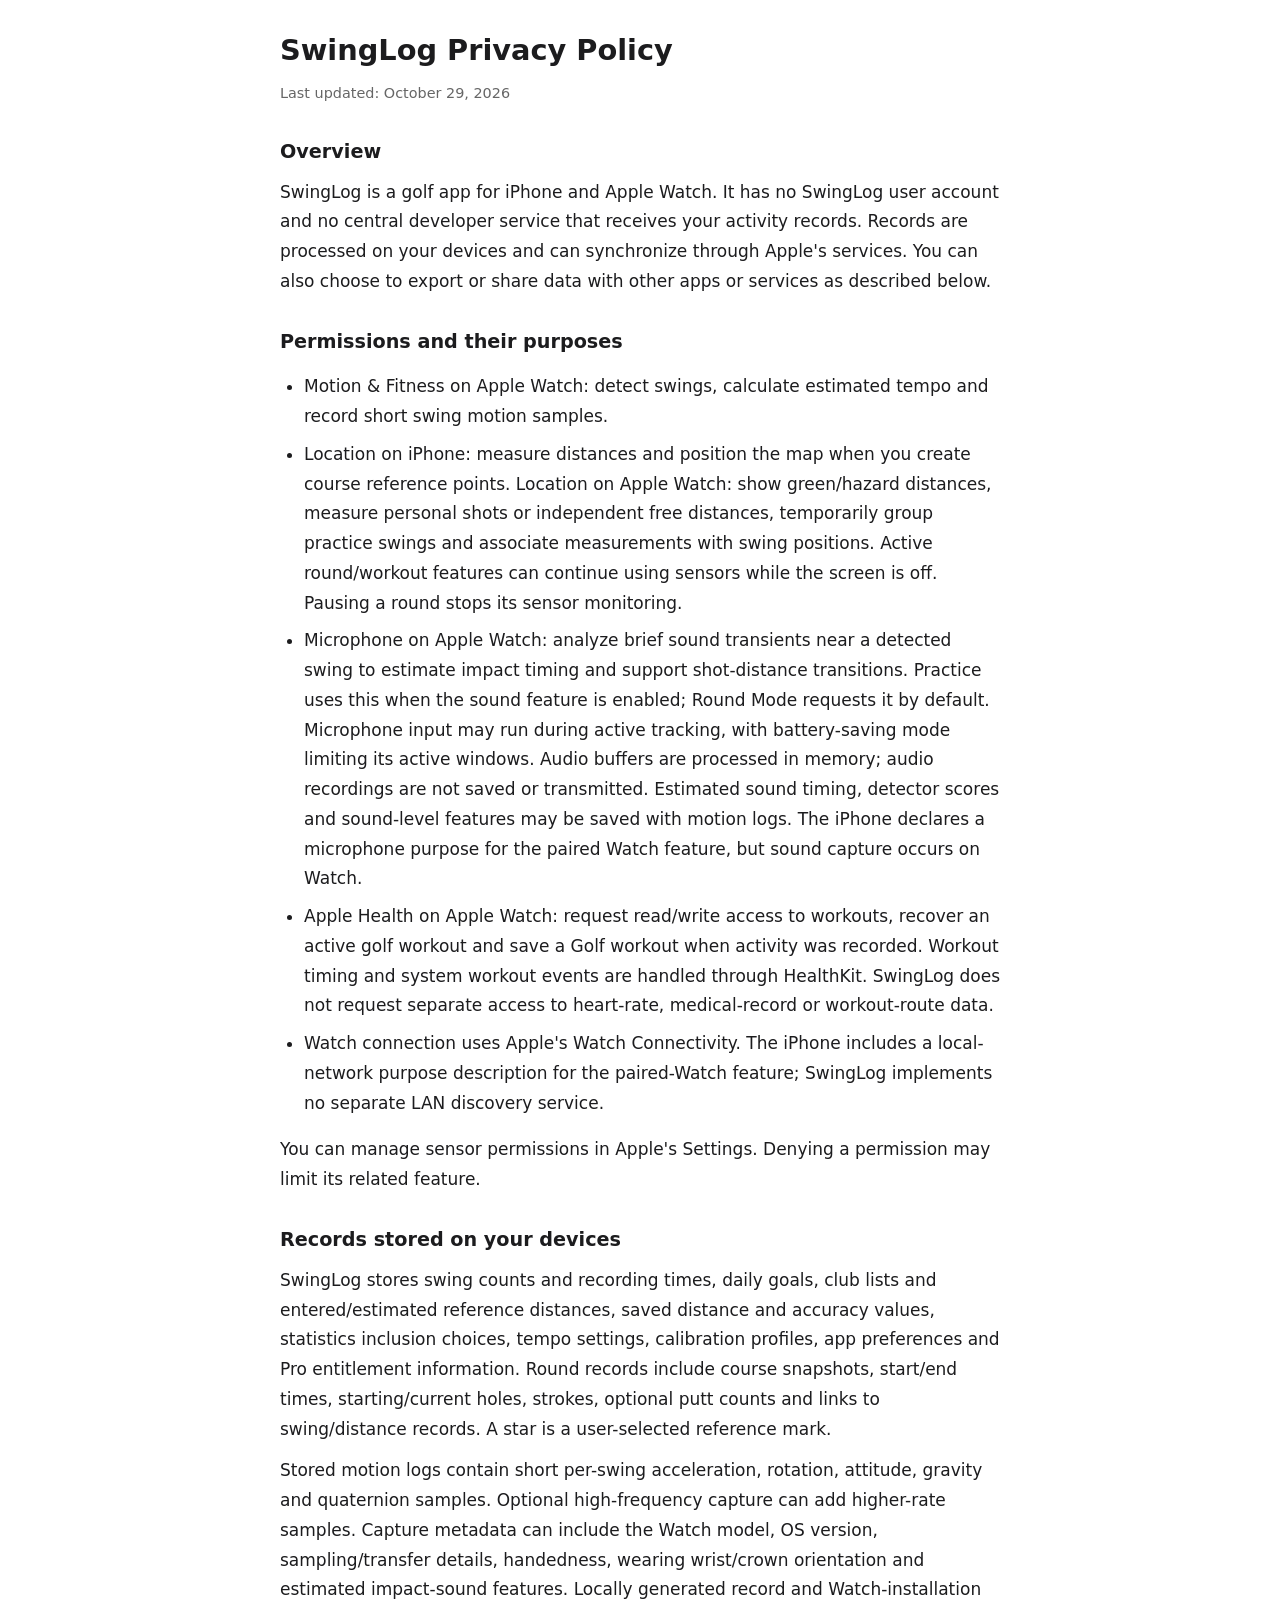
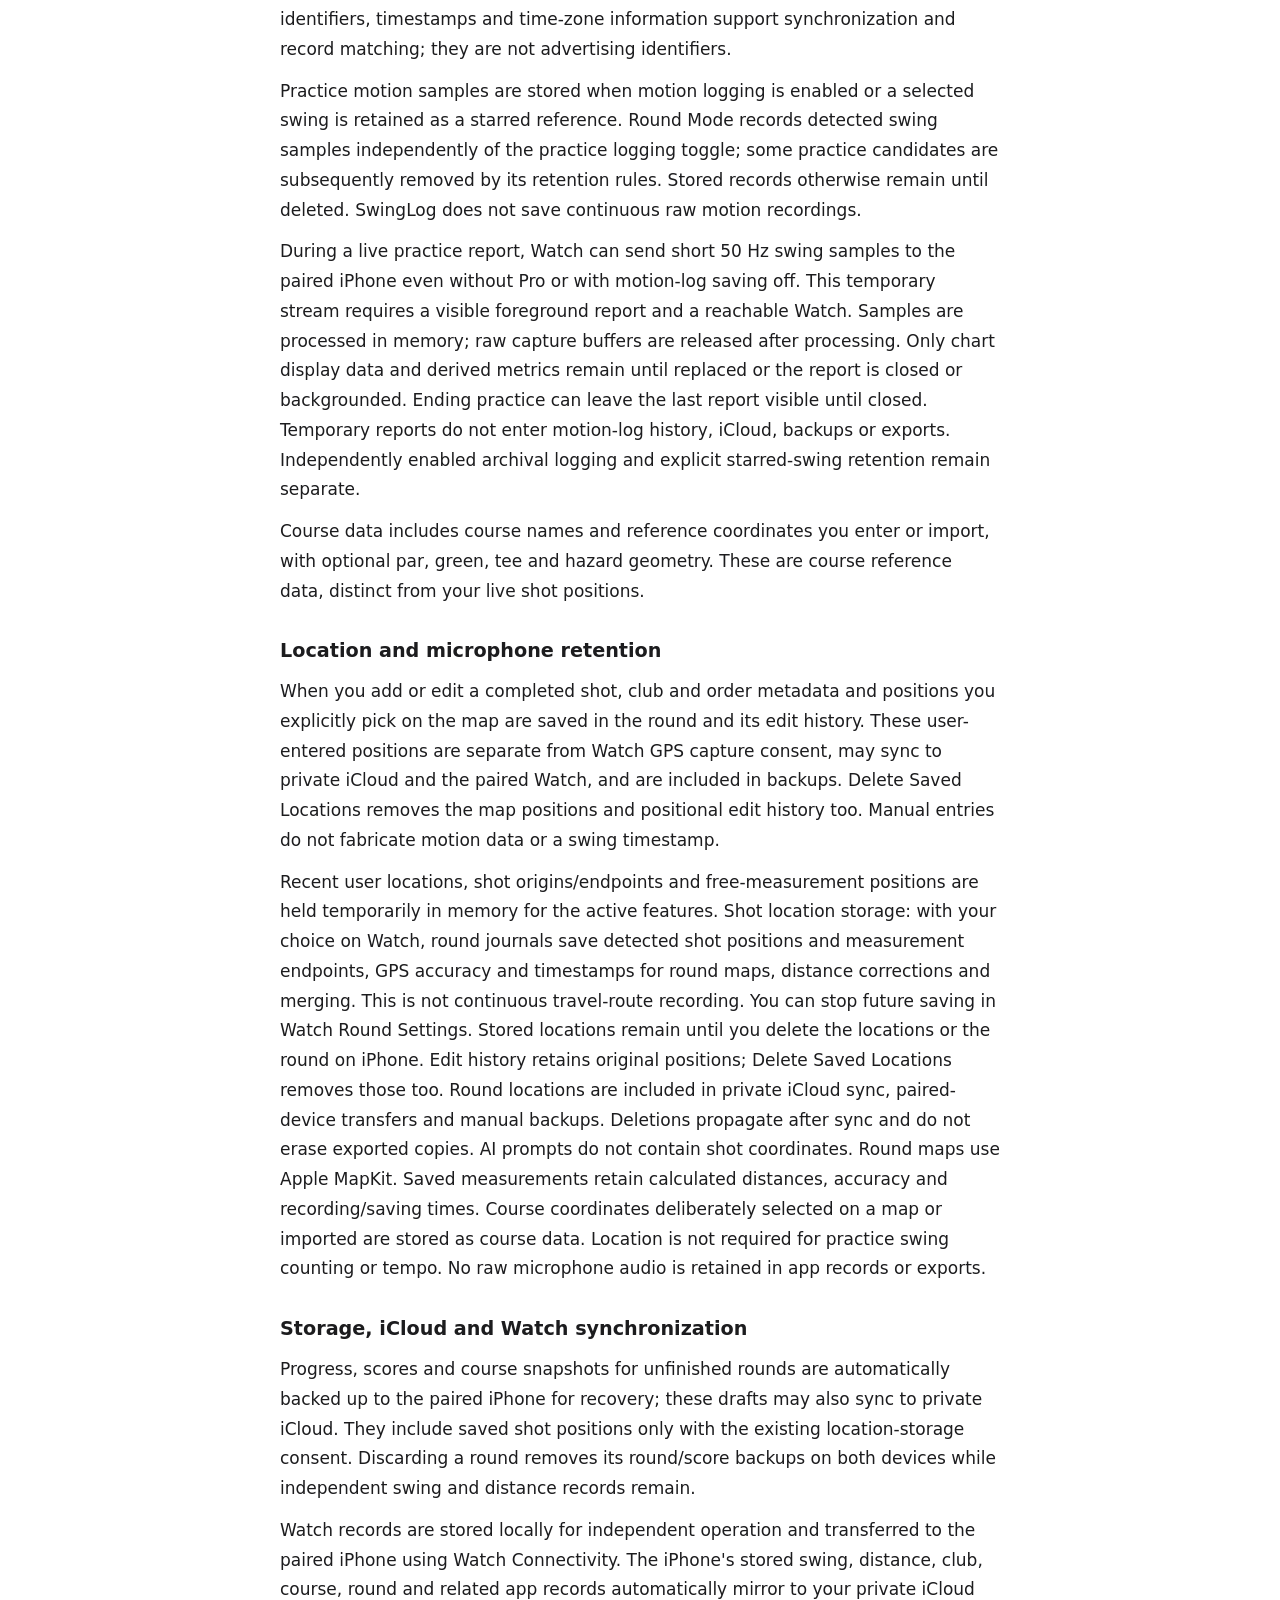
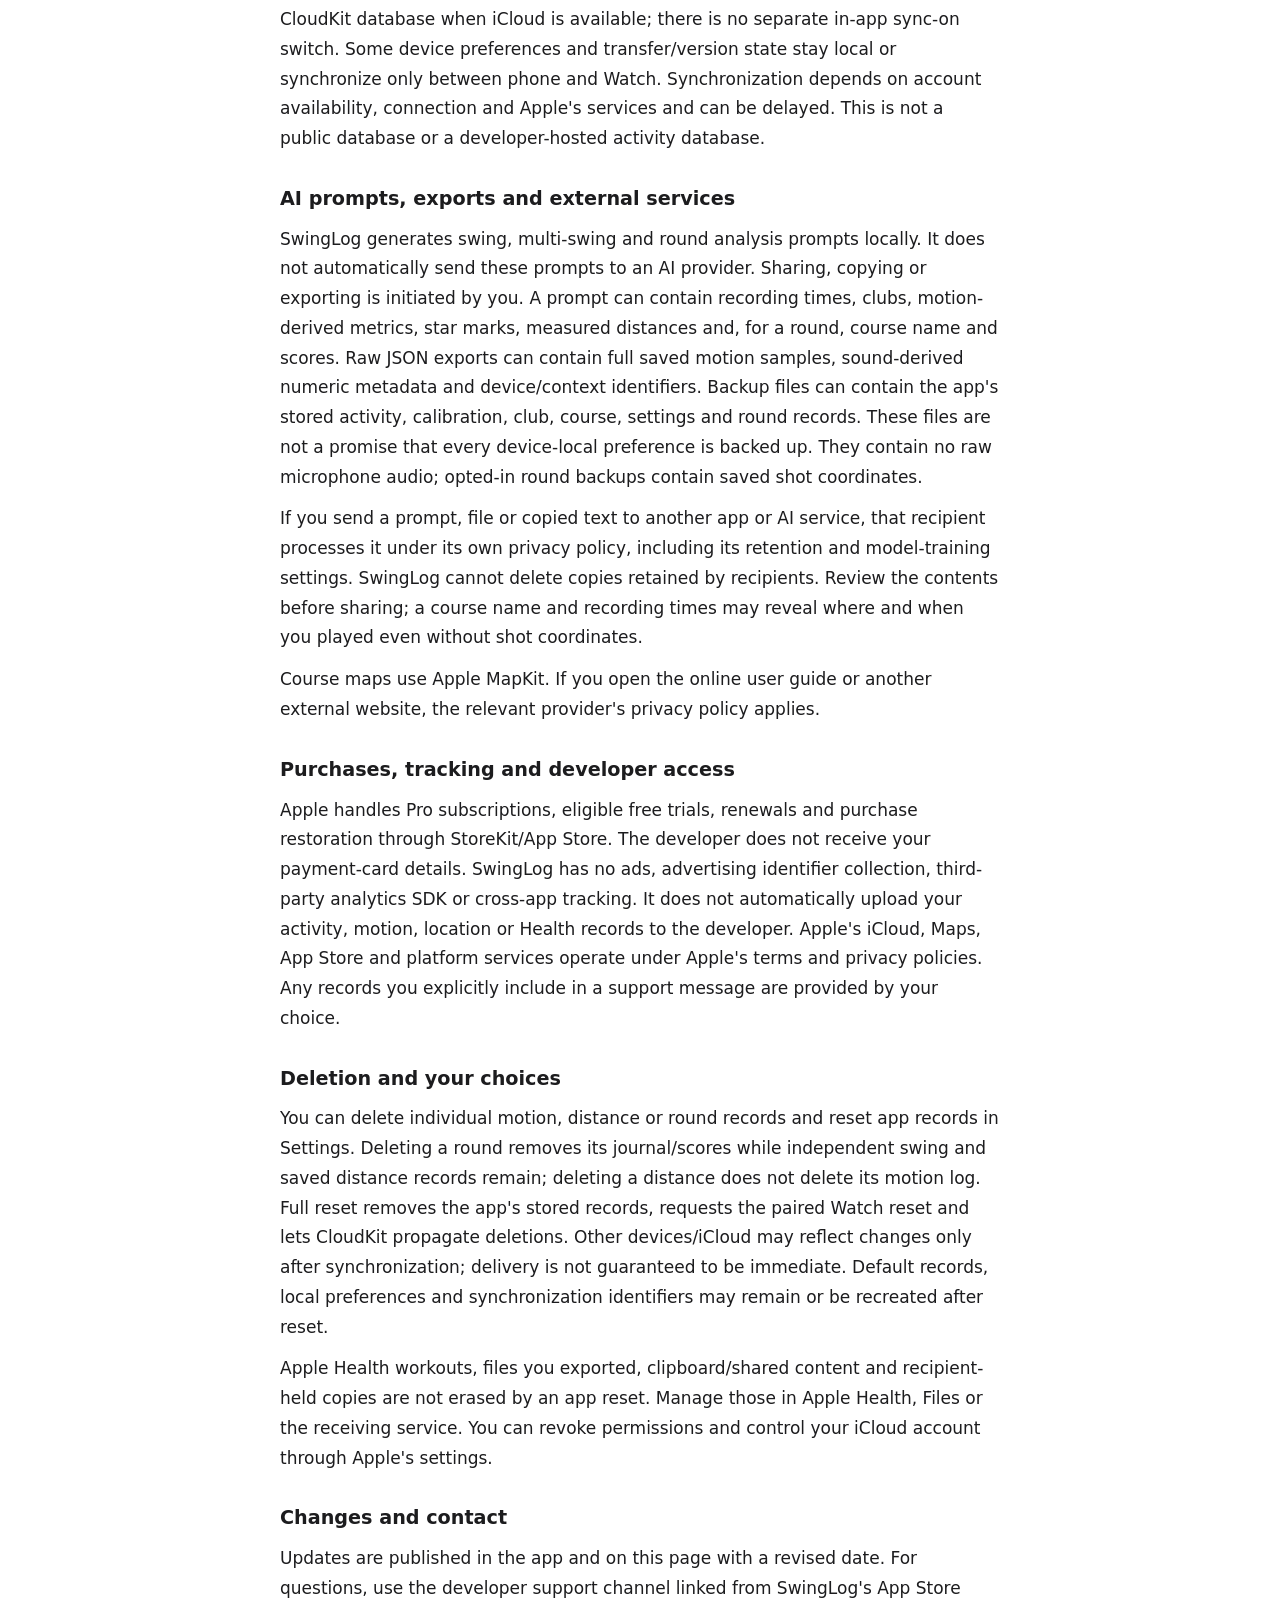
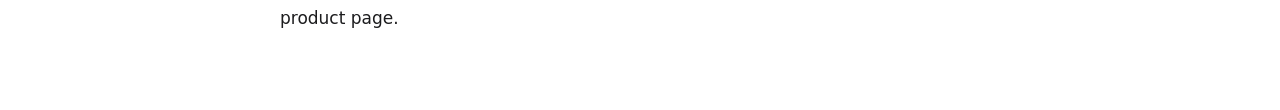
<file: en.html>
<!doctype html><html lang="en"><meta charset="utf-8"><meta name="viewport" content="width=device-width,initial-scale=1"><title>SwingLog Privacy Policy</title><style>
:root{color-scheme:light dark;--ink:#1c1c1e;--paper:#fff;--muted:#666;--accent:#16804b}
*{box-sizing:border-box}body{max-width:760px;margin:auto;padding:32px 20px 64px;background:var(--paper);color:var(--ink);font:17px/1.75 system-ui,-apple-system,sans-serif;overflow-wrap:anywhere}
nav{display:flex;gap:8px;flex-wrap:wrap;margin-bottom:28px}button{font:inherit;padding:8px 16px;border-radius:24px;border:1px solid var(--accent);color:var(--accent);background:transparent;cursor:pointer}button[aria-pressed=true]{background:var(--accent);color:white}button:focus-visible,a:focus-visible{outline:3px solid var(--accent);outline-offset:4px}
h1{font-size:1.8rem;line-height:1.3;margin:0 0 8px}h2{font-size:1.2rem;line-height:1.4;margin:32px 0 12px}p{margin:12px 0}.meta{color:var(--muted);font-size:.9rem}li{margin:8px 0}ul{padding-left:24px}a{color:var(--accent)}.guide-link{padding-top:24px;border-top:1px solid var(--muted);margin-top:32px}
@media(prefers-color-scheme:dark){:root{--ink:#eee;--paper:#101211;--muted:#bbb;--accent:#56cc93}button[aria-pressed=true]{color:#101211}}
@media print{nav{display:none}section[hidden]{display:none}}
</style><body><h1>SwingLog Privacy Policy</h1>
<p class="meta">Last updated: October 29, 2026</p>
<h2>Overview</h2>
<p>SwingLog is a golf app for iPhone and Apple Watch. It has no SwingLog user account and no central developer service that receives your activity records. Records are processed on your devices and can synchronize through Apple&#x27;s services. You can also choose to export or share data with other apps or services as described below.</p>
<h2>Permissions and their purposes</h2>
<ul><li>Motion &amp; Fitness on Apple Watch: detect swings, calculate estimated tempo and record short swing motion samples.</li><li>Location on iPhone: measure distances and position the map when you create course reference points. Location on Apple Watch: show green/hazard distances, measure personal shots or independent free distances, temporarily group practice swings and associate measurements with swing positions. Active round/workout features can continue using sensors while the screen is off. Pausing a round stops its sensor monitoring.</li><li>Microphone on Apple Watch: analyze brief sound transients near a detected swing to estimate impact timing and support shot-distance transitions. Practice uses this when the sound feature is enabled; Round Mode requests it by default. Microphone input may run during active tracking, with battery-saving mode limiting its active windows. Audio buffers are processed in memory; audio recordings are not saved or transmitted. Estimated sound timing, detector scores and sound-level features may be saved with motion logs. The iPhone declares a microphone purpose for the paired Watch feature, but sound capture occurs on Watch.</li><li>Apple Health on Apple Watch: request read/write access to workouts, recover an active golf workout and save a Golf workout when activity was recorded. Workout timing and system workout events are handled through HealthKit. SwingLog does not request separate access to heart-rate, medical-record or workout-route data.</li><li>Watch connection uses Apple&#x27;s Watch Connectivity. The iPhone includes a local-network purpose description for the paired-Watch feature; SwingLog implements no separate LAN discovery service.</li></ul>
<p>You can manage sensor permissions in Apple&#x27;s Settings. Denying a permission may limit its related feature.</p>
<h2>Records stored on your devices</h2>
<p>SwingLog stores swing counts and recording times, daily goals, club lists and entered/estimated reference distances, saved distance and accuracy values, statistics inclusion choices, tempo settings, calibration profiles, app preferences and Pro entitlement information. Round records include course snapshots, start/end times, starting/current holes, strokes, optional putt counts and links to swing/distance records. A star is a user-selected reference mark.</p>
<p>Stored motion logs contain short per-swing acceleration, rotation, attitude, gravity and quaternion samples. Optional high-frequency capture can add higher-rate samples. Capture metadata can include the Watch model, OS version, sampling/transfer details, handedness, wearing wrist/crown orientation and estimated impact-sound features. Locally generated record and Watch-installation identifiers, timestamps and time-zone information support synchronization and record matching; they are not advertising identifiers.</p>
<p>Practice motion samples are stored when motion logging is enabled or a selected swing is retained as a starred reference. Round Mode records detected swing samples independently of the practice logging toggle; some practice candidates are subsequently removed by its retention rules. Stored records otherwise remain until deleted. SwingLog does not save continuous raw motion recordings.</p>
<p>During a live practice report, Watch can send short 50 Hz swing samples to the paired iPhone even without Pro or with motion-log saving off. This temporary stream requires a visible foreground report and a reachable Watch. Samples are processed in memory; raw capture buffers are released after processing. Only chart display data and derived metrics remain until replaced or the report is closed or backgrounded. Ending practice can leave the last report visible until closed. Temporary reports do not enter motion-log history, iCloud, backups or exports. Independently enabled archival logging and explicit starred-swing retention remain separate.</p>
<p>Course data includes course names and reference coordinates you enter or import, with optional par, green, tee and hazard geometry. These are course reference data, distinct from your live shot positions.</p>
<h2>Location and microphone retention</h2>
<p>When you add or edit a completed shot, club and order metadata and positions you explicitly pick on the map are saved in the round and its edit history. These user-entered positions are separate from Watch GPS capture consent, may sync to private iCloud and the paired Watch, and are included in backups. Delete Saved Locations removes the map positions and positional edit history too. Manual entries do not fabricate motion data or a swing timestamp.</p>
<p>Recent user locations, shot origins/endpoints and free-measurement positions are held temporarily in memory for the active features. Shot location storage: with your choice on Watch, round journals save detected shot positions and measurement endpoints, GPS accuracy and timestamps for round maps, distance corrections and merging. This is not continuous travel-route recording. You can stop future saving in Watch Round Settings. Stored locations remain until you delete the locations or the round on iPhone. Edit history retains original positions; Delete Saved Locations removes those too. Round locations are included in private iCloud sync, paired-device transfers and manual backups. Deletions propagate after sync and do not erase exported copies. AI prompts do not contain shot coordinates. Round maps use Apple MapKit. Saved measurements retain calculated distances, accuracy and recording/saving times. Course coordinates deliberately selected on a map or imported are stored as course data. Location is not required for practice swing counting or tempo. No raw microphone audio is retained in app records or exports.</p>
<h2>Storage, iCloud and Watch synchronization</h2>
<p>Progress, scores and course snapshots for unfinished rounds are automatically backed up to the paired iPhone for recovery; these drafts may also sync to private iCloud. They include saved shot positions only with the existing location-storage consent. Discarding a round removes its round/score backups on both devices while independent swing and distance records remain.</p>
<p>Watch records are stored locally for independent operation and transferred to the paired iPhone using Watch Connectivity. The iPhone&#x27;s stored swing, distance, club, course, round and related app records automatically mirror to your private iCloud CloudKit database when iCloud is available; there is no separate in-app sync-on switch. Some device preferences and transfer/version state stay local or synchronize only between phone and Watch. Synchronization depends on account availability, connection and Apple&#x27;s services and can be delayed. This is not a public database or a developer-hosted activity database.</p>
<h2>AI prompts, exports and external services</h2>
<p>SwingLog generates swing, multi-swing and round analysis prompts locally. It does not automatically send these prompts to an AI provider. Sharing, copying or exporting is initiated by you. A prompt can contain recording times, clubs, motion-derived metrics, star marks, measured distances and, for a round, course name and scores. Raw JSON exports can contain full saved motion samples, sound-derived numeric metadata and device/context identifiers. Backup files can contain the app&#x27;s stored activity, calibration, club, course, settings and round records. These files are not a promise that every device-local preference is backed up. They contain no raw microphone audio; opted-in round backups contain saved shot coordinates.</p>
<p>If you send a prompt, file or copied text to another app or AI service, that recipient processes it under its own privacy policy, including its retention and model-training settings. SwingLog cannot delete copies retained by recipients. Review the contents before sharing; a course name and recording times may reveal where and when you played even without shot coordinates.</p>
<p>Course maps use Apple MapKit. If you open the online user guide or another external website, the relevant provider&#x27;s privacy policy applies.</p>
<h2>Purchases, tracking and developer access</h2>
<p>Apple handles Pro subscriptions, eligible free trials, renewals and purchase restoration through StoreKit/App Store. The developer does not receive your payment-card details. SwingLog has no ads, advertising identifier collection, third-party analytics SDK or cross-app tracking. It does not automatically upload your activity, motion, location or Health records to the developer. Apple&#x27;s iCloud, Maps, App Store and platform services operate under Apple&#x27;s terms and privacy policies. Any records you explicitly include in a support message are provided by your choice.</p>
<h2>Deletion and your choices</h2>
<p>You can delete individual motion, distance or round records and reset app records in Settings. Deleting a round removes its journal/scores while independent swing and saved distance records remain; deleting a distance does not delete its motion log. Full reset removes the app&#x27;s stored records, requests the paired Watch reset and lets CloudKit propagate deletions. Other devices/iCloud may reflect changes only after synchronization; delivery is not guaranteed to be immediate. Default records, local preferences and synchronization identifiers may remain or be recreated after reset.</p>
<p>Apple Health workouts, files you exported, clipboard/shared content and recipient-held copies are not erased by an app reset. Manage those in Apple Health, Files or the receiving service. You can revoke permissions and control your iCloud account through Apple&#x27;s settings.</p>
<h2>Changes and contact</h2>
<p>Updates are published in the app and on this page with a revised date. For questions, use the developer support channel linked from SwingLog&#x27;s App Store product page.</p></body></html>
</file>
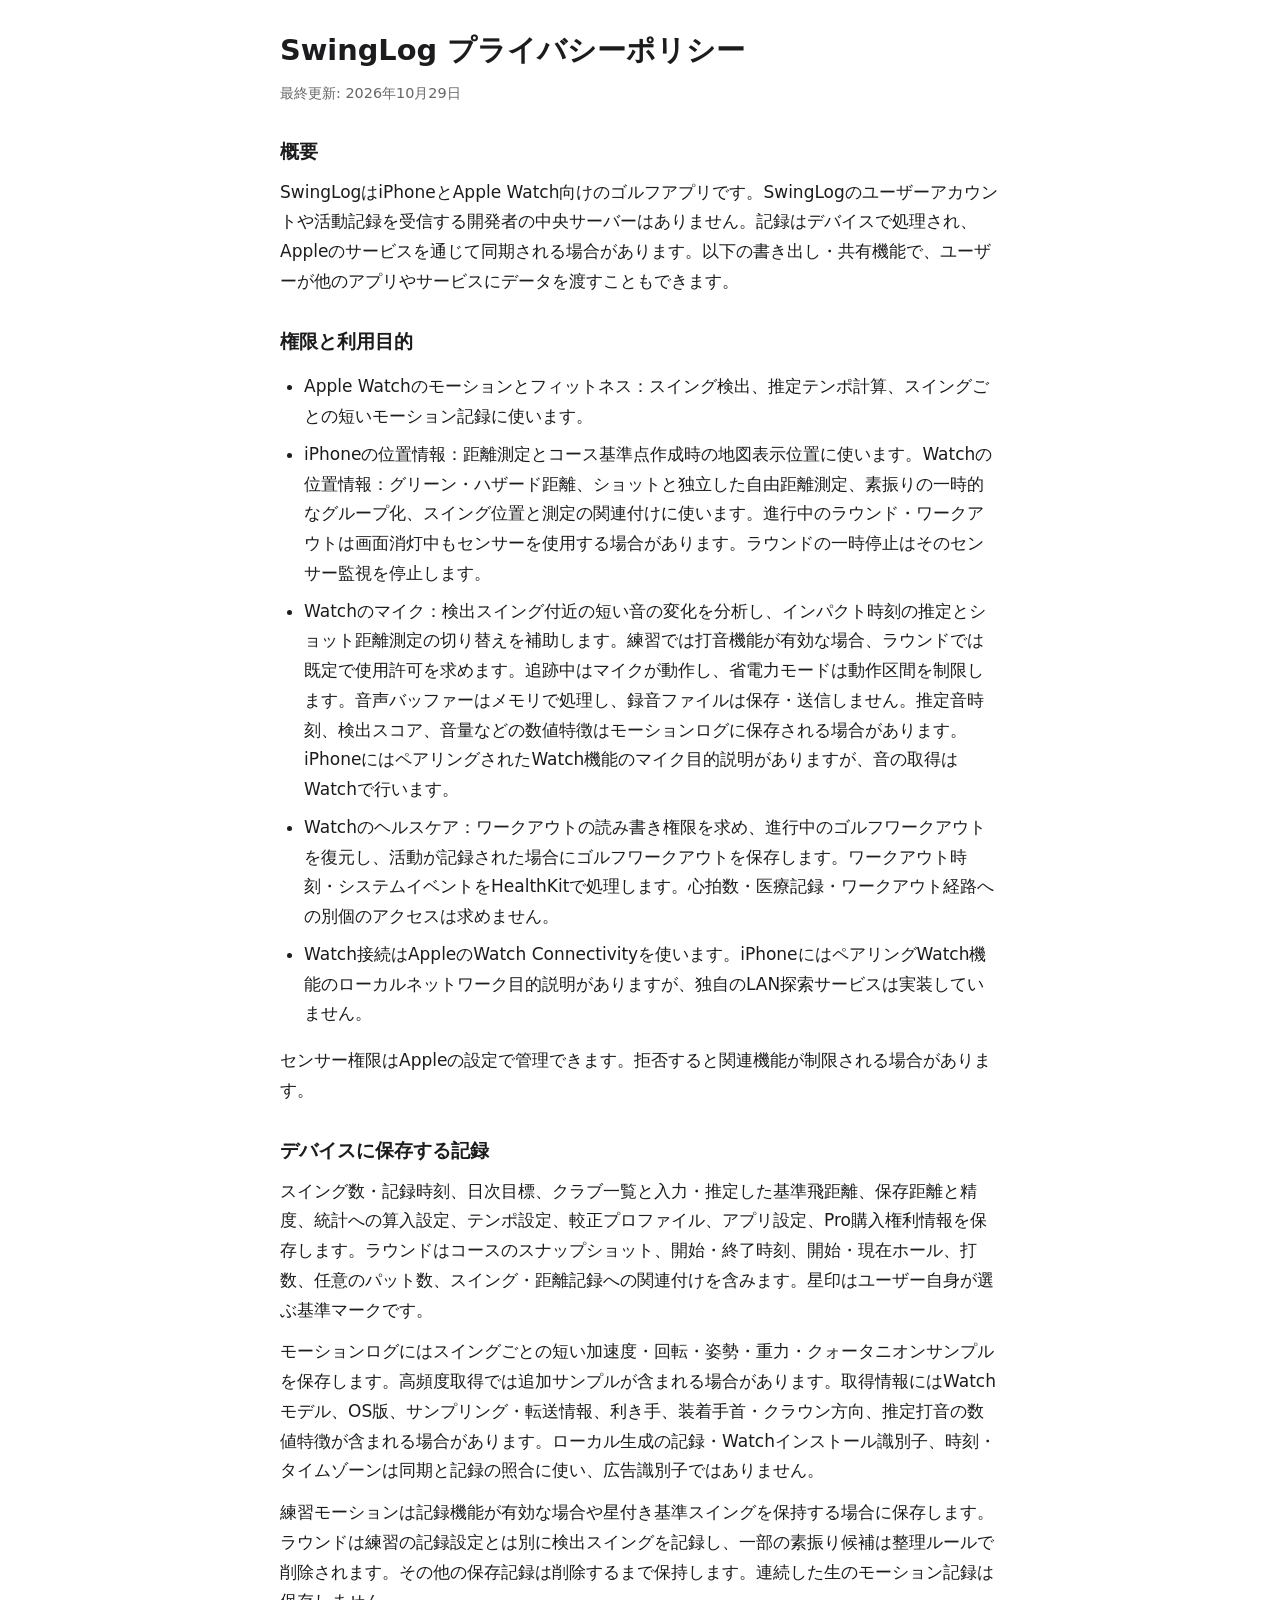
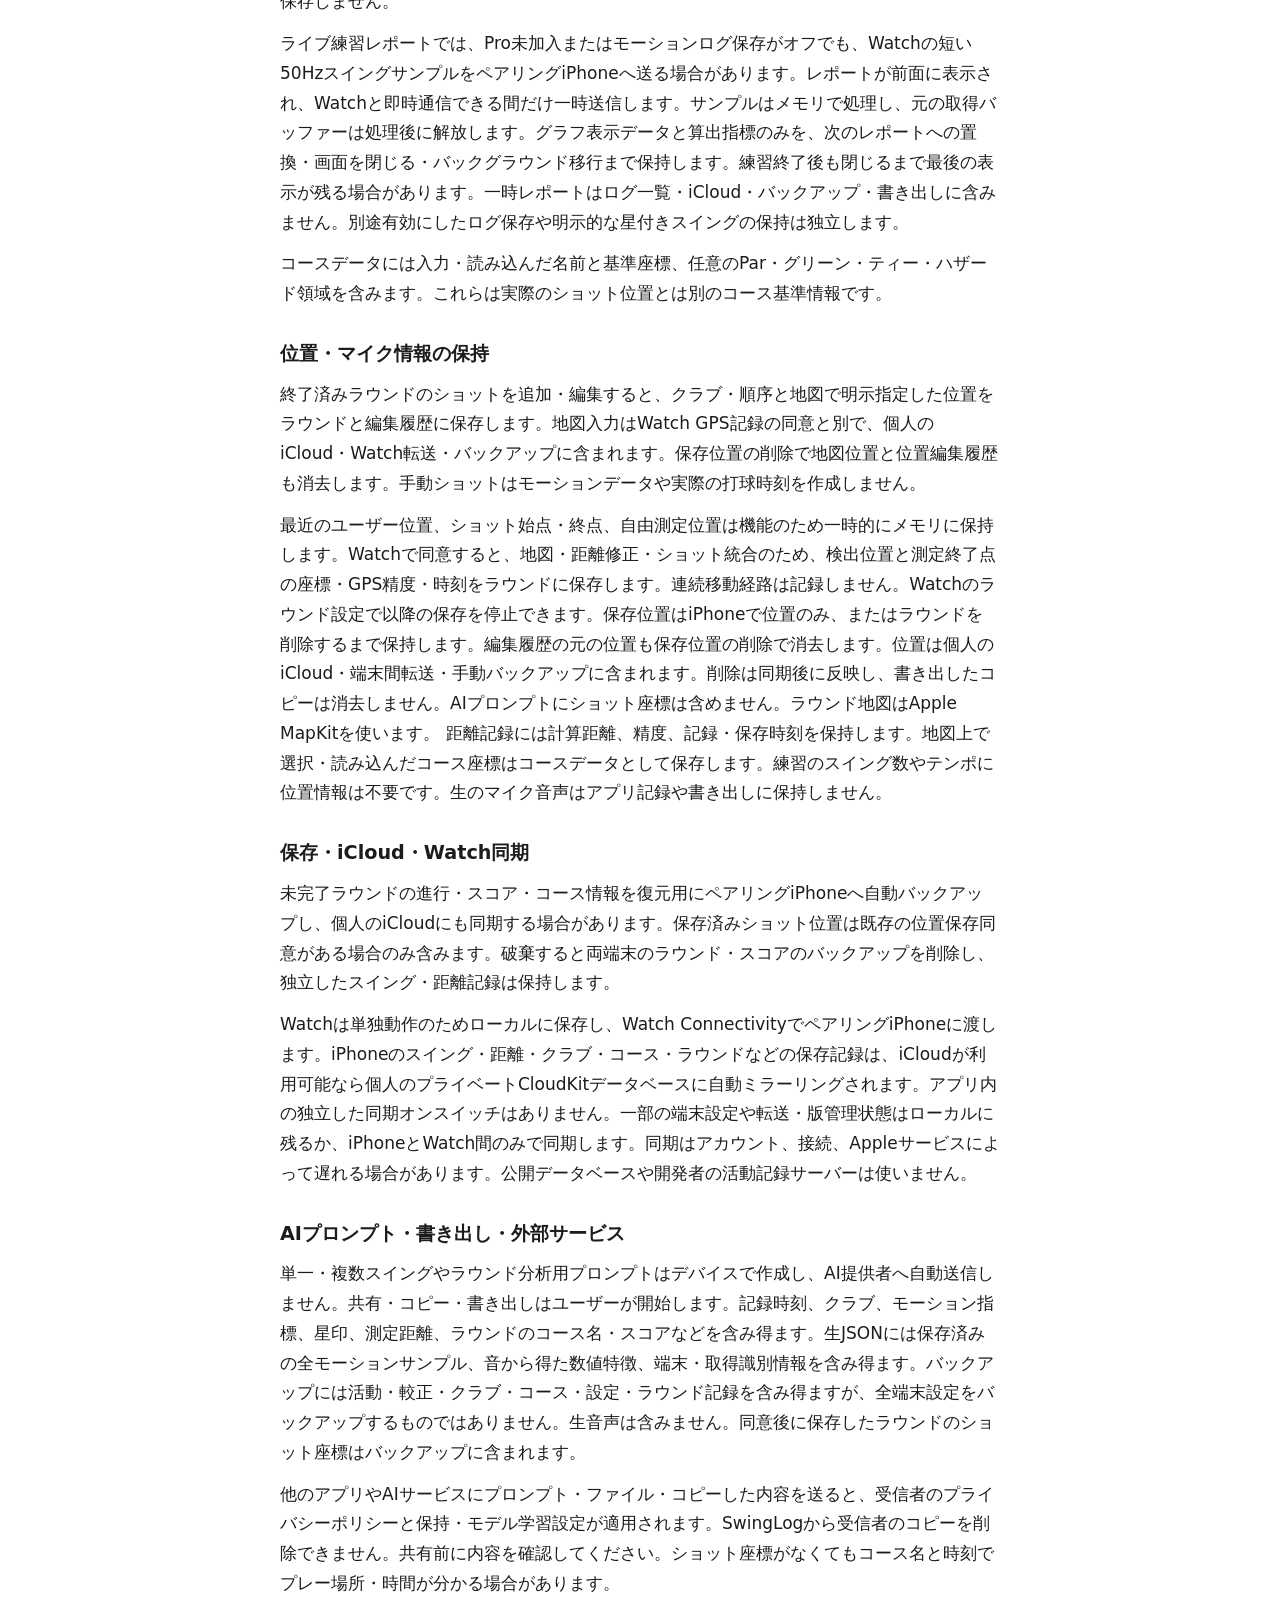
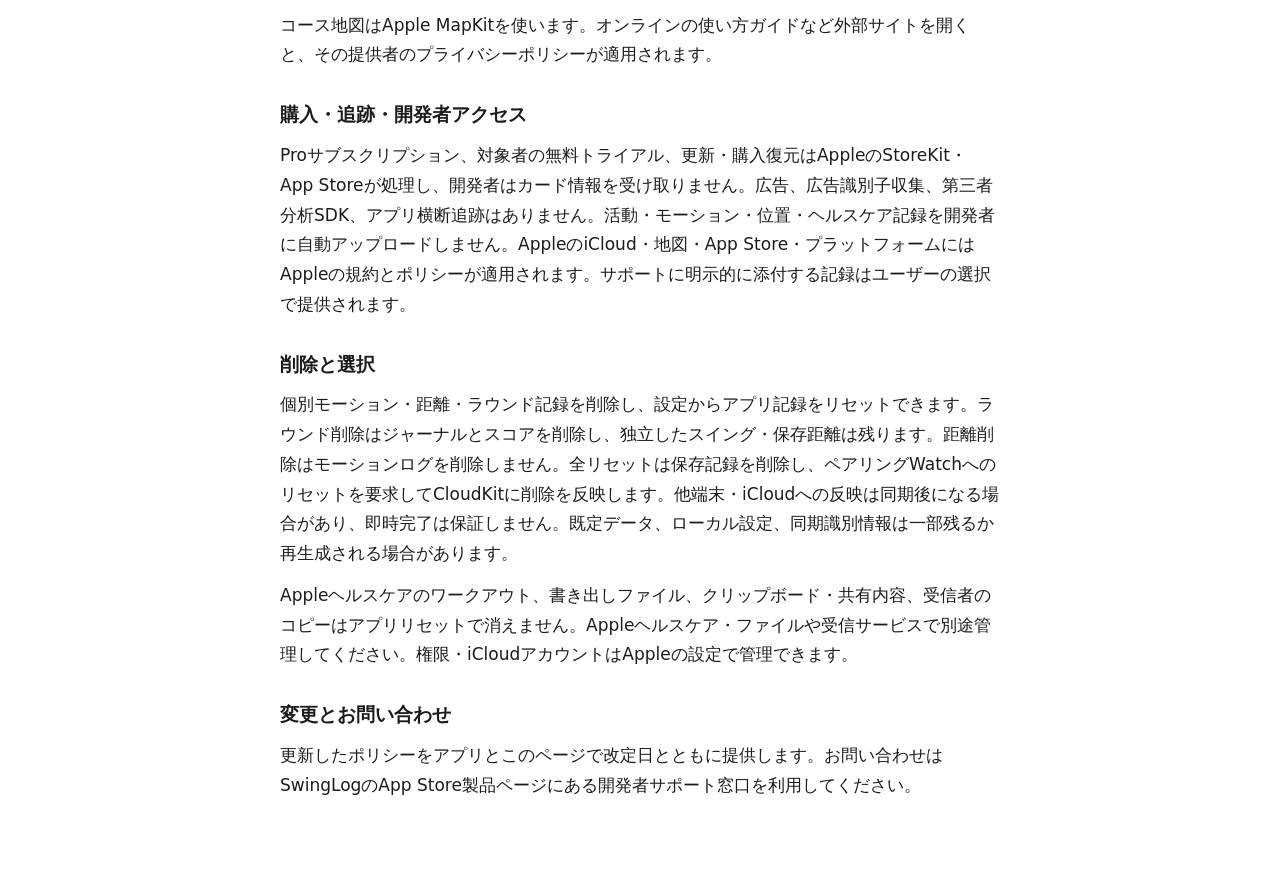
<file: ja.html>
<!doctype html><html lang="ja"><meta charset="utf-8"><meta name="viewport" content="width=device-width,initial-scale=1"><title>SwingLog Privacy Policy</title><style>
:root{color-scheme:light dark;--ink:#1c1c1e;--paper:#fff;--muted:#666;--accent:#16804b}
*{box-sizing:border-box}body{max-width:760px;margin:auto;padding:32px 20px 64px;background:var(--paper);color:var(--ink);font:17px/1.75 system-ui,-apple-system,sans-serif;overflow-wrap:anywhere}
nav{display:flex;gap:8px;flex-wrap:wrap;margin-bottom:28px}button{font:inherit;padding:8px 16px;border-radius:24px;border:1px solid var(--accent);color:var(--accent);background:transparent;cursor:pointer}button[aria-pressed=true]{background:var(--accent);color:white}button:focus-visible,a:focus-visible{outline:3px solid var(--accent);outline-offset:4px}
h1{font-size:1.8rem;line-height:1.3;margin:0 0 8px}h2{font-size:1.2rem;line-height:1.4;margin:32px 0 12px}p{margin:12px 0}.meta{color:var(--muted);font-size:.9rem}li{margin:8px 0}ul{padding-left:24px}a{color:var(--accent)}.guide-link{padding-top:24px;border-top:1px solid var(--muted);margin-top:32px}
@media(prefers-color-scheme:dark){:root{--ink:#eee;--paper:#101211;--muted:#bbb;--accent:#56cc93}button[aria-pressed=true]{color:#101211}}
@media print{nav{display:none}section[hidden]{display:none}}
</style><body><h1>SwingLog プライバシーポリシー</h1>
<p class="meta">最終更新: 2026年10月29日</p>
<h2>概要</h2>
<p>SwingLogはiPhoneとApple Watch向けのゴルフアプリです。SwingLogのユーザーアカウントや活動記録を受信する開発者の中央サーバーはありません。記録はデバイスで処理され、Appleのサービスを通じて同期される場合があります。以下の書き出し・共有機能で、ユーザーが他のアプリやサービスにデータを渡すこともできます。</p>
<h2>権限と利用目的</h2>
<ul><li>Apple Watchのモーションとフィットネス：スイング検出、推定テンポ計算、スイングごとの短いモーション記録に使います。</li><li>iPhoneの位置情報：距離測定とコース基準点作成時の地図表示位置に使います。Watchの位置情報：グリーン・ハザード距離、ショットと独立した自由距離測定、素振りの一時的なグループ化、スイング位置と測定の関連付けに使います。進行中のラウンド・ワークアウトは画面消灯中もセンサーを使用する場合があります。ラウンドの一時停止はそのセンサー監視を停止します。</li><li>Watchのマイク：検出スイング付近の短い音の変化を分析し、インパクト時刻の推定とショット距離測定の切り替えを補助します。練習では打音機能が有効な場合、ラウンドでは既定で使用許可を求めます。追跡中はマイクが動作し、省電力モードは動作区間を制限します。音声バッファーはメモリで処理し、録音ファイルは保存・送信しません。推定音時刻、検出スコア、音量などの数値特徴はモーションログに保存される場合があります。iPhoneにはペアリングされたWatch機能のマイク目的説明がありますが、音の取得はWatchで行います。</li><li>Watchのヘルスケア：ワークアウトの読み書き権限を求め、進行中のゴルフワークアウトを復元し、活動が記録された場合にゴルフワークアウトを保存します。ワークアウト時刻・システムイベントをHealthKitで処理します。心拍数・医療記録・ワークアウト経路への別個のアクセスは求めません。</li><li>Watch接続はAppleのWatch Connectivityを使います。iPhoneにはペアリングWatch機能のローカルネットワーク目的説明がありますが、独自のLAN探索サービスは実装していません。</li></ul>
<p>センサー権限はAppleの設定で管理できます。拒否すると関連機能が制限される場合があります。</p>
<h2>デバイスに保存する記録</h2>
<p>スイング数・記録時刻、日次目標、クラブ一覧と入力・推定した基準飛距離、保存距離と精度、統計への算入設定、テンポ設定、較正プロファイル、アプリ設定、Pro購入権利情報を保存します。ラウンドはコースのスナップショット、開始・終了時刻、開始・現在ホール、打数、任意のパット数、スイング・距離記録への関連付けを含みます。星印はユーザー自身が選ぶ基準マークです。</p>
<p>モーションログにはスイングごとの短い加速度・回転・姿勢・重力・クォータニオンサンプルを保存します。高頻度取得では追加サンプルが含まれる場合があります。取得情報にはWatchモデル、OS版、サンプリング・転送情報、利き手、装着手首・クラウン方向、推定打音の数値特徴が含まれる場合があります。ローカル生成の記録・Watchインストール識別子、時刻・タイムゾーンは同期と記録の照合に使い、広告識別子ではありません。</p>
<p>練習モーションは記録機能が有効な場合や星付き基準スイングを保持する場合に保存します。ラウンドは練習の記録設定とは別に検出スイングを記録し、一部の素振り候補は整理ルールで削除されます。その他の保存記録は削除するまで保持します。連続した生のモーション記録は保存しません。</p>
<p>ライブ練習レポートでは、Pro未加入またはモーションログ保存がオフでも、Watchの短い50HzスイングサンプルをペアリングiPhoneへ送る場合があります。レポートが前面に表示され、Watchと即時通信できる間だけ一時送信します。サンプルはメモリで処理し、元の取得バッファーは処理後に解放します。グラフ表示データと算出指標のみを、次のレポートへの置換・画面を閉じる・バックグラウンド移行まで保持します。練習終了後も閉じるまで最後の表示が残る場合があります。一時レポートはログ一覧・iCloud・バックアップ・書き出しに含みません。別途有効にしたログ保存や明示的な星付きスイングの保持は独立します。</p>
<p>コースデータには入力・読み込んだ名前と基準座標、任意のPar・グリーン・ティー・ハザード領域を含みます。これらは実際のショット位置とは別のコース基準情報です。</p>
<h2>位置・マイク情報の保持</h2>
<p>終了済みラウンドのショットを追加・編集すると、クラブ・順序と地図で明示指定した位置をラウンドと編集履歴に保存します。地図入力はWatch GPS記録の同意と別で、個人のiCloud・Watch転送・バックアップに含まれます。保存位置の削除で地図位置と位置編集履歴も消去します。手動ショットはモーションデータや実際の打球時刻を作成しません。</p>
<p>最近のユーザー位置、ショット始点・終点、自由測定位置は機能のため一時的にメモリに保持します。Watchで同意すると、地図・距離修正・ショット統合のため、検出位置と測定終了点の座標・GPS精度・時刻をラウンドに保存します。連続移動経路は記録しません。Watchのラウンド設定で以降の保存を停止できます。保存位置はiPhoneで位置のみ、またはラウンドを削除するまで保持します。編集履歴の元の位置も保存位置の削除で消去します。位置は個人のiCloud・端末間転送・手動バックアップに含まれます。削除は同期後に反映し、書き出したコピーは消去しません。AIプロンプトにショット座標は含めません。ラウンド地図はApple MapKitを使います。 距離記録には計算距離、精度、記録・保存時刻を保持します。地図上で選択・読み込んだコース座標はコースデータとして保存します。練習のスイング数やテンポに位置情報は不要です。生のマイク音声はアプリ記録や書き出しに保持しません。</p>
<h2>保存・iCloud・Watch同期</h2>
<p>未完了ラウンドの進行・スコア・コース情報を復元用にペアリングiPhoneへ自動バックアップし、個人のiCloudにも同期する場合があります。保存済みショット位置は既存の位置保存同意がある場合のみ含みます。破棄すると両端末のラウンド・スコアのバックアップを削除し、独立したスイング・距離記録は保持します。</p>
<p>Watchは単独動作のためローカルに保存し、Watch ConnectivityでペアリングiPhoneに渡します。iPhoneのスイング・距離・クラブ・コース・ラウンドなどの保存記録は、iCloudが利用可能なら個人のプライベートCloudKitデータベースに自動ミラーリングされます。アプリ内の独立した同期オンスイッチはありません。一部の端末設定や転送・版管理状態はローカルに残るか、iPhoneとWatch間のみで同期します。同期はアカウント、接続、Appleサービスによって遅れる場合があります。公開データベースや開発者の活動記録サーバーは使いません。</p>
<h2>AIプロンプト・書き出し・外部サービス</h2>
<p>単一・複数スイングやラウンド分析用プロンプトはデバイスで作成し、AI提供者へ自動送信しません。共有・コピー・書き出しはユーザーが開始します。記録時刻、クラブ、モーション指標、星印、測定距離、ラウンドのコース名・スコアなどを含み得ます。生JSONには保存済みの全モーションサンプル、音から得た数値特徴、端末・取得識別情報を含み得ます。バックアップには活動・較正・クラブ・コース・設定・ラウンド記録を含み得ますが、全端末設定をバックアップするものではありません。生音声は含みません。同意後に保存したラウンドのショット座標はバックアップに含まれます。</p>
<p>他のアプリやAIサービスにプロンプト・ファイル・コピーした内容を送ると、受信者のプライバシーポリシーと保持・モデル学習設定が適用されます。SwingLogから受信者のコピーを削除できません。共有前に内容を確認してください。ショット座標がなくてもコース名と時刻でプレー場所・時間が分かる場合があります。</p>
<p>コース地図はApple MapKitを使います。オンラインの使い方ガイドなど外部サイトを開くと、その提供者のプライバシーポリシーが適用されます。</p>
<h2>購入・追跡・開発者アクセス</h2>
<p>Proサブスクリプション、対象者の無料トライアル、更新・購入復元はAppleのStoreKit・App Storeが処理し、開発者はカード情報を受け取りません。広告、広告識別子収集、第三者分析SDK、アプリ横断追跡はありません。活動・モーション・位置・ヘルスケア記録を開発者に自動アップロードしません。AppleのiCloud・地図・App Store・プラットフォームにはAppleの規約とポリシーが適用されます。サポートに明示的に添付する記録はユーザーの選択で提供されます。</p>
<h2>削除と選択</h2>
<p>個別モーション・距離・ラウンド記録を削除し、設定からアプリ記録をリセットできます。ラウンド削除はジャーナルとスコアを削除し、独立したスイング・保存距離は残ります。距離削除はモーションログを削除しません。全リセットは保存記録を削除し、ペアリングWatchへのリセットを要求してCloudKitに削除を反映します。他端末・iCloudへの反映は同期後になる場合があり、即時完了は保証しません。既定データ、ローカル設定、同期識別情報は一部残るか再生成される場合があります。</p>
<p>Appleヘルスケアのワークアウト、書き出しファイル、クリップボード・共有内容、受信者のコピーはアプリリセットで消えません。Appleヘルスケア・ファイルや受信サービスで別途管理してください。権限・iCloudアカウントはAppleの設定で管理できます。</p>
<h2>変更とお問い合わせ</h2>
<p>更新したポリシーをアプリとこのページで改定日とともに提供します。お問い合わせはSwingLogのApp Store製品ページにある開発者サポート窓口を利用してください。</p></body></html>
</file>
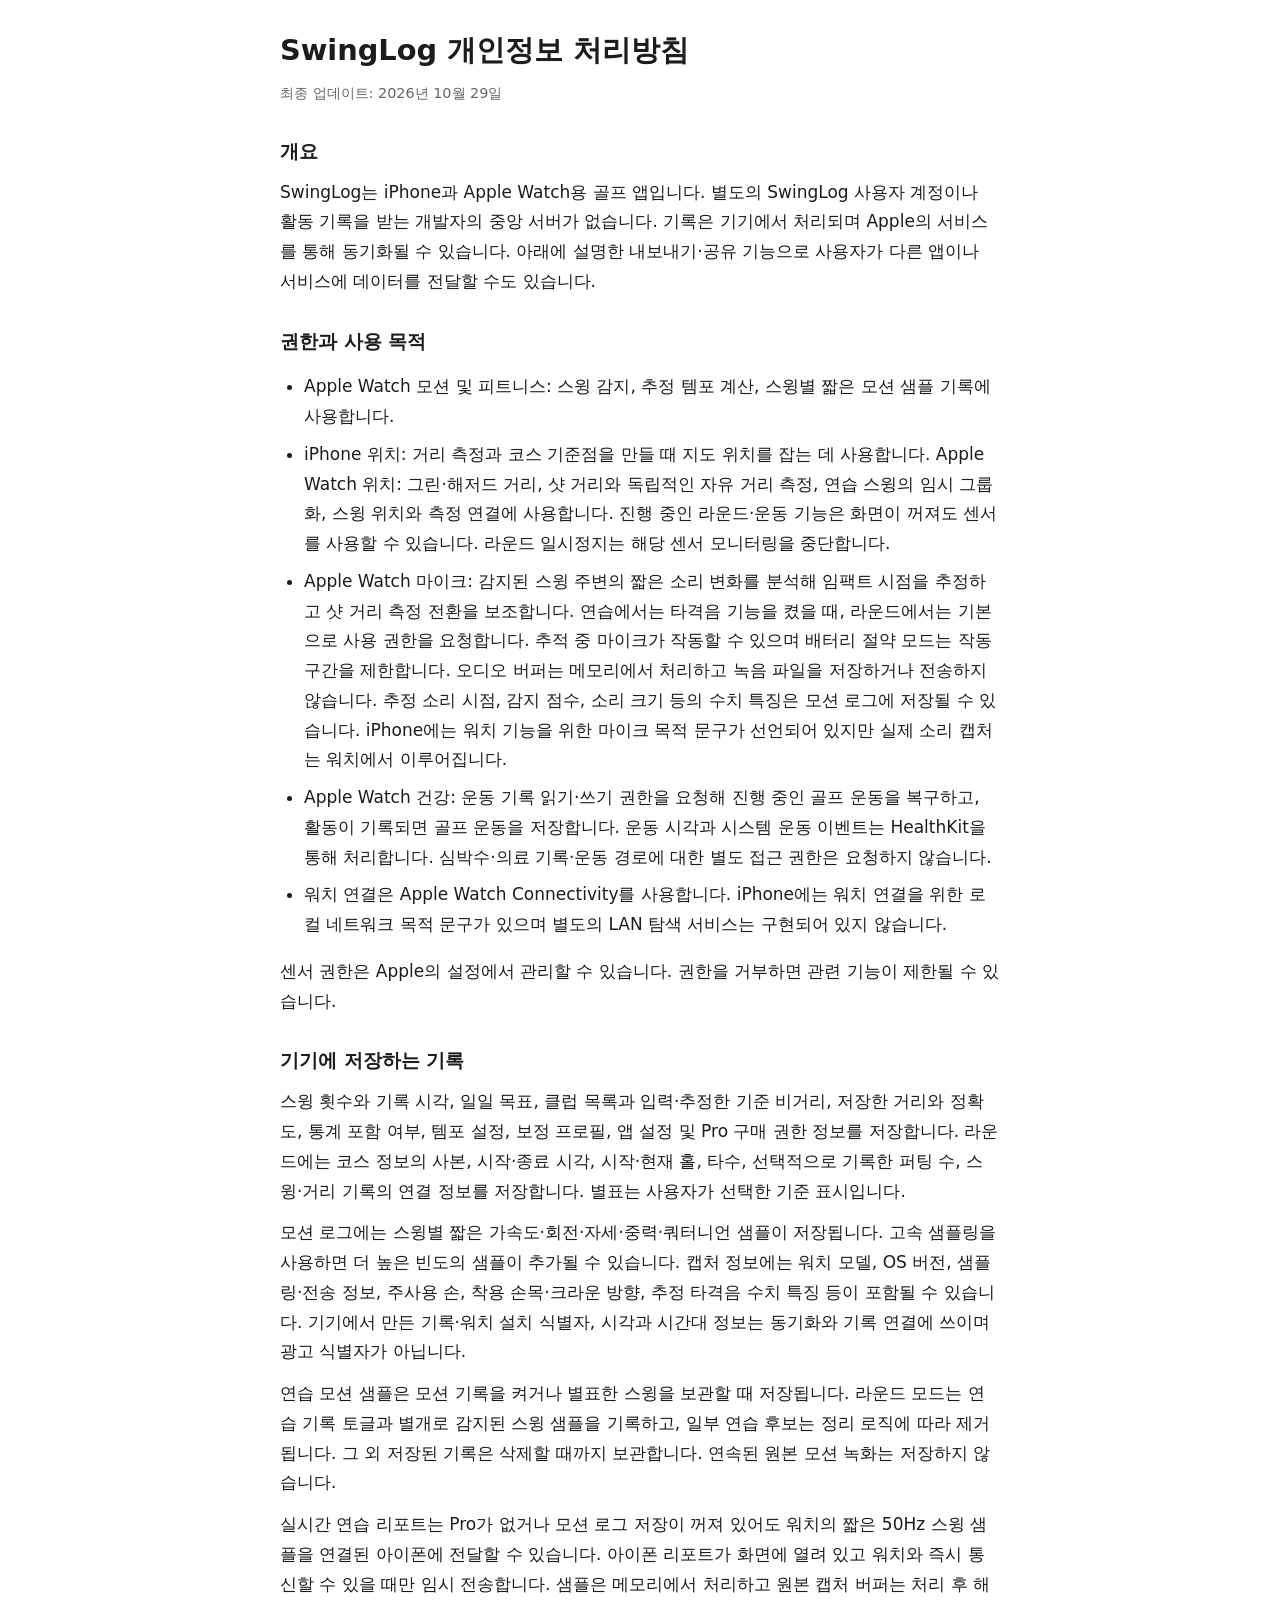
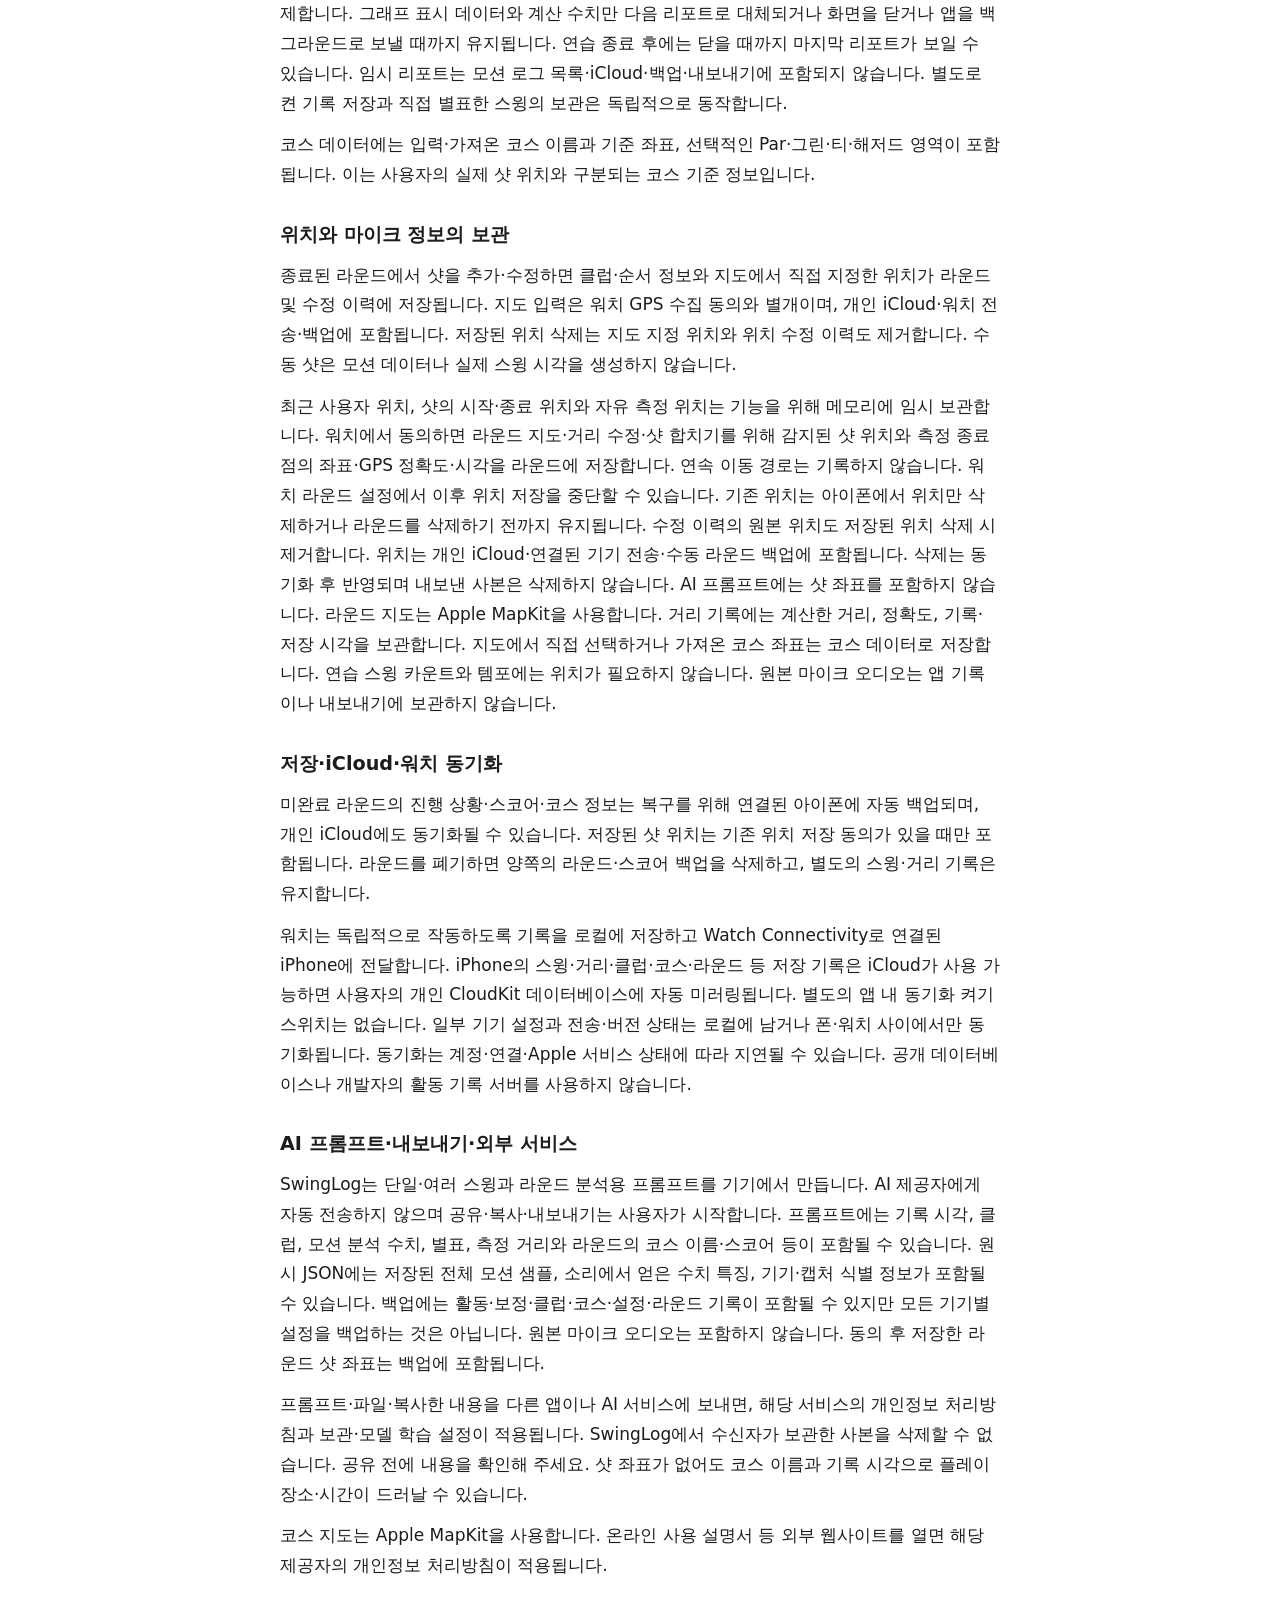
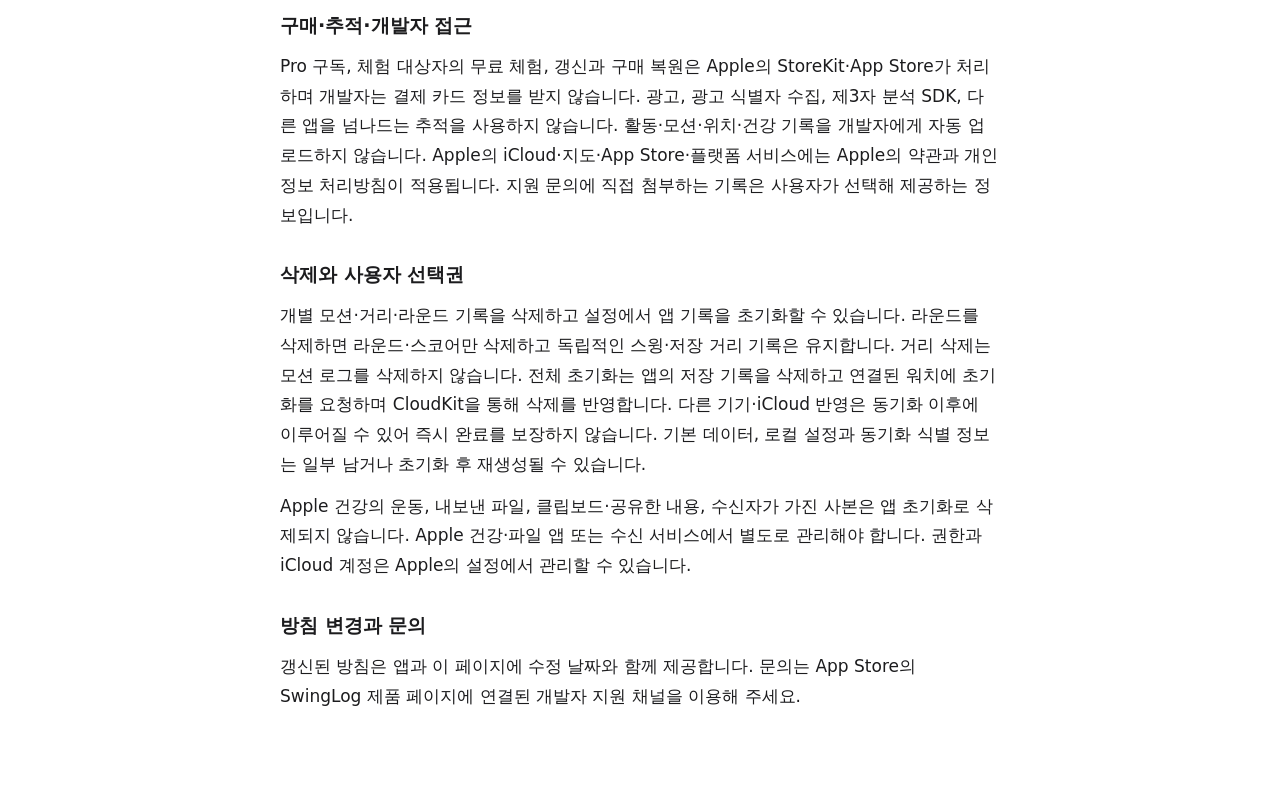
<file: ko.html>
<!doctype html><html lang="ko"><meta charset="utf-8"><meta name="viewport" content="width=device-width,initial-scale=1"><title>SwingLog Privacy Policy</title><style>
:root{color-scheme:light dark;--ink:#1c1c1e;--paper:#fff;--muted:#666;--accent:#16804b}
*{box-sizing:border-box}body{max-width:760px;margin:auto;padding:32px 20px 64px;background:var(--paper);color:var(--ink);font:17px/1.75 system-ui,-apple-system,sans-serif;overflow-wrap:anywhere}
nav{display:flex;gap:8px;flex-wrap:wrap;margin-bottom:28px}button{font:inherit;padding:8px 16px;border-radius:24px;border:1px solid var(--accent);color:var(--accent);background:transparent;cursor:pointer}button[aria-pressed=true]{background:var(--accent);color:white}button:focus-visible,a:focus-visible{outline:3px solid var(--accent);outline-offset:4px}
h1{font-size:1.8rem;line-height:1.3;margin:0 0 8px}h2{font-size:1.2rem;line-height:1.4;margin:32px 0 12px}p{margin:12px 0}.meta{color:var(--muted);font-size:.9rem}li{margin:8px 0}ul{padding-left:24px}a{color:var(--accent)}.guide-link{padding-top:24px;border-top:1px solid var(--muted);margin-top:32px}
@media(prefers-color-scheme:dark){:root{--ink:#eee;--paper:#101211;--muted:#bbb;--accent:#56cc93}button[aria-pressed=true]{color:#101211}}
@media print{nav{display:none}section[hidden]{display:none}}
</style><body><h1>SwingLog 개인정보 처리방침</h1>
<p class="meta">최종 업데이트: 2026년 10월 29일</p>
<h2>개요</h2>
<p>SwingLog는 iPhone과 Apple Watch용 골프 앱입니다. 별도의 SwingLog 사용자 계정이나 활동 기록을 받는 개발자의 중앙 서버가 없습니다. 기록은 기기에서 처리되며 Apple의 서비스를 통해 동기화될 수 있습니다. 아래에 설명한 내보내기·공유 기능으로 사용자가 다른 앱이나 서비스에 데이터를 전달할 수도 있습니다.</p>
<h2>권한과 사용 목적</h2>
<ul><li>Apple Watch 모션 및 피트니스: 스윙 감지, 추정 템포 계산, 스윙별 짧은 모션 샘플 기록에 사용합니다.</li><li>iPhone 위치: 거리 측정과 코스 기준점을 만들 때 지도 위치를 잡는 데 사용합니다. Apple Watch 위치: 그린·해저드 거리, 샷 거리와 독립적인 자유 거리 측정, 연습 스윙의 임시 그룹화, 스윙 위치와 측정 연결에 사용합니다. 진행 중인 라운드·운동 기능은 화면이 꺼져도 센서를 사용할 수 있습니다. 라운드 일시정지는 해당 센서 모니터링을 중단합니다.</li><li>Apple Watch 마이크: 감지된 스윙 주변의 짧은 소리 변화를 분석해 임팩트 시점을 추정하고 샷 거리 측정 전환을 보조합니다. 연습에서는 타격음 기능을 켰을 때, 라운드에서는 기본으로 사용 권한을 요청합니다. 추적 중 마이크가 작동할 수 있으며 배터리 절약 모드는 작동 구간을 제한합니다. 오디오 버퍼는 메모리에서 처리하고 녹음 파일을 저장하거나 전송하지 않습니다. 추정 소리 시점, 감지 점수, 소리 크기 등의 수치 특징은 모션 로그에 저장될 수 있습니다. iPhone에는 워치 기능을 위한 마이크 목적 문구가 선언되어 있지만 실제 소리 캡처는 워치에서 이루어집니다.</li><li>Apple Watch 건강: 운동 기록 읽기·쓰기 권한을 요청해 진행 중인 골프 운동을 복구하고, 활동이 기록되면 골프 운동을 저장합니다. 운동 시각과 시스템 운동 이벤트는 HealthKit을 통해 처리합니다. 심박수·의료 기록·운동 경로에 대한 별도 접근 권한은 요청하지 않습니다.</li><li>워치 연결은 Apple Watch Connectivity를 사용합니다. iPhone에는 워치 연결을 위한 로컬 네트워크 목적 문구가 있으며 별도의 LAN 탐색 서비스는 구현되어 있지 않습니다.</li></ul>
<p>센서 권한은 Apple의 설정에서 관리할 수 있습니다. 권한을 거부하면 관련 기능이 제한될 수 있습니다.</p>
<h2>기기에 저장하는 기록</h2>
<p>스윙 횟수와 기록 시각, 일일 목표, 클럽 목록과 입력·추정한 기준 비거리, 저장한 거리와 정확도, 통계 포함 여부, 템포 설정, 보정 프로필, 앱 설정 및 Pro 구매 권한 정보를 저장합니다. 라운드에는 코스 정보의 사본, 시작·종료 시각, 시작·현재 홀, 타수, 선택적으로 기록한 퍼팅 수, 스윙·거리 기록의 연결 정보를 저장합니다. 별표는 사용자가 선택한 기준 표시입니다.</p>
<p>모션 로그에는 스윙별 짧은 가속도·회전·자세·중력·쿼터니언 샘플이 저장됩니다. 고속 샘플링을 사용하면 더 높은 빈도의 샘플이 추가될 수 있습니다. 캡처 정보에는 워치 모델, OS 버전, 샘플링·전송 정보, 주사용 손, 착용 손목·크라운 방향, 추정 타격음 수치 특징 등이 포함될 수 있습니다. 기기에서 만든 기록·워치 설치 식별자, 시각과 시간대 정보는 동기화와 기록 연결에 쓰이며 광고 식별자가 아닙니다.</p>
<p>연습 모션 샘플은 모션 기록을 켜거나 별표한 스윙을 보관할 때 저장됩니다. 라운드 모드는 연습 기록 토글과 별개로 감지된 스윙 샘플을 기록하고, 일부 연습 후보는 정리 로직에 따라 제거됩니다. 그 외 저장된 기록은 삭제할 때까지 보관합니다. 연속된 원본 모션 녹화는 저장하지 않습니다.</p>
<p>실시간 연습 리포트는 Pro가 없거나 모션 로그 저장이 꺼져 있어도 워치의 짧은 50Hz 스윙 샘플을 연결된 아이폰에 전달할 수 있습니다. 아이폰 리포트가 화면에 열려 있고 워치와 즉시 통신할 수 있을 때만 임시 전송합니다. 샘플은 메모리에서 처리하고 원본 캡처 버퍼는 처리 후 해제합니다. 그래프 표시 데이터와 계산 수치만 다음 리포트로 대체되거나 화면을 닫거나 앱을 백그라운드로 보낼 때까지 유지됩니다. 연습 종료 후에는 닫을 때까지 마지막 리포트가 보일 수 있습니다. 임시 리포트는 모션 로그 목록·iCloud·백업·내보내기에 포함되지 않습니다. 별도로 켠 기록 저장과 직접 별표한 스윙의 보관은 독립적으로 동작합니다.</p>
<p>코스 데이터에는 입력·가져온 코스 이름과 기준 좌표, 선택적인 Par·그린·티·해저드 영역이 포함됩니다. 이는 사용자의 실제 샷 위치와 구분되는 코스 기준 정보입니다.</p>
<h2>위치와 마이크 정보의 보관</h2>
<p>종료된 라운드에서 샷을 추가·수정하면 클럽·순서 정보와 지도에서 직접 지정한 위치가 라운드 및 수정 이력에 저장됩니다. 지도 입력은 워치 GPS 수집 동의와 별개이며, 개인 iCloud·워치 전송·백업에 포함됩니다. 저장된 위치 삭제는 지도 지정 위치와 위치 수정 이력도 제거합니다. 수동 샷은 모션 데이터나 실제 스윙 시각을 생성하지 않습니다.</p>
<p>최근 사용자 위치, 샷의 시작·종료 위치와 자유 측정 위치는 기능을 위해 메모리에 임시 보관합니다. 워치에서 동의하면 라운드 지도·거리 수정·샷 합치기를 위해 감지된 샷 위치와 측정 종료점의 좌표·GPS 정확도·시각을 라운드에 저장합니다. 연속 이동 경로는 기록하지 않습니다. 워치 라운드 설정에서 이후 위치 저장을 중단할 수 있습니다. 기존 위치는 아이폰에서 위치만 삭제하거나 라운드를 삭제하기 전까지 유지됩니다. 수정 이력의 원본 위치도 저장된 위치 삭제 시 제거합니다. 위치는 개인 iCloud·연결된 기기 전송·수동 라운드 백업에 포함됩니다. 삭제는 동기화 후 반영되며 내보낸 사본은 삭제하지 않습니다. AI 프롬프트에는 샷 좌표를 포함하지 않습니다. 라운드 지도는 Apple MapKit을 사용합니다. 거리 기록에는 계산한 거리, 정확도, 기록·저장 시각을 보관합니다. 지도에서 직접 선택하거나 가져온 코스 좌표는 코스 데이터로 저장합니다. 연습 스윙 카운트와 템포에는 위치가 필요하지 않습니다. 원본 마이크 오디오는 앱 기록이나 내보내기에 보관하지 않습니다.</p>
<h2>저장·iCloud·워치 동기화</h2>
<p>미완료 라운드의 진행 상황·스코어·코스 정보는 복구를 위해 연결된 아이폰에 자동 백업되며, 개인 iCloud에도 동기화될 수 있습니다. 저장된 샷 위치는 기존 위치 저장 동의가 있을 때만 포함됩니다. 라운드를 폐기하면 양쪽의 라운드·스코어 백업을 삭제하고, 별도의 스윙·거리 기록은 유지합니다.</p>
<p>워치는 독립적으로 작동하도록 기록을 로컬에 저장하고 Watch Connectivity로 연결된 iPhone에 전달합니다. iPhone의 스윙·거리·클럽·코스·라운드 등 저장 기록은 iCloud가 사용 가능하면 사용자의 개인 CloudKit 데이터베이스에 자동 미러링됩니다. 별도의 앱 내 동기화 켜기 스위치는 없습니다. 일부 기기 설정과 전송·버전 상태는 로컬에 남거나 폰·워치 사이에서만 동기화됩니다. 동기화는 계정·연결·Apple 서비스 상태에 따라 지연될 수 있습니다. 공개 데이터베이스나 개발자의 활동 기록 서버를 사용하지 않습니다.</p>
<h2>AI 프롬프트·내보내기·외부 서비스</h2>
<p>SwingLog는 단일·여러 스윙과 라운드 분석용 프롬프트를 기기에서 만듭니다. AI 제공자에게 자동 전송하지 않으며 공유·복사·내보내기는 사용자가 시작합니다. 프롬프트에는 기록 시각, 클럽, 모션 분석 수치, 별표, 측정 거리와 라운드의 코스 이름·스코어 등이 포함될 수 있습니다. 원시 JSON에는 저장된 전체 모션 샘플, 소리에서 얻은 수치 특징, 기기·캡처 식별 정보가 포함될 수 있습니다. 백업에는 활동·보정·클럽·코스·설정·라운드 기록이 포함될 수 있지만 모든 기기별 설정을 백업하는 것은 아닙니다. 원본 마이크 오디오는 포함하지 않습니다. 동의 후 저장한 라운드 샷 좌표는 백업에 포함됩니다.</p>
<p>프롬프트·파일·복사한 내용을 다른 앱이나 AI 서비스에 보내면, 해당 서비스의 개인정보 처리방침과 보관·모델 학습 설정이 적용됩니다. SwingLog에서 수신자가 보관한 사본을 삭제할 수 없습니다. 공유 전에 내용을 확인해 주세요. 샷 좌표가 없어도 코스 이름과 기록 시각으로 플레이 장소·시간이 드러날 수 있습니다.</p>
<p>코스 지도는 Apple MapKit을 사용합니다. 온라인 사용 설명서 등 외부 웹사이트를 열면 해당 제공자의 개인정보 처리방침이 적용됩니다.</p>
<h2>구매·추적·개발자 접근</h2>
<p>Pro 구독, 체험 대상자의 무료 체험, 갱신과 구매 복원은 Apple의 StoreKit·App Store가 처리하며 개발자는 결제 카드 정보를 받지 않습니다. 광고, 광고 식별자 수집, 제3자 분석 SDK, 다른 앱을 넘나드는 추적을 사용하지 않습니다. 활동·모션·위치·건강 기록을 개발자에게 자동 업로드하지 않습니다. Apple의 iCloud·지도·App Store·플랫폼 서비스에는 Apple의 약관과 개인정보 처리방침이 적용됩니다. 지원 문의에 직접 첨부하는 기록은 사용자가 선택해 제공하는 정보입니다.</p>
<h2>삭제와 사용자 선택권</h2>
<p>개별 모션·거리·라운드 기록을 삭제하고 설정에서 앱 기록을 초기화할 수 있습니다. 라운드를 삭제하면 라운드·스코어만 삭제하고 독립적인 스윙·저장 거리 기록은 유지합니다. 거리 삭제는 모션 로그를 삭제하지 않습니다. 전체 초기화는 앱의 저장 기록을 삭제하고 연결된 워치에 초기화를 요청하며 CloudKit을 통해 삭제를 반영합니다. 다른 기기·iCloud 반영은 동기화 이후에 이루어질 수 있어 즉시 완료를 보장하지 않습니다. 기본 데이터, 로컬 설정과 동기화 식별 정보는 일부 남거나 초기화 후 재생성될 수 있습니다.</p>
<p>Apple 건강의 운동, 내보낸 파일, 클립보드·공유한 내용, 수신자가 가진 사본은 앱 초기화로 삭제되지 않습니다. Apple 건강·파일 앱 또는 수신 서비스에서 별도로 관리해야 합니다. 권한과 iCloud 계정은 Apple의 설정에서 관리할 수 있습니다.</p>
<h2>방침 변경과 문의</h2>
<p>갱신된 방침은 앱과 이 페이지에 수정 날짜와 함께 제공합니다. 문의는 App Store의 SwingLog 제품 페이지에 연결된 개발자 지원 채널을 이용해 주세요.</p></body></html>
</file>
<file: guide/assets/guide.css>
:root{color-scheme:light dark;--bg:#f5f7f3;--paper:#fff;--ink:#192c25;--muted:#53665b;--line:#dce5dc;--accent:#146a42;--wash:#e8f2e7}
*{box-sizing:border-box}html{scroll-padding-top:6rem}body{margin:0;background:var(--bg);color:var(--ink);font:17px/1.8 system-ui,-apple-system,BlinkMacSystemFont,'Segoe UI',sans-serif;overflow-wrap:anywhere}
a{color:var(--accent);text-underline-offset:3px}a:hover{text-decoration-thickness:2px}button,input{font:inherit}button{cursor:pointer}a:focus-visible,button:focus-visible,input:focus-visible,summary:focus-visible,[tabindex]:focus-visible{outline:3px solid #d88c12;outline-offset:4px}
.skip{position:fixed;left:1rem;top:-5rem;z-index:20;background:var(--paper);padding:1rem}.skip:focus{top:1rem}
header{position:sticky;top:0;z-index:5;display:flex;align-items:center;justify-content:space-between;gap:1rem;padding:1rem max(1.2rem,calc((100vw - 1240px)/2));background:var(--paper);border-bottom:1px solid var(--line)}.brand{text-decoration:none;color:var(--ink);font-size:1.2rem;font-weight:800;letter-spacing:-.04em}.brand span{color:var(--accent)}.languages{display:flex;gap:.35rem;flex-wrap:wrap}.languages a{padding:.25rem .65rem;border-radius:999px;text-decoration:none;font-size:.88rem}.languages [aria-current]{background:var(--accent);color:#fff}
.layout{display:grid;grid-template-columns:255px minmax(0,1fr);gap:3rem;max-width:1240px;margin:auto;padding:2.5rem 1.5rem 5rem}aside{position:sticky;top:6rem;max-height:calc(100vh - 7rem);overflow:auto;align-self:start;padding-right:.8rem}summary{font-weight:700;cursor:pointer}nav ol{list-style:none;padding:0;margin:1rem 0}nav li{line-height:1.5;margin:.5rem 0}nav a{display:block;color:var(--muted);text-decoration:none;font-size:.9rem;padding:.2rem 0}nav a:hover{color:var(--accent)}.tools{margin:1rem 0}.tools label{font-size:.85rem;font-weight:600;display:block}input{width:100%;padding:.65rem .8rem;border:1px solid var(--line);border-radius:10px;background:var(--paper);color:var(--ink)}button{padding:.5rem .8rem;background:var(--paper);color:var(--accent);border:1px solid var(--line);border-radius:10px}.tools button{margin:.6rem .3rem 0 0;font-size:.85rem}
main{min-width:0}.eyebrow{color:var(--accent);font-size:.8rem;font-weight:750;letter-spacing:.12em}h1{font-size:clamp(2rem,4vw,3.2rem);line-height:1.2;letter-spacing:-.04em;margin:.7rem 0 1.6rem}h2{font-size:1.55rem;line-height:1.4;margin:0 0 1.1rem;letter-spacing:-.025em}h2 a{text-decoration:none;color:inherit}.intro{padding:0 .4rem 1.5rem}.intro p{color:var(--muted)}section{background:var(--paper);border:1px solid var(--line);border-radius:18px;padding:2rem;margin:1.5rem 0}p{margin:1rem 0}li{padding-left:.15rem;margin:.6rem 0}strong{font-weight:700}code{background:var(--wash);padding:.12rem .3rem;border-radius:4px}.table-wrap{overflow-x:auto;margin:1.2rem 0}table{border-collapse:collapse;width:100%;font-size:.94rem;min-width:480px}th,td{border-bottom:1px solid var(--line);padding:.7rem .65rem;text-align:left;vertical-align:top}th{background:var(--wash)}figure{margin:1.5rem 0;text-align:center}figure img{max-width:100%;width:280px;height:auto;border-radius:18px;border:1px solid var(--line)}figcaption{font-size:.86rem;color:var(--muted);margin:.7rem auto;max-width:34rem}footer{border-top:1px solid var(--line);padding:2rem;text-align:center;color:var(--muted);font-size:.9rem}[hidden]{display:none!important}.empty{padding:2rem;border:1px dashed var(--line)}
.notice{border-left:4px solid var(--accent);background:var(--wash);padding:1rem 1.2rem;border-radius:10px;margin:1.2rem 0}.notice p{margin:.4rem 0}.notice p:first-child{margin-top:0}.notice p:last-child{margin-bottom:0}
@media(max-width:850px){header{padding:.8rem 1rem}.layout{display:block;padding:1rem 1rem 3rem}aside{position:static;max-height:none;padding:0;margin-bottom:1.5rem}aside details{background:var(--paper);padding:1rem;border-radius:14px;border:1px solid var(--line)}section{padding:1.3rem;border-radius:14px}h2{font-size:1.35rem}.intro{padding-top:1rem}}
@media(prefers-color-scheme:dark){:root{--bg:#101b16;--paper:#18271f;--ink:#e4eee7;--muted:#b5c6bb;--line:#354b3d;--accent:#82db9f;--wash:#23392a}.languages [aria-current]{color:#102318}}
@media print{header,aside,.skip,.empty{display:none!important}.layout{display:block;padding:0;max-width:none}body{font-size:11pt;background:white;color:black}section{display:block!important;border:none;border-top:1px solid #aaa;border-radius:0;padding:1rem 0;break-inside:auto}h2{break-after:avoid}a{color:inherit}table{min-width:0}img{max-height:330px;object-fit:contain}footer{padding:.5rem}}
</file>
